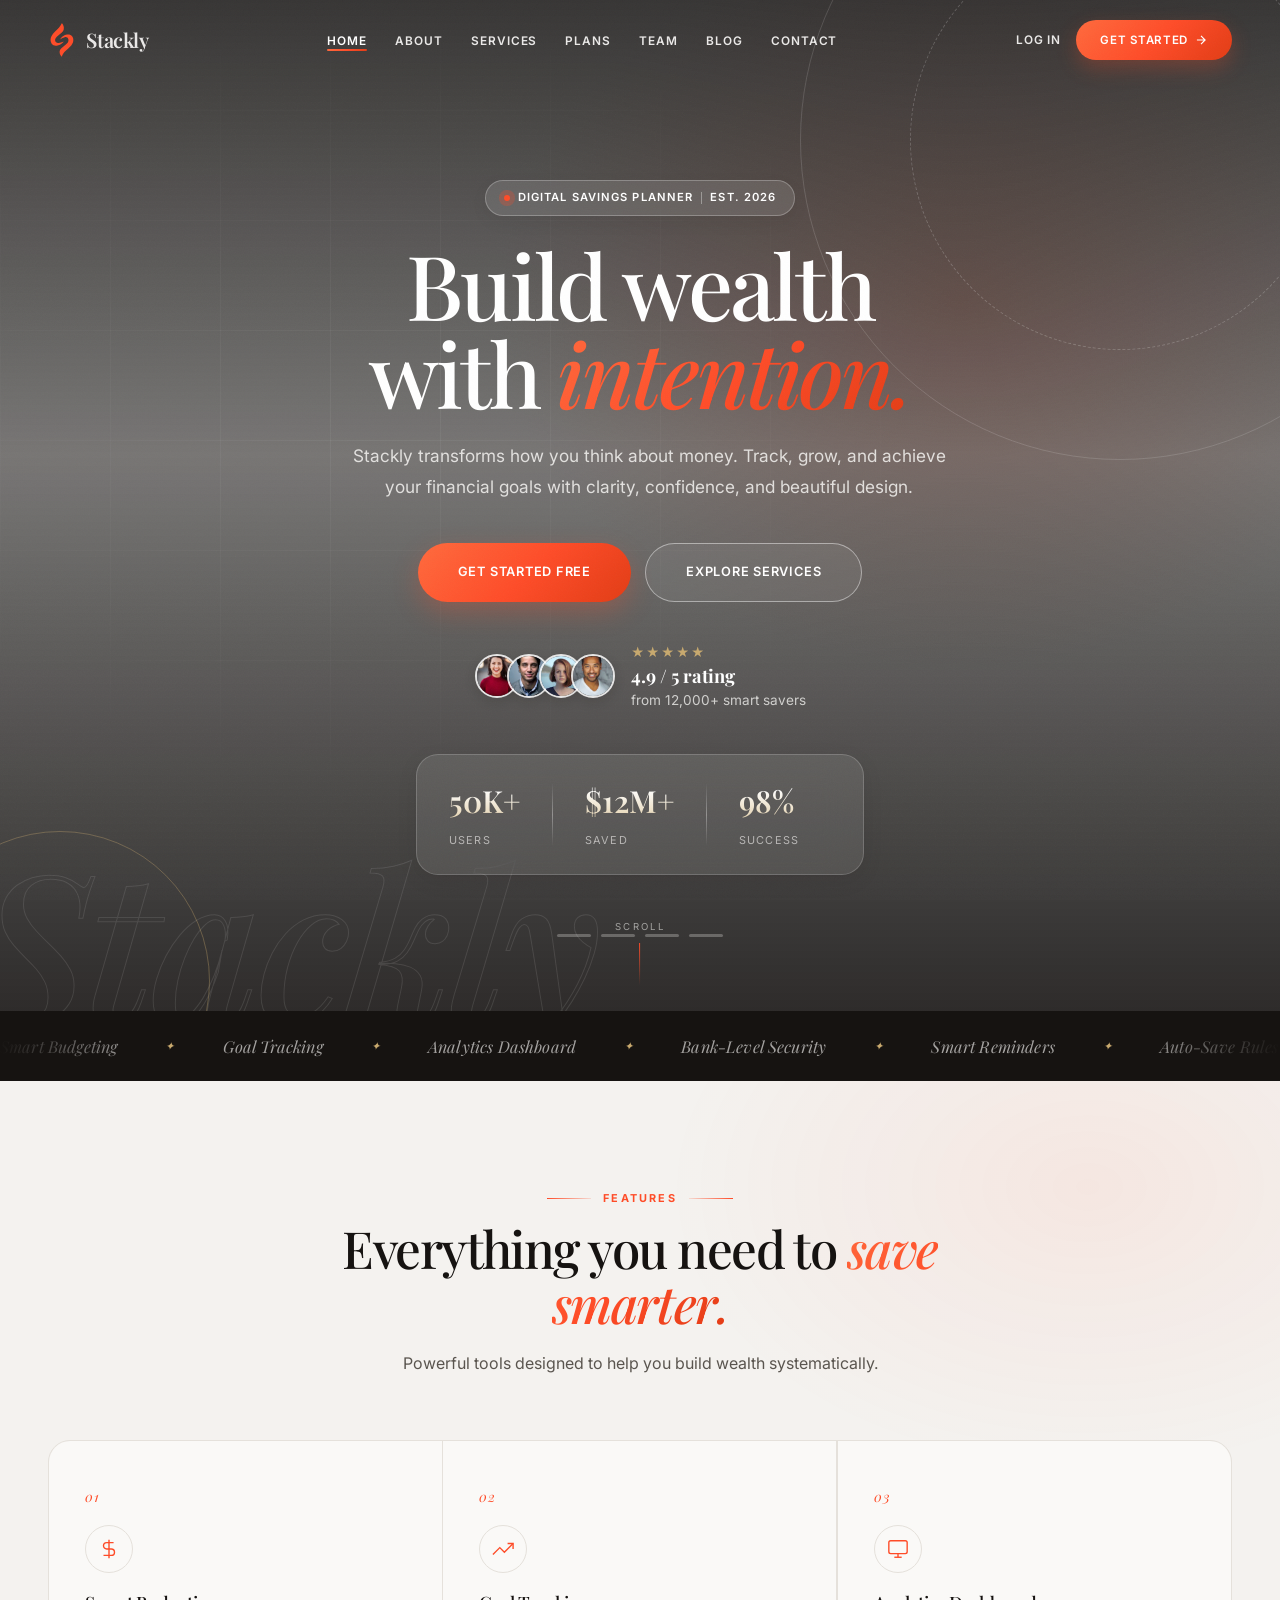
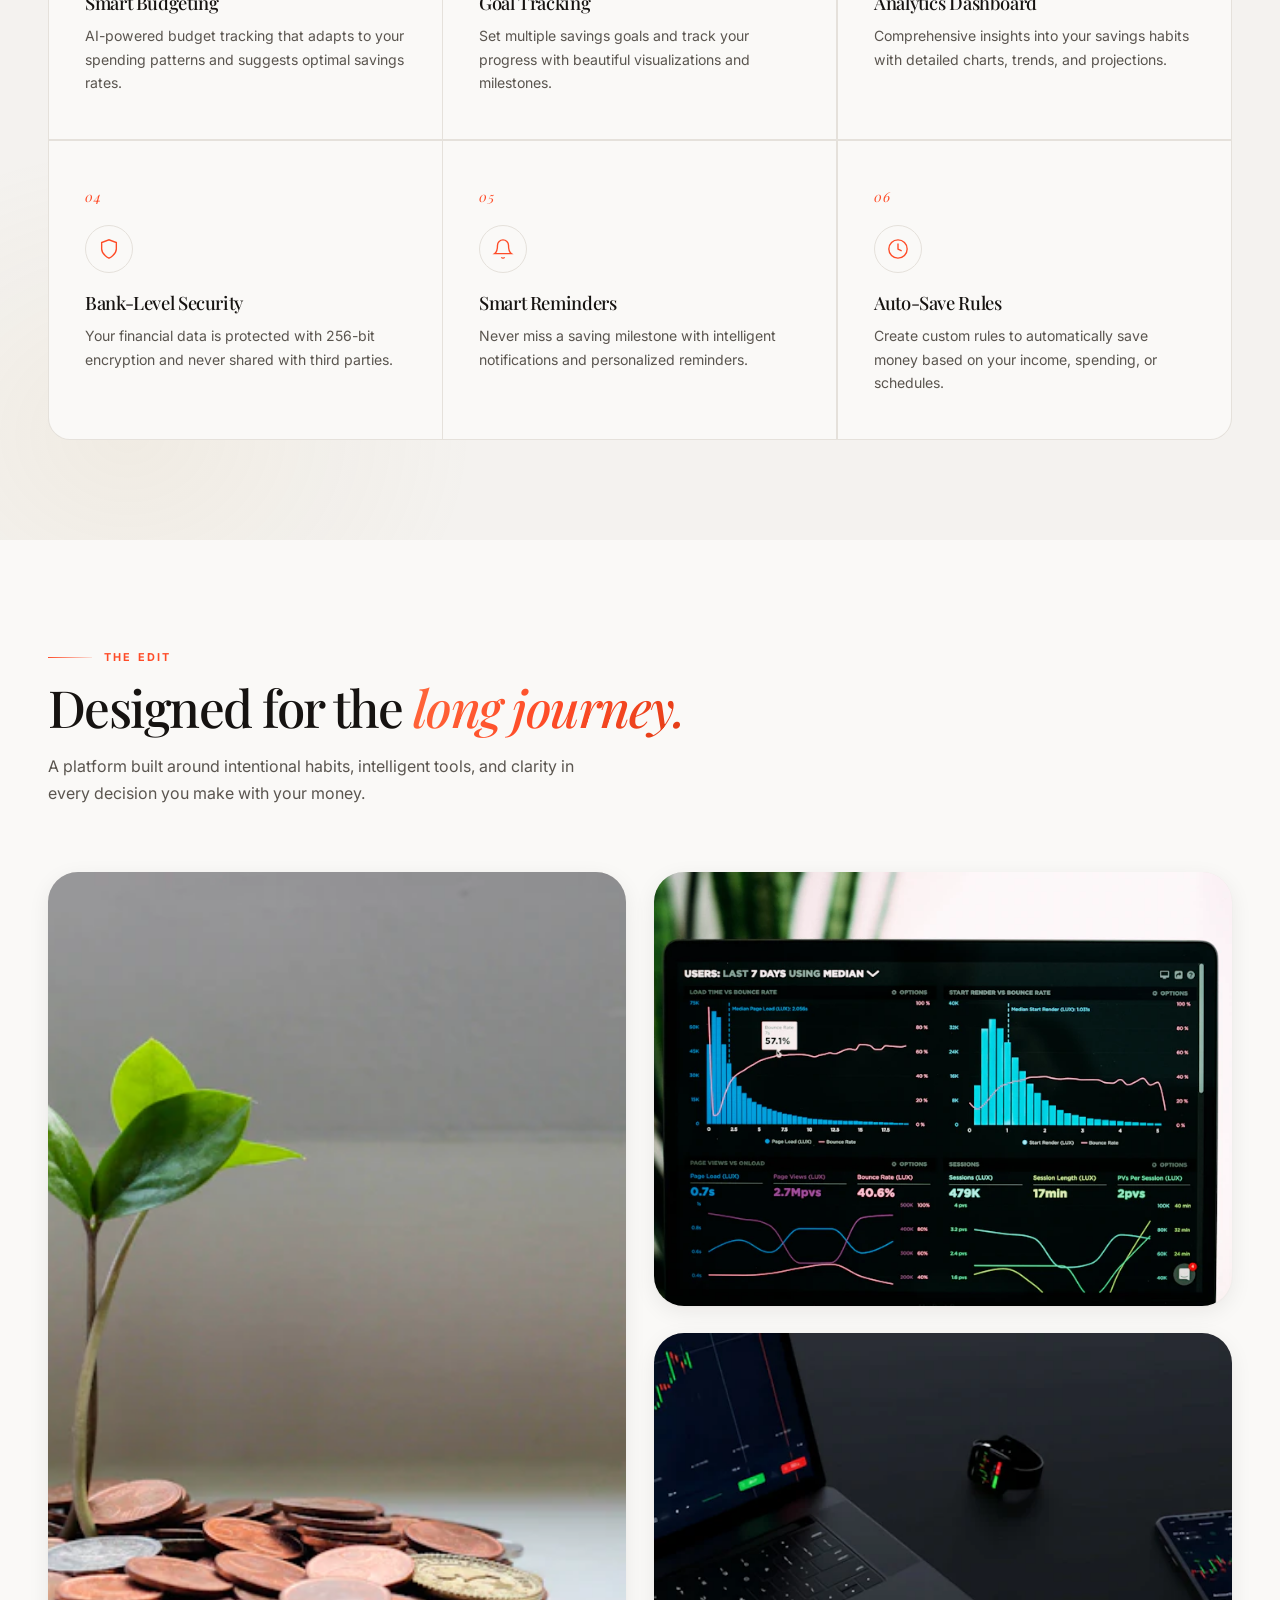
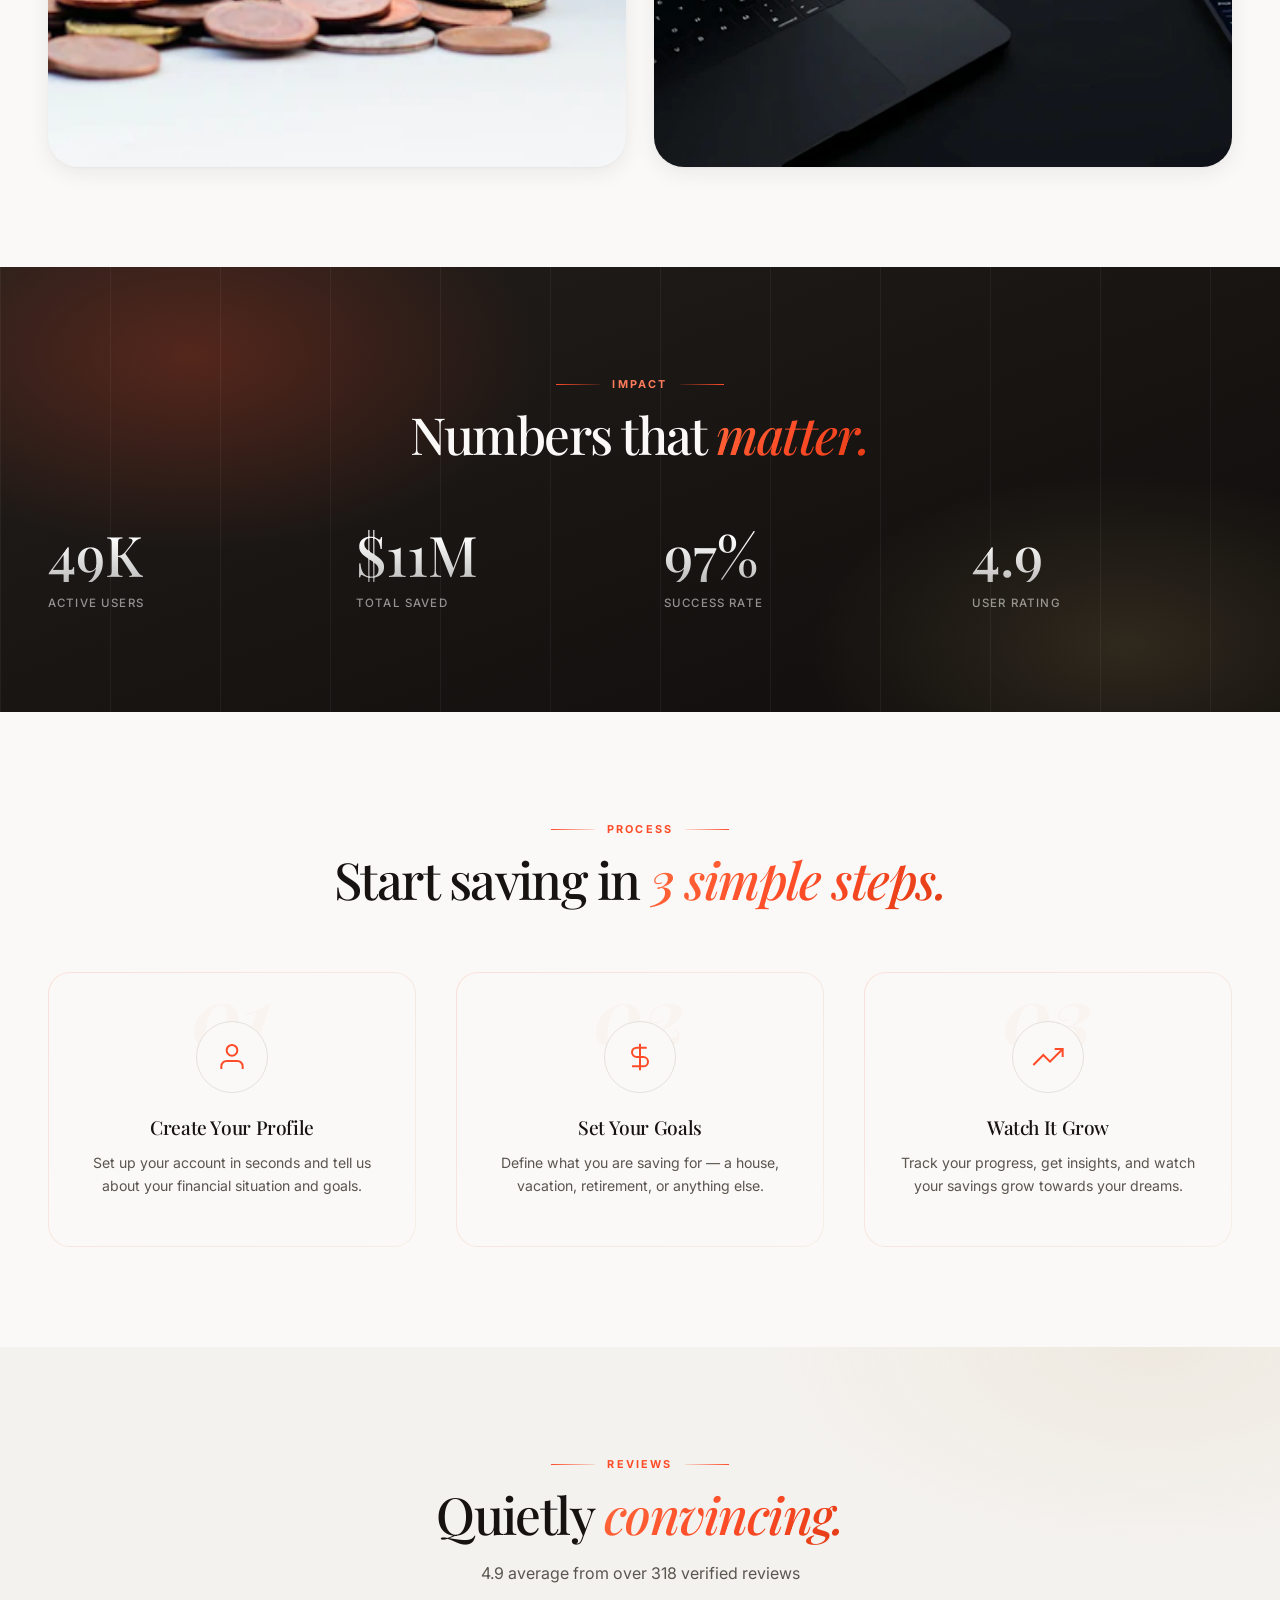
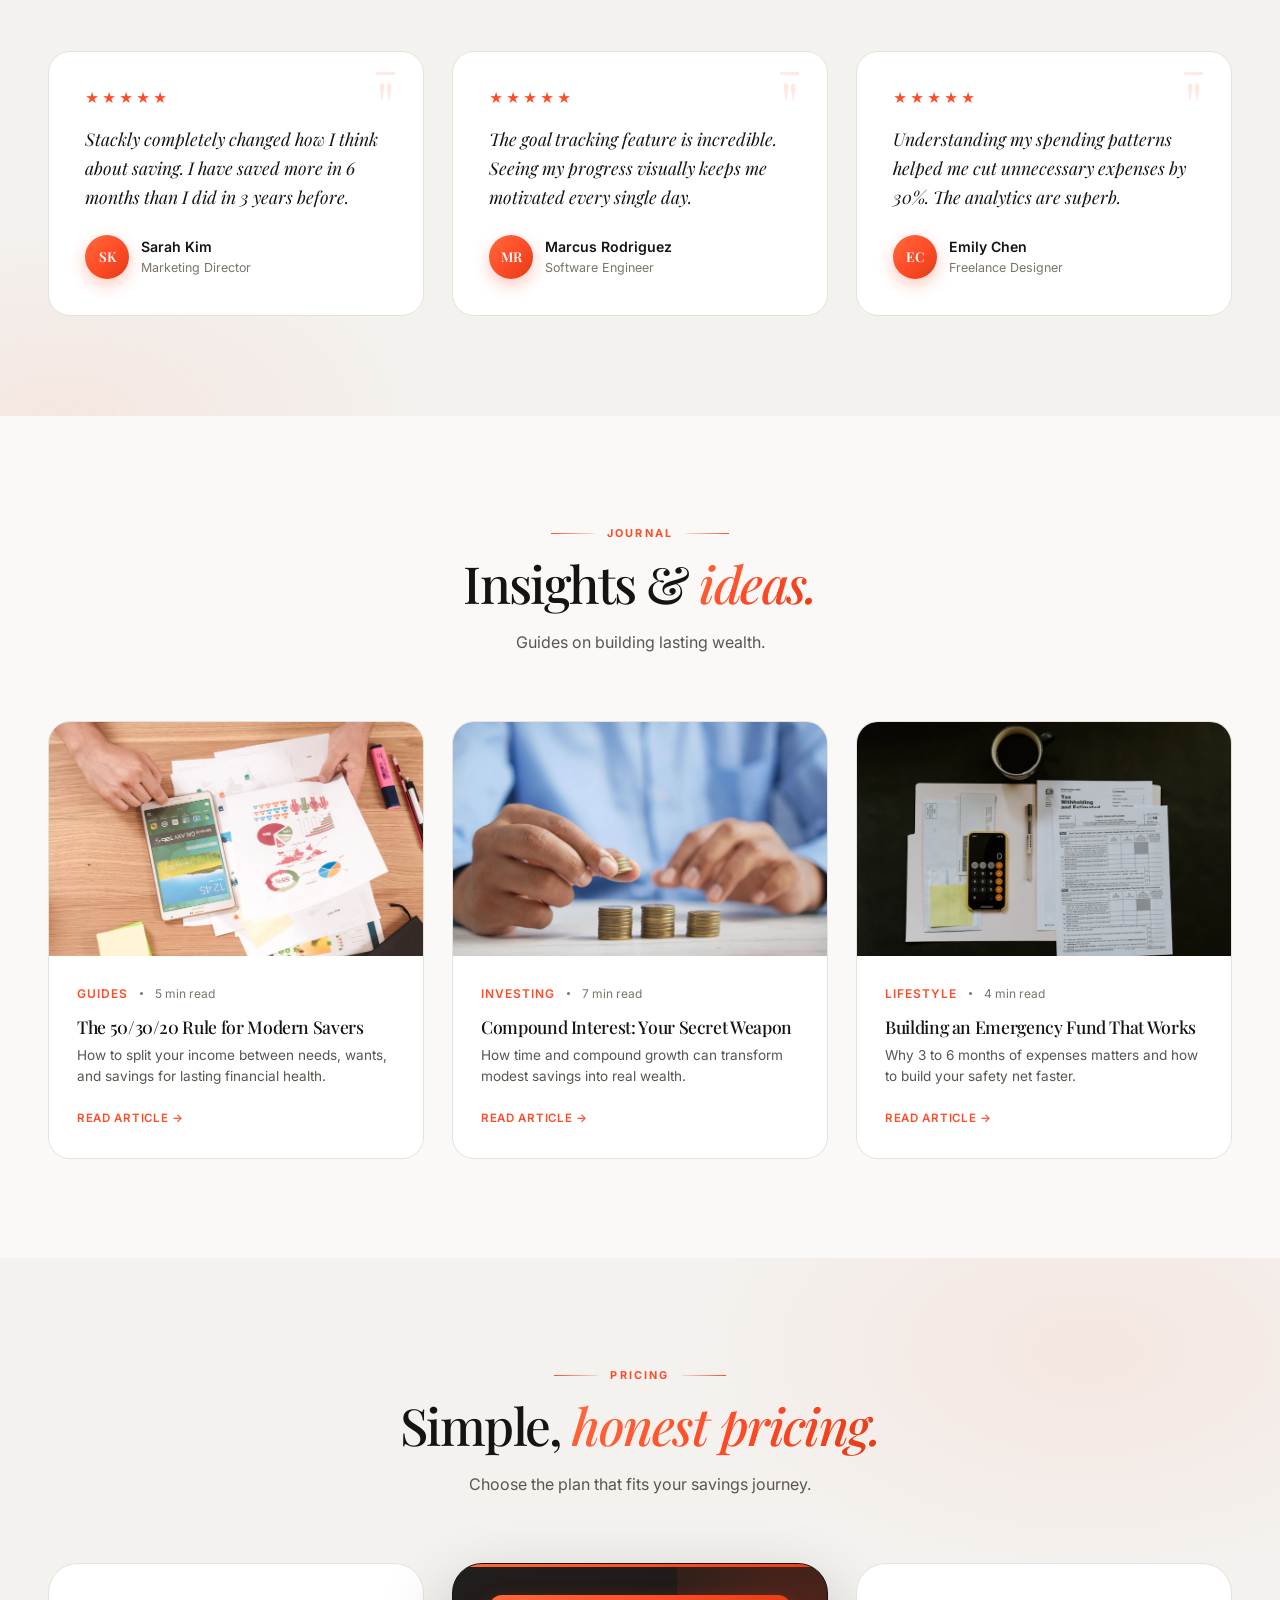
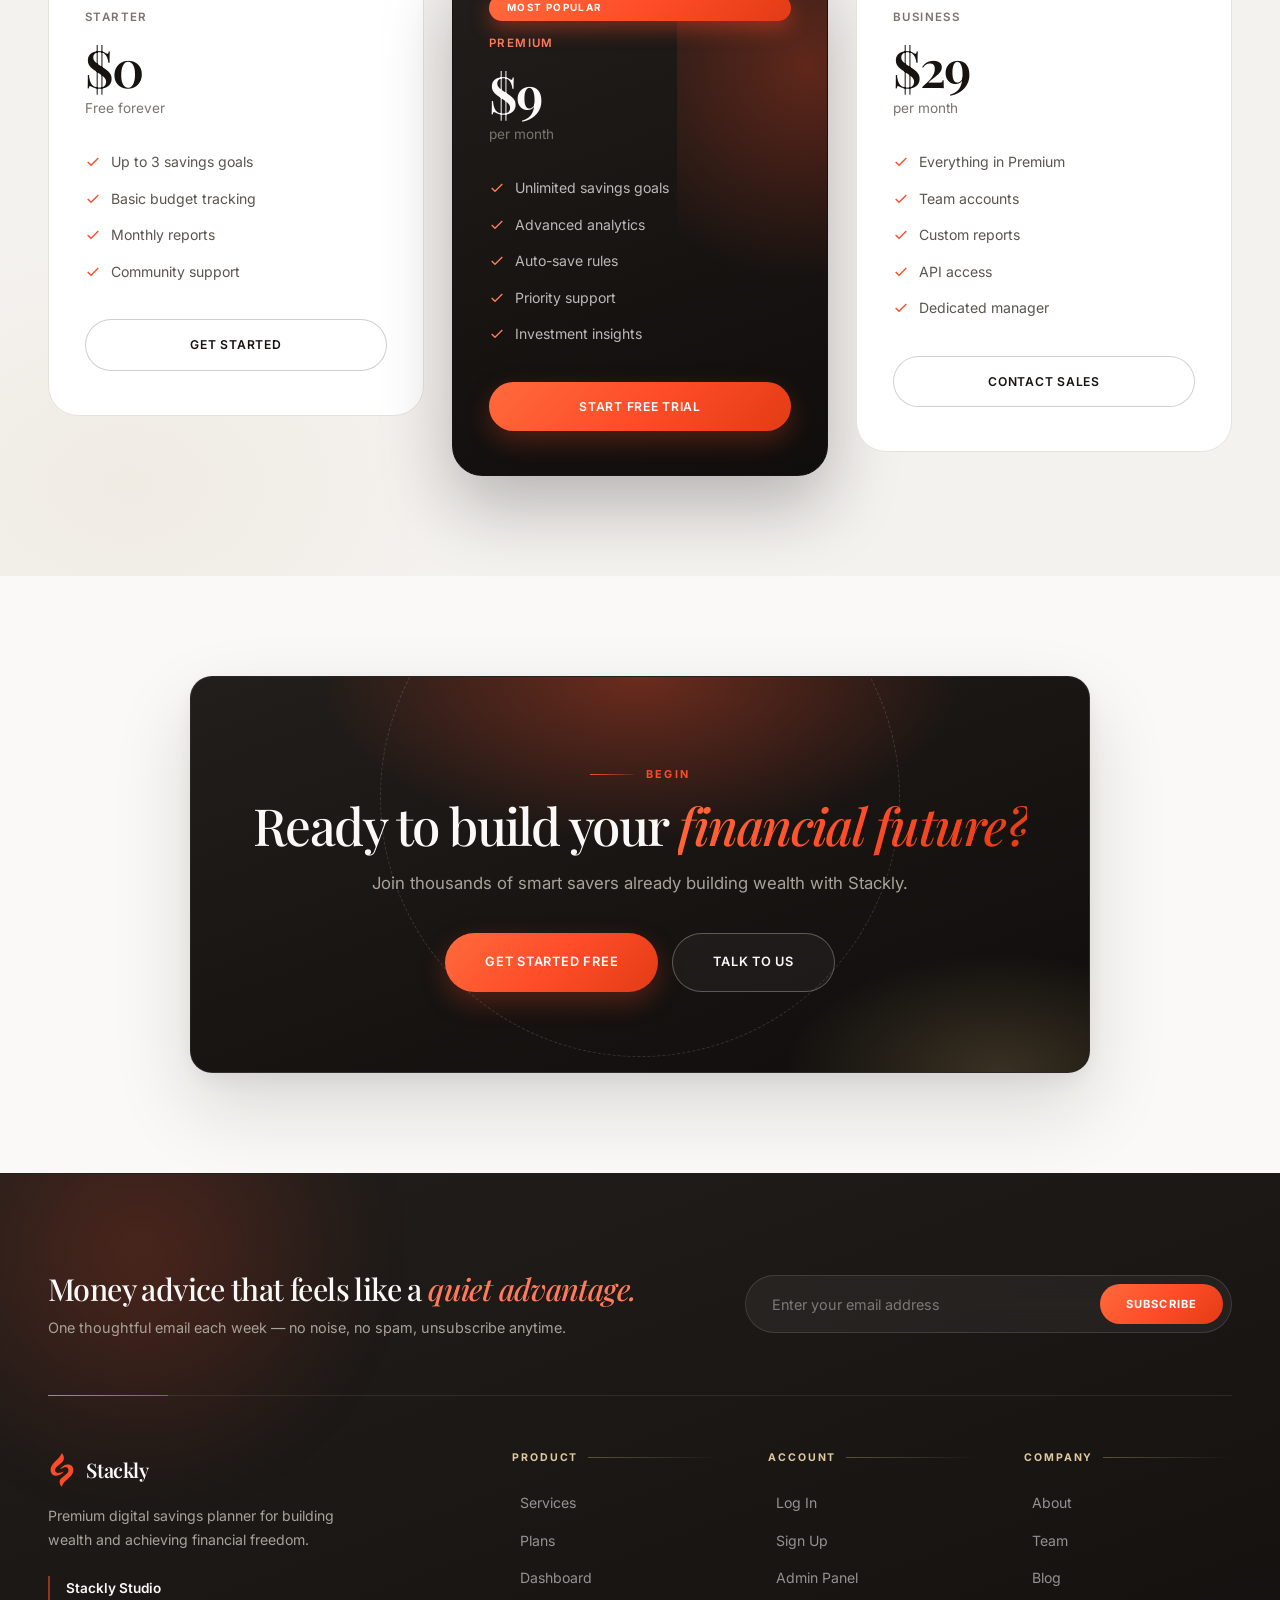
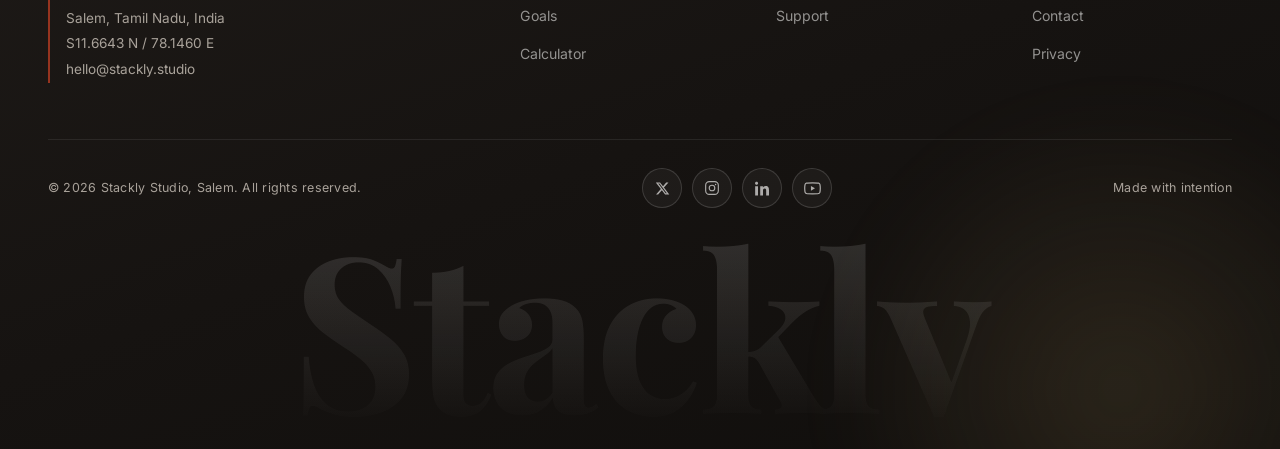
<file: index.html>
<!DOCTYPE html>
<html lang="en">
<head>
    <meta charset="UTF-8">
    <meta name="viewport" content="width=device-width, initial-scale=1.0">
    <title>Stackly — Digital Savings Planner</title>
    <link rel="stylesheet" href="css/style.css">
    <noscript><style>.sec-head .sec-title,.sec-head .sec-sub{opacity:1!important;transform:none!important}.sec-head .sec-label::before,.sec-head .sec-label::after{transform:none!important}.reveal{opacity:1!important;transform:none!important}.preloader{display:none!important}.hero-bg:nth-child(1){opacity:1}</style></noscript>
</head>
<body class="dark-hero">
    <!-- Preloader -->
    <div class="preloader" id="preloader">
        <div class="pre-logo">
            <div class="pre-ring"></div>
            <svg viewBox="398 82 212 290" xmlns="http://www.w3.org/2000/svg"><path fill="#fe4c28" d="M419.71,256.18 C408,235.74 410.22,215.61 419.89,195.68 C426.37,182.32 436.26,171.44 446.51,160.9 C457.08,150.04 468.78,140.35 478.79,128.9 C487.41,119.04 494.8,108.46 500.03,96.43 C500.74,94.8 501,92.85 502.79,91.71 C503.21,91.84 503.88,91.82 504.1,92.13 C514.53,106.34 522,121.48 518.29,139.86 C515.93,151.5 508.99,160.31 500.3,167.94 C487.79,178.93 473.63,187.95 462.05,200.04 C456.22,206.12 451.19,212.66 449.15,221.05 C445.38,236.57 454.27,249.2 470.2,250.78 C485.24,252.27 499.3,248.88 512.63,242 C514.02,241.28 515.21,239.79 517.06,240.55 C517.83,242.06 516.69,242.79 515.92,243.56 C502.48,256.92 487.52,267.97 468.59,271.95 C447.92,276.29 431.27,272.38 419.71,256.18z"/><path fill="#fe4c28" d="M536.35,311.35 C521.09,325.62 508.63,341.45 501.64,361.3 C500.58,360.86 499.8,360.78 499.46,360.35 C491.32,350.11 485.46,338.91 484.71,325.53 C484.03,313.54 489.24,303.91 496.95,295.36 C506.74,284.51 519.09,276.7 530.33,267.57 C539.68,259.98 548.93,252.35 553.65,240.72 C556.25,234.32 556.8,227.72 555.17,221.12 C551.96,208.2 539.4,200.89 526.17,203.88 C513.91,206.65 503.24,212.7 493.08,219.82 C492.04,220.55 491.27,221.85 489.66,221.56 C488.66,220.29 489.65,219.35 490.29,218.48 C503.85,199.98 521.51,187.67 544.32,183.64 C574.74,178.25 599.44,199.88 594.8,234.35 C592.54,251.2 583.63,264.79 572.58,277.16 C561.56,289.49 548.61,299.8 536.35,311.35z"/></svg>
        </div>
        <div class="pre-text">Stackly</div>
        <div class="pre-sub">Digital Savings Planner</div>
        <div class="pre-bar"><div class="pre-fill"></div></div>
        <div class="pre-pct">0%</div>
    </div>

    <!-- 1. Header -->
    <nav class="navbar">
        <div class="nav-wrap">
            <a href="index.html" class="logo">
                <div class="logo-icon"><svg viewBox="398 82 212 290" xmlns="http://www.w3.org/2000/svg"><path fill="#fe4c28" d="M419.71,256.18 C408,235.74 410.22,215.61 419.89,195.68 C426.37,182.32 436.26,171.44 446.51,160.9 C457.08,150.04 468.78,140.35 478.79,128.9 C487.41,119.04 494.8,108.46 500.03,96.43 C500.74,94.8 501,92.85 502.79,91.71 C503.21,91.84 503.88,91.82 504.1,92.13 C514.53,106.34 522,121.48 518.29,139.86 C515.93,151.5 508.99,160.31 500.3,167.94 C487.79,178.93 473.63,187.95 462.05,200.04 C456.22,206.12 451.19,212.66 449.15,221.05 C445.38,236.57 454.27,249.2 470.2,250.78 C485.24,252.27 499.3,248.88 512.63,242 C514.02,241.28 515.21,239.79 517.06,240.55 C517.83,242.06 516.69,242.79 515.92,243.56 C502.48,256.92 487.52,267.97 468.59,271.95 C447.92,276.29 431.27,272.38 419.71,256.18z"/><path fill="#fe4c28" d="M536.35,311.35 C521.09,325.62 508.63,341.45 501.64,361.3 C500.58,360.86 499.8,360.78 499.46,360.35 C491.32,350.11 485.46,338.91 484.71,325.53 C484.03,313.54 489.24,303.91 496.95,295.36 C506.74,284.51 519.09,276.7 530.33,267.57 C539.68,259.98 548.93,252.35 553.65,240.72 C556.25,234.32 556.8,227.72 555.17,221.12 C551.96,208.2 539.4,200.89 526.17,203.88 C513.91,206.65 503.24,212.7 493.08,219.82 C492.04,220.55 491.27,221.85 489.66,221.56 C488.66,220.29 489.65,219.35 490.29,218.48 C503.85,199.98 521.51,187.67 544.32,183.64 C574.74,178.25 599.44,199.88 594.8,234.35 C592.54,251.2 583.63,264.79 572.58,277.16 C561.56,289.49 548.61,299.8 536.35,311.35z"/></svg></div>
                <span class="logo-txt">Stackly</span>
            </a>
            <ul class="nav-links">
                <li><a href="index.html" class="active">Home</a></li>
                <li><a href="about.html">About</a></li>
                <li><a href="services.html">Services</a></li>
                <li><a href="plans.html">Plans</a></li>
                <li><a href="team.html">Team</a></li>
                <li><a href="blog.html">Blog</a></li>
                <li><a href="contact.html">Contact</a></li>
            </ul>
            <div class="nav-right">
                <a href="login.html" class="nav-login">Log In</a>
                <a href="login.html" class="btn-start">Get Started <svg width="14" height="14" viewBox="0 0 24 24" fill="none" stroke="currentColor" stroke-width="2"><path d="M5 12h14M12 5l7 7-7 7"/></svg></a>
            </div>
            <button class="burger" aria-label="Menu"><span></span><span></span><span></span></button>
        </div>
    </nav>

    <!-- 2. Hero -->
    <section class="hero has-bg">
        <div class="hero-bgs" aria-hidden="true">
            <div class="hero-bg" style="background-image:url('assets/photo-1454165804606-c3d57bc86b40-1920.webp')"></div>
            <div class="hero-bg" style="background-image:url('assets/photo-1579621970563-ebec7560ff3e-1920.webp')"></div>
            <div class="hero-bg" style="background-image:url('assets/photo-1460925895917-afdab827c52f-1920.webp')"></div>
            <div class="hero-bg" style="background-image:url('assets/photo-1507525428034-b723cf961d3e-1920.webp')"></div>
        </div>
        <div class="hero-shade"></div>
        <div class="hero-decor" aria-hidden="true">
            <span class="hd-ring r1"></span>
            <span class="hd-ring r2"></span>
            <span class="hd-ring r3"></span>
            <span class="hd-grid"></span>
            <span class="hd-word">Stackly</span>
        </div>
        <div class="container">
            <div class="hero-content">
                <div class="hero-badge"><span class="dot"></span> Digital Savings Planner <span class="sep"></span> Est. 2026</div>
                <h1 class="hero-title">
                    <span class="ln"><span>Build wealth</span></span>
                    <span class="ln"><span>with <em class="it">intention.</em></span></span>
                </h1>
                <p class="hero-sub">Stackly transforms how you think about money. Track, grow, and achieve your financial goals with clarity, confidence, and beautiful design.</p>
                <div class="hero-btns">
                    <a href="login.html" class="btn btn-brand btn-lg">Get Started Free</a>
                    <a href="services.html" class="btn btn-outline btn-lg">Explore Services</a>
                </div>
                <div class="hero-trust">
                    <div class="trust-avatars">
                        <img src="assets/photo-1494790108377-be9c29b29330-120.webp" alt="Stackly member" loading="lazy">
                        <img src="assets/photo-1500648767791-00dcc994a43e-120.webp" alt="Stackly member" loading="lazy">
                        <img src="assets/photo-1438761681033-6461ffad8d80-120.webp" alt="Stackly member" loading="lazy">
                        <img src="assets/photo-1507003211169-0a1dd7228f2d-120.webp" alt="Stackly member" loading="lazy">
                    </div>
                    <div class="trust-txt">
                        <span class="trust-stars">★★★★★</span>
                        <strong>4.9 / 5 rating</strong>
                        from 12,000+ smart savers
                    </div>
                </div>
                <div class="hero-stats">
                    <div><span class="hero-stat-val" data-count="50" data-suffix="K+">0</span><span class="hero-stat-lbl">Users</span></div>
                    <div><span class="hero-stat-val" data-count="12" data-prefix="$" data-suffix="M+">0</span><span class="hero-stat-lbl">Saved</span></div>
                    <div><span class="hero-stat-val" data-count="98" data-suffix="%">0</span><span class="hero-stat-lbl">Success</span></div>
                </div>
            </div>
        </div>
        <div class="hero-dots" aria-hidden="true"><span></span><span></span><span></span><span></span></div>
        <div class="hero-scroll" aria-hidden="true">Scroll</div>
    </section>

    <!-- 3. Marquee -->
    <div class="marquee">
        <div class="marquee-track">
            <span class="marquee-item">Smart Budgeting</span>
            <span class="marquee-item">Goal Tracking</span>
            <span class="marquee-item">Analytics Dashboard</span>
            <span class="marquee-item">Bank-Level Security</span>
            <span class="marquee-item">Smart Reminders</span>
            <span class="marquee-item">Auto-Save Rules</span>
            <span class="marquee-item">Wealth Building</span>
            <span class="marquee-item">Investment Insights</span>
            <span class="marquee-item">Smart Budgeting</span>
            <span class="marquee-item">Goal Tracking</span>
            <span class="marquee-item">Analytics Dashboard</span>
            <span class="marquee-item">Bank-Level Security</span>
            <span class="marquee-item">Smart Reminders</span>
            <span class="marquee-item">Auto-Save Rules</span>
            <span class="marquee-item">Wealth Building</span>
            <span class="marquee-item">Investment Insights</span>
        </div>
    </div>

    <!-- 4. Features -->
    <section class="section feat-bg">
        <div class="container">
            <div class="sec-head center reveal">
                <span class="sec-label">Features</span>
                <h2 class="sec-title">Everything you need to <em class="it">save smarter.</em></h2>
                <p class="sec-sub">Powerful tools designed to help you build wealth systematically.</p>
            </div>
            <div class="feat-grid">
                <div class="feat-card reveal"><span class="feat-num">01</span><div class="feat-icon"><svg width="22" height="22" viewBox="0 0 24 24" fill="none" stroke="currentColor" stroke-width="1.5"><path d="M12 2v20M17 5H9.5a3.5 3.5 0 000 7h5a3.5 3.5 0 010 7H6"/></svg></div><h3>Smart Budgeting</h3><p>AI-powered budget tracking that adapts to your spending patterns and suggests optimal savings rates.</p></div>
                <div class="feat-card reveal rd1"><span class="feat-num">02</span><div class="feat-icon"><svg width="22" height="22" viewBox="0 0 24 24" fill="none" stroke="currentColor" stroke-width="1.5"><path d="M23 6l-9.5 9.5-5-5L1 18"/><path d="M17 6h6v6"/></svg></div><h3>Goal Tracking</h3><p>Set multiple savings goals and track your progress with beautiful visualizations and milestones.</p></div>
                <div class="feat-card reveal rd2"><span class="feat-num">03</span><div class="feat-icon"><svg width="22" height="22" viewBox="0 0 24 24" fill="none" stroke="currentColor" stroke-width="1.5"><rect x="2" y="3" width="20" height="14" rx="2"/><line x1="8" y1="21" x2="16" y2="21"/><line x1="12" y1="17" x2="12" y2="21"/></svg></div><h3>Analytics Dashboard</h3><p>Comprehensive insights into your savings habits with detailed charts, trends, and projections.</p></div>
                <div class="feat-card reveal"><span class="feat-num">04</span><div class="feat-icon"><svg width="22" height="22" viewBox="0 0 24 24" fill="none" stroke="currentColor" stroke-width="1.5"><path d="M12 22s8-4 8-10V5l-8-3-8 3v7c0 6 8 10 8 10z"/></svg></div><h3>Bank-Level Security</h3><p>Your financial data is protected with 256-bit encryption and never shared with third parties.</p></div>
                <div class="feat-card reveal rd1"><span class="feat-num">05</span><div class="feat-icon"><svg width="22" height="22" viewBox="0 0 24 24" fill="none" stroke="currentColor" stroke-width="1.5"><path d="M18 8A6 6 0 006 8c0 7-3 9-3 9h18s-3-2-3-9"/><path d="M13.73 21a2 2 0 01-3.46 0"/></svg></div><h3>Smart Reminders</h3><p>Never miss a saving milestone with intelligent notifications and personalized reminders.</p></div>
                <div class="feat-card reveal rd2"><span class="feat-num">06</span><div class="feat-icon"><svg width="22" height="22" viewBox="0 0 24 24" fill="none" stroke="currentColor" stroke-width="1.5"><circle cx="12" cy="12" r="10"/><polyline points="12 6 12 12 16 14"/></svg></div><h3>Auto-Save Rules</h3><p>Create custom rules to automatically save money based on your income, spending, or schedules.</p></div>
            </div>
        </div>
    </section>

    <!-- 5. Showcase -->
    <section class="section">
        <div class="container">
            <div class="sec-head reveal">
                <span class="sec-label">The Edit</span>
                <h2 class="sec-title">Designed for the <em class="it">long journey.</em></h2>
                <p class="sec-sub">A platform built around intentional habits, intelligent tools, and clarity in every decision you make with your money.</p>
            </div>
            <div class="show-grid">
                <div class="show-card reveal">
                    <img src="assets/photo-1579621970563-ebec7560ff3e-800.webp" alt="Savings growth" loading="lazy">
                    <div class="show-ov"><span class="show-tag">Budgeting</span><div class="show-title">Track Every Dollar</div><div class="show-desc">Precision budgeting that adapts to your lifestyle</div></div>
                </div>
                <div class="show-card reveal rd1">
                    <img src="assets/photo-1551288049-bebda4e38f71-800.webp" alt="Analytics" loading="lazy">
                    <div class="show-ov"><span class="show-tag">Analytics</span><div class="show-title">Insightful Reports</div><div class="show-desc">Data-driven decisions for your finances</div></div>
                </div>
                <div class="show-card reveal rd2">
                    <img src="assets/photo-1642790106117-e829e14a795f-800.webp" alt="Investment" loading="lazy">
                    <div class="show-ov"><span class="show-tag">Automation</span><div class="show-title">Set &amp; Forget</div><div class="show-desc">Auto-save rules that work while you sleep</div></div>
                </div>
            </div>
        </div>
    </section>

    <!-- 6. Stats -->
    <section class="section stats-bg">
        <div class="container">
            <div class="sec-head center reveal">
                <span class="sec-label">Impact</span>
                <h2 class="sec-title" style="color:var(--text-inv);">Numbers that <em class="it">matter.</em></h2>
            </div>
            <div class="stats-grid">
                <div class="reveal"><div class="stat-val" data-count="50" data-suffix="K">0</div><div class="stat-lbl">Active Users</div></div>
                <div class="reveal rd1"><div class="stat-val" data-count="12" data-prefix="$" data-suffix="M">0</div><div class="stat-lbl">Total Saved</div></div>
                <div class="reveal rd2"><div class="stat-val" data-count="98" data-suffix="%">0</div><div class="stat-lbl">Success Rate</div></div>
                <div class="reveal rd3"><div class="stat-val" data-count="4.9" data-decimal="1">0</div><div class="stat-lbl">User Rating</div></div>
            </div>
        </div>
    </section>

    <!-- 7. How It Works -->
    <section class="section">
        <div class="container">
            <div class="sec-head center reveal">
                <span class="sec-label">Process</span>
                <h2 class="sec-title">Start saving in <em class="it">3 simple steps.</em></h2>
            </div>
            <div class="steps-grid">
                <div class="step-card reveal"><span class="step-num">01</span><div class="step-icon"><svg width="32" height="32" viewBox="0 0 24 24" fill="none" stroke="currentColor" stroke-width="1.5"><path d="M20 21v-2a4 4 0 00-4-4H8a4 4 0 00-4 4v2"/><circle cx="12" cy="7" r="4"/></svg></div><h3>Create Your Profile</h3><p>Set up your account in seconds and tell us about your financial situation and goals.</p></div>
                <div class="step-card reveal rd1"><span class="step-num">02</span><div class="step-icon"><svg width="32" height="32" viewBox="0 0 24 24" fill="none" stroke="currentColor" stroke-width="1.5"><path d="M12 2v20M17 5H9.5a3.5 3.5 0 000 7h5a3.5 3.5 0 010 7H6"/></svg></div><h3>Set Your Goals</h3><p>Define what you are saving for — a house, vacation, retirement, or anything else.</p></div>
                <div class="step-card reveal rd2"><span class="step-num">03</span><div class="step-icon"><svg width="32" height="32" viewBox="0 0 24 24" fill="none" stroke="currentColor" stroke-width="1.5"><path d="M23 6l-9.5 9.5-5-5L1 18"/><path d="M17 6h6v6"/></svg></div><h3>Watch It Grow</h3><p>Track your progress, get insights, and watch your savings grow towards your dreams.</p></div>
            </div>
        </div>
    </section>

    <!-- 8. Testimonials -->
    <section class="section testi-bg">
        <div class="container">
            <div class="sec-head center reveal">
                <span class="sec-label">Reviews</span>
                <h2 class="sec-title">Quietly <em class="it">convincing.</em></h2>
                <p class="sec-sub">4.9 average from over 318 verified reviews</p>
            </div>
            <div class="testi-grid">
                <div class="testi-card reveal">
                    <div class="testi-stars">★★★★★</div>
                    <p class="testi-quote">Stackly completely changed how I think about saving. I have saved more in 6 months than I did in 3 years before.</p>
                    <div class="testi-author"><div class="testi-avatar">SK</div><div><div class="testi-name">Sarah Kim</div><div class="testi-role">Marketing Director</div></div></div>
                </div>
                <div class="testi-card reveal rd1">
                    <div class="testi-stars">★★★★★</div>
                    <p class="testi-quote">The goal tracking feature is incredible. Seeing my progress visually keeps me motivated every single day.</p>
                    <div class="testi-author"><div class="testi-avatar">MR</div><div><div class="testi-name">Marcus Rodriguez</div><div class="testi-role">Software Engineer</div></div></div>
                </div>
                <div class="testi-card reveal rd2">
                    <div class="testi-stars">★★★★★</div>
                    <p class="testi-quote">Understanding my spending patterns helped me cut unnecessary expenses by 30%. The analytics are superb.</p>
                    <div class="testi-author"><div class="testi-avatar">EC</div><div><div class="testi-name">Emily Chen</div><div class="testi-role">Freelance Designer</div></div></div>
                </div>
            </div>
        </div>
    </section>

    <!-- 9. Blog Preview -->
    <section class="section">
        <div class="container">
            <div class="sec-head center reveal">
                <span class="sec-label">Journal</span>
                <h2 class="sec-title">Insights &amp; <em class="it">ideas.</em></h2>
                <p class="sec-sub">Guides on building lasting wealth.</p>
            </div>
            <div class="blog-grid">
                <div class="blog-card reveal">
                    <div class="blog-card-img"><img src="assets/photo-1434626881859-194d67b2b86f-800.webp" alt="Budget planning" loading="lazy"></div>
                    <div class="blog-card-body"><div class="blog-meta"><span class="cat">Guides</span><span class="dot"></span><span>5 min read</span></div><h3>The 50/30/20 Rule for Modern Savers</h3><p>How to split your income between needs, wants, and savings for lasting financial health.</p><a href="article.html?id=50-30-20-rule" class="blog-link">Read Article →</a></div>
                </div>
                <div class="blog-card reveal rd1">
                    <div class="blog-card-img"><img src="assets/photo-1633158829585-23ba8f7c8caf-800.webp" alt="Investment growth" loading="lazy"></div>
                    <div class="blog-card-body"><div class="blog-meta"><span class="cat">Investing</span><span class="dot"></span><span>7 min read</span></div><h3>Compound Interest: Your Secret Weapon</h3><p>How time and compound growth can transform modest savings into real wealth.</p><a href="article.html?id=compound-interest" class="blog-link">Read Article →</a></div>
                </div>
                <div class="blog-card reveal rd2">
                    <div class="blog-card-img"><img src="assets/photo-1554224154-26032ffc0d07-800.webp" alt="Financial planning" loading="lazy"></div>
                    <div class="blog-card-body"><div class="blog-meta"><span class="cat">Lifestyle</span><span class="dot"></span><span>4 min read</span></div><h3>Building an Emergency Fund That Works</h3><p>Why 3 to 6 months of expenses matters and how to build your safety net faster.</p><a href="article.html?id=emergency-fund-works" class="blog-link">Read Article →</a></div>
                </div>
            </div>
        </div>
    </section>

    <!-- 10. Plans Preview -->
    <section class="section feat-bg">
        <div class="container">
            <div class="sec-head center reveal">
                <span class="sec-label">Pricing</span>
                <h2 class="sec-title">Simple, <em class="it">honest pricing.</em></h2>
                <p class="sec-sub">Choose the plan that fits your savings journey.</p>
            </div>
            <div class="plan-grid">
                <div class="plan-card reveal">
                    <div class="plan-name">Starter</div>
                    <div class="plan-price">$0</div>
                    <div class="plan-period">Free forever</div>
                    <div class="plan-feats">
                        <div class="plan-feat"><svg width="16" height="16" viewBox="0 0 24 24" fill="none" stroke="currentColor" stroke-width="2"><polyline points="20 6 9 17 4 12"/></svg>Up to 3 savings goals</div>
                        <div class="plan-feat"><svg width="16" height="16" viewBox="0 0 24 24" fill="none" stroke="currentColor" stroke-width="2"><polyline points="20 6 9 17 4 12"/></svg>Basic budget tracking</div>
                        <div class="plan-feat"><svg width="16" height="16" viewBox="0 0 24 24" fill="none" stroke="currentColor" stroke-width="2"><polyline points="20 6 9 17 4 12"/></svg>Monthly reports</div>
                        <div class="plan-feat"><svg width="16" height="16" viewBox="0 0 24 24" fill="none" stroke="currentColor" stroke-width="2"><polyline points="20 6 9 17 4 12"/></svg>Community support</div>
                    </div>
                    <a href="login.html" class="btn btn-outline">Get Started</a>
                </div>
                <div class="plan-card popular reveal rd1">
                    <div class="plan-badge">Most Popular</div>
                    <div class="plan-name">Premium</div>
                    <div class="plan-price">$9</div>
                    <div class="plan-period">per month</div>
                    <div class="plan-feats">
                        <div class="plan-feat"><svg width="16" height="16" viewBox="0 0 24 24" fill="none" stroke="currentColor" stroke-width="2"><polyline points="20 6 9 17 4 12"/></svg>Unlimited savings goals</div>
                        <div class="plan-feat"><svg width="16" height="16" viewBox="0 0 24 24" fill="none" stroke="currentColor" stroke-width="2"><polyline points="20 6 9 17 4 12"/></svg>Advanced analytics</div>
                        <div class="plan-feat"><svg width="16" height="16" viewBox="0 0 24 24" fill="none" stroke="currentColor" stroke-width="2"><polyline points="20 6 9 17 4 12"/></svg>Auto-save rules</div>
                        <div class="plan-feat"><svg width="16" height="16" viewBox="0 0 24 24" fill="none" stroke="currentColor" stroke-width="2"><polyline points="20 6 9 17 4 12"/></svg>Priority support</div>
                        <div class="plan-feat"><svg width="16" height="16" viewBox="0 0 24 24" fill="none" stroke="currentColor" stroke-width="2"><polyline points="20 6 9 17 4 12"/></svg>Investment insights</div>
                    </div>
                    <a href="login.html" class="btn btn-brand">Start Free Trial</a>
                </div>
                <div class="plan-card reveal rd2">
                    <div class="plan-name">Business</div>
                    <div class="plan-price">$29</div>
                    <div class="plan-period">per month</div>
                    <div class="plan-feats">
                        <div class="plan-feat"><svg width="16" height="16" viewBox="0 0 24 24" fill="none" stroke="currentColor" stroke-width="2"><polyline points="20 6 9 17 4 12"/></svg>Everything in Premium</div>
                        <div class="plan-feat"><svg width="16" height="16" viewBox="0 0 24 24" fill="none" stroke="currentColor" stroke-width="2"><polyline points="20 6 9 17 4 12"/></svg>Team accounts</div>
                        <div class="plan-feat"><svg width="16" height="16" viewBox="0 0 24 24" fill="none" stroke="currentColor" stroke-width="2"><polyline points="20 6 9 17 4 12"/></svg>Custom reports</div>
                        <div class="plan-feat"><svg width="16" height="16" viewBox="0 0 24 24" fill="none" stroke="currentColor" stroke-width="2"><polyline points="20 6 9 17 4 12"/></svg>API access</div>
                        <div class="plan-feat"><svg width="16" height="16" viewBox="0 0 24 24" fill="none" stroke="currentColor" stroke-width="2"><polyline points="20 6 9 17 4 12"/></svg>Dedicated manager</div>
                    </div>
                    <a href="contact.html" class="btn btn-outline">Contact Sales</a>
                </div>
            </div>
        </div>
    </section>

    <!-- 11. CTA -->
    <section class="section cta-sec">
        <div class="container">
            <div class="cta-dark reveal">
                <span class="sec-label">Begin</span>
                <h2>Ready to build your <em class="it">financial future?</em></h2>
                <p>Join thousands of smart savers already building wealth with Stackly.</p>
                <div style="display:flex;gap:14px;justify-content:center;flex-wrap:wrap;position:relative;">
                    <a href="login.html" class="btn btn-brand btn-lg">Get Started Free</a>
                    <a href="contact.html" class="btn btn-ghost btn-lg">Talk to Us</a>
                </div>
            </div>
        </div>
    </section>

    <!-- 12. Footer -->
    <footer class="footer">
        <div class="container">
            <div class="footer-top">
                <div class="footer-news">
                    <h3>Money advice that feels like a <em class="it">quiet advantage.</em></h3>
                    <p>One thoughtful email each week — no noise, no spam, unsubscribe anytime.</p>
                </div>
                <form class="news-form" action="#" onsubmit="return false;">
                    <input type="email" placeholder="Enter your email address" aria-label="Email address">
                    <button type="submit">Subscribe</button>
                </form>
            </div>
            <div class="footer-grid">
                <div class="footer-brand">
                    <a href="index.html" class="logo">
                        <div class="logo-icon"><svg viewBox="398 82 212 290" xmlns="http://www.w3.org/2000/svg"><path fill="#fe4c28" d="M419.71,256.18 C408,235.74 410.22,215.61 419.89,195.68 C426.37,182.32 436.26,171.44 446.51,160.9 C457.08,150.04 468.78,140.35 478.79,128.9 C487.41,119.04 494.8,108.46 500.03,96.43 C500.74,94.8 501,92.85 502.79,91.71 C503.21,91.84 503.88,91.82 504.1,92.13 C514.53,106.34 522,121.48 518.29,139.86 C515.93,151.5 508.99,160.31 500.3,167.94 C487.79,178.93 473.63,187.95 462.05,200.04 C456.22,206.12 451.19,212.66 449.15,221.05 C445.38,236.57 454.27,249.2 470.2,250.78 C485.24,252.27 499.3,248.88 512.63,242 C514.02,241.28 515.21,239.79 517.06,240.55 C517.83,242.06 516.69,242.79 515.92,243.56 C502.48,256.92 487.52,267.97 468.59,271.95 C447.92,276.29 431.27,272.38 419.71,256.18z"/><path fill="#fe4c28" d="M536.35,311.35 C521.09,325.62 508.63,341.45 501.64,361.3 C500.58,360.86 499.8,360.78 499.46,360.35 C491.32,350.11 485.46,338.91 484.71,325.53 C484.03,313.54 489.24,303.91 496.95,295.36 C506.74,284.51 519.09,276.7 530.33,267.57 C539.68,259.98 548.93,252.35 553.65,240.72 C556.25,234.32 556.8,227.72 555.17,221.12 C551.96,208.2 539.4,200.89 526.17,203.88 C513.91,206.65 503.24,212.7 493.08,219.82 C492.04,220.55 491.27,221.85 489.66,221.56 C488.66,220.29 489.65,219.35 490.29,218.48 C503.85,199.98 521.51,187.67 544.32,183.64 C574.74,178.25 599.44,199.88 594.8,234.35 C592.54,251.2 583.63,264.79 572.58,277.16 C561.56,289.49 548.61,299.8 536.35,311.35z"/></svg></div>
                        <span class="logo-txt">Stackly</span>
                    </a>
                    <p>Premium digital savings planner for building wealth and achieving financial freedom.</p>
                    <div class="footer-addr">
                        <strong>Stackly Studio</strong>
                        Salem, Tamil Nadu, India<br>
                        S11.6643 N / 78.1460 E<br>
                        hello@stackly.studio
                    </div>
                </div>
                <div class="footer-col">
                    <h4>Product</h4>
                    <ul>
                        <li><a href="services.html">Services</a></li>
                        <li><a href="plans.html">Plans</a></li>
                        <li><a href="dashboard.html">Dashboard</a></li>
                        <li><a href="goals.html">Goals</a></li>
                        <li><a href="calculator.html">Calculator</a></li>
                    </ul>
                </div>
                <div class="footer-col">
                    <h4>Account</h4>
                    <ul>
                        <li><a href="login.html">Log In</a></li>
                        <li><a href="signup.html">Sign Up</a></li>
                        <li><a href="admin.html">Admin Panel</a></li>
                        <li><a href="contact.html">Support</a></li>
                    </ul>
                </div>
                <div class="footer-col">
                    <h4>Company</h4>
                    <ul>
                        <li><a href="about.html">About</a></li>
                        <li><a href="team.html">Team</a></li>
                        <li><a href="blog.html">Blog</a></li>
                        <li><a href="contact.html">Contact</a></li>
                        <li><a href="#" data-toast="Privacy policy: request a copy from hello@stackly.studio.">Privacy</a></li>
                    </ul>
                </div>
            </div>
            <div class="footer-btm">
                <p>&copy; 2026 Stackly Studio, Salem. All rights reserved.</p>
                <div class="footer-social">
                    <a href="https://x.com/login" target="_blank" rel="noopener noreferrer" aria-label="X"><svg width="15" height="15" viewBox="0 0 24 24" fill="currentColor"><path d="M18.244 2.25h3.308l-7.227 8.26 8.502 11.24H16.17l-5.214-6.817L4.99 21.75H1.68l7.73-8.835L1.254 2.25H8.08l4.713 6.231 5.451-6.511zm-1.161 17.52h1.833L7.084 4.126H5.117l11.966 15.644z"/></svg></a>
                    <a href="https://www.instagram.com/accounts/login/" target="_blank" rel="noopener noreferrer" aria-label="Instagram"><svg width="16" height="16" viewBox="0 0 24 24" fill="none" stroke="currentColor" stroke-width="1.7" stroke-linecap="round"><rect x="2.5" y="2.5" width="19" height="19" rx="5.5"/><circle cx="12" cy="12" r="4.2"/><circle cx="17.4" cy="6.6" r="1.1" fill="currentColor" stroke="none"/></svg></a>
                    <a href="https://www.linkedin.com/login" target="_blank" rel="noopener noreferrer" aria-label="LinkedIn"><svg width="15" height="15" viewBox="0 0 24 24" fill="currentColor"><path d="M4.98 3.5C4.98 4.88 3.87 6 2.5 6S.02 4.88.02 3.5 1.13 1 2.5 1s2.48 1.12 2.48 2.5zM.24 8.31h4.52V23H.24V8.31zM8.34 8.31h4.33v2h.06c.6-1.14 2.07-2.34 4.26-2.34 4.56 0 5.4 3 5.4 6.9V23h-4.51v-7.1c0-1.7-.03-3.88-2.36-3.88-2.37 0-2.73 1.85-2.73 3.76V23H8.34V8.31z"/></svg></a>
                    <a href="https://accounts.google.com/ServiceLogin?service=youtube" target="_blank" rel="noopener noreferrer" aria-label="YouTube"><svg width="17" height="17" viewBox="0 0 24 24" fill="none" stroke="currentColor" stroke-width="1.7" stroke-linejoin="round"><path d="M22.54 6.42a2.78 2.78 0 00-1.94-2C18.88 4 12 4 12 4s-6.88 0-8.6.46a2.78 2.78 0 00-1.94 2A29 29 0 001 11.75a29 29 0 00.46 5.33A2.78 2.78 0 003.4 19c1.72.46 8.6.46 8.6.46s6.88 0 8.6-.46a2.78 2.78 0 001.94-2 29 29 0 00.46-5.25 29 29 0 00-.46-5.33z"/><path d="M9.75 15.02l5.75-3.27-5.75-3.27v6.54z" fill="currentColor" stroke="none"/></svg></a>
                </div>
                <p>Made with intention</p>
            </div>
        </div>
        <div class="footer-mark" aria-hidden="true">Stackly</div>
    </footer>


    <script src="js/main.js"></script>
</body>
</html>
</file>
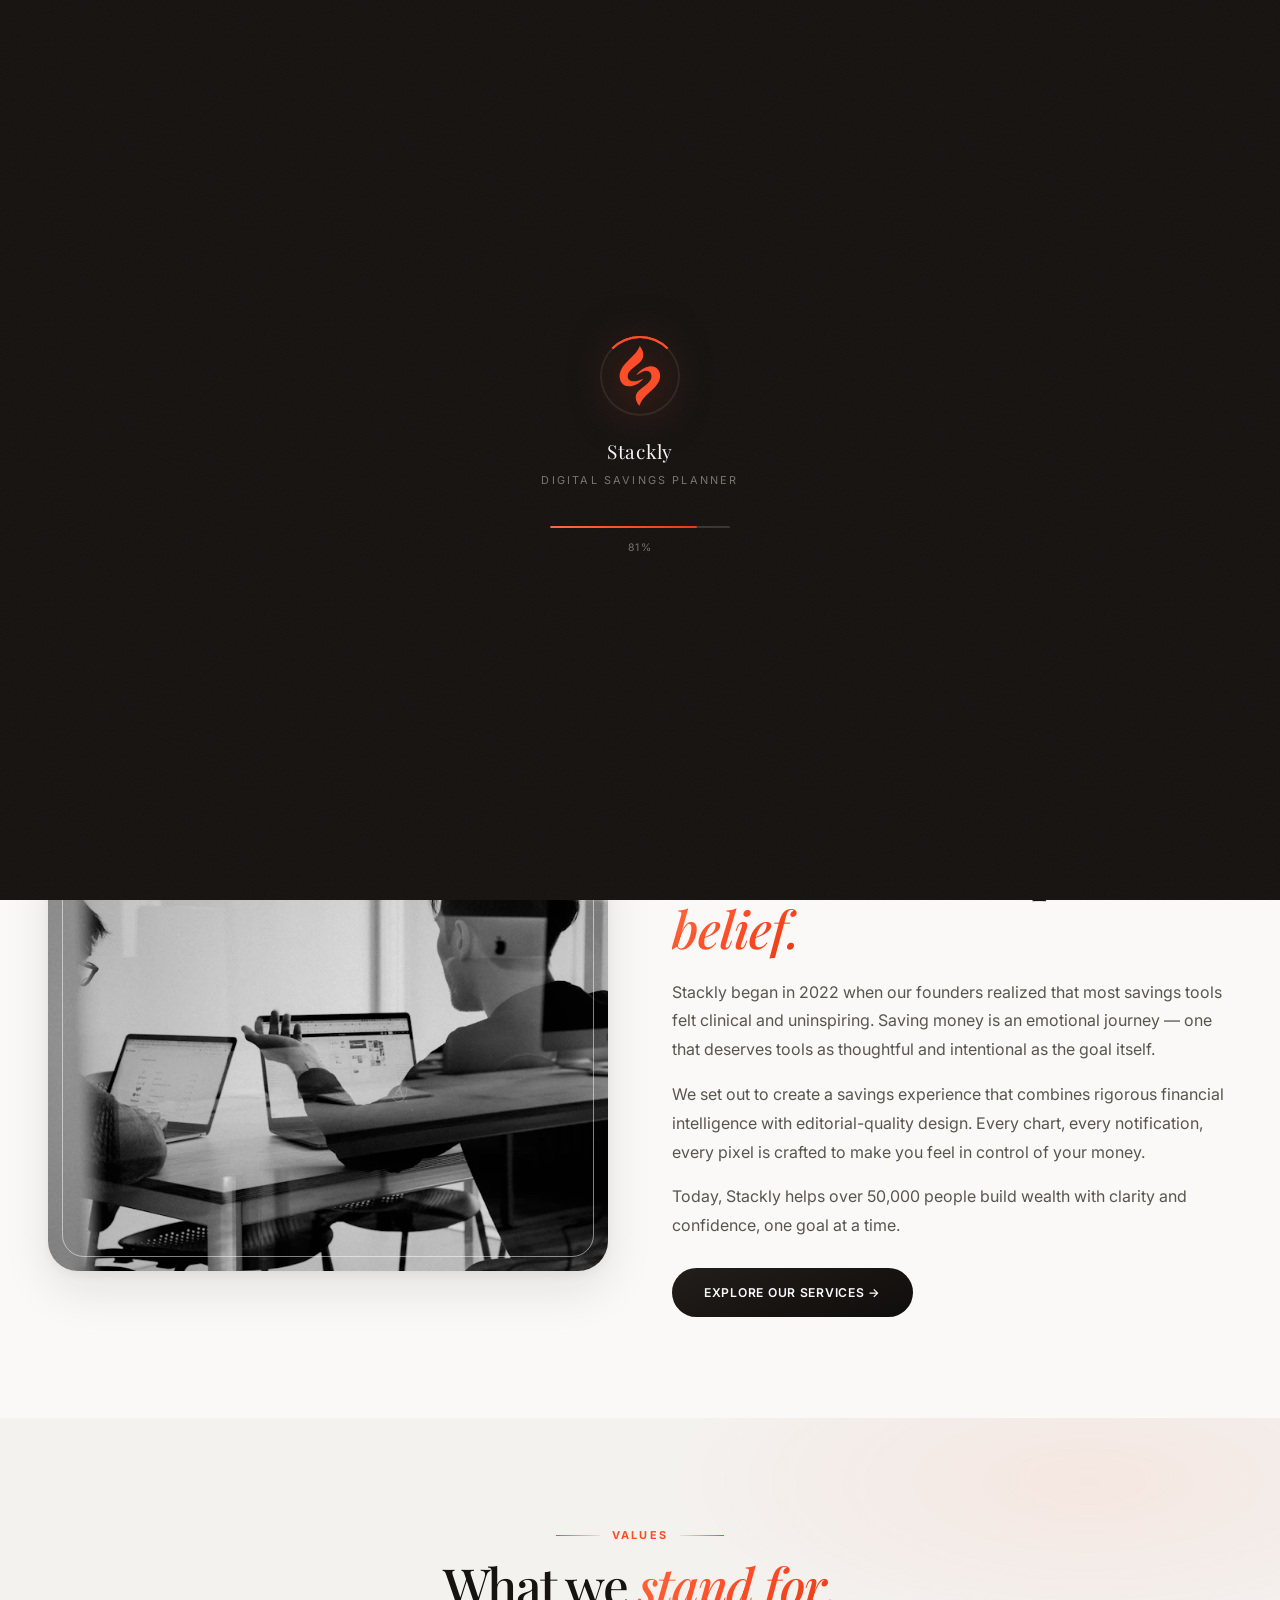
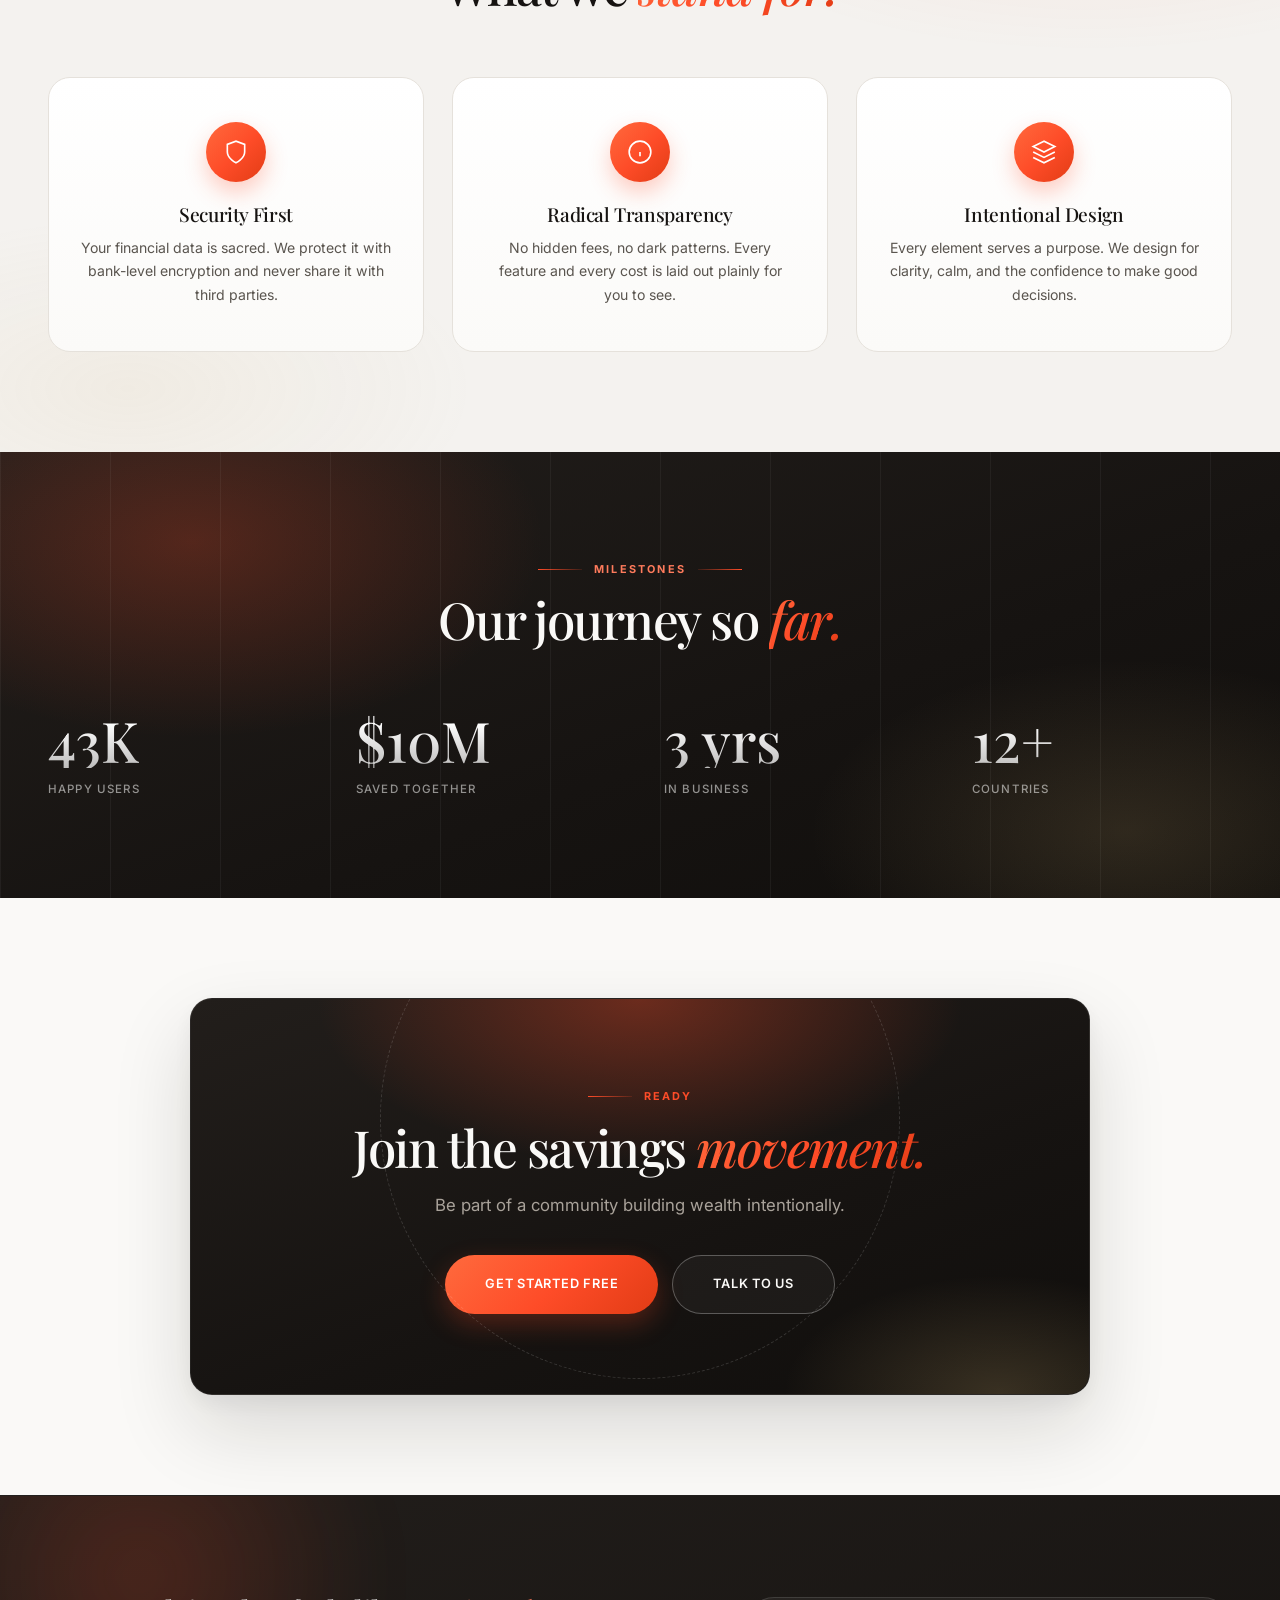
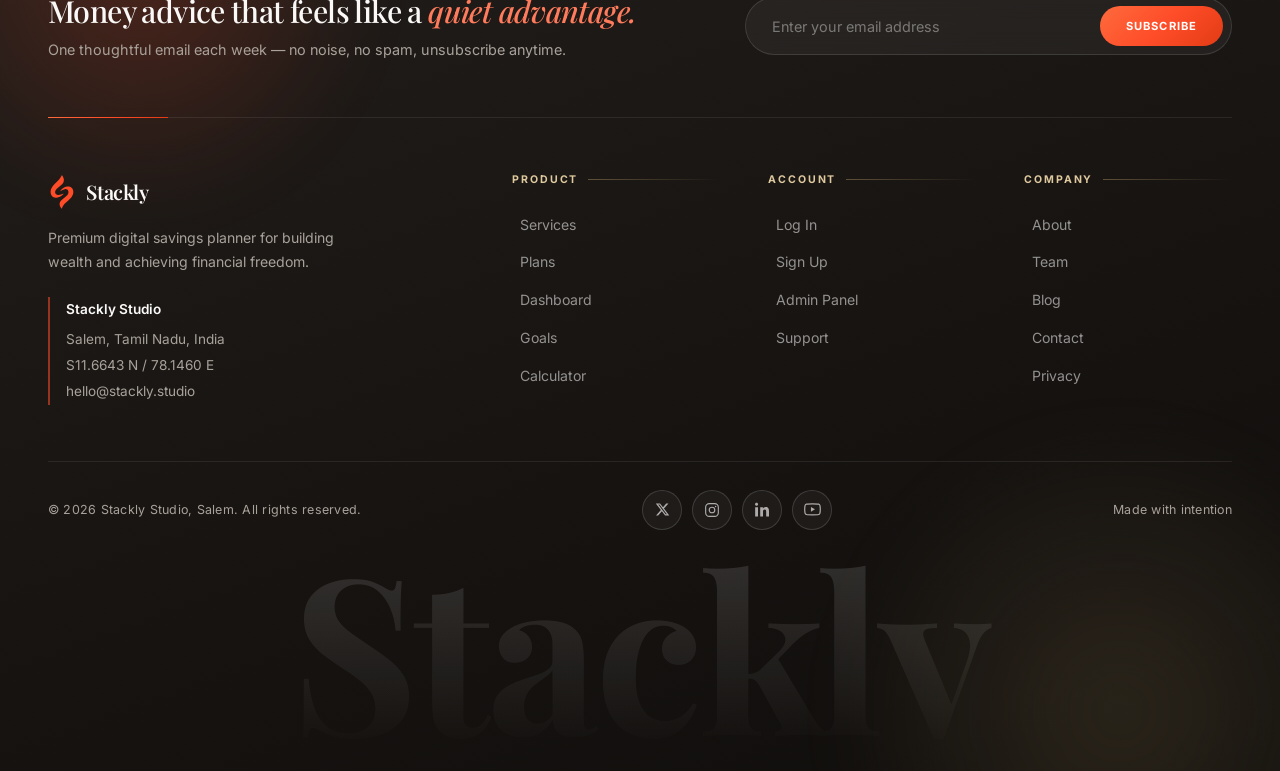
<file: about.html>
<!DOCTYPE html>
<html lang="en">
<head>
    <meta charset="UTF-8">
    <meta name="viewport" content="width=device-width, initial-scale=1.0">
    <title>About — Stackly</title>
    <link rel="stylesheet" href="css/style.css">
    <noscript><style>.sec-head .sec-title,.sec-head .sec-sub{opacity:1!important;transform:none!important}.sec-head .sec-label::before,.sec-head .sec-label::after{transform:none!important}.reveal{opacity:1!important;transform:none!important}.preloader{display:none!important}</style></noscript>
</head>
<body class="dark-hero">
    <!-- Preloader -->
    <div class="preloader" id="preloader">
        <div class="pre-logo">
            <div class="pre-ring"></div>
            <svg viewBox="398 82 212 290" xmlns="http://www.w3.org/2000/svg"><path fill="#fe4c28" d="M419.71,256.18 C408,235.74 410.22,215.61 419.89,195.68 C426.37,182.32 436.26,171.44 446.51,160.9 C457.08,150.04 468.78,140.35 478.79,128.9 C487.41,119.04 494.8,108.46 500.03,96.43 C500.74,94.8 501,92.85 502.79,91.71 C503.21,91.84 503.88,91.82 504.1,92.13 C514.53,106.34 522,121.48 518.29,139.86 C515.93,151.5 508.99,160.31 500.3,167.94 C487.79,178.93 473.63,187.95 462.05,200.04 C456.22,206.12 451.19,212.66 449.15,221.05 C445.38,236.57 454.27,249.2 470.2,250.78 C485.24,252.27 499.3,248.88 512.63,242 C514.02,241.28 515.21,239.79 517.06,240.55 C517.83,242.06 516.69,242.79 515.92,243.56 C502.48,256.92 487.52,267.97 468.59,271.95 C447.92,276.29 431.27,272.38 419.71,256.18z"/><path fill="#fe4c28" d="M536.35,311.35 C521.09,325.62 508.63,341.45 501.64,361.3 C500.58,360.86 499.8,360.78 499.46,360.35 C491.32,350.11 485.46,338.91 484.71,325.53 C484.03,313.54 489.24,303.91 496.95,295.36 C506.74,284.51 519.09,276.7 530.33,267.57 C539.68,259.98 548.93,252.35 553.65,240.72 C556.25,234.32 556.8,227.72 555.17,221.12 C551.96,208.2 539.4,200.89 526.17,203.88 C513.91,206.65 503.24,212.7 493.08,219.82 C492.04,220.55 491.27,221.85 489.66,221.56 C488.66,220.29 489.65,219.35 490.29,218.48 C503.85,199.98 521.51,187.67 544.32,183.64 C574.74,178.25 599.44,199.88 594.8,234.35 C592.54,251.2 583.63,264.79 572.58,277.16 C561.56,289.49 548.61,299.8 536.35,311.35z"/></svg>
        </div>
        <div class="pre-text">Stackly</div>
        <div class="pre-sub">Digital Savings Planner</div>
        <div class="pre-bar"><div class="pre-fill"></div></div>
        <div class="pre-pct">0%</div>
    </div>

    <!-- 1. Header -->
    <nav class="navbar">
        <div class="nav-wrap">
            <a href="index.html" class="logo">
                <div class="logo-icon"><svg viewBox="398 82 212 290" xmlns="http://www.w3.org/2000/svg"><path fill="#fe4c28" d="M419.71,256.18 C408,235.74 410.22,215.61 419.89,195.68 C426.37,182.32 436.26,171.44 446.51,160.9 C457.08,150.04 468.78,140.35 478.79,128.9 C487.41,119.04 494.8,108.46 500.03,96.43 C500.74,94.8 501,92.85 502.79,91.71 C503.21,91.84 503.88,91.82 504.1,92.13 C514.53,106.34 522,121.48 518.29,139.86 C515.93,151.5 508.99,160.31 500.3,167.94 C487.79,178.93 473.63,187.95 462.05,200.04 C456.22,206.12 451.19,212.66 449.15,221.05 C445.38,236.57 454.27,249.2 470.2,250.78 C485.24,252.27 499.3,248.88 512.63,242 C514.02,241.28 515.21,239.79 517.06,240.55 C517.83,242.06 516.69,242.79 515.92,243.56 C502.48,256.92 487.52,267.97 468.59,271.95 C447.92,276.29 431.27,272.38 419.71,256.18z"/><path fill="#fe4c28" d="M536.35,311.35 C521.09,325.62 508.63,341.45 501.64,361.3 C500.58,360.86 499.8,360.78 499.46,360.35 C491.32,350.11 485.46,338.91 484.71,325.53 C484.03,313.54 489.24,303.91 496.95,295.36 C506.74,284.51 519.09,276.7 530.33,267.57 C539.68,259.98 548.93,252.35 553.65,240.72 C556.25,234.32 556.8,227.72 555.17,221.12 C551.96,208.2 539.4,200.89 526.17,203.88 C513.91,206.65 503.24,212.7 493.08,219.82 C492.04,220.55 491.27,221.85 489.66,221.56 C488.66,220.29 489.65,219.35 490.29,218.48 C503.85,199.98 521.51,187.67 544.32,183.64 C574.74,178.25 599.44,199.88 594.8,234.35 C592.54,251.2 583.63,264.79 572.58,277.16 C561.56,289.49 548.61,299.8 536.35,311.35z"/></svg></div>
                <span class="logo-txt">Stackly</span>
            </a>
            <ul class="nav-links">
                <li><a href="index.html">Home</a></li>
                <li><a href="about.html" class="active">About</a></li>
                <li><a href="services.html">Services</a></li>
                <li><a href="plans.html">Plans</a></li>
                <li><a href="team.html">Team</a></li>
                <li><a href="blog.html">Blog</a></li>
                <li><a href="contact.html">Contact</a></li>
            </ul>
            <div class="nav-right">
                <a href="login.html" class="nav-login">Log In</a>
                <a href="login.html" class="btn-start">Get Started <svg width="14" height="14" viewBox="0 0 24 24" fill="none" stroke="currentColor" stroke-width="2"><path d="M5 12h14M12 5l7 7-7 7"/></svg></a>
            </div>
            <button class="burger" aria-label="Menu"><span></span><span></span><span></span></button>
        </div>
    </nav>

    <!-- 2. Page Hero -->
    <section class="page-hero" style="background-image:var(--ph-grad), url('assets/photo-1522071820081-009f0129c71c-1600.webp')">
        <div class="container">
            <span class="sec-label">About Stackly</span>
            <h1>Crafting the future of <em class="it">saving.</em></h1>
            <p>We are a team of designers, engineers, and financial thinkers based in Salem, building beautiful tools for everyday wealth building.</p>
        
            <div class="ph-meta">
                <div class="ph-crumb"><a href="index.html">Home</a><span class="sep"></span><strong>About</strong></div>
                <span class="ph-badge">&#10022; Stackly Studio</span>
            </div>
        </div>
    </section>

    <!-- 3. Story -->
    <section class="section">
        <div class="container">
            <div class="about-split">
                <div class="about-img reveal">
                    <img src="assets/photo-1553877522-43269d4ea984-800.webp" alt="Stackly workspace" loading="lazy">
                </div>
                <div class="about-text reveal rd1">
                    <span class="sec-label">Our Story</span>
                    <h2>Born from a simple <em class="it">belief.</em></h2>
                    <p>Stackly began in 2022 when our founders realized that most savings tools felt clinical and uninspiring. Saving money is an emotional journey — one that deserves tools as thoughtful and intentional as the goal itself.</p>
                    <p>We set out to create a savings experience that combines rigorous financial intelligence with editorial-quality design. Every chart, every notification, every pixel is crafted to make you feel in control of your money.</p>
                    <p>Today, Stackly helps over 50,000 people build wealth with clarity and confidence, one goal at a time.</p>
                    <a href="services.html" class="btn btn-dark" style="margin-top:12px;">Explore Our Services →</a>
                </div>
            </div>
        </div>
    </section>

    <!-- 4. Values -->
    <section class="section feat-bg">
        <div class="container">
            <div class="sec-head center reveal">
                <span class="sec-label">Values</span>
                <h2 class="sec-title">What we <em class="it">stand for.</em></h2>
            </div>
            <div class="vals-grid">
                <div class="val-card reveal">
                    <div class="val-ico"><svg width="26" height="26" viewBox="0 0 24 24" fill="none" stroke="currentColor" stroke-width="1.5"><path d="M12 22s8-4 8-10V5l-8-3-8 3v7c0 6 8 10 8 10z"/></svg></div>
                    <h3>Security First</h3>
                    <p>Your financial data is sacred. We protect it with bank-level encryption and never share it with third parties.</p>
                </div>
                <div class="val-card reveal rd1">
                    <div class="val-ico"><svg width="26" height="26" viewBox="0 0 24 24" fill="none" stroke="currentColor" stroke-width="1.5"><circle cx="12" cy="12" r="10"/><path d="M12 16v-4M12 8h.01"/></svg></div>
                    <h3>Radical Transparency</h3>
                    <p>No hidden fees, no dark patterns. Every feature and every cost is laid out plainly for you to see.</p>
                </div>
                <div class="val-card reveal rd2">
                    <div class="val-ico"><svg width="26" height="26" viewBox="0 0 24 24" fill="none" stroke="currentColor" stroke-width="1.5"><path d="M12 2L2 7l10 5 10-5-10-5z"/><path d="M2 17l10 5 10-5M2 12l10 5 10-5"/></svg></div>
                    <h3>Intentional Design</h3>
                    <p>Every element serves a purpose. We design for clarity, calm, and the confidence to make good decisions.</p>
                </div>
            </div>
        </div>
    </section>

    <!-- 5. Stats -->
    <section class="section stats-bg">
        <div class="container">
            <div class="sec-head center reveal">
                <span class="sec-label">Milestones</span>
                <h2 class="sec-title" style="color:var(--text-inv);">Our journey so <em class="it">far.</em></h2>
            </div>
            <div class="stats-grid">
                <div class="reveal"><div class="stat-val" data-count="50" data-suffix="K">0</div><div class="stat-lbl">Happy Users</div></div>
                <div class="reveal rd1"><div class="stat-val" data-count="12" data-prefix="$" data-suffix="M">0</div><div class="stat-lbl">Saved Together</div></div>
                <div class="reveal rd2"><div class="stat-val" data-count="4" data-suffix=" yrs">0</div><div class="stat-lbl">In Business</div></div>
                <div class="reveal rd3"><div class="stat-val" data-count="15" data-suffix="+">0</div><div class="stat-lbl">Countries</div></div>
            </div>
        </div>
    </section>

    <!-- 6. CTA -->
    <section class="section cta-sec">
        <div class="container">
            <div class="cta-dark reveal">
                <span class="sec-label">Ready</span>
                <h2>Join the savings <em class="it">movement.</em></h2>
                <p>Be part of a community building wealth intentionally.</p>
                <div style="display:flex;gap:14px;justify-content:center;flex-wrap:wrap;position:relative;">
                    <a href="login.html" class="btn btn-brand btn-lg">Get Started Free</a>
                    <a href="contact.html" class="btn btn-ghost btn-lg">Talk to Us</a>
                </div>
            </div>
        </div>
    </section>

    <!-- 7. Footer -->
    <footer class="footer">
        <div class="container">
            <div class="footer-top">
                <div class="footer-news">
                    <h3>Money advice that feels like a <em class="it">quiet advantage.</em></h3>
                    <p>One thoughtful email each week — no noise, no spam, unsubscribe anytime.</p>
                </div>
                <form class="news-form" action="#" onsubmit="return false;">
                    <input type="email" placeholder="Enter your email address" aria-label="Email address">
                    <button type="submit">Subscribe</button>
                </form>
            </div>
            <div class="footer-grid">
                <div class="footer-brand">
                    <a href="index.html" class="logo">
                        <div class="logo-icon"><svg viewBox="398 82 212 290" xmlns="http://www.w3.org/2000/svg"><path fill="#fe4c28" d="M419.71,256.18 C408,235.74 410.22,215.61 419.89,195.68 C426.37,182.32 436.26,171.44 446.51,160.9 C457.08,150.04 468.78,140.35 478.79,128.9 C487.41,119.04 494.8,108.46 500.03,96.43 C500.74,94.8 501,92.85 502.79,91.71 C503.21,91.84 503.88,91.82 504.1,92.13 C514.53,106.34 522,121.48 518.29,139.86 C515.93,151.5 508.99,160.31 500.3,167.94 C487.79,178.93 473.63,187.95 462.05,200.04 C456.22,206.12 451.19,212.66 449.15,221.05 C445.38,236.57 454.27,249.2 470.2,250.78 C485.24,252.27 499.3,248.88 512.63,242 C514.02,241.28 515.21,239.79 517.06,240.55 C517.83,242.06 516.69,242.79 515.92,243.56 C502.48,256.92 487.52,267.97 468.59,271.95 C447.92,276.29 431.27,272.38 419.71,256.18z"/><path fill="#fe4c28" d="M536.35,311.35 C521.09,325.62 508.63,341.45 501.64,361.3 C500.58,360.86 499.8,360.78 499.46,360.35 C491.32,350.11 485.46,338.91 484.71,325.53 C484.03,313.54 489.24,303.91 496.95,295.36 C506.74,284.51 519.09,276.7 530.33,267.57 C539.68,259.98 548.93,252.35 553.65,240.72 C556.25,234.32 556.8,227.72 555.17,221.12 C551.96,208.2 539.4,200.89 526.17,203.88 C513.91,206.65 503.24,212.7 493.08,219.82 C492.04,220.55 491.27,221.85 489.66,221.56 C488.66,220.29 489.65,219.35 490.29,218.48 C503.85,199.98 521.51,187.67 544.32,183.64 C574.74,178.25 599.44,199.88 594.8,234.35 C592.54,251.2 583.63,264.79 572.58,277.16 C561.56,289.49 548.61,299.8 536.35,311.35z"/></svg></div>
                        <span class="logo-txt">Stackly</span>
                    </a>
                    <p>Premium digital savings planner for building wealth and achieving financial freedom.</p>
                    <div class="footer-addr">
                        <strong>Stackly Studio</strong>
                        Salem, Tamil Nadu, India<br>
                        S11.6643 N / 78.1460 E<br>
                        hello@stackly.studio
                    </div>
                </div>
                <div class="footer-col">
                    <h4>Product</h4>
                    <ul>
                        <li><a href="services.html">Services</a></li>
                        <li><a href="plans.html">Plans</a></li>
                        <li><a href="dashboard.html">Dashboard</a></li>
                        <li><a href="goals.html">Goals</a></li>
                        <li><a href="calculator.html">Calculator</a></li>
                    </ul>
                </div>
                <div class="footer-col">
                    <h4>Account</h4>
                    <ul>
                        <li><a href="login.html">Log In</a></li>
                        <li><a href="signup.html">Sign Up</a></li>
                        <li><a href="admin.html">Admin Panel</a></li>
                        <li><a href="contact.html">Support</a></li>
                    </ul>
                </div>
                <div class="footer-col">
                    <h4>Company</h4>
                    <ul>
                        <li><a href="about.html">About</a></li>
                        <li><a href="team.html">Team</a></li>
                        <li><a href="blog.html">Blog</a></li>
                        <li><a href="contact.html">Contact</a></li>
                        <li><a href="#" data-toast="Privacy policy: request a copy from hello@stackly.studio.">Privacy</a></li>
                    </ul>
                </div>
            </div>
            <div class="footer-btm">
                <p>&copy; 2026 Stackly Studio, Salem. All rights reserved.</p>
                <div class="footer-social">
                    <a href="https://x.com/login" target="_blank" rel="noopener noreferrer" aria-label="X"><svg width="15" height="15" viewBox="0 0 24 24" fill="currentColor"><path d="M18.244 2.25h3.308l-7.227 8.26 8.502 11.24H16.17l-5.214-6.817L4.99 21.75H1.68l7.73-8.835L1.254 2.25H8.08l4.713 6.231 5.451-6.511zm-1.161 17.52h1.833L7.084 4.126H5.117l11.966 15.644z"/></svg></a>
                    <a href="https://www.instagram.com/accounts/login/" target="_blank" rel="noopener noreferrer" aria-label="Instagram"><svg width="16" height="16" viewBox="0 0 24 24" fill="none" stroke="currentColor" stroke-width="1.7" stroke-linecap="round"><rect x="2.5" y="2.5" width="19" height="19" rx="5.5"/><circle cx="12" cy="12" r="4.2"/><circle cx="17.4" cy="6.6" r="1.1" fill="currentColor" stroke="none"/></svg></a>
                    <a href="https://www.linkedin.com/login" target="_blank" rel="noopener noreferrer" aria-label="LinkedIn"><svg width="15" height="15" viewBox="0 0 24 24" fill="currentColor"><path d="M4.98 3.5C4.98 4.88 3.87 6 2.5 6S.02 4.88.02 3.5 1.13 1 2.5 1s2.48 1.12 2.48 2.5zM.24 8.31h4.52V23H.24V8.31zM8.34 8.31h4.33v2h.06c.6-1.14 2.07-2.34 4.26-2.34 4.56 0 5.4 3 5.4 6.9V23h-4.51v-7.1c0-1.7-.03-3.88-2.36-3.88-2.37 0-2.73 1.85-2.73 3.76V23H8.34V8.31z"/></svg></a>
                    <a href="https://accounts.google.com/ServiceLogin?service=youtube" target="_blank" rel="noopener noreferrer" aria-label="YouTube"><svg width="17" height="17" viewBox="0 0 24 24" fill="none" stroke="currentColor" stroke-width="1.7" stroke-linejoin="round"><path d="M22.54 6.42a2.78 2.78 0 00-1.94-2C18.88 4 12 4 12 4s-6.88 0-8.6.46a2.78 2.78 0 00-1.94 2A29 29 0 001 11.75a29 29 0 00.46 5.33A2.78 2.78 0 003.4 19c1.72.46 8.6.46 8.6.46s6.88 0 8.6-.46a2.78 2.78 0 001.94-2 29 29 0 00.46-5.25 29 29 0 00-.46-5.33z"/><path d="M9.75 15.02l5.75-3.27-5.75-3.27v6.54z" fill="currentColor" stroke="none"/></svg></a>
                </div>
                <p>Made with intention</p>
            </div>
        </div>
        <div class="footer-mark" aria-hidden="true">Stackly</div>
    </footer>


    <script src="js/main.js"></script>
</body>
</html>
</file>
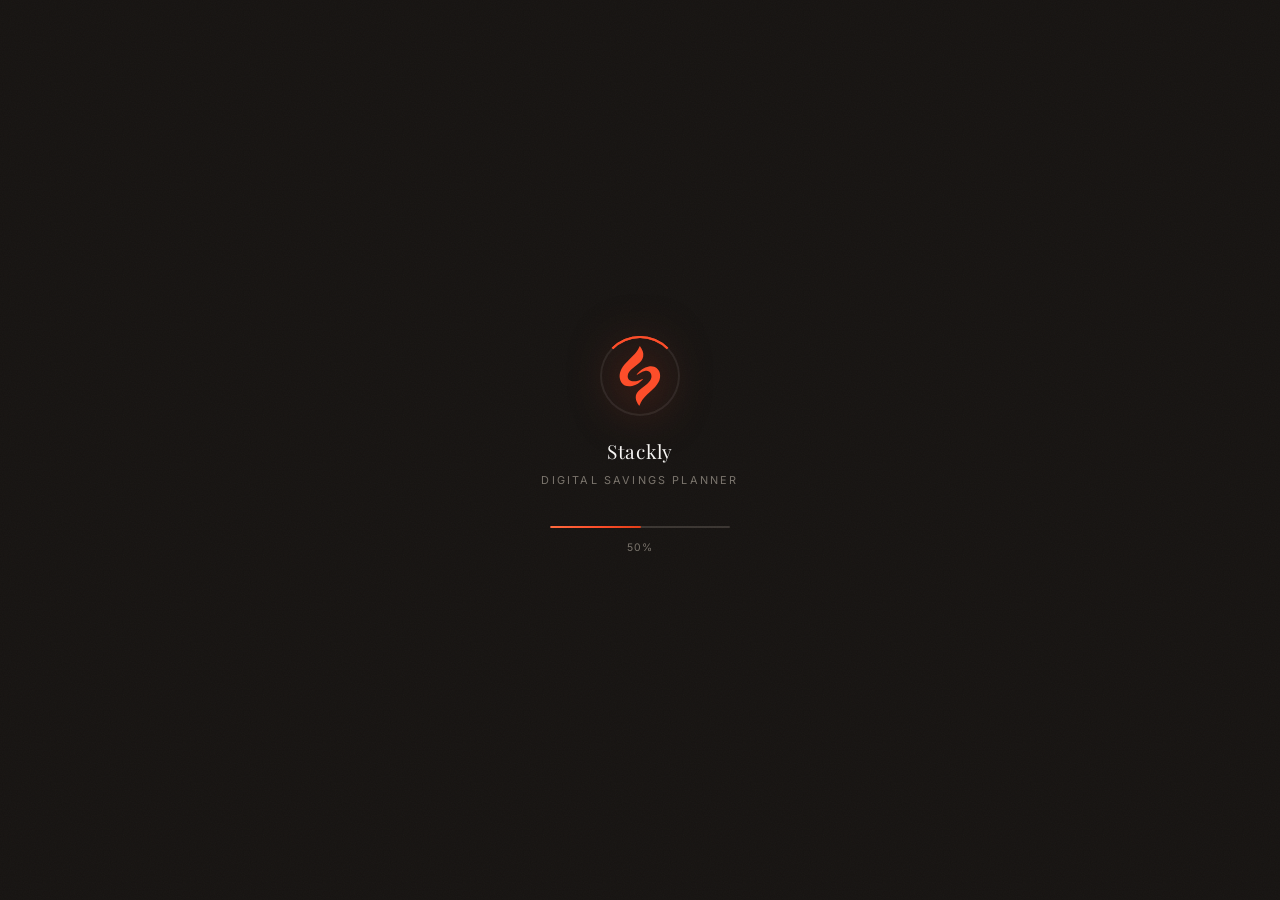
<file: admin.html>
<!DOCTYPE html>
<html lang="en">
<head>
    <meta charset="UTF-8">
    <meta name="viewport" content="width=device-width, initial-scale=1.0">
    <title>Admin — Stackly</title>
    <link rel="stylesheet" href="css/style.css">
    <noscript><style>.sec-head .sec-title,.sec-head .sec-sub{opacity:1!important;transform:none!important}.sec-head .sec-label::before,.sec-head .sec-label::after{transform:none!important}.reveal{opacity:1!important;transform:none!important}</style></noscript>
</head>
<body class="app-page">
    <!-- Mobile header: hamburger (left) + Stackly brand (right) -->
    <header class="app-hdr">
        <button class="app-burger" type="button" aria-label="Open menu" aria-expanded="false"><span></span><span></span><span></span></button>
        <a href="index.html" class="logo app-brand" aria-label="Stackly home"><div class="logo-icon"><svg viewBox="398 82 212 290" xmlns="http://www.w3.org/2000/svg"><path fill="#fe4c28" d="M419.71,256.18 C408,235.74 410.22,215.61 419.89,195.68 C426.37,182.32 436.26,171.44 446.51,160.9 C457.08,150.04 468.78,140.35 478.79,128.9 C487.41,119.04 494.8,108.46 500.03,96.43 C500.74,94.8 501,92.85 502.79,91.71 C503.21,91.84 503.88,91.82 504.1,92.13 C514.53,106.34 522,121.48 518.29,139.86 C515.93,151.5 508.99,160.31 500.3,167.94 C487.79,178.93 473.63,187.95 462.05,200.04 C456.22,206.12 451.19,212.66 449.15,221.05 C445.38,236.57 454.27,249.2 470.2,250.78 C485.24,252.27 499.3,248.88 512.63,242 C514.02,241.28 515.21,239.79 517.06,240.55 C517.83,242.06 516.69,242.79 515.92,243.56 C502.48,256.92 487.52,267.97 468.59,271.95 C447.92,276.29 431.27,272.38 419.71,256.18z"/><path fill="#fe4c28" d="M536.35,311.35 C521.09,325.62 508.63,341.45 501.64,361.3 C500.58,360.86 499.8,360.78 499.46,360.35 C491.32,350.11 485.46,338.91 484.71,325.53 C484.03,313.54 489.24,303.91 496.95,295.36 C506.74,284.51 519.09,276.7 530.33,267.57 C539.68,259.98 548.93,252.35 553.65,240.72 C556.25,234.32 556.8,227.72 555.17,221.12 C551.96,208.2 539.4,200.89 526.17,203.88 C513.91,206.65 503.24,212.7 493.08,219.82 C492.04,220.55 491.27,221.85 489.66,221.56 C488.66,220.29 489.65,219.35 490.29,218.48 C503.85,199.98 521.51,187.67 544.32,183.64 C574.74,178.25 599.44,199.88 594.8,234.35 C592.54,251.2 583.63,264.79 572.58,277.16 C561.56,289.49 548.61,299.8 536.35,311.35z"/></svg></div><span class="logo-txt">Stackly</span></a>
    </header>
    <div class="app-scrim" aria-hidden="true"></div>




    <!-- 1. App Shell + Admin Stats -->
    <div class="app-layout">
        <aside class="side-nav">
            <a href="index.html" class="side-head" title="Back to home">
                <div class="dash-ico"><svg width="18" height="18" viewBox="0 0 24 24" fill="none" stroke="currentColor" stroke-width="1.5"><path d="M12 2l2.4 7.4H22l-6 4.6 2.3 7.4-6.3-4.6L5.7 21.4 8 14 2 9.4h7.6z"/></svg></div>
                <div class="side-head-t"><strong>Admin Console</strong><span>Stackly Studio</span></div></a>
            <div class="side-label">Manage</div>
            <ul>
                <li><a href="admin.html" class="active"><svg width="16" height="16" viewBox="0 0 24 24" fill="none" stroke="currentColor" stroke-width="1.7"><rect x="3" y="3" width="7" height="7" rx="1.5"/><rect x="14" y="3" width="7" height="7" rx="1.5"/><rect x="14" y="14" width="7" height="7" rx="1.5"/><rect x="3" y="14" width="7" height="7" rx="1.5"/></svg> Overview</a></li>
                <li><a href="#users"><svg width="16" height="16" viewBox="0 0 24 24" fill="none" stroke="currentColor" stroke-width="1.7"><path d="M17 21v-2a4 4 0 00-4-4H5a4 4 0 00-4 4v2"/><circle cx="9" cy="7" r="4"/><path d="M23 21v-2a4 4 0 00-3-3.87"/><path d="M16 3.13a4 4 0 010 7.75"/></svg> Users <span class="side-badge">52K</span></a></li>
                <li><a href="#revenue"><svg width="16" height="16" viewBox="0 0 24 24" fill="none" stroke="currentColor" stroke-width="1.7"><line x1="12" y1="1" x2="12" y2="23"/><path d="M17 5H9.5a3.5 3.5 0 000 7h5a3.5 3.5 0 010 7H6"/></svg> Revenue</a></li>
                <li><a href="plans.html"><svg width="16" height="16" viewBox="0 0 24 24" fill="none" stroke="currentColor" stroke-width="1.7"><rect x="1" y="4" width="22" height="16" rx="2"/><line x1="1" y1="10" x2="23" y2="10"/></svg> Subscriptions</a></li>
                <li><a href="#reports"><svg width="16" height="16" viewBox="0 0 24 24" fill="none" stroke="currentColor" stroke-width="1.7"><path d="M14 2H6a2 2 0 00-2 2v16a2 2 0 002 2h12a2 2 0 002-2V8z"/><polyline points="14 2 14 8 20 8"/><line x1="16" y1="13" x2="8" y2="13"/><line x1="16" y1="17" x2="8" y2="17"/></svg> Reports</a></li>
            </ul>
            <div class="side-label">Site</div>
            <ul>
                <li><a href="dashboard.html"><svg width="16" height="16" viewBox="0 0 24 24" fill="none" stroke="currentColor" stroke-width="1.7"><path d="M3 9l9-7 9 7v11a2 2 0 01-2 2H5a2 2 0 01-2-2z"/><polyline points="9 22 9 12 15 12 15 22"/></svg> Client Dashboard</a></li>
                <li><a href="blog.html"><svg width="16" height="16" viewBox="0 0 24 24" fill="none" stroke="currentColor" stroke-width="1.7"><path d="M4 19.5A2.5 2.5 0 016.5 17H20"/><path d="M6.5 2H20v20H6.5A2.5 2.5 0 014 19.5v-15A2.5 2.5 0 016.5 2z"/></svg> Content</a></li>
                <li><a href="contact.html"><svg width="16" height="16" viewBox="0 0 24 24" fill="none" stroke="currentColor" stroke-width="1.7"><circle cx="12" cy="12" r="10"/><path d="M9.09 9a3 3 0 015.83 1c0 2-3 3-3 3"/><line x1="12" y1="17" x2="12.01" y2="17"/></svg> Support Desk</a></li>
            </ul>
            <div class="side-label">Account</div>
            <ul>
                <li><a href="index.html" data-logout><svg width="16" height="16" viewBox="0 0 24 24" fill="none" stroke="currentColor" stroke-width="1.7"><path d="M9 21H5a2 2 0 01-2-2V5a2 2 0 012-2h4"/><polyline points="16 17 21 12 16 7"/><line x1="21" y1="12" x2="9" y2="12"/></svg> Log Out</a></li>
            </ul>
            <div class="side-cta">
                <strong>Platform health</strong>
                <span>All systems operational · 99.98% uptime this month.</span>
                <a href="contact.html" class="btn btn-brand">Status Page</a>
            </div>
        </aside>
        <div class="dash-content">
        <div class="container">
            <header class="app-topbar">
                <div class="app-topbar-head">
                    <div class="app-crumb"><a href="index.html">Home</a><span class="sep"></span><strong>Admin</strong></div>
                    <span class="sec-label">Admin Panel</span>
                    <h1>Platform <em class="it">overview.</em></h1>
                    <p>Monitor users, revenue, and platform health across Stackly.</p>
                </div>
                <div class="app-user">
                    <span class="app-user-av" data-user-initials>SL</span>
                    <span class="app-user-t">
                        <strong data-user-name>Stackly Saver</strong>
                        <small><span data-user-role>Client</span> &middot; <span data-user-email>hello@stackly.studio</span></small>
                    </span>
                    <a href="#" class="app-logout" data-logout>Log out</a>
                </div>
            </header>
            <section class="dash-block">
            <div class="dash-grid">
                <div class="dash-card reveal">
                    <div class="dash-top">
                        <span class="dash-lbl">Total Users</span>
                        <div class="dash-ico"><svg width="18" height="18" viewBox="0 0 24 24" fill="none" stroke="currentColor" stroke-width="1.5"><path d="M17 21v-2a4 4 0 00-4-4H5a4 4 0 00-4 4v2"/><circle cx="9" cy="7" r="4"/><path d="M23 21v-2a4 4 0 00-3-3.87M16 3.13a4 4 0 010 7.75"/></svg></div>
                    </div>
                    <div class="dash-val" data-count="52847">0</div>
                    <div class="dash-chg">↑ 1,240 this month</div>
                </div>
                <div class="dash-card reveal rd1">
                    <div class="dash-top">
                        <span class="dash-lbl">MRR</span>
                        <div class="dash-ico"><svg width="18" height="18" viewBox="0 0 24 24" fill="none" stroke="currentColor" stroke-width="1.5"><line x1="12" y1="1" x2="12" y2="23"/><path d="M17 5H9.5a3.5 3.5 0 000 7h5a3.5 3.5 0 010 7H6"/></svg></div>
                    </div>
                    <div class="dash-val">$184K</div>
                    <div class="dash-chg">↑ 14.2% vs last month</div>
                </div>
                <div class="dash-card reveal rd2">
                    <div class="dash-top">
                        <span class="dash-lbl">Active Sessions</span>
                        <div class="dash-ico"><svg width="18" height="18" viewBox="0 0 24 24" fill="none" stroke="currentColor" stroke-width="1.5"><path d="M22 12h-4l-3 9L9 3l-3 9H2"/></svg></div>
                    </div>
                    <div class="dash-val">3,412</div>
                    <div class="dash-chg">↑ 6.8% vs yesterday</div>
                </div>
                <div class="dash-card reveal rd3">
                    <div class="dash-top">
                        <span class="dash-lbl">Churn Rate</span>
                        <div class="dash-ico"><svg width="18" height="18" viewBox="0 0 24 24" fill="none" stroke="currentColor" stroke-width="1.5"><path d="M23 6l-9.5 9.5-5-5L1 18"/></svg></div>
                    </div>
                    <div class="dash-val">2.1%</div>
                    <div class="dash-chg">↓ 0.4 pts improvement</div>
                </div>
            </div>
            </section>

            <!-- 2. Charts -->
            <section class="dash-block" id="revenue">
            <div class="charts-row">
                <div class="chart-box-wrap reveal">
                    <div class="chart-title">User Growth — 2026</div>
                    <div class="chart-area" id="mainChart"></div>
                </div>
                <div class="chart-box-wrap reveal rd1">
                    <div class="chart-title">Revenue Mix</div>
                    <div class="chart-area" id="donutChart"></div>
                </div>
            </div>
            </section>

            <!-- 3. Recent Users -->
            <section class="dash-block" id="users">
            <div class="chart-box-wrap reveal" style="margin-bottom:44px;">
                <div class="chart-title">Recent Signups</div>
                <div class="act-list">
                    <div class="act-item">
                        <div class="testi-avatar">AM</div>
                        <div class="act-info"><div class="act-title">Arjun Mehta</div><div class="act-date">arjun@stackly.studio · Premium</div></div>
                        <span class="goal-badge done">Active</span>
                    </div>
                    <div class="act-item">
                        <div class="testi-avatar">PN</div>
                        <div class="act-info"><div class="act-title">Priya Nair</div><div class="act-date">priya.nair@gmail.com · Starter</div></div>
                        <span class="goal-badge done">Active</span>
                    </div>
                    <div class="act-item">
                        <div class="testi-avatar">RC</div>
                        <div class="act-info"><div class="act-title">Rahul Cheran</div><div class="act-date">rahul@startup.io · Business</div></div>
                        <span class="goal-badge">Trial</span>
                    </div>
                    <div class="act-item">
                        <div class="testi-avatar">LW</div>
                        <div class="act-info"><div class="act-title">Lisa Wong</div><div class="act-date">lisa.wong@outlook.com · Premium</div></div>
                        <span class="goal-badge done">Active</span>
                    </div>
                </div>
            </div>
            </section>

            <!-- 4. Quick Actions -->
            <section class="dash-block" id="reports">
            <div class="dash-grid reveal" style="grid-template-columns:repeat(3,1fr);">
                <div class="dash-card" style="text-align:center;padding:40px 24px;">
                    <div class="dash-ico" style="margin:0 auto 14px;"><svg width="18" height="18" viewBox="0 0 24 24" fill="none" stroke="currentColor" stroke-width="1.5"><path d="M16 21v-2a4 4 0 00-4-4H5a4 4 0 00-4 4v2"/><circle cx="8.5" cy="7" r="4"/><line x1="20" y1="8" x2="20" y2="14"/><line x1="23" y1="11" x2="17" y2="11"/></svg></div>
                    <div style="font-weight:600;margin-bottom:4px;">Invite Users</div>
                    <div style="font-size:0.85rem;color:var(--text-3);">Send bulk onboarding invites</div>
                </div>
                <div class="dash-card" style="text-align:center;padding:40px 24px;">
                    <div class="dash-ico" style="margin:0 auto 14px;"><svg width="18" height="18" viewBox="0 0 24 24" fill="none" stroke="currentColor" stroke-width="1.5"><path d="M14 2H6a2 2 0 00-2 2v16a2 2 0 002 2h12a2 2 0 002-2V8z"/><polyline points="14 2 14 8 20 8"/><line x1="16" y1="13" x2="8" y2="13"/><line x1="16" y1="17" x2="8" y2="17"/></svg></div>
                    <div style="font-weight:600;margin-bottom:4px;">Export Report</div>
                    <div style="font-size:0.85rem;color:var(--text-3);">Download monthly analytics CSV</div>
                </div>
                <div class="dash-card" style="text-align:center;padding:40px 24px;">
                    <div class="dash-ico" style="margin:0 auto 14px;"><svg width="18" height="18" viewBox="0 0 24 24" fill="none" stroke="currentColor" stroke-width="1.5"><circle cx="12" cy="12" r="3"/><path d="M19.4 15a1.65 1.65 0 00.33 1.82l.06.06a2 2 0 010 2.83 2 2 0 01-2.83 0l-.06-.06a1.65 1.65 0 00-1.82-.33 1.65 1.65 0 00-1 1.51V21a2 2 0 01-4 0v-.09A1.65 1.65 0 009 19.4a1.65 1.65 0 00-1.82.33l-.06.06a2 2 0 01-2.83 0 2 2 0 010-2.83l.06-.06a1.65 1.65 0 00.33-1.82 1.65 1.65 0 00-1.51-1H3a2 2 0 010-4h.09A1.65 1.65 0 004.6 9a1.65 1.65 0 00-.33-1.82l-.06-.06a2 2 0 010-2.83 2 2 0 012.83 0l.06.06a1.65 1.65 0 001.82.33H9a1.65 1.65 0 001-1.51V3a2 2 0 014 0v.09a1.65 1.65 0 001 1.51 1.65 1.65 0 001.82-.33l.06-.06a2 2 0 012.83 0 2 2 0 010 2.83l-.06.06a1.65 1.65 0 00-.33 1.82V9a1.65 1.65 0 001.51 1H21a2 2 0 010 4h-.09a1.65 1.65 0 00-1.51 1z"/></svg></div>
                    <div style="font-weight:600;margin-bottom:4px;">Platform Settings</div>
                    <div style="font-size:0.85rem;color:var(--text-3);">Configure roles and permissions</div>
                </div>
            </div>
            </section>
        </div>
    </div>
    </div>



    <script src="js/main.js"></script>
</body>
</html>
</file>
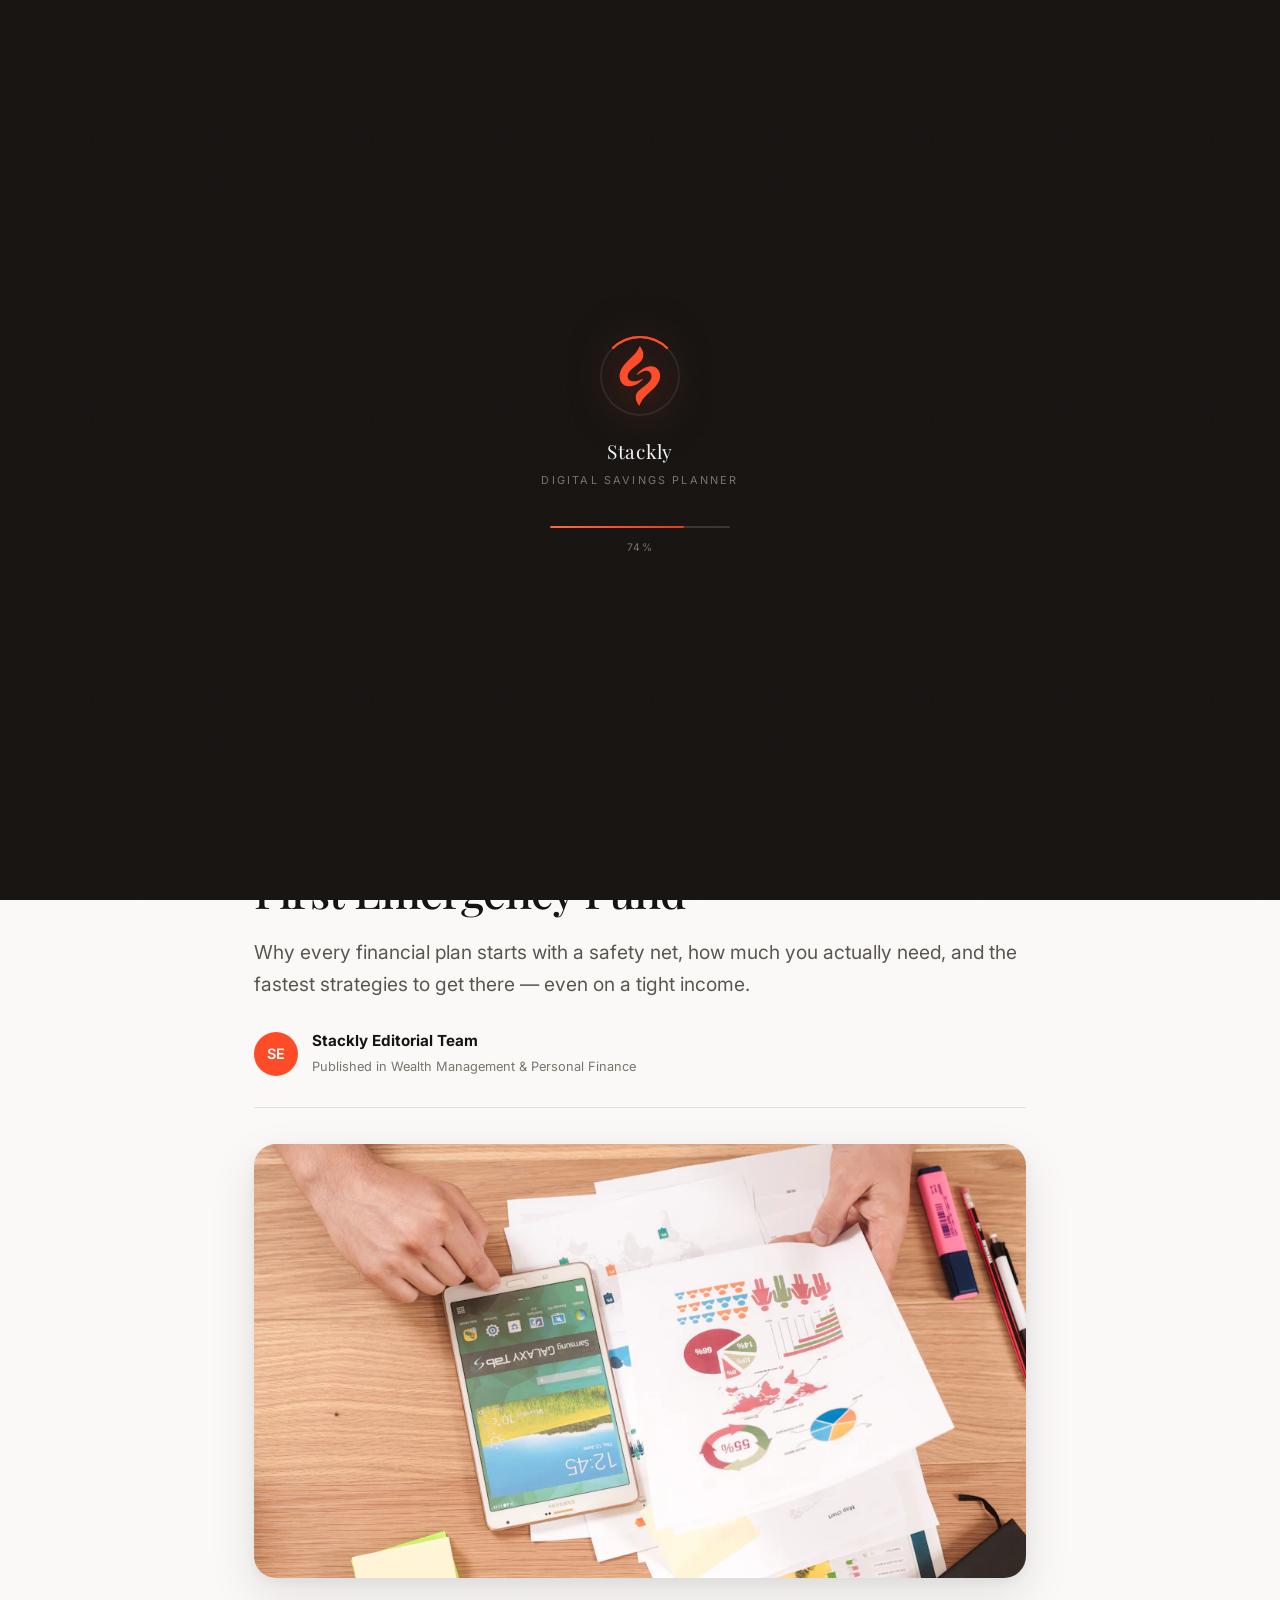
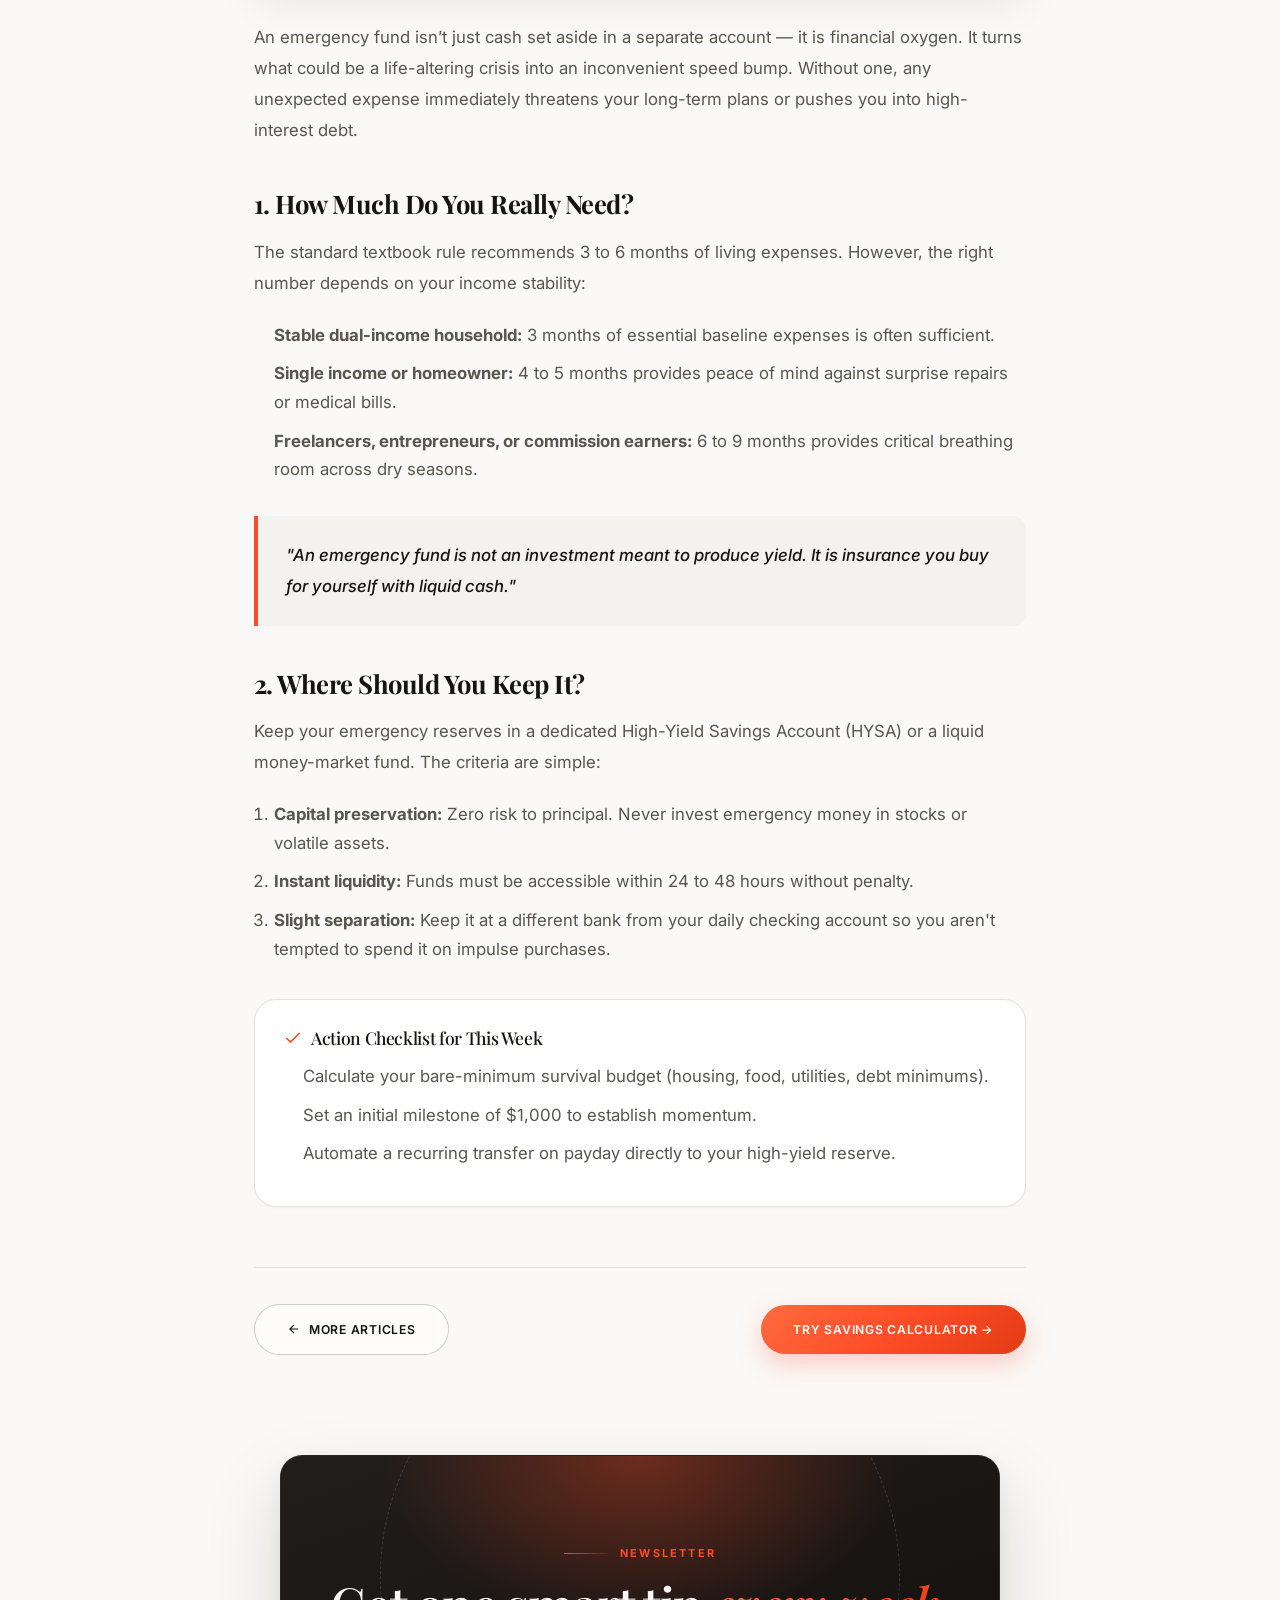
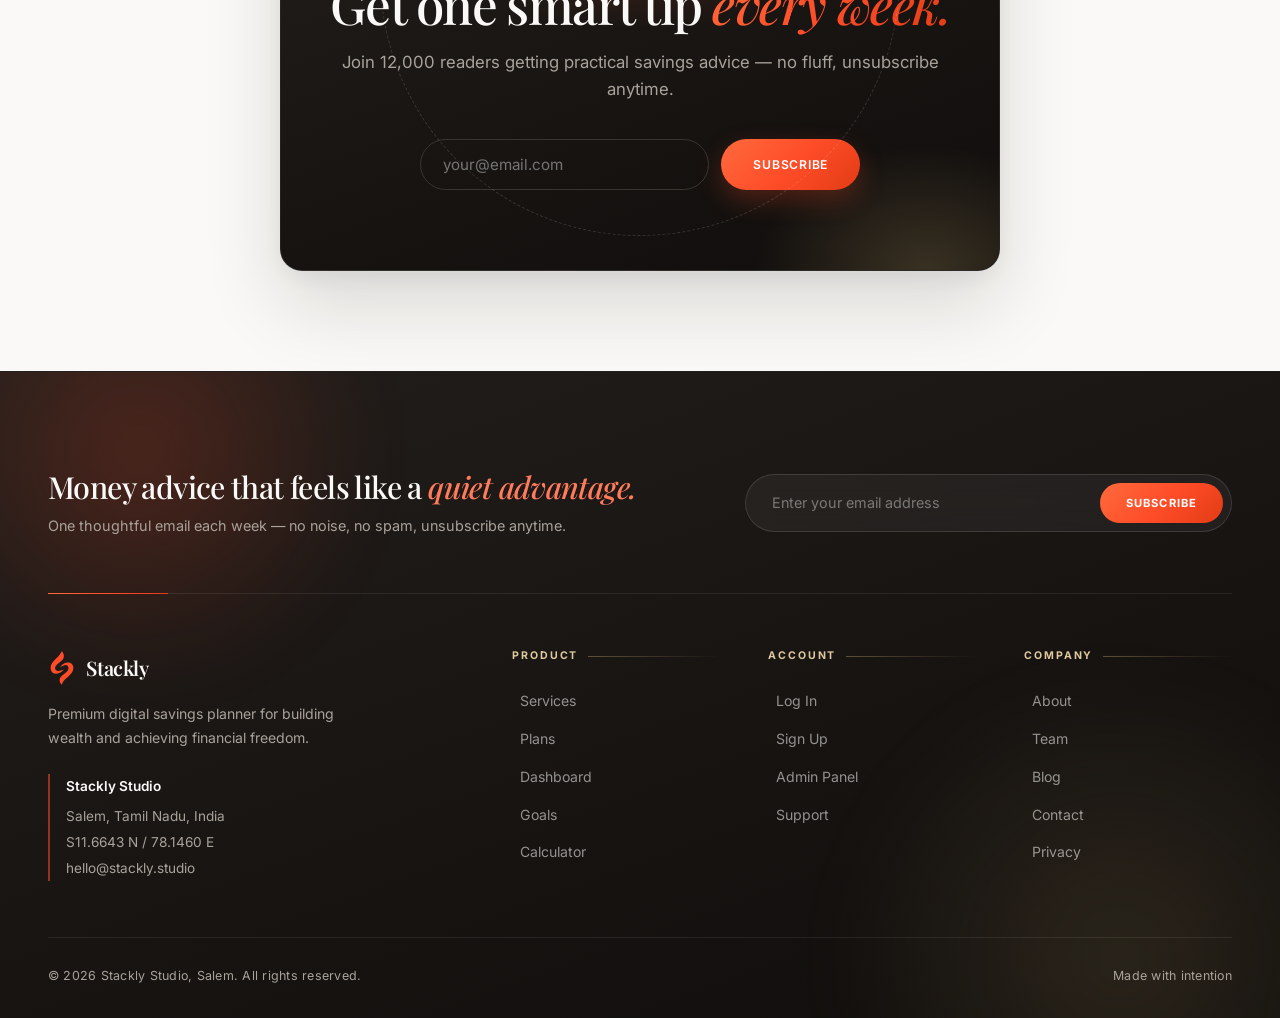
<file: article.html>
<!DOCTYPE html>
<html lang="en">
<head>
    <meta charset="UTF-8">
    <meta name="viewport" content="width=device-width, initial-scale=1.0">
    <title id="pageTitle">Article — Stackly</title>
    <link rel="stylesheet" href="css/style.css">
    <noscript><style>.sec-head .sec-title,.sec-head .sec-sub{opacity:1!important;transform:none!important}.sec-head .sec-label::before,.sec-head .sec-label::after{transform:none!important}.reveal{opacity:1!important;transform:none!important}.preloader{display:none!important}</style></noscript>
    <style>
        .article-wrap { max-width: 820px; margin: 0 auto; padding: 60px 24px 100px; }
        .article-back { display: inline-flex; align-items: center; gap: 8px; font-size: 0.9rem; font-weight: 500; color: var(--text-2); margin-bottom: 32px; text-decoration: none; transition: color var(--t); }
        .article-back:hover { color: var(--brand); }
        .article-header { margin-bottom: 36px; }
        .article-meta { display: flex; align-items: center; gap: 12px; margin-bottom: 16px; flex-wrap: wrap; }
        .article-meta .cat { background: rgba(254,76,40,0.1); color: var(--brand); font-weight: 600; font-size: 0.75rem; text-transform: uppercase; letter-spacing: 0.08em; padding: 4px 12px; border-radius: 9999px; }
        .article-meta .dot { width: 3px; height: 3px; background: var(--text-3); border-radius: 50%; }
        .article-meta span { font-size: 0.85rem; color: var(--text-3); }
        .article-title { font-size: clamp(2rem, 3.5vw, 2.8rem); line-height: 1.25; margin-bottom: 18px; color: var(--text); }
        .article-lead { font-size: 1.2rem; line-height: 1.65; color: var(--text-2); margin-bottom: 28px; font-weight: 400; }
        .article-author-card { display: flex; align-items: center; gap: 14px; padding-bottom: 28px; border-bottom: 1px solid var(--bd); margin-bottom: 36px; }
        .author-av { width: 44px; height: 44px; border-radius: 50%; background: var(--brand); color: #fff; display: flex; align-items: center; justify-content: center; font-weight: 600; font-size: 0.9rem; }
        .author-info strong { display: block; font-size: 0.95rem; color: var(--text); }
        .author-info span { font-size: 0.8rem; color: var(--text-3); }
        .article-hero-img { border-radius: var(--r-xl); overflow: hidden; margin-bottom: 44px; box-shadow: var(--sh-lg); aspect-ratio: 16/9; background: var(--bg-3); }
        .article-hero-img img { width: 100%; height: 100%; object-fit: cover; }
        .article-body { font-size: 1.05rem; line-height: 1.85; color: var(--text-2); }
        .article-body h2 { font-size: 1.6rem; color: var(--text); margin: 40px 0 16px; font-weight: 700; line-height: 1.35; }
        .article-body h3 { font-size: 1.25rem; color: var(--text); margin: 28px 0 12px; font-weight: 600; }
        .article-body p { margin-bottom: 22px; }
        .article-body ul, .article-body ol { margin: 0 0 24px 20px; padding: 0; }
        .article-body li { margin-bottom: 10px; line-height: 1.7; }
        .article-callout { background: var(--bg-2); border-left: 4px solid var(--brand); padding: 24px 28px; border-radius: 0 var(--r-lg) var(--r-lg) 0; margin: 32px 0; }
        .article-callout p { margin: 0; font-weight: 500; color: var(--text); font-style: italic; }
        .article-takeaway { background: #fff; border: 1.5px solid var(--bd); border-radius: var(--r-xl); padding: 28px; margin: 36px 0; box-shadow: var(--sh-sm); }
        .article-takeaway h4 { font-size: 1.1rem; color: var(--text); margin-bottom: 14px; display: flex; align-items: center; gap: 8px; }
        .article-takeaway h4 svg { color: var(--brand); }
        .article-takeaway ul { margin-bottom: 0; }
        .article-footer-nav { margin-top: 60px; padding-top: 36px; border-top: 1px solid var(--bd); display: flex; justify-content: space-between; align-items: center; flex-wrap: wrap; gap: 16px; }
    </style>
</head>
<body class="dark-hero">
    <!-- Preloader -->
    <div class="preloader" id="preloader">
        <div class="pre-logo">
            <div class="pre-ring"></div>
            <svg viewBox="398 82 212 290" xmlns="http://www.w3.org/2000/svg"><path fill="#fe4c28" d="M419.71,256.18 C408,235.74 410.22,215.61 419.89,195.68 C426.37,182.32 436.26,171.44 446.51,160.9 C457.08,150.04 468.78,140.35 478.79,128.9 C487.41,119.04 494.8,108.46 500.03,96.43 C500.74,94.8 501,92.85 502.79,91.71 C503.21,91.84 503.88,91.82 504.1,92.13 C514.53,106.34 522,121.48 518.29,139.86 C515.93,151.5 508.99,160.31 500.3,167.94 C487.79,178.93 473.63,187.95 462.05,200.04 C456.22,206.12 451.19,212.66 449.15,221.05 C445.38,236.57 454.27,249.2 470.2,250.78 C485.24,252.27 499.3,248.88 512.63,242 C514.02,241.28 515.21,239.79 517.06,240.55 C517.83,242.06 516.69,242.79 515.92,243.56 C502.48,256.92 487.52,267.97 468.59,271.95 C447.92,276.29 431.27,272.38 419.71,256.18z"/><path fill="#fe4c28" d="M536.35,311.35 C521.09,325.62 508.63,341.45 501.64,361.3 C500.58,360.86 499.8,360.78 499.46,360.35 C491.32,350.11 485.46,338.91 484.71,325.53 C484.03,313.54 489.24,303.91 496.95,295.36 C506.74,284.51 519.09,276.7 530.33,267.57 C539.68,259.98 548.93,252.35 553.65,240.72 C556.25,234.32 556.8,227.72 555.17,221.12 C551.96,208.2 539.4,200.89 526.17,203.88 C513.91,206.65 503.24,212.7 493.08,219.82 C492.04,220.55 491.27,221.85 489.66,221.56 C488.66,220.29 489.65,219.35 490.29,218.48 C503.85,199.98 521.51,187.67 544.32,183.64 C574.74,178.25 599.44,199.88 594.8,234.35 C592.54,251.2 583.63,264.79 572.58,277.16 C561.56,289.49 548.61,299.8 536.35,311.35z"/></svg>
        </div>
        <div class="pre-text">Stackly</div>
        <div class="pre-sub">Digital Savings Planner</div>
        <div class="pre-bar"><div class="pre-fill"></div></div>
        <div class="pre-pct">0%</div>
    </div>

    <!-- Header Navigation -->
    <nav class="navbar">
        <div class="nav-wrap">
            <a href="index.html" class="logo">
                <div class="logo-icon"><svg viewBox="398 82 212 290" xmlns="http://www.w3.org/2000/svg"><path fill="#fe4c28" d="M419.71,256.18 C408,235.74 410.22,215.61 419.89,195.68 C426.37,182.32 436.26,171.44 446.51,160.9 C457.08,150.04 468.78,140.35 478.79,128.9 C487.41,119.04 494.8,108.46 500.03,96.43 C500.74,94.8 501,92.85 502.79,91.71 C503.21,91.84 503.88,91.82 504.1,92.13 C514.53,106.34 522,121.48 518.29,139.86 C515.93,151.5 508.99,160.31 500.3,167.94 C487.79,178.93 473.63,187.95 462.05,200.04 C456.22,206.12 451.19,212.66 449.15,221.05 C445.38,236.57 454.27,249.2 470.2,250.78 C485.24,252.27 499.3,248.88 512.63,242 C514.02,241.28 515.21,239.79 517.06,240.55 C517.83,242.06 516.69,242.79 515.92,243.56 C502.48,256.92 487.52,267.97 468.59,271.95 C447.92,276.29 431.27,272.38 419.71,256.18z"/><path fill="#fe4c28" d="M536.35,311.35 C521.09,325.62 508.63,341.45 501.64,361.3 C500.58,360.86 499.8,360.78 499.46,360.35 C491.32,350.11 485.46,338.91 484.71,325.53 C484.03,313.54 489.24,303.91 496.95,295.36 C506.74,284.51 519.09,276.7 530.33,267.57 C539.68,259.98 548.93,252.35 553.65,240.72 C556.25,234.32 556.8,227.72 555.17,221.12 C551.96,208.2 539.4,200.89 526.17,203.88 C513.91,206.65 503.24,212.7 493.08,219.82 C492.04,220.55 491.27,221.85 489.66,221.56 C488.66,220.29 489.65,219.35 490.29,218.48 C503.85,199.98 521.51,187.67 544.32,183.64 C574.74,178.25 599.44,199.88 594.8,234.35 C592.54,251.2 583.63,264.79 572.58,277.16 C561.56,289.49 548.61,299.8 536.35,311.35z"/></svg></div>
                <span class="logo-txt">Stackly</span>
            </a>
            <ul class="nav-links">
                <li><a href="index.html">Home</a></li>
                <li><a href="about.html">About</a></li>
                <li><a href="services.html">Services</a></li>
                <li><a href="plans.html">Plans</a></li>
                <li><a href="team.html">Team</a></li>
                <li><a href="blog.html" class="active">Blog</a></li>
                <li><a href="contact.html">Contact</a></li>
            </ul>
            <div class="nav-right">
                <a href="login.html" class="nav-login">Log In</a>
                <a href="login.html" class="btn-start">Get Started <svg width="14" height="14" viewBox="0 0 24 24" fill="none" stroke="currentColor" stroke-width="2"><path d="M5 12h14M12 5l7 7-7 7"/></svg></a>
            </div>
            <button class="burger" aria-label="Menu"><span></span><span></span><span></span></button>
        </div>
    </nav>

    <!-- Page Hero Banner -->
    <section class="page-hero" style="background-image:var(--ph-grad), url('assets/photo-1499750310107-5fef28a66643-1600.webp')">
        <div class="container">
            <span class="sec-label">Stackly Journal</span>
            <h1>Article <em class="it">reading view.</em></h1>
            <p>Thoughtful strategies and actionable financial insights from our editorial team.</p>
            <div class="ph-meta">
                <div class="ph-crumb"><a href="index.html">Home</a><span class="sep"></span><a href="blog.html">Blog</a><span class="sep"></span><strong id="crumbTitle">Article</strong></div>
                <span class="ph-badge">&#10022; Stackly Editorial</span>
            </div>
        </div>
    </section>

    <!-- Article Content Area -->
    <main class="article-wrap">
        <a href="blog.html" class="article-back">
            <svg width="16" height="16" viewBox="0 0 24 24" fill="none" stroke="currentColor" stroke-width="2"><path d="M19 12H5M12 19l-7-7 7-7"/></svg>
            Back to All Articles
        </a>

        <header class="article-header">
            <div class="article-meta">
                <span class="cat" id="artCat">Guides</span>
                <span class="dot"></span>
                <span id="artRead">8 min read</span>
                <span class="dot"></span>
                <span id="artDate">September 2026</span>
            </div>
            <h1 class="article-title" id="artTitle">The Complete Guide to Building Your First Emergency Fund</h1>
            <p class="article-lead" id="artLead">Why every financial plan starts with a safety net, how much you actually need, and the fastest strategies to get there — even on a tight income.</p>
            <div class="article-author-card">
                <div class="author-av">SE</div>
                <div class="author-info">
                    <strong id="artAuthor">Stackly Editorial Team</strong>
                    <span>Published in Wealth Management &amp; Personal Finance</span>
                </div>
            </div>
        </header>

        <div class="article-hero-img">
            <img id="artImg" src="assets/photo-1434626881859-194d67b2b86f-1000.webp" alt="Article banner">
        </div>

        <article class="article-body" id="artContent">
            <!-- Populated dynamically based on article id -->
        </article>

        <div class="article-footer-nav">
            <a href="blog.html" class="btn btn-outline">
                <svg width="14" height="14" viewBox="0 0 24 24" fill="none" stroke="currentColor" stroke-width="2"><path d="M19 12H5M12 19l-7-7 7-7"/></svg>
                More Articles
            </a>
            <a href="calculator.html" class="btn btn-brand">Try Savings Calculator →</a>
        </div>
    </main>

    <!-- Newsletter Block -->
    <section class="section" style="padding-top:0;">
        <div class="container">
            <div class="cta-dark reveal" style="max-width:720px;">
                <span class="sec-label">Newsletter</span>
                <h2>Get one smart tip <em class="it">every week.</em></h2>
                <p>Join 12,000 readers getting practical savings advice — no fluff, unsubscribe anytime.</p>
                <div style="display:flex;gap:12px;max-width:440px;margin:0 auto;position:relative;flex-wrap:wrap;justify-content:center;">
                    <input type="email" placeholder="your@email.com" style="flex:1;min-width:220px;padding:15px 22px;border-radius:9999px;border:1.5px solid var(--bd-d);background:transparent;color:var(--text-inv);font-family:var(--sans);font-size:0.95rem;">
                    <button class="btn btn-brand">Subscribe</button>
                </div>
            </div>
        </div>
    </section>

    <!-- Footer -->
    <footer class="footer">
        <div class="container">
            <div class="footer-top">
                <div class="footer-news">
                    <h3>Money advice that feels like a <em class="it">quiet advantage.</em></h3>
                    <p>One thoughtful email each week — no noise, no spam, unsubscribe anytime.</p>
                </div>
                <form class="news-form" action="#" onsubmit="return false;">
                    <input type="email" placeholder="Enter your email address" aria-label="Email address">
                    <button type="submit">Subscribe</button>
                </form>
            </div>
            <div class="footer-grid">
                <div class="footer-brand">
                    <a href="index.html" class="logo">
                        <div class="logo-icon"><svg viewBox="398 82 212 290" xmlns="http://www.w3.org/2000/svg"><path fill="#fe4c28" d="M419.71,256.18 C408,235.74 410.22,215.61 419.89,195.68 C426.37,182.32 436.26,171.44 446.51,160.9 C457.08,150.04 468.78,140.35 478.79,128.9 C487.41,119.04 494.8,108.46 500.03,96.43 C500.74,94.8 501,92.85 502.79,91.71 C503.21,91.84 503.88,91.82 504.1,92.13 C514.53,106.34 522,121.48 518.29,139.86 C515.93,151.5 508.99,160.31 500.3,167.94 C487.79,178.93 473.63,187.95 462.05,200.04 C456.22,206.12 451.19,212.66 449.15,221.05 C445.38,236.57 454.27,249.2 470.2,250.78 C485.24,252.27 499.3,248.88 512.63,242 C514.02,241.28 515.21,239.79 517.06,240.55 C517.83,242.06 516.69,242.79 515.92,243.56 C502.48,256.92 487.52,267.97 468.59,271.95 C447.92,276.29 431.27,272.38 419.71,256.18z"/><path fill="#fe4c28" d="M536.35,311.35 C521.09,325.62 508.63,341.45 501.64,361.3 C500.58,360.86 499.8,360.78 499.46,360.35 C491.32,350.11 485.46,338.91 484.71,325.53 C484.03,313.54 489.24,303.91 496.95,295.36 C506.74,284.51 519.09,276.7 530.33,267.57 C539.68,259.98 548.93,252.35 553.65,240.72 C556.25,234.32 556.8,227.72 555.17,221.12 C551.96,208.2 539.4,200.89 526.17,203.88 C513.91,206.65 503.24,212.7 493.08,219.82 C492.04,220.55 491.27,221.85 489.66,221.56 C488.66,220.29 489.65,219.35 490.29,218.48 C503.85,199.98 521.51,187.67 544.32,183.64 C574.74,178.25 599.44,199.88 594.8,234.35 C592.54,251.2 583.63,264.79 572.58,277.16 C561.56,289.49 548.61,299.8 536.35,311.35z"/></svg></div>
                    <span class="logo-txt">Stackly</span>
                </a>
                <p>Premium digital savings planner for building wealth and achieving financial freedom.</p>
                <div class="footer-addr">
                    <strong>Stackly Studio</strong>
                    Salem, Tamil Nadu, India<br>
                    S11.6643 N / 78.1460 E<br>
                    hello@stackly.studio
                </div>
            </div>
            <div class="footer-col">
                <h4>Product</h4>
                <ul>
                    <li><a href="services.html">Services</a></li>
                    <li><a href="plans.html">Plans</a></li>
                    <li><a href="dashboard.html">Dashboard</a></li>
                    <li><a href="goals.html">Goals</a></li>
                    <li><a href="calculator.html">Calculator</a></li>
                </ul>
            </div>
            <div class="footer-col">
                <h4>Account</h4>
                <ul>
                    <li><a href="login.html">Log In</a></li>
                    <li><a href="signup.html">Sign Up</a></li>
                    <li><a href="admin.html">Admin Panel</a></li>
                    <li><a href="contact.html">Support</a></li>
                </ul>
            </div>
            <div class="footer-col">
                <h4>Company</h4>
                <ul>
                    <li><a href="about.html">About</a></li>
                    <li><a href="team.html">Team</a></li>
                    <li><a href="blog.html">Blog</a></li>
                    <li><a href="contact.html">Contact</a></li>
                    <li><a href="#" data-toast="Privacy policy: request a copy from hello@stackly.studio.">Privacy</a></li>
                </ul>
            </div>
        </div>
        <div class="footer-btm">
            <p>&copy; 2026 Stackly Studio, Salem. All rights reserved.</p>
            <p>Made with intention</p>
        </div>
    </footer>

    <!-- Article loader script -->
    <script>
        (function() {
            var articles = {
                'emergency-fund-guide': {
                    title: 'The Complete Guide to Building Your First Emergency Fund',
                    cat: 'Guides',
                    read: '8 min read',
                    date: 'Sep 20, 2026',
                    img: 'assets/photo-1434626881859-194d67b2b86f-1000.webp',
                    lead: 'Why every financial plan starts with a safety net, how much you actually need, and the fastest strategies to get there — even on a tight income.',
                    content: `
                        <p>An emergency fund isn’t just cash set aside in a separate account — it is financial oxygen. It turns what could be a life-altering crisis into an inconvenient speed bump. Without one, any unexpected expense immediately threatens your long-term plans or pushes you into high-interest debt.</p>
                        
                        <h2>1. How Much Do You Really Need?</h2>
                        <p>The standard textbook rule recommends 3 to 6 months of living expenses. However, the right number depends on your income stability:</p>
                        <ul>
                            <li><strong>Stable dual-income household:</strong> 3 months of essential baseline expenses is often sufficient.</li>
                            <li><strong>Single income or homeowner:</strong> 4 to 5 months provides peace of mind against surprise repairs or medical bills.</li>
                            <li><strong>Freelancers, entrepreneurs, or commission earners:</strong> 6 to 9 months provides critical breathing room across dry seasons.</li>
                        </ul>

                        <div class="article-callout">
                            <p>"An emergency fund is not an investment meant to produce yield. It is insurance you buy for yourself with liquid cash."</p>
                        </div>

                        <h2>2. Where Should You Keep It?</h2>
                        <p>Keep your emergency reserves in a dedicated High-Yield Savings Account (HYSA) or a liquid money-market fund. The criteria are simple:</p>
                        <ol>
                            <li><strong>Capital preservation:</strong> Zero risk to principal. Never invest emergency money in stocks or volatile assets.</li>
                            <li><strong>Instant liquidity:</strong> Funds must be accessible within 24 to 48 hours without penalty.</li>
                            <li><strong>Slight separation:</strong> Keep it at a different bank from your daily checking account so you aren't tempted to spend it on impulse purchases.</li>
                        </ol>

                        <div class="article-takeaway">
                            <h4>
                                <svg width="20" height="20" viewBox="0 0 24 24" fill="none" stroke="currentColor" stroke-width="2"><polyline points="20 6 9 17 4 12"/></svg>
                                Action Checklist for This Week
                            </h4>
                            <ul>
                                <li>Calculate your bare-minimum survival budget (housing, food, utilities, debt minimums).</li>
                                <li>Set an initial milestone of $1,000 to establish momentum.</li>
                                <li>Automate a recurring transfer on payday directly to your high-yield reserve.</li>
                            </ul>
                        </div>
                    `
                },
                '50-30-20-rule': {
                    title: 'The 50/30/20 Rule for Modern Savers',
                    cat: 'Budgeting',
                    read: '5 min read',
                    date: 'Sep 24, 2026',
                    img: 'assets/photo-1579621970563-ebec7560ff3e-800.webp',
                    lead: 'How to split your income between needs, wants, and savings for lasting financial health without depriving yourself today.',
                    content: `
                        <p>Most budgets fail because they are too restrictive. Tracking every morning coffee or sandwich quickly leads to budgeting fatigue. The 50/30/20 rule, popularized by Senator Elizabeth Warren, creates an intuitive framework that balances today's happiness with tomorrow's freedom.</p>

                        <h2>The Three Buckets Explained</h2>
                        <p>Your take-home net income should be allocated across three simple categories:</p>
                        <ul>
                            <li><strong>50% Needs:</strong> Rent or mortgage, groceries, utilities, basic transportation, insurance, and minimum loan repayments.</li>
                            <li><strong>30% Wants:</strong> Dining out, vacations, streaming subscriptions, hobbies, shopping, and entertainment.</li>
                            <li><strong>20% Savings & Debt Acceleration:</strong> Emergency funds, retirement accounts, investments, and payments above minimum debt requirements.</li>
                        </ul>

                        <div class="article-callout">
                            <p>"Budgeting is not about limiting yourself — it is about making sure your money goes to what truly matters to you."</p>
                        </div>

                        <h2>How to Implement It with Stackly</h2>
                        <p>Use Stackly’s savings goals feature to automate the 20% savings slice first. When you pay your future self first on the day your paycheck lands, you can spend the remaining discretionary funds guilt-free.</p>
                    `
                },
                'compound-interest': {
                    title: 'Compound Interest: Your Secret Weapon',
                    cat: 'Investing',
                    read: '7 min read',
                    date: 'Sep 26, 2026',
                    img: 'assets/photo-1633158829585-23ba8f7c8caf-800.webp',
                    lead: 'How time and compound growth can transform modest, consistent savings into generational wealth.',
                    content: `
                        <p>Albert Einstein reportedly called compound interest the eighth wonder of the world: "He who understands it, earns it; he who doesn't, pays it." Understanding the exponential math behind compound returns is the single most motivating concept in personal finance.</p>

                        <h2>The Math of Compounding</h2>
                        <p>When you earn interest on both your original principal and on previous interest payments, your money grows exponentially rather than linearly. Over 10, 20, or 30 years, the vast majority of your total wealth comes not from your deposits, but from compound earnings.</p>

                        <div class="article-takeaway">
                            <h4>
                                <svg width="20" height="20" viewBox="0 0 24 24" fill="none" stroke="currentColor" stroke-width="2"><polyline points="20 6 9 17 4 12"/></svg>
                                Real-World Comparison
                            </h4>
                            <p>Saving $300 a month starting at age 25 with an 8% annual return yields over <strong>$1,000,000</strong> by age 65. Waiting until age 35 to start cuts the final total in half, requiring double the monthly contribution to catch up.</p>
                        </div>

                        <p>Try our interactive <a href="calculator.html" style="color:var(--brand);font-weight:600;">Savings Calculator</a> to test your own numbers and timeline.</p>
                    `
                },
                'emergency-fund-works': {
                    title: 'Building an Emergency Fund That Works',
                    cat: 'Lifestyle',
                    read: '4 min read',
                    date: 'Sep 27, 2026',
                    img: 'assets/photo-1554224154-26032ffc0d07-800.webp',
                    lead: 'Why 3 to 6 months of expenses matters and how to structure tiered emergency buckets for maximum efficiency.',
                    content: `
                        <p>Not all emergencies are created equal. A flat tire costs $150, while unexpected job transition may require several months of living expenses. A tiered emergency architecture optimizes both security and return.</p>
                        <h2>Tier 1: Minor Buffer ($1,000 - $2,000)</h2>
                        <p>Kept in an instantly accessible checking-linked savings account for same-day unexpected bills.</p>
                        <h2>Tier 2: Core Survival (3 Months)</h2>
                        <p>Stored in a high-yield account with competitive interest rates and no lockup fees.</p>
                    `
                },
                'debt-payoff-strategies': {
                    title: 'Avalanche vs. Snowball: Paying Off Debt',
                    cat: 'Debt',
                    read: '6 min read',
                    date: 'Sep 28, 2026',
                    img: 'assets/photo-1554224155-6726b3ff858f-800.webp',
                    lead: 'Two proven strategies for eliminating debt — and how to choose the one that matches your psychological wiring.',
                    content: `
                        <p>Debt payoff is 20% math and 80% behavior. The two primary methods attack debt from different angles:</p>
                        <ul>
                            <li><strong>The Debt Avalanche:</strong> Pay minimums on everything, then focus all excess cash on the balance with the highest interest rate. Mathematically saves the most money.</li>
                            <li><strong>The Debt Snowball:</strong> Pay minimums on everything, then attack the smallest balance first regardless of interest rate. Delivers rapid psychological wins and builds momentum.</li>
                        </ul>
                    `
                },
                'automate-savings': {
                    title: 'Automate Your Savings and Never Think About It',
                    cat: 'Automation',
                    read: '5 min read',
                    date: 'Sep 29, 2026',
                    img: 'assets/photo-1642790106117-e829e14a795f-800.webp',
                    lead: 'Set up systematic workflows that save for you so willpower is never part of the financial equation.',
                    content: `
                        <p>Relying on willpower to save at the end of the month almost never works. By the time 30 days pass, discretionary temptations consume what is left. Automation flips the script: you save before you can spend.</p>
                        <h2>The 3 Pillars of Automated Wealth</h2>
                        <ol>
                            <li>Split direct deposit at payroll.</li>
                            <li>Scheduled recurring auto-transfers on salary day.</li>
                            <li>Automated annual step-ups whenever you receive a raise.</li>
                        </ol>
                    `
                },
                'smart-savings-goals': {
                    title: 'Setting Savings Goals You Will Actually Achieve',
                    cat: 'Goals',
                    read: '4 min read',
                    date: 'Sep 30, 2026',
                    img: 'assets/photo-1551288049-bebda4e38f71-800.webp',
                    lead: 'SMART goals for money: how to define targets that stay inspiring for months and turn dreams into reality.',
                    content: `
                        <p>Vague goals like "I want to save more money" lead to vague results. Clear, quantifiable goals activate focus and discipline.</p>
                        <ul>
                            <li><strong>Specific:</strong> Name what you are saving for (e.g., "Down payment on first home").</li>
                            <li><strong>Measurable:</strong> Assign an exact target number ($25,000).</li>
                            <li><strong>Time-bound:</strong> Set a target date (e.g., December 2027) to calculate the exact monthly commitment required.</li>
                        </ul>
                    `
                }
            };

            var params = new URLSearchParams(window.location.search);
            var id = params.get('id') || 'emergency-fund-guide';
            var art = articles[id] || articles['emergency-fund-guide'];

            document.getElementById('pageTitle').textContent = art.title + ' — Stackly';
            document.getElementById('crumbTitle').textContent = art.title;
            document.getElementById('artTitle').textContent = art.title;
            document.getElementById('artCat').textContent = art.cat;
            document.getElementById('artRead').textContent = art.read;
            document.getElementById('artDate').textContent = art.date;
            document.getElementById('artLead').textContent = art.lead;
            document.getElementById('artImg').src = art.img;
            document.getElementById('artImg').alt = art.title;
            document.getElementById('artContent').innerHTML = art.content;
        })();
    </script>
    <script src="js/main.js"></script>
</body>
</html>
</file>
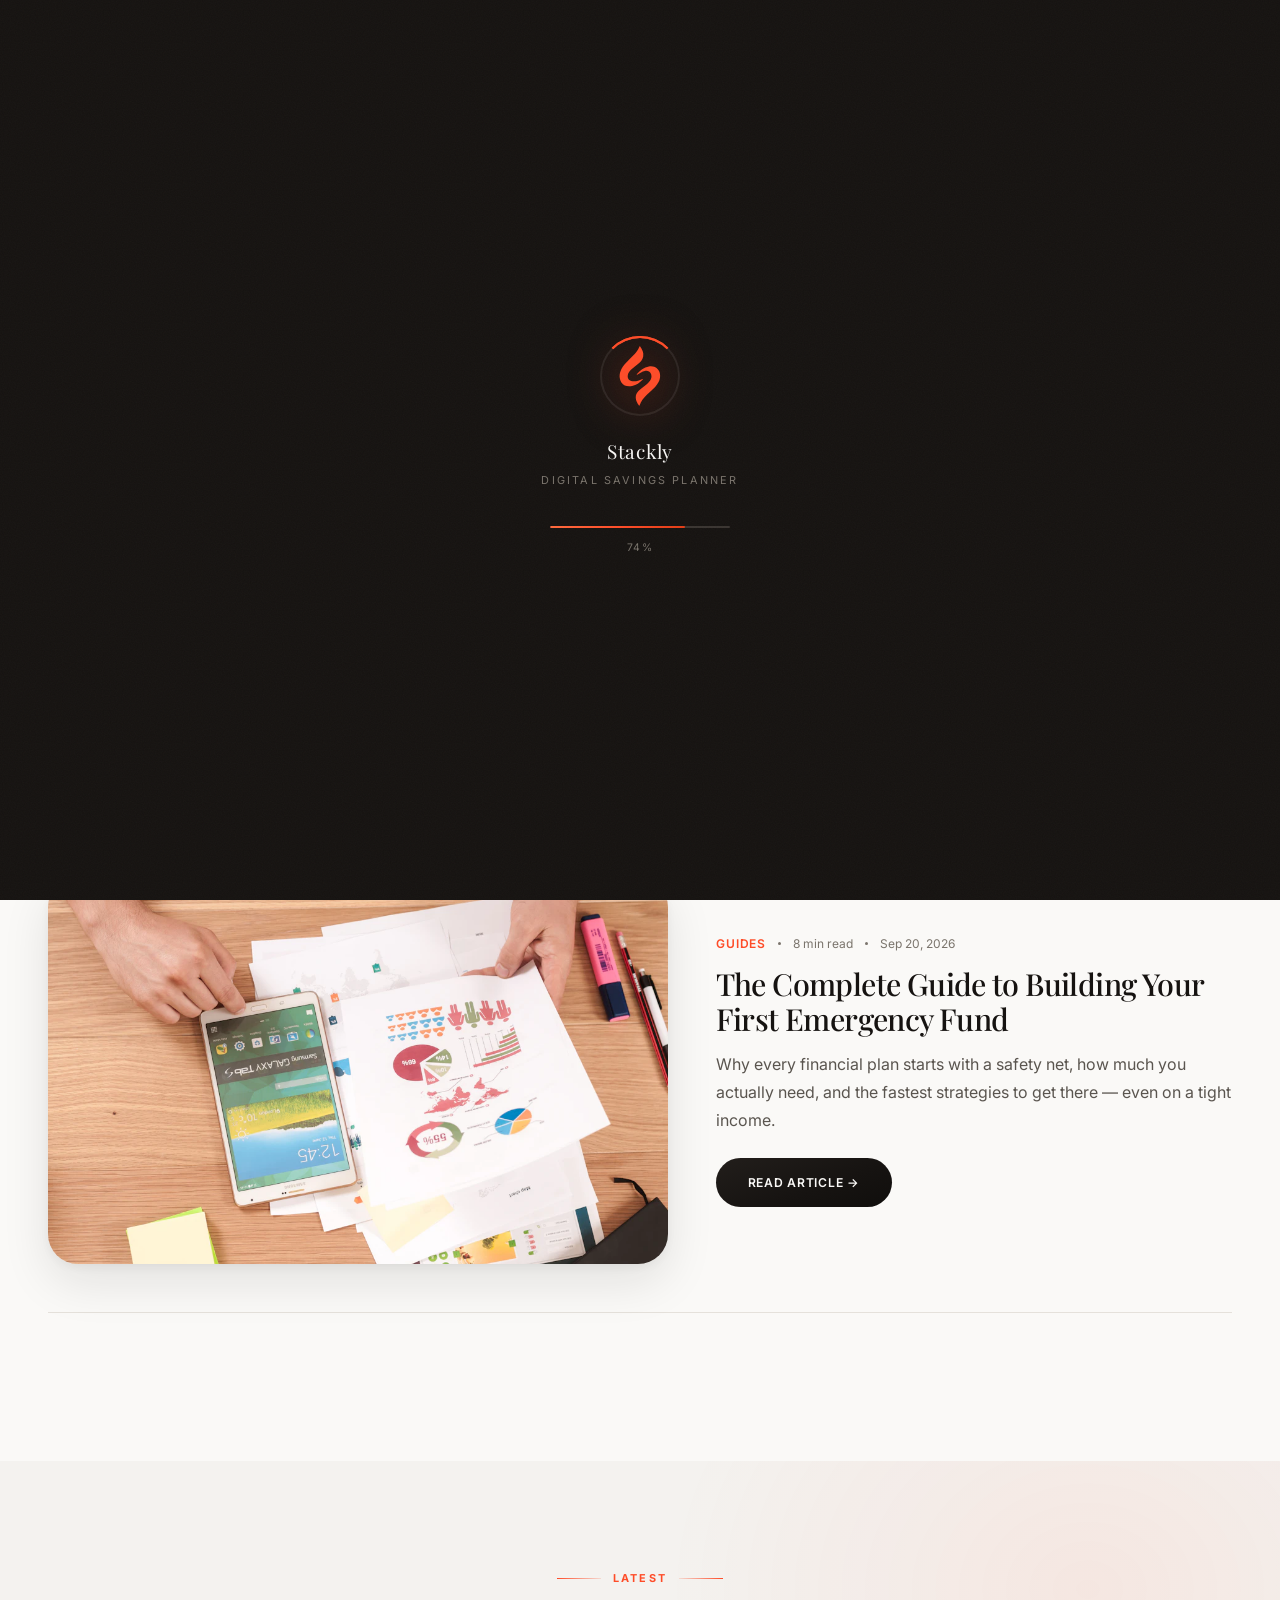
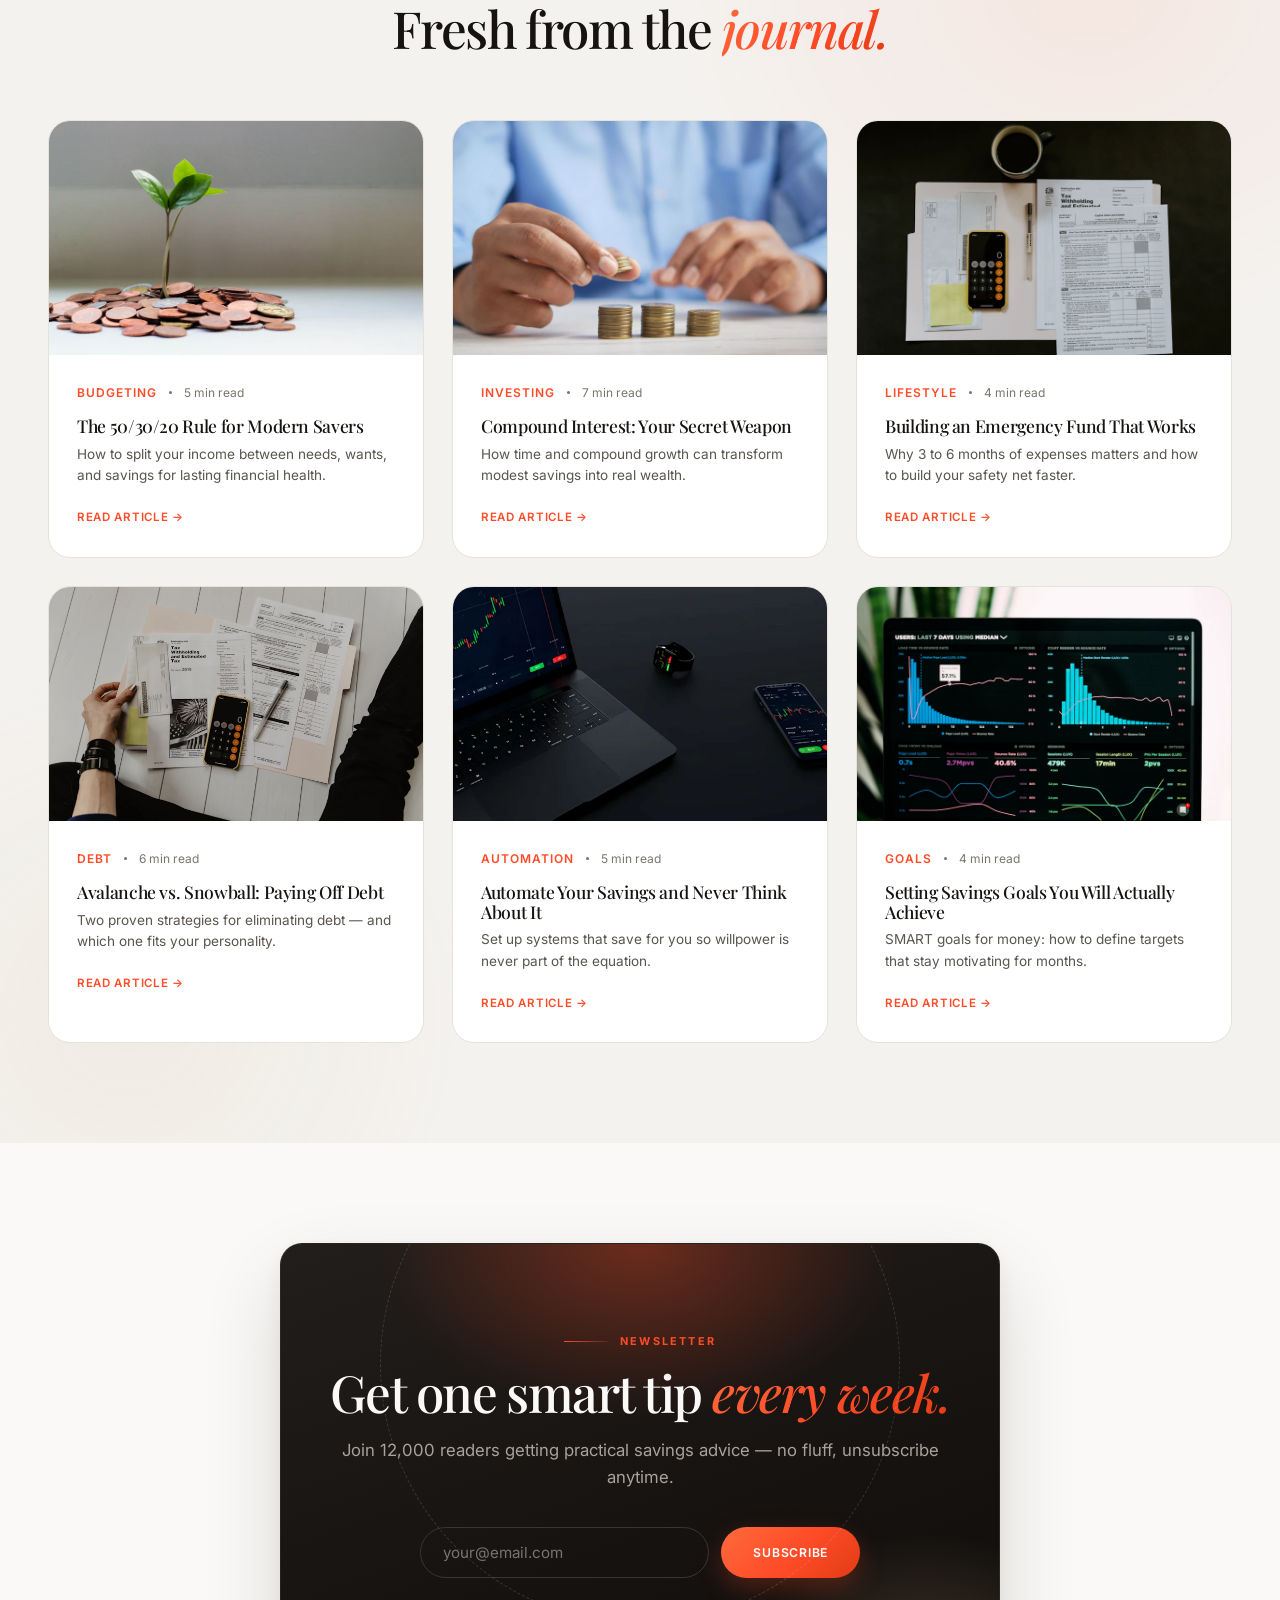
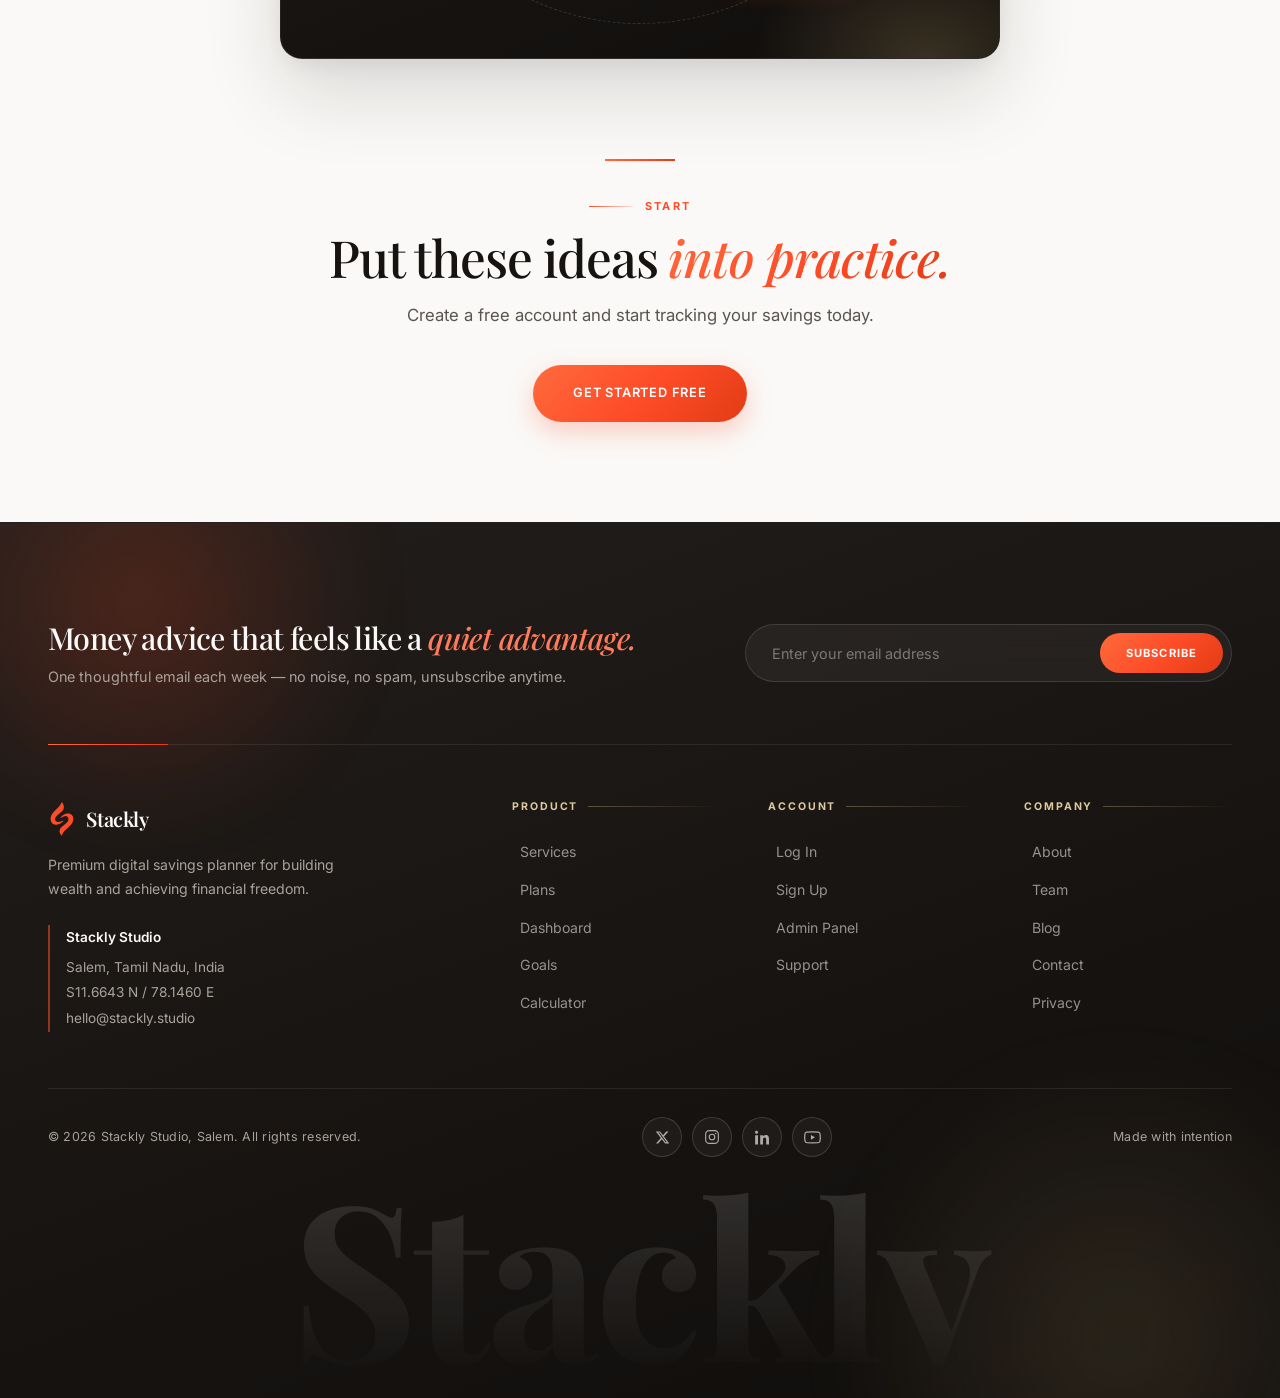
<file: blog.html>
<!DOCTYPE html>
<html lang="en">
<head>
    <meta charset="UTF-8">
    <meta name="viewport" content="width=device-width, initial-scale=1.0">
    <title>Blog — Stackly</title>
    <link rel="stylesheet" href="css/style.css">
    <noscript><style>.sec-head .sec-title,.sec-head .sec-sub{opacity:1!important;transform:none!important}.sec-head .sec-label::before,.sec-head .sec-label::after{transform:none!important}.reveal{opacity:1!important;transform:none!important}.preloader{display:none!important}</style></noscript>
</head>
<body class="dark-hero">
    <!-- Preloader -->
    <div class="preloader" id="preloader">
        <div class="pre-logo">
            <div class="pre-ring"></div>
            <svg viewBox="398 82 212 290" xmlns="http://www.w3.org/2000/svg"><path fill="#fe4c28" d="M419.71,256.18 C408,235.74 410.22,215.61 419.89,195.68 C426.37,182.32 436.26,171.44 446.51,160.9 C457.08,150.04 468.78,140.35 478.79,128.9 C487.41,119.04 494.8,108.46 500.03,96.43 C500.74,94.8 501,92.85 502.79,91.71 C503.21,91.84 503.88,91.82 504.1,92.13 C514.53,106.34 522,121.48 518.29,139.86 C515.93,151.5 508.99,160.31 500.3,167.94 C487.79,178.93 473.63,187.95 462.05,200.04 C456.22,206.12 451.19,212.66 449.15,221.05 C445.38,236.57 454.27,249.2 470.2,250.78 C485.24,252.27 499.3,248.88 512.63,242 C514.02,241.28 515.21,239.79 517.06,240.55 C517.83,242.06 516.69,242.79 515.92,243.56 C502.48,256.92 487.52,267.97 468.59,271.95 C447.92,276.29 431.27,272.38 419.71,256.18z"/><path fill="#fe4c28" d="M536.35,311.35 C521.09,325.62 508.63,341.45 501.64,361.3 C500.58,360.86 499.8,360.78 499.46,360.35 C491.32,350.11 485.46,338.91 484.71,325.53 C484.03,313.54 489.24,303.91 496.95,295.36 C506.74,284.51 519.09,276.7 530.33,267.57 C539.68,259.98 548.93,252.35 553.65,240.72 C556.25,234.32 556.8,227.72 555.17,221.12 C551.96,208.2 539.4,200.89 526.17,203.88 C513.91,206.65 503.24,212.7 493.08,219.82 C492.04,220.55 491.27,221.85 489.66,221.56 C488.66,220.29 489.65,219.35 490.29,218.48 C503.85,199.98 521.51,187.67 544.32,183.64 C574.74,178.25 599.44,199.88 594.8,234.35 C592.54,251.2 583.63,264.79 572.58,277.16 C561.56,289.49 548.61,299.8 536.35,311.35z"/></svg>
        </div>
        <div class="pre-text">Stackly</div>
        <div class="pre-sub">Digital Savings Planner</div>
        <div class="pre-bar"><div class="pre-fill"></div></div>
        <div class="pre-pct">0%</div>
    </div>

    <!-- 1. Header -->
    <nav class="navbar">
        <div class="nav-wrap">
            <a href="index.html" class="logo">
                <div class="logo-icon"><svg viewBox="398 82 212 290" xmlns="http://www.w3.org/2000/svg"><path fill="#fe4c28" d="M419.71,256.18 C408,235.74 410.22,215.61 419.89,195.68 C426.37,182.32 436.26,171.44 446.51,160.9 C457.08,150.04 468.78,140.35 478.79,128.9 C487.41,119.04 494.8,108.46 500.03,96.43 C500.74,94.8 501,92.85 502.79,91.71 C503.21,91.84 503.88,91.82 504.1,92.13 C514.53,106.34 522,121.48 518.29,139.86 C515.93,151.5 508.99,160.31 500.3,167.94 C487.79,178.93 473.63,187.95 462.05,200.04 C456.22,206.12 451.19,212.66 449.15,221.05 C445.38,236.57 454.27,249.2 470.2,250.78 C485.24,252.27 499.3,248.88 512.63,242 C514.02,241.28 515.21,239.79 517.06,240.55 C517.83,242.06 516.69,242.79 515.92,243.56 C502.48,256.92 487.52,267.97 468.59,271.95 C447.92,276.29 431.27,272.38 419.71,256.18z"/><path fill="#fe4c28" d="M536.35,311.35 C521.09,325.62 508.63,341.45 501.64,361.3 C500.58,360.86 499.8,360.78 499.46,360.35 C491.32,350.11 485.46,338.91 484.71,325.53 C484.03,313.54 489.24,303.91 496.95,295.36 C506.74,284.51 519.09,276.7 530.33,267.57 C539.68,259.98 548.93,252.35 553.65,240.72 C556.25,234.32 556.8,227.72 555.17,221.12 C551.96,208.2 539.4,200.89 526.17,203.88 C513.91,206.65 503.24,212.7 493.08,219.82 C492.04,220.55 491.27,221.85 489.66,221.56 C488.66,220.29 489.65,219.35 490.29,218.48 C503.85,199.98 521.51,187.67 544.32,183.64 C574.74,178.25 599.44,199.88 594.8,234.35 C592.54,251.2 583.63,264.79 572.58,277.16 C561.56,289.49 548.61,299.8 536.35,311.35z"/></svg></div>
                <span class="logo-txt">Stackly</span>
            </a>
            <ul class="nav-links">
                <li><a href="index.html">Home</a></li>
                <li><a href="about.html">About</a></li>
                <li><a href="services.html">Services</a></li>
                <li><a href="plans.html">Plans</a></li>
                <li><a href="team.html">Team</a></li>
                <li><a href="blog.html" class="active">Blog</a></li>
                <li><a href="contact.html">Contact</a></li>
            </ul>
            <div class="nav-right">
                <a href="login.html" class="nav-login">Log In</a>
                <a href="login.html" class="btn-start">Get Started <svg width="14" height="14" viewBox="0 0 24 24" fill="none" stroke="currentColor" stroke-width="2"><path d="M5 12h14M12 5l7 7-7 7"/></svg></a>
            </div>
            <button class="burger" aria-label="Menu"><span></span><span></span><span></span></button>
        </div>
    </nav>

    <!-- 2. Page Hero -->
    <section class="page-hero" style="background-image:var(--ph-grad), url('assets/photo-1499750310107-5fef28a66643-1600.webp')">
        <div class="container">
            <span class="sec-label">Journal</span>
            <h1>Insights &amp; <em class="it">ideas.</em></h1>
            <p>Guides, strategies, and stories about building lasting wealth — written by the Stackly team.</p>
        
            <div class="ph-meta">
                <div class="ph-crumb"><a href="index.html">Home</a><span class="sep"></span><strong>Blog</strong></div>
                <span class="ph-badge">&#10022; Stackly Studio</span>
            </div>
        </div>
    </section>

    <!-- 3. Featured Post -->
    <section class="section">
        <div class="container">
            <div class="sec-head reveal">
                <span class="sec-label">Featured</span>
                <h2 class="sec-title">Editor's <em class="it">pick.</em></h2>
            </div>
            <div class="blog-feature reveal">
                <div class="blog-feature-img"><img src="assets/photo-1434626881859-194d67b2b86f-1000.webp" alt="Featured article" loading="lazy"></div>
                <div>
                    <div class="blog-meta"><span class="cat">Guides</span><span class="dot"></span><span>8 min read</span><span class="dot"></span><span>Sep 20, 2026</span></div>
                    <h3 style="font-size:1.9rem;margin-bottom:14px;">The Complete Guide to Building Your First Emergency Fund</h3>
                    <p style="color:var(--text-2);line-height:1.75;margin-bottom:24px;">Why every financial plan starts with a safety net, how much you actually need, and the fastest strategies to get there — even on a tight income.</p>
                    <a href="article.html?id=emergency-fund-guide" class="btn btn-dark">Read Article →</a>
                </div>
            </div>
        </div>
    </section>

    <!-- 4. Blog Grid -->
    <section class="section feat-bg">
        <div class="container">
            <div class="sec-head center reveal">
                <span class="sec-label">Latest</span>
                <h2 class="sec-title">Fresh from the <em class="it">journal.</em></h2>
            </div>
            <div class="blog-grid">
                <div class="blog-card reveal">
                    <div class="blog-card-img"><img src="assets/photo-1579621970563-ebec7560ff3e-800.webp" alt="Budgeting" loading="lazy"></div>
                    <div class="blog-card-body">
                        <div class="blog-meta"><span class="cat">Budgeting</span><span class="dot"></span><span>5 min read</span></div>
                        <h3>The 50/30/20 Rule for Modern Savers</h3>
                        <p>How to split your income between needs, wants, and savings for lasting financial health.</p>
                        <a href="article.html?id=50-30-20-rule" class="blog-link">Read Article →</a>
                    </div>
                </div>
                <div class="blog-card reveal rd1">
                    <div class="blog-card-img"><img src="assets/photo-1633158829585-23ba8f7c8caf-800.webp" alt="Investing" loading="lazy"></div>
                    <div class="blog-card-body">
                        <div class="blog-meta"><span class="cat">Investing</span><span class="dot"></span><span>7 min read</span></div>
                        <h3>Compound Interest: Your Secret Weapon</h3>
                        <p>How time and compound growth can transform modest savings into real wealth.</p>
                        <a href="article.html?id=compound-interest" class="blog-link">Read Article →</a>
                    </div>
                </div>
                <div class="blog-card reveal rd2">
                    <div class="blog-card-img"><img src="assets/photo-1554224154-26032ffc0d07-800.webp" alt="Planning" loading="lazy"></div>
                    <div class="blog-card-body">
                        <div class="blog-meta"><span class="cat">Lifestyle</span><span class="dot"></span><span>4 min read</span></div>
                        <h3>Building an Emergency Fund That Works</h3>
                        <p>Why 3 to 6 months of expenses matters and how to build your safety net faster.</p>
                        <a href="article.html?id=emergency-fund-works" class="blog-link">Read Article →</a>
                    </div>
                </div>
                <div class="blog-card reveal">
                    <div class="blog-card-img"><img src="assets/photo-1554224155-6726b3ff858f-800.webp" alt="Debt" loading="lazy"></div>
                    <div class="blog-card-body">
                        <div class="blog-meta"><span class="cat">Debt</span><span class="dot"></span><span>6 min read</span></div>
                        <h3>Avalanche vs. Snowball: Paying Off Debt</h3>
                        <p>Two proven strategies for eliminating debt — and which one fits your personality.</p>
                        <a href="article.html?id=debt-payoff-strategies" class="blog-link">Read Article →</a>
                    </div>
                </div>
                <div class="blog-card reveal rd1">
                    <div class="blog-card-img"><img src="assets/photo-1642790106117-e829e14a795f-800.webp" alt="Automation" loading="lazy"></div>
                    <div class="blog-card-body">
                        <div class="blog-meta"><span class="cat">Automation</span><span class="dot"></span><span>5 min read</span></div>
                        <h3>Automate Your Savings and Never Think About It</h3>
                        <p>Set up systems that save for you so willpower is never part of the equation.</p>
                        <a href="article.html?id=automate-savings" class="blog-link">Read Article →</a>
                    </div>
                </div>
                <div class="blog-card reveal rd2">
                    <div class="blog-card-img"><img src="assets/photo-1551288049-bebda4e38f71-800.webp" alt="Goals" loading="lazy"></div>
                    <div class="blog-card-body">
                        <div class="blog-meta"><span class="cat">Goals</span><span class="dot"></span><span>4 min read</span></div>
                        <h3>Setting Savings Goals You Will Actually Achieve</h3>
                        <p>SMART goals for money: how to define targets that stay motivating for months.</p>
                        <a href="article.html?id=smart-savings-goals" class="blog-link">Read Article →</a>
                    </div>
                </div>
            </div>
        </div>
    </section>

    <!-- 5. Newsletter -->
    <section class="section">
        <div class="container">
            <div class="cta-dark reveal" style="max-width:720px;">
                <span class="sec-label">Newsletter</span>
                <h2>Get one smart tip <em class="it">every week.</em></h2>
                <p>Join 12,000 readers getting practical savings advice — no fluff, unsubscribe anytime.</p>
                <div style="display:flex;gap:12px;max-width:440px;margin:0 auto;position:relative;flex-wrap:wrap;justify-content:center;">
                    <input type="email" placeholder="your@email.com" style="flex:1;min-width:220px;padding:15px 22px;border-radius:9999px;border:1.5px solid var(--bd-d);background:transparent;color:var(--text-inv);font-family:var(--sans);font-size:0.95rem;">
                    <button class="btn btn-brand">Subscribe</button>
                </div>
            </div>
        </div>
    </section>

    <!-- 6. CTA -->
    <section class="section cta-sec" style="padding-top:0;">
        <div class="container">
            <div class="cta-box reveal">
                <span class="sec-label">Start</span>
                <h2>Put these ideas <em class="it">into practice.</em></h2>
                <p>Create a free account and start tracking your savings today.</p>
                <a href="login.html" class="btn btn-brand btn-lg">Get Started Free</a>
            </div>
        </div>
    </section>

    <!-- 7. Footer -->
    <footer class="footer">
        <div class="container">
            <div class="footer-top">
                <div class="footer-news">
                    <h3>Money advice that feels like a <em class="it">quiet advantage.</em></h3>
                    <p>One thoughtful email each week — no noise, no spam, unsubscribe anytime.</p>
                </div>
                <form class="news-form" action="#" onsubmit="return false;">
                    <input type="email" placeholder="Enter your email address" aria-label="Email address">
                    <button type="submit">Subscribe</button>
                </form>
            </div>
            <div class="footer-grid">
                <div class="footer-brand">
                    <a href="index.html" class="logo">
                        <div class="logo-icon"><svg viewBox="398 82 212 290" xmlns="http://www.w3.org/2000/svg"><path fill="#fe4c28" d="M419.71,256.18 C408,235.74 410.22,215.61 419.89,195.68 C426.37,182.32 436.26,171.44 446.51,160.9 C457.08,150.04 468.78,140.35 478.79,128.9 C487.41,119.04 494.8,108.46 500.03,96.43 C500.74,94.8 501,92.85 502.79,91.71 C503.21,91.84 503.88,91.82 504.1,92.13 C514.53,106.34 522,121.48 518.29,139.86 C515.93,151.5 508.99,160.31 500.3,167.94 C487.79,178.93 473.63,187.95 462.05,200.04 C456.22,206.12 451.19,212.66 449.15,221.05 C445.38,236.57 454.27,249.2 470.2,250.78 C485.24,252.27 499.3,248.88 512.63,242 C514.02,241.28 515.21,239.79 517.06,240.55 C517.83,242.06 516.69,242.79 515.92,243.56 C502.48,256.92 487.52,267.97 468.59,271.95 C447.92,276.29 431.27,272.38 419.71,256.18z"/><path fill="#fe4c28" d="M536.35,311.35 C521.09,325.62 508.63,341.45 501.64,361.3 C500.58,360.86 499.8,360.78 499.46,360.35 C491.32,350.11 485.46,338.91 484.71,325.53 C484.03,313.54 489.24,303.91 496.95,295.36 C506.74,284.51 519.09,276.7 530.33,267.57 C539.68,259.98 548.93,252.35 553.65,240.72 C556.25,234.32 556.8,227.72 555.17,221.12 C551.96,208.2 539.4,200.89 526.17,203.88 C513.91,206.65 503.24,212.7 493.08,219.82 C492.04,220.55 491.27,221.85 489.66,221.56 C488.66,220.29 489.65,219.35 490.29,218.48 C503.85,199.98 521.51,187.67 544.32,183.64 C574.74,178.25 599.44,199.88 594.8,234.35 C592.54,251.2 583.63,264.79 572.58,277.16 C561.56,289.49 548.61,299.8 536.35,311.35z"/></svg></div>
                        <span class="logo-txt">Stackly</span>
                    </a>
                    <p>Premium digital savings planner for building wealth and achieving financial freedom.</p>
                    <div class="footer-addr">
                        <strong>Stackly Studio</strong>
                        Salem, Tamil Nadu, India<br>
                        S11.6643 N / 78.1460 E<br>
                        hello@stackly.studio
                    </div>
                </div>
                <div class="footer-col">
                    <h4>Product</h4>
                    <ul>
                        <li><a href="services.html">Services</a></li>
                        <li><a href="plans.html">Plans</a></li>
                        <li><a href="dashboard.html">Dashboard</a></li>
                        <li><a href="goals.html">Goals</a></li>
                        <li><a href="calculator.html">Calculator</a></li>
                    </ul>
                </div>
                <div class="footer-col">
                    <h4>Account</h4>
                    <ul>
                        <li><a href="login.html">Log In</a></li>
                        <li><a href="signup.html">Sign Up</a></li>
                        <li><a href="admin.html">Admin Panel</a></li>
                        <li><a href="contact.html">Support</a></li>
                    </ul>
                </div>
                <div class="footer-col">
                    <h4>Company</h4>
                    <ul>
                        <li><a href="about.html">About</a></li>
                        <li><a href="team.html">Team</a></li>
                        <li><a href="blog.html">Blog</a></li>
                        <li><a href="contact.html">Contact</a></li>
                        <li><a href="#" data-toast="Privacy policy: request a copy from hello@stackly.studio.">Privacy</a></li>
                    </ul>
                </div>
            </div>
            <div class="footer-btm">
                <p>&copy; 2026 Stackly Studio, Salem. All rights reserved.</p>
                <div class="footer-social">
                    <a href="https://x.com/login" target="_blank" rel="noopener noreferrer" aria-label="X"><svg width="15" height="15" viewBox="0 0 24 24" fill="currentColor"><path d="M18.244 2.25h3.308l-7.227 8.26 8.502 11.24H16.17l-5.214-6.817L4.99 21.75H1.68l7.73-8.835L1.254 2.25H8.08l4.713 6.231 5.451-6.511zm-1.161 17.52h1.833L7.084 4.126H5.117l11.966 15.644z"/></svg></a>
                    <a href="https://www.instagram.com/accounts/login/" target="_blank" rel="noopener noreferrer" aria-label="Instagram"><svg width="16" height="16" viewBox="0 0 24 24" fill="none" stroke="currentColor" stroke-width="1.7" stroke-linecap="round"><rect x="2.5" y="2.5" width="19" height="19" rx="5.5"/><circle cx="12" cy="12" r="4.2"/><circle cx="17.4" cy="6.6" r="1.1" fill="currentColor" stroke="none"/></svg></a>
                    <a href="https://www.linkedin.com/login" target="_blank" rel="noopener noreferrer" aria-label="LinkedIn"><svg width="15" height="15" viewBox="0 0 24 24" fill="currentColor"><path d="M4.98 3.5C4.98 4.88 3.87 6 2.5 6S.02 4.88.02 3.5 1.13 1 2.5 1s2.48 1.12 2.48 2.5zM.24 8.31h4.52V23H.24V8.31zM8.34 8.31h4.33v2h.06c.6-1.14 2.07-2.34 4.26-2.34 4.56 0 5.4 3 5.4 6.9V23h-4.51v-7.1c0-1.7-.03-3.88-2.36-3.88-2.37 0-2.73 1.85-2.73 3.76V23H8.34V8.31z"/></svg></a>
                    <a href="https://accounts.google.com/ServiceLogin?service=youtube" target="_blank" rel="noopener noreferrer" aria-label="YouTube"><svg width="17" height="17" viewBox="0 0 24 24" fill="none" stroke="currentColor" stroke-width="1.7" stroke-linejoin="round"><path d="M22.54 6.42a2.78 2.78 0 00-1.94-2C18.88 4 12 4 12 4s-6.88 0-8.6.46a2.78 2.78 0 00-1.94 2A29 29 0 001 11.75a29 29 0 00.46 5.33A2.78 2.78 0 003.4 19c1.72.46 8.6.46 8.6.46s6.88 0 8.6-.46a2.78 2.78 0 001.94-2 29 29 0 00.46-5.25 29 29 0 00-.46-5.33z"/><path d="M9.75 15.02l5.75-3.27-5.75-3.27v6.54z" fill="currentColor" stroke="none"/></svg></a>
                </div>
                <p>Made with intention</p>
            </div>
        </div>
        <div class="footer-mark" aria-hidden="true">Stackly</div>
    </footer>


    <script src="js/main.js"></script>
</body>
</html>
</file>
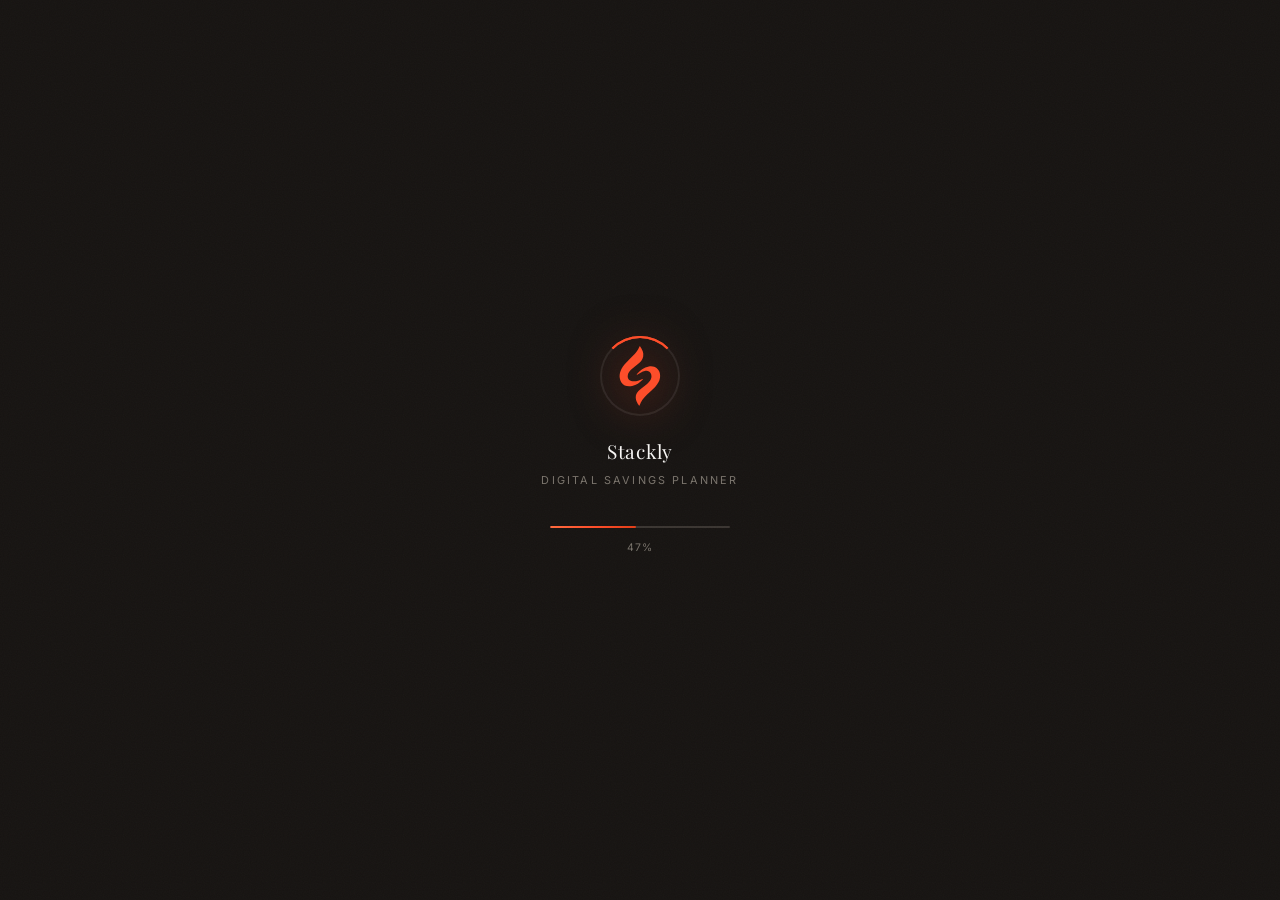
<file: calculator.html>
<!DOCTYPE html>
<html lang="en">
<head>
    <meta charset="UTF-8">
    <meta name="viewport" content="width=device-width, initial-scale=1.0">
    <title>Calculator — Stackly</title>
    <link rel="stylesheet" href="css/style.css">
    <noscript><style>.sec-head .sec-title,.sec-head .sec-sub{opacity:1!important;transform:none!important}.sec-head .sec-label::before,.sec-head .sec-label::after{transform:none!important}.reveal{opacity:1!important;transform:none!important}</style></noscript>
</head>
<body class="app-page">
    <!-- Mobile header: hamburger (left) + Stackly brand (right) -->
    <header class="app-hdr">
        <button class="app-burger" type="button" aria-label="Open menu" aria-expanded="false"><span></span><span></span><span></span></button>
        <a href="index.html" class="logo app-brand" aria-label="Stackly home"><div class="logo-icon"><svg viewBox="398 82 212 290" xmlns="http://www.w3.org/2000/svg"><path fill="#fe4c28" d="M419.71,256.18 C408,235.74 410.22,215.61 419.89,195.68 C426.37,182.32 436.26,171.44 446.51,160.9 C457.08,150.04 468.78,140.35 478.79,128.9 C487.41,119.04 494.8,108.46 500.03,96.43 C500.74,94.8 501,92.85 502.79,91.71 C503.21,91.84 503.88,91.82 504.1,92.13 C514.53,106.34 522,121.48 518.29,139.86 C515.93,151.5 508.99,160.31 500.3,167.94 C487.79,178.93 473.63,187.95 462.05,200.04 C456.22,206.12 451.19,212.66 449.15,221.05 C445.38,236.57 454.27,249.2 470.2,250.78 C485.24,252.27 499.3,248.88 512.63,242 C514.02,241.28 515.21,239.79 517.06,240.55 C517.83,242.06 516.69,242.79 515.92,243.56 C502.48,256.92 487.52,267.97 468.59,271.95 C447.92,276.29 431.27,272.38 419.71,256.18z"/><path fill="#fe4c28" d="M536.35,311.35 C521.09,325.62 508.63,341.45 501.64,361.3 C500.58,360.86 499.8,360.78 499.46,360.35 C491.32,350.11 485.46,338.91 484.71,325.53 C484.03,313.54 489.24,303.91 496.95,295.36 C506.74,284.51 519.09,276.7 530.33,267.57 C539.68,259.98 548.93,252.35 553.65,240.72 C556.25,234.32 556.8,227.72 555.17,221.12 C551.96,208.2 539.4,200.89 526.17,203.88 C513.91,206.65 503.24,212.7 493.08,219.82 C492.04,220.55 491.27,221.85 489.66,221.56 C488.66,220.29 489.65,219.35 490.29,218.48 C503.85,199.98 521.51,187.67 544.32,183.64 C574.74,178.25 599.44,199.88 594.8,234.35 C592.54,251.2 583.63,264.79 572.58,277.16 C561.56,289.49 548.61,299.8 536.35,311.35z"/></svg></div><span class="logo-txt">Stackly</span></a>
    </header>
    <div class="app-scrim" aria-hidden="true"></div>




    <!-- 1. App Shell + Calculator -->
    <div class="app-layout">
        <aside class="side-nav">
            <a href="index.html" class="side-head" title="Back to home">
                <div class="dash-ico"><svg width="18" height="18" viewBox="0 0 24 24" fill="none" stroke="currentColor" stroke-width="1.5"><rect x="4" y="2" width="16" height="20" rx="2"/><line x1="8" y1="6" x2="16" y2="6"/><line x1="8" y1="11" x2="8.01" y2="11"/><line x1="12" y1="11" x2="12.01" y2="11"/><line x1="16" y1="11" x2="16.01" y2="11"/><line x1="8" y1="15" x2="8.01" y2="15"/><line x1="12" y1="15" x2="16" y2="15"/></svg></div>
                <div class="side-head-t"><strong>Calculator</strong><span>Projection tools</span></div></a>
            <div class="side-label">Overview</div>
            <ul>
                <li><a href="dashboard.html"><svg width="16" height="16" viewBox="0 0 24 24" fill="none" stroke="currentColor" stroke-width="1.7"><rect x="3" y="3" width="7" height="7" rx="1.5"/><rect x="14" y="3" width="7" height="7" rx="1.5"/><rect x="14" y="14" width="7" height="7" rx="1.5"/><rect x="3" y="14" width="7" height="7" rx="1.5"/></svg> Dashboard</a></li>
                <li><a href="goals.html"><svg width="16" height="16" viewBox="0 0 24 24" fill="none" stroke="currentColor" stroke-width="1.7"><circle cx="12" cy="12" r="10"/><circle cx="12" cy="12" r="6"/><circle cx="12" cy="12" r="2"/></svg> Savings Goals <span class="side-badge">5</span></a></li>
                <li><a href="calculator.html" class="active"><svg width="16" height="16" viewBox="0 0 24 24" fill="none" stroke="currentColor" stroke-width="1.7"><rect x="4" y="2" width="16" height="20" rx="2"/><line x1="8" y1="6" x2="16" y2="6"/><line x1="8" y1="11" x2="8.01" y2="11"/><line x1="12" y1="11" x2="12.01" y2="11"/><line x1="16" y1="11" x2="16.01" y2="11"/><line x1="8" y1="15" x2="8.01" y2="15"/><line x1="12" y1="15" x2="16" y2="15"/></svg> Calculator</a></li>
                <li><a href="plans.html"><svg width="16" height="16" viewBox="0 0 24 24" fill="none" stroke="currentColor" stroke-width="1.7"><rect x="1" y="4" width="22" height="16" rx="2"/><line x1="1" y1="10" x2="23" y2="10"/></svg> My Plan <span class="side-badge">Pro</span></a></li>
            </ul>
            <div class="side-label">Grow</div>
            <ul>
                <li><a href="blog.html"><svg width="16" height="16" viewBox="0 0 24 24" fill="none" stroke="currentColor" stroke-width="1.7"><path d="M4 19.5A2.5 2.5 0 016.5 17H20"/><path d="M6.5 2H20v20H6.5A2.5 2.5 0 014 19.5v-15A2.5 2.5 0 016.5 2z"/></svg> Insights</a></li>
                <li><a href="contact.html"><svg width="16" height="16" viewBox="0 0 24 24" fill="none" stroke="currentColor" stroke-width="1.7"><circle cx="12" cy="12" r="10"/><path d="M9.09 9a3 3 0 015.83 1c0 2-3 3-3 3"/><line x1="12" y1="17" x2="12.01" y2="17"/></svg> Support</a></li>
            </ul>
            <div class="side-label">Account</div>
            <ul>
                <li><a href="index.html" data-logout><svg width="16" height="16" viewBox="0 0 24 24" fill="none" stroke="currentColor" stroke-width="1.7"><path d="M9 21H5a2 2 0 01-2-2V5a2 2 0 012-2h4"/><polyline points="16 17 21 12 16 7"/><line x1="21" y1="12" x2="9" y2="12"/></svg> Log Out</a></li>
            </ul>
            <div class="side-cta">
                <strong>Save this plan</strong>
                <span>Create a free account to keep every projection.</span>
                <a href="signup.html" class="btn btn-brand">Create Account</a>
            </div>
        </aside>
        <div class="app-main">
    <section class="dash-content">
        <div class="container">
            <header class="app-topbar">
                <div class="app-topbar-head">
                    <div class="app-crumb"><a href="index.html">Home</a><span class="sep"></span><strong>Calculator</strong></div>
                    <span class="sec-label">Savings Calculator</span>
                    <h1>Project your <em class="it">future.</em></h1>
                    <p>See how your savings grow over time with compound interest — adjust the numbers and watch the results update live.</p>
                </div>
                <div class="app-user">
                    <span class="app-user-av" data-user-initials>SL</span>
                    <span class="app-user-t">
                        <strong data-user-name>Stackly Saver</strong>
                        <small><span data-user-role>Client</span> &middot; <span data-user-email>hello@stackly.studio</span></small>
                    </span>
                    <a href="#" class="app-logout" data-logout>Log out</a>
                </div>
            </header>
            <div class="calc-grid">
                <div class="calc-form-box reveal">
                    <h3>Your Savings Plan</h3>
                    <form id="savingsForm">
                        <div class="form-row">
                            <div class="form-group">
                                <label for="initialAmount">Initial Amount ($)</label>
                                <input type="number" id="initialAmount" value="1000" min="0">
                            </div>
                            <div class="form-group">
                                <label for="monthlyAmount">Monthly Deposit ($)</label>
                                <input type="number" id="monthlyAmount" value="500" min="0">
                            </div>
                        </div>
                        <div class="form-row">
                            <div class="form-group">
                                <label for="interestRate">Annual Interest (%)</label>
                                <input type="number" id="interestRate" value="7" min="0" step="0.1">
                            </div>
                            <div class="form-group">
                                <label for="years">Time Period (Years)</label>
                                <input type="number" id="years" value="10" min="1" max="50">
                            </div>
                        </div>
                        <div class="form-group">
                            <label>Quick Presets</label>
                            <div style="display:flex;gap:10px;flex-wrap:wrap;">
                                <button type="button" class="btn btn-sm btn-outline" onclick="document.getElementById('monthlyAmount').value=200;document.getElementById('years').value=5;document.getElementById('savingsForm').dispatchEvent(new Event('input'))">Conservative</button>
                                <button type="button" class="btn btn-sm btn-outline" onclick="document.getElementById('monthlyAmount').value=500;document.getElementById('years').value=10;document.getElementById('interestRate').value=7;document.getElementById('savingsForm').dispatchEvent(new Event('input'))">Balanced</button>
                                <button type="button" class="btn btn-sm btn-outline" onclick="document.getElementById('monthlyAmount').value=1000;document.getElementById('years').value=20;document.getElementById('interestRate').value=9;document.getElementById('savingsForm').dispatchEvent(new Event('input'))">Aggressive</button>
                            </div>
                        </div>
                    </form>
                </div>

                <div class="calc-result-box reveal rd1">
                    <h3>Projected Results</h3>
                    <div class="result-main">
                        <div class="result-lbl">Future Value</div>
                        <div class="result-val" id="resultValue">$0</div>
                    </div>
                    <div class="break-list">
                        <div class="break-row">
                            <span class="break-lbl">From Initial Amount</span>
                            <span class="break-val" id="breakdownInitial">$0</span>
                        </div>
                        <div class="break-row">
                            <span class="break-lbl">From Monthly Deposits</span>
                            <span class="break-val" id="breakdownMonthly">$0</span>
                        </div>
                        <div class="break-row" style="padding-top:14px;border-top:1px solid var(--bd-d);margin-top:6px;">
                            <span class="break-lbl">Interest Earned</span>
                            <span class="break-val" style="color:var(--brand-l);" id="breakdownInterest">$0</span>
                        </div>
                    </div>
                </div>
            </div>
        </div>
    </section>

    <!-- 2. How It Works -->
    <section class="section feat-bg">
        <div class="container">
            <div class="sec-head center reveal">
                <span class="sec-label">Method</span>
                <h2 class="sec-title">How the math <em class="it">works.</em></h2>
            </div>
            <div class="steps-grid">
                <div class="step-card reveal">
                    <span class="step-num">01</span>
                    <div class="step-icon"><svg width="30" height="30" viewBox="0 0 24 24" fill="none" stroke="currentColor" stroke-width="1.5"><path d="M12 2v20M17 5H9.5a3.5 3.5 0 000 7h5a3.5 3.5 0 010 7H6"/></svg></div>
                    <h3>Deposits Grow</h3>
                    <p>Every dollar you deposit starts earning interest immediately, compounding month after month.</p>
                </div>
                <div class="step-card reveal rd1">
                    <span class="step-num">02</span>
                    <div class="step-icon"><svg width="30" height="30" viewBox="0 0 24 24" fill="none" stroke="currentColor" stroke-width="1.5"><path d="M23 6l-9.5 9.5-5-5L1 18"/><path d="M17 6h6v6"/></svg></div>
                    <h3>Interest Compounds</h3>
                    <p>Interest earns its own interest — the effect accelerates dramatically over longer periods.</p>
                </div>
                <div class="step-card reveal rd2">
                    <span class="step-num">03</span>
                    <div class="step-icon"><svg width="30" height="30" viewBox="0 0 24 24" fill="none" stroke="currentColor" stroke-width="1.5"><circle cx="12" cy="12" r="10"/><polyline points="12 6 12 12 16 14"/></svg></div>
                    <h3>Time Multiplies</h3>
                    <p>Starting early is the single biggest lever — even small amounts become substantial given enough time.</p>
                </div>
            </div>
        </div>
    </section>

    <!-- 3. Features -->
    <section class="section">
        <div class="container">
            <div class="sec-head center reveal">
                <span class="sec-label">Why Plan</span>
                <h2 class="sec-title">Planning beats <em class="it">guessing.</em></h2>
            </div>
            <div class="feat-grid">
                <div class="feat-card reveal">
                    <span class="feat-num">01</span>
                    <div class="feat-icon"><svg width="22" height="22" viewBox="0 0 24 24" fill="none" stroke="currentColor" stroke-width="1.5"><circle cx="12" cy="12" r="10"/><path d="M12 6v6l4 2"/></svg></div>
                    <h3>Set Realistic Timelines</h3>
                    <p>Know exactly when you will reach each goal instead of hoping for the best.</p>
                </div>
                <div class="feat-card reveal rd1">
                    <span class="feat-num">02</span>
                    <div class="feat-icon"><svg width="22" height="22" viewBox="0 0 24 24" fill="none" stroke="currentColor" stroke-width="1.5"><path d="M12 2v20M17 5H9.5a3.5 3.5 0 000 7h5a3.5 3.5 0 010 7H6"/></svg></div>
                    <h3>Compare Scenarios</h3>
                    <p>Test different deposit amounts and interest rates to find your optimal plan.</p>
                </div>
                <div class="feat-card reveal rd2">
                    <span class="feat-num">03</span>
                    <div class="feat-icon"><svg width="22" height="22" viewBox="0 0 24 24" fill="none" stroke="currentColor" stroke-width="1.5"><path d="M23 6l-9.5 9.5-5-5L1 18"/><path d="M17 6h6v6"/></svg></div>
                    <h3>Stay Motivated</h3>
                    <p>Watching projected growth turn into real progress is the best motivation there is.</p>
                </div>
            </div>
        </div>
    </section>

    <!-- 4. CTA -->
    <section class="section cta-sec" style="padding-top:0;">
        <div class="container">
            <div class="cta-dark reveal">
                <span class="sec-label">Start</span>
                <h2>Turn projections into <em class="it">reality.</em></h2>
                <p>Create a free account to save your plans and track actual progress.</p>
                <div style="display:flex;gap:14px;justify-content:center;flex-wrap:wrap;position:relative;">
                    <a href="login.html" class="btn btn-brand btn-lg">Get Started Free</a>
                    <a href="goals.html" class="btn btn-ghost btn-lg">View Goals</a>
                </div>
            </div>
        </div>
    </section>
    </div>
    </div>



    <script src="js/main.js"></script>
</body>
</html>
</file>
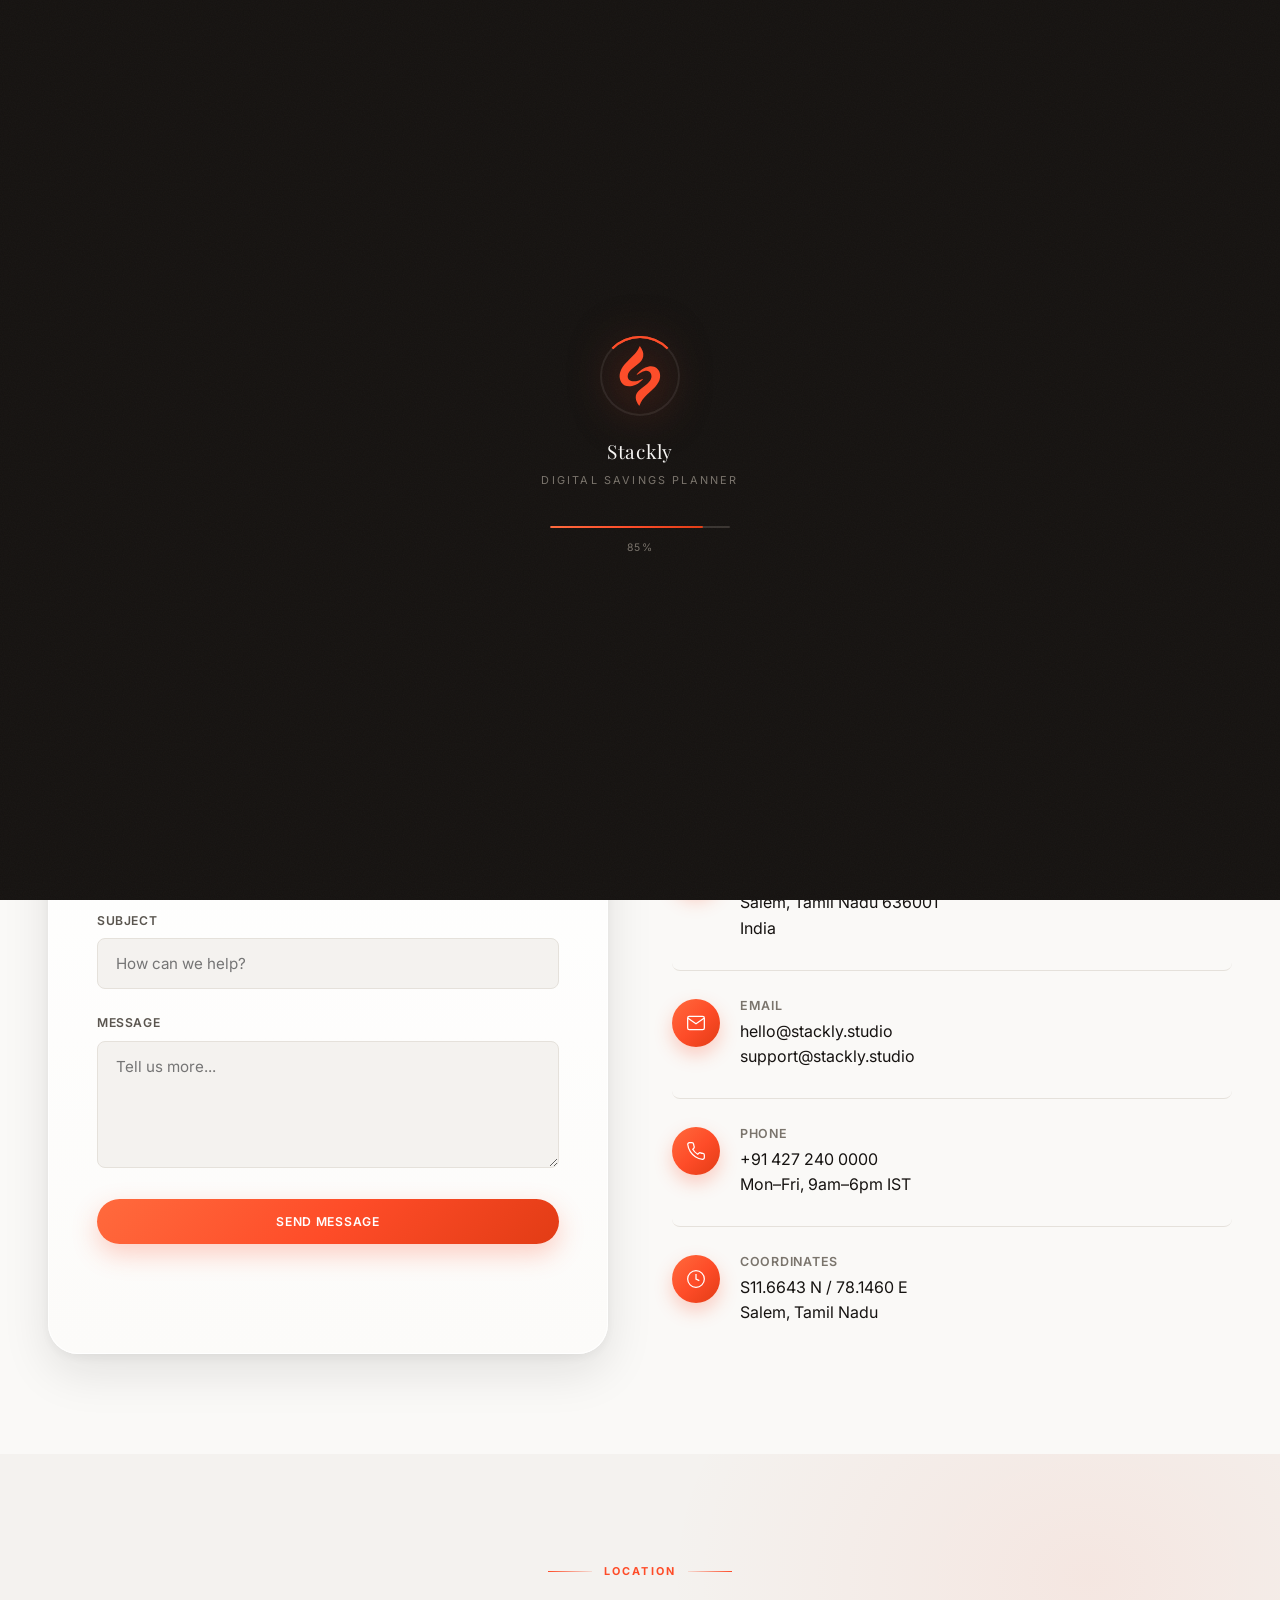
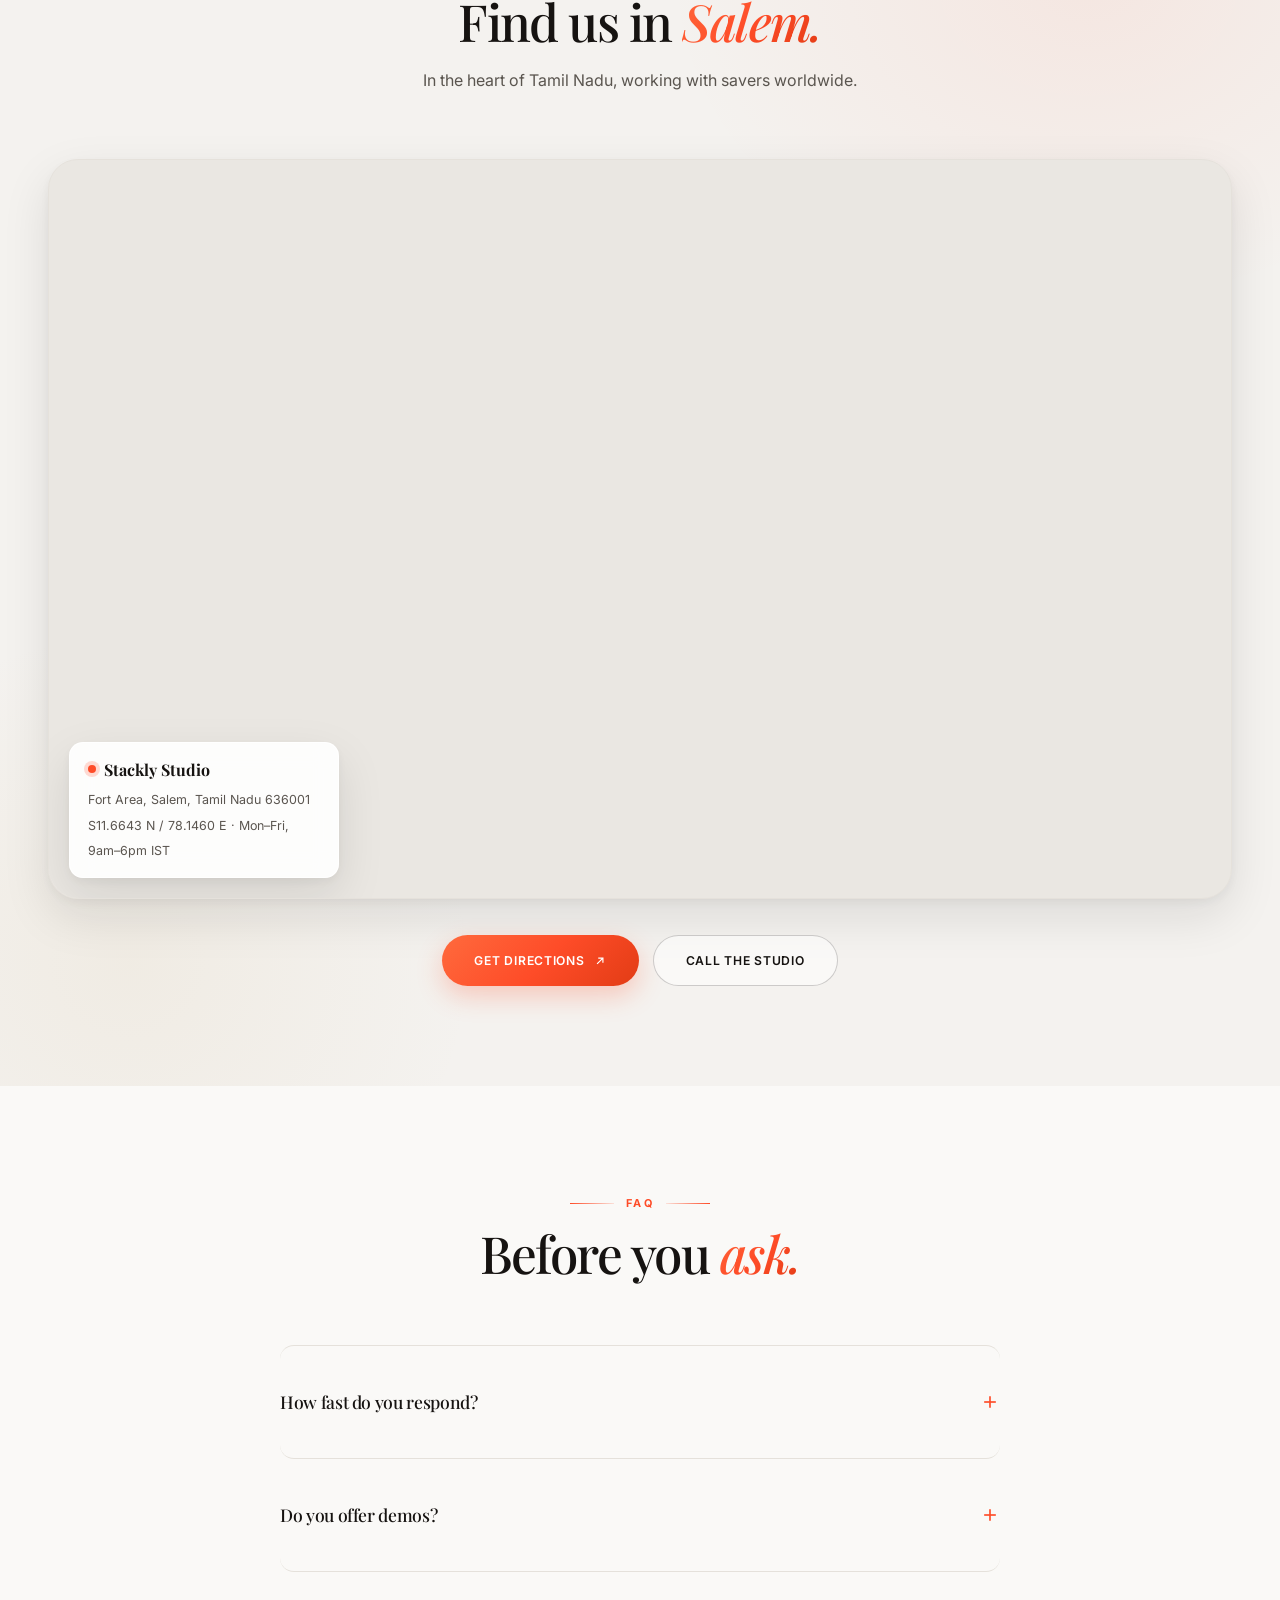
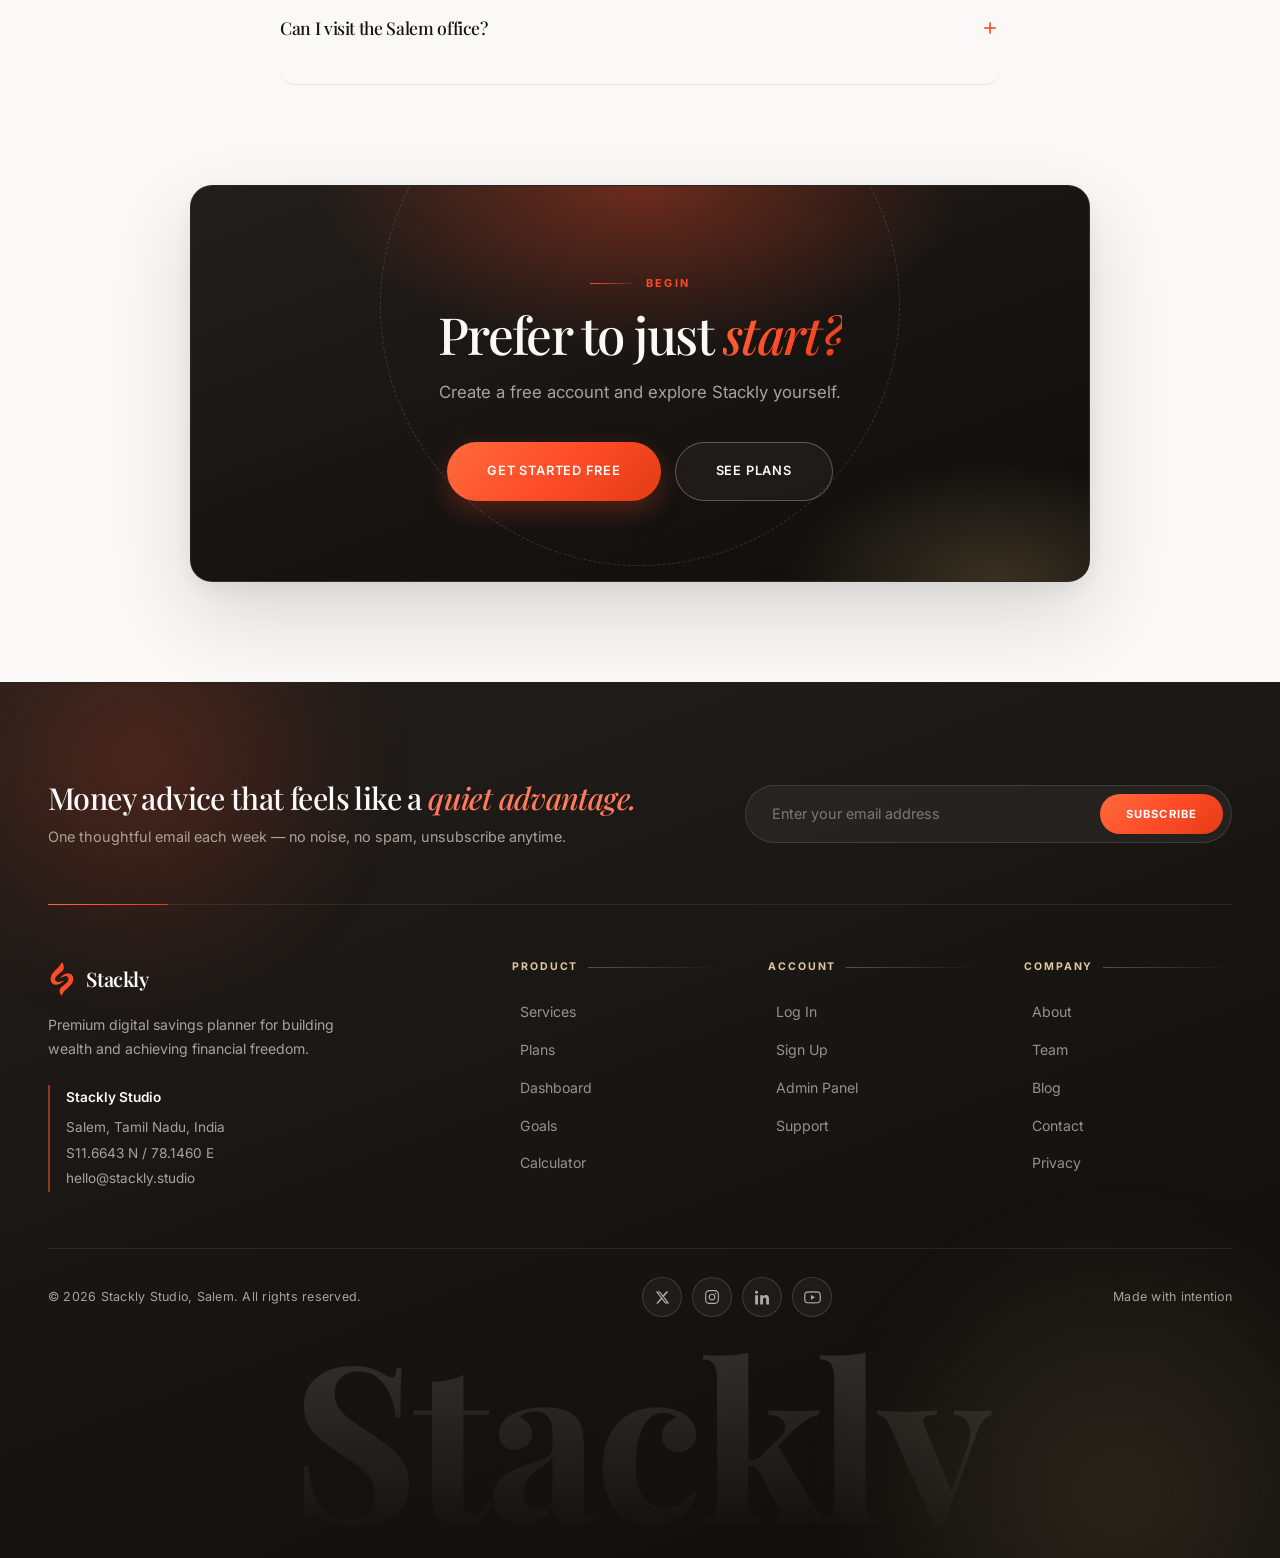
<file: contact.html>
<!DOCTYPE html>
<html lang="en">
<head>
    <meta charset="UTF-8">
    <meta name="viewport" content="width=device-width, initial-scale=1.0">
    <title>Contact — Stackly</title>
    <link rel="stylesheet" href="css/style.css">
    <noscript><style>.sec-head .sec-title,.sec-head .sec-sub{opacity:1!important;transform:none!important}.sec-head .sec-label::before,.sec-head .sec-label::after{transform:none!important}.reveal{opacity:1!important;transform:none!important}.preloader{display:none!important}</style></noscript>
</head>
<body class="dark-hero">
    <!-- Preloader -->
    <div class="preloader" id="preloader">
        <div class="pre-logo">
            <div class="pre-ring"></div>
            <svg viewBox="398 82 212 290" xmlns="http://www.w3.org/2000/svg"><path fill="#fe4c28" d="M419.71,256.18 C408,235.74 410.22,215.61 419.89,195.68 C426.37,182.32 436.26,171.44 446.51,160.9 C457.08,150.04 468.78,140.35 478.79,128.9 C487.41,119.04 494.8,108.46 500.03,96.43 C500.74,94.8 501,92.85 502.79,91.71 C503.21,91.84 503.88,91.82 504.1,92.13 C514.53,106.34 522,121.48 518.29,139.86 C515.93,151.5 508.99,160.31 500.3,167.94 C487.79,178.93 473.63,187.95 462.05,200.04 C456.22,206.12 451.19,212.66 449.15,221.05 C445.38,236.57 454.27,249.2 470.2,250.78 C485.24,252.27 499.3,248.88 512.63,242 C514.02,241.28 515.21,239.79 517.06,240.55 C517.83,242.06 516.69,242.79 515.92,243.56 C502.48,256.92 487.52,267.97 468.59,271.95 C447.92,276.29 431.27,272.38 419.71,256.18z"/><path fill="#fe4c28" d="M536.35,311.35 C521.09,325.62 508.63,341.45 501.64,361.3 C500.58,360.86 499.8,360.78 499.46,360.35 C491.32,350.11 485.46,338.91 484.71,325.53 C484.03,313.54 489.24,303.91 496.95,295.36 C506.74,284.51 519.09,276.7 530.33,267.57 C539.68,259.98 548.93,252.35 553.65,240.72 C556.25,234.32 556.8,227.72 555.17,221.12 C551.96,208.2 539.4,200.89 526.17,203.88 C513.91,206.65 503.24,212.7 493.08,219.82 C492.04,220.55 491.27,221.85 489.66,221.56 C488.66,220.29 489.65,219.35 490.29,218.48 C503.85,199.98 521.51,187.67 544.32,183.64 C574.74,178.25 599.44,199.88 594.8,234.35 C592.54,251.2 583.63,264.79 572.58,277.16 C561.56,289.49 548.61,299.8 536.35,311.35z"/></svg>
        </div>
        <div class="pre-text">Stackly</div>
        <div class="pre-sub">Digital Savings Planner</div>
        <div class="pre-bar"><div class="pre-fill"></div></div>
        <div class="pre-pct">0%</div>
    </div>

    <!-- 1. Header -->
    <nav class="navbar">
        <div class="nav-wrap">
            <a href="index.html" class="logo">
                <div class="logo-icon"><svg viewBox="398 82 212 290" xmlns="http://www.w3.org/2000/svg"><path fill="#fe4c28" d="M419.71,256.18 C408,235.74 410.22,215.61 419.89,195.68 C426.37,182.32 436.26,171.44 446.51,160.9 C457.08,150.04 468.78,140.35 478.79,128.9 C487.41,119.04 494.8,108.46 500.03,96.43 C500.74,94.8 501,92.85 502.79,91.71 C503.21,91.84 503.88,91.82 504.1,92.13 C514.53,106.34 522,121.48 518.29,139.86 C515.93,151.5 508.99,160.31 500.3,167.94 C487.79,178.93 473.63,187.95 462.05,200.04 C456.22,206.12 451.19,212.66 449.15,221.05 C445.38,236.57 454.27,249.2 470.2,250.78 C485.24,252.27 499.3,248.88 512.63,242 C514.02,241.28 515.21,239.79 517.06,240.55 C517.83,242.06 516.69,242.79 515.92,243.56 C502.48,256.92 487.52,267.97 468.59,271.95 C447.92,276.29 431.27,272.38 419.71,256.18z"/><path fill="#fe4c28" d="M536.35,311.35 C521.09,325.62 508.63,341.45 501.64,361.3 C500.58,360.86 499.8,360.78 499.46,360.35 C491.32,350.11 485.46,338.91 484.71,325.53 C484.03,313.54 489.24,303.91 496.95,295.36 C506.74,284.51 519.09,276.7 530.33,267.57 C539.68,259.98 548.93,252.35 553.65,240.72 C556.25,234.32 556.8,227.72 555.17,221.12 C551.96,208.2 539.4,200.89 526.17,203.88 C513.91,206.65 503.24,212.7 493.08,219.82 C492.04,220.55 491.27,221.85 489.66,221.56 C488.66,220.29 489.65,219.35 490.29,218.48 C503.85,199.98 521.51,187.67 544.32,183.64 C574.74,178.25 599.44,199.88 594.8,234.35 C592.54,251.2 583.63,264.79 572.58,277.16 C561.56,289.49 548.61,299.8 536.35,311.35z"/></svg></div>
                <span class="logo-txt">Stackly</span>
            </a>
            <ul class="nav-links">
                <li><a href="index.html">Home</a></li>
                <li><a href="about.html">About</a></li>
                <li><a href="services.html">Services</a></li>
                <li><a href="plans.html">Plans</a></li>
                <li><a href="team.html">Team</a></li>
                <li><a href="blog.html">Blog</a></li>
                <li><a href="contact.html" class="active">Contact</a></li>
            </ul>
            <div class="nav-right">
                <a href="login.html" class="nav-login">Log In</a>
                <a href="login.html" class="btn-start">Get Started <svg width="14" height="14" viewBox="0 0 24 24" fill="none" stroke="currentColor" stroke-width="2"><path d="M5 12h14M12 5l7 7-7 7"/></svg></a>
            </div>
            <button class="burger" aria-label="Menu"><span></span><span></span><span></span></button>
        </div>
    </nav>

    <!-- 2. Page Hero -->
    <section class="page-hero" style="background-image:var(--ph-grad), url('assets/photo-1423666639041-f56000c27a9a-1600.webp')">
        <div class="container">
            <span class="sec-label">Contact</span>
            <h1>Let's <em class="it">talk.</em></h1>
            <p>Questions about Stackly, partnership ideas, or just want to say hello? We would love to hear from you.</p>
        
            <div class="ph-meta">
                <div class="ph-crumb"><a href="index.html">Home</a><span class="sep"></span><strong>Contact</strong></div>
                <span class="ph-badge">&#10022; Stackly Studio</span>
            </div>
        </div>
    </section>

    <!-- 3. Contact Form + Info -->
    <section class="section">
        <div class="container">
            <div class="contact-grid">
                <div class="contact-form-box reveal">
                    <h3>Send us a message</h3>
                    <form id="contactForm">
                        <div class="form-row">
                            <div class="form-group">
                                <label for="cName">Full Name</label>
                                <input type="text" id="cName" placeholder="Your name" required>
                            </div>
                            <div class="form-group">
                                <label for="cEmail">Email</label>
                                <input type="email" id="cEmail" placeholder="you@email.com" required>
                            </div>
                        </div>
                        <div class="form-group">
                            <label for="cSubject">Subject</label>
                            <input type="text" id="cSubject" placeholder="How can we help?">
                        </div>
                        <div class="form-group">
                            <label for="cMessage">Message</label>
                            <textarea id="cMessage" rows="5" placeholder="Tell us more..." required></textarea>
                        </div>
                        <button type="submit" class="btn btn-brand" style="width:100%;">Send Message</button>
                    </form>
                </div>
                <div class="reveal rd1">
                    <span class="sec-label">Reach Us</span>
                    <h2 style="font-size:2rem;margin-bottom:24px;">Visit or <em class="it">write.</em></h2>
                    <div class="contact-info-item">
                        <div class="contact-info-icon"><svg width="20" height="20" viewBox="0 0 24 24" fill="none" stroke="currentColor" stroke-width="1.5"><path d="M21 10c0 7-9 13-9 13s-9-6-9-13a9 9 0 0118 0z"/><circle cx="12" cy="10" r="3"/></svg></div>
                        <div><h4>Studio</h4><p>Stackly Studio<br>Salem, Tamil Nadu 636001<br>India</p></div>
                    </div>
                    <div class="contact-info-item">
                        <div class="contact-info-icon"><svg width="20" height="20" viewBox="0 0 24 24" fill="none" stroke="currentColor" stroke-width="1.5"><path d="M4 4h16c1.1 0 2 .9 2 2v12c0 1.1-.9 2-2 2H4c-1.1 0-2-.9-2-2V6c0-1.1.9-2 2-2z"/><polyline points="22,6 12,13 2,6"/></svg></div>
                        <div><h4>Email</h4><p>hello@stackly.studio<br>support@stackly.studio</p></div>
                    </div>
                    <div class="contact-info-item">
                        <div class="contact-info-icon"><svg width="20" height="20" viewBox="0 0 24 24" fill="none" stroke="currentColor" stroke-width="1.5"><path d="M22 16.92v3a2 2 0 01-2.18 2 19.79 19.79 0 01-8.63-3.07 19.5 19.5 0 01-6-6 19.79 19.79 0 01-3.07-8.67A2 2 0 014.11 2h3a2 2 0 012 1.72c.127.96.361 1.903.7 2.81a2 2 0 01-.45 2.11L8.09 9.91a16 16 0 006 6l1.27-1.27a2 2 0 012.11-.45c.907.339 1.85.573 2.81.7A2 2 0 0122 16.92z"/></svg></div>
                        <div><h4>Phone</h4><p>+91 427 240 0000<br>Mon–Fri, 9am–6pm IST</p></div>
                    </div>
                    <div class="contact-info-item">
                        <div class="contact-info-icon"><svg width="20" height="20" viewBox="0 0 24 24" fill="none" stroke="currentColor" stroke-width="1.5"><circle cx="12" cy="12" r="10"/><polyline points="12 6 12 12 16 14"/></svg></div>
                        <div><h4>Coordinates</h4><p>S11.6643 N / 78.1460 E<br>Salem, Tamil Nadu</p></div>
                    </div>
                </div>
            </div>
        </div>
    </section>

    <!-- 4. Office Map -->
    <section class="section feat-bg">
        <div class="container">
            <div class="sec-head center reveal">
                <span class="sec-label">Location</span>
                <h2 class="sec-title">Find us in <em class="it">Salem.</em></h2>
                <p class="sec-sub">In the heart of Tamil Nadu, working with savers worldwide.</p>
            </div>
            <div class="map-box reveal">
                <iframe src="https://www.google.com/maps?q=Stackly+Studio,+Salem,+Tamil+Nadu,+India&z=13&output=embed" title="Stackly Studio office location — Salem, Tamil Nadu" loading="lazy" allowfullscreen referrerpolicy="no-referrer-when-downgrade"></iframe>
                <div class="map-tag">
                    <strong>Stackly Studio</strong>
                    <span>Fort Area, Salem, Tamil Nadu 636001<br>S11.6643 N / 78.1460 E · Mon–Fri, 9am–6pm IST</span>
                </div>
            </div>
            <div class="reveal" style="display:flex;gap:14px;justify-content:center;flex-wrap:wrap;margin-top:36px;">
                <a class="btn btn-brand" href="https://www.google.com/maps/search/?api=1&query=Salem,+Tamil+Nadu,+India" target="_blank" rel="noopener">Get Directions
                    <svg width="14" height="14" viewBox="0 0 24 24" fill="none" stroke="currentColor" stroke-width="2"><path d="M7 17L17 7M9 7h8v8"/></svg>
                </a>
                <a class="btn btn-outline" href="tel:+914272400000">Call the Studio</a>
            </div>
        </div>
    </section>

    <!-- 5. FAQ -->
    <section class="section">
        <div class="container">
            <div class="sec-head center reveal">
                <span class="sec-label">FAQ</span>
                <h2 class="sec-title">Before you <em class="it">ask.</em></h2>
            </div>
            <div class="faq-list reveal">
                <div class="faq-item">
                    <div class="faq-q"><h3>How fast do you respond?</h3><svg width="20" height="20" viewBox="0 0 24 24" fill="none" stroke="currentColor" stroke-width="2"><line x1="12" y1="5" x2="12" y2="19"/><line x1="5" y1="12" x2="19" y2="12"/></svg></div>
                    <div class="faq-a">We reply to all messages within one business day. Premium members get priority support with same-day responses.</div>
                </div>
                <div class="faq-item">
                    <div class="faq-q"><h3>Do you offer demos?</h3><svg width="20" height="20" viewBox="0 0 24 24" fill="none" stroke="currentColor" stroke-width="2"><line x1="12" y1="5" x2="12" y2="19"/><line x1="5" y1="12" x2="19" y2="12"/></svg></div>
                    <div class="faq-a">Yes. Book a 20-minute walkthrough with our team and we will show you exactly how Stackly fits your workflow.</div>
                </div>
                <div class="faq-item">
                    <div class="faq-q"><h3>Can I visit the Salem office?</h3><svg width="20" height="20" viewBox="0 0 24 24" fill="none" stroke="currentColor" stroke-width="2"><line x1="12" y1="5" x2="12" y2="19"/><line x1="5" y1="12" x2="19" y2="12"/></svg></div>
                    <div class="faq-a">Absolutely — just email us to schedule a visit. We love meeting the people who use Stackly every day.</div>
                </div>
            </div>
        </div>
    </section>

    <!-- 6. CTA -->
    <section class="section cta-sec" style="padding-top:0;">
        <div class="container">
            <div class="cta-dark reveal">
                <span class="sec-label">Begin</span>
                <h2>Prefer to just <em class="it">start?</em></h2>
                <p>Create a free account and explore Stackly yourself.</p>
                <div style="display:flex;gap:14px;justify-content:center;flex-wrap:wrap;position:relative;">
                    <a href="login.html" class="btn btn-brand btn-lg">Get Started Free</a>
                    <a href="plans.html" class="btn btn-ghost btn-lg">See Plans</a>
                </div>
            </div>
        </div>
    </section>

    <!-- 7. Footer -->
    <footer class="footer">
        <div class="container">
            <div class="footer-top">
                <div class="footer-news">
                    <h3>Money advice that feels like a <em class="it">quiet advantage.</em></h3>
                    <p>One thoughtful email each week — no noise, no spam, unsubscribe anytime.</p>
                </div>
                <form class="news-form" action="#" onsubmit="return false;">
                    <input type="email" placeholder="Enter your email address" aria-label="Email address">
                    <button type="submit">Subscribe</button>
                </form>
            </div>
            <div class="footer-grid">
                <div class="footer-brand">
                    <a href="index.html" class="logo">
                        <div class="logo-icon"><svg viewBox="398 82 212 290" xmlns="http://www.w3.org/2000/svg"><path fill="#fe4c28" d="M419.71,256.18 C408,235.74 410.22,215.61 419.89,195.68 C426.37,182.32 436.26,171.44 446.51,160.9 C457.08,150.04 468.78,140.35 478.79,128.9 C487.41,119.04 494.8,108.46 500.03,96.43 C500.74,94.8 501,92.85 502.79,91.71 C503.21,91.84 503.88,91.82 504.1,92.13 C514.53,106.34 522,121.48 518.29,139.86 C515.93,151.5 508.99,160.31 500.3,167.94 C487.79,178.93 473.63,187.95 462.05,200.04 C456.22,206.12 451.19,212.66 449.15,221.05 C445.38,236.57 454.27,249.2 470.2,250.78 C485.24,252.27 499.3,248.88 512.63,242 C514.02,241.28 515.21,239.79 517.06,240.55 C517.83,242.06 516.69,242.79 515.92,243.56 C502.48,256.92 487.52,267.97 468.59,271.95 C447.92,276.29 431.27,272.38 419.71,256.18z"/><path fill="#fe4c28" d="M536.35,311.35 C521.09,325.62 508.63,341.45 501.64,361.3 C500.58,360.86 499.8,360.78 499.46,360.35 C491.32,350.11 485.46,338.91 484.71,325.53 C484.03,313.54 489.24,303.91 496.95,295.36 C506.74,284.51 519.09,276.7 530.33,267.57 C539.68,259.98 548.93,252.35 553.65,240.72 C556.25,234.32 556.8,227.72 555.17,221.12 C551.96,208.2 539.4,200.89 526.17,203.88 C513.91,206.65 503.24,212.7 493.08,219.82 C492.04,220.55 491.27,221.85 489.66,221.56 C488.66,220.29 489.65,219.35 490.29,218.48 C503.85,199.98 521.51,187.67 544.32,183.64 C574.74,178.25 599.44,199.88 594.8,234.35 C592.54,251.2 583.63,264.79 572.58,277.16 C561.56,289.49 548.61,299.8 536.35,311.35z"/></svg></div>
                        <span class="logo-txt">Stackly</span>
                    </a>
                    <p>Premium digital savings planner for building wealth and achieving financial freedom.</p>
                    <div class="footer-addr">
                        <strong>Stackly Studio</strong>
                        Salem, Tamil Nadu, India<br>
                        S11.6643 N / 78.1460 E<br>
                        hello@stackly.studio
                    </div>
                </div>
                <div class="footer-col">
                    <h4>Product</h4>
                    <ul>
                        <li><a href="services.html">Services</a></li>
                        <li><a href="plans.html">Plans</a></li>
                        <li><a href="dashboard.html">Dashboard</a></li>
                        <li><a href="goals.html">Goals</a></li>
                        <li><a href="calculator.html">Calculator</a></li>
                    </ul>
                </div>
                <div class="footer-col">
                    <h4>Account</h4>
                    <ul>
                        <li><a href="login.html">Log In</a></li>
                        <li><a href="signup.html">Sign Up</a></li>
                        <li><a href="admin.html">Admin Panel</a></li>
                        <li><a href="contact.html">Support</a></li>
                    </ul>
                </div>
                <div class="footer-col">
                    <h4>Company</h4>
                    <ul>
                        <li><a href="about.html">About</a></li>
                        <li><a href="team.html">Team</a></li>
                        <li><a href="blog.html">Blog</a></li>
                        <li><a href="contact.html">Contact</a></li>
                        <li><a href="#" data-toast="Privacy policy: request a copy from hello@stackly.studio.">Privacy</a></li>
                    </ul>
                </div>
            </div>
            <div class="footer-btm">
                <p>&copy; 2026 Stackly Studio, Salem. All rights reserved.</p>
                <div class="footer-social">
                    <a href="https://x.com/login" target="_blank" rel="noopener noreferrer" aria-label="X"><svg width="15" height="15" viewBox="0 0 24 24" fill="currentColor"><path d="M18.244 2.25h3.308l-7.227 8.26 8.502 11.24H16.17l-5.214-6.817L4.99 21.75H1.68l7.73-8.835L1.254 2.25H8.08l4.713 6.231 5.451-6.511zm-1.161 17.52h1.833L7.084 4.126H5.117l11.966 15.644z"/></svg></a>
                    <a href="https://www.instagram.com/accounts/login/" target="_blank" rel="noopener noreferrer" aria-label="Instagram"><svg width="16" height="16" viewBox="0 0 24 24" fill="none" stroke="currentColor" stroke-width="1.7" stroke-linecap="round"><rect x="2.5" y="2.5" width="19" height="19" rx="5.5"/><circle cx="12" cy="12" r="4.2"/><circle cx="17.4" cy="6.6" r="1.1" fill="currentColor" stroke="none"/></svg></a>
                    <a href="https://www.linkedin.com/login" target="_blank" rel="noopener noreferrer" aria-label="LinkedIn"><svg width="15" height="15" viewBox="0 0 24 24" fill="currentColor"><path d="M4.98 3.5C4.98 4.88 3.87 6 2.5 6S.02 4.88.02 3.5 1.13 1 2.5 1s2.48 1.12 2.48 2.5zM.24 8.31h4.52V23H.24V8.31zM8.34 8.31h4.33v2h.06c.6-1.14 2.07-2.34 4.26-2.34 4.56 0 5.4 3 5.4 6.9V23h-4.51v-7.1c0-1.7-.03-3.88-2.36-3.88-2.37 0-2.73 1.85-2.73 3.76V23H8.34V8.31z"/></svg></a>
                    <a href="https://accounts.google.com/ServiceLogin?service=youtube" target="_blank" rel="noopener noreferrer" aria-label="YouTube"><svg width="17" height="17" viewBox="0 0 24 24" fill="none" stroke="currentColor" stroke-width="1.7" stroke-linejoin="round"><path d="M22.54 6.42a2.78 2.78 0 00-1.94-2C18.88 4 12 4 12 4s-6.88 0-8.6.46a2.78 2.78 0 00-1.94 2A29 29 0 001 11.75a29 29 0 00.46 5.33A2.78 2.78 0 003.4 19c1.72.46 8.6.46 8.6.46s6.88 0 8.6-.46a2.78 2.78 0 001.94-2 29 29 0 00.46-5.25 29 29 0 00-.46-5.33z"/><path d="M9.75 15.02l5.75-3.27-5.75-3.27v6.54z" fill="currentColor" stroke="none"/></svg></a>
                </div>
                <p>Made with intention</p>
            </div>
        </div>
        <div class="footer-mark" aria-hidden="true">Stackly</div>
    </footer>


    <script src="js/main.js"></script>
</body>
</html>
</file>
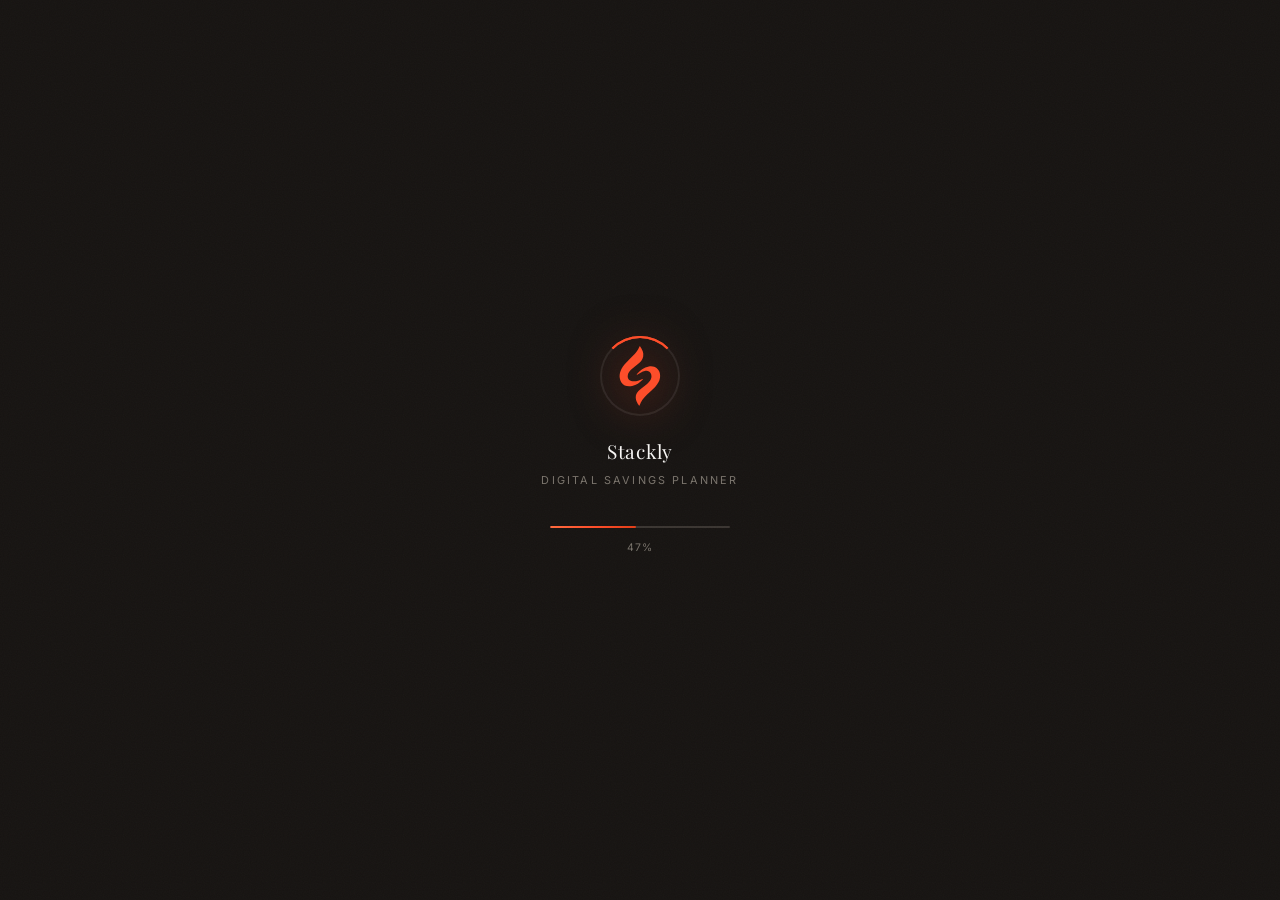
<file: dashboard.html>
<!DOCTYPE html>
<html lang="en">
<head>
    <meta charset="UTF-8">
    <meta name="viewport" content="width=device-width, initial-scale=1.0">
    <title>Dashboard — Stackly</title>
    <link rel="stylesheet" href="css/style.css">
    <noscript><style>.sec-head .sec-title,.sec-head .sec-sub{opacity:1!important;transform:none!important}.sec-head .sec-label::before,.sec-head .sec-label::after{transform:none!important}.reveal{opacity:1!important;transform:none!important}</style></noscript>
</head>
<body class="app-page">
    <!-- Mobile header: hamburger (left) + Stackly brand (right) -->
    <header class="app-hdr">
        <button class="app-burger" type="button" aria-label="Open menu" aria-expanded="false"><span></span><span></span><span></span></button>
        <a href="index.html" class="logo app-brand" aria-label="Stackly home"><div class="logo-icon"><svg viewBox="398 82 212 290" xmlns="http://www.w3.org/2000/svg"><path fill="#fe4c28" d="M419.71,256.18 C408,235.74 410.22,215.61 419.89,195.68 C426.37,182.32 436.26,171.44 446.51,160.9 C457.08,150.04 468.78,140.35 478.79,128.9 C487.41,119.04 494.8,108.46 500.03,96.43 C500.74,94.8 501,92.85 502.79,91.71 C503.21,91.84 503.88,91.82 504.1,92.13 C514.53,106.34 522,121.48 518.29,139.86 C515.93,151.5 508.99,160.31 500.3,167.94 C487.79,178.93 473.63,187.95 462.05,200.04 C456.22,206.12 451.19,212.66 449.15,221.05 C445.38,236.57 454.27,249.2 470.2,250.78 C485.24,252.27 499.3,248.88 512.63,242 C514.02,241.28 515.21,239.79 517.06,240.55 C517.83,242.06 516.69,242.79 515.92,243.56 C502.48,256.92 487.52,267.97 468.59,271.95 C447.92,276.29 431.27,272.38 419.71,256.18z"/><path fill="#fe4c28" d="M536.35,311.35 C521.09,325.62 508.63,341.45 501.64,361.3 C500.58,360.86 499.8,360.78 499.46,360.35 C491.32,350.11 485.46,338.91 484.71,325.53 C484.03,313.54 489.24,303.91 496.95,295.36 C506.74,284.51 519.09,276.7 530.33,267.57 C539.68,259.98 548.93,252.35 553.65,240.72 C556.25,234.32 556.8,227.72 555.17,221.12 C551.96,208.2 539.4,200.89 526.17,203.88 C513.91,206.65 503.24,212.7 493.08,219.82 C492.04,220.55 491.27,221.85 489.66,221.56 C488.66,220.29 489.65,219.35 490.29,218.48 C503.85,199.98 521.51,187.67 544.32,183.64 C574.74,178.25 599.44,199.88 594.8,234.35 C592.54,251.2 583.63,264.79 572.58,277.16 C561.56,289.49 548.61,299.8 536.35,311.35z"/></svg></div><span class="logo-txt">Stackly</span></a>
    </header>
    <div class="app-scrim" aria-hidden="true"></div>




    <!-- 1. App Shell + Stats -->
    <div class="app-layout">
        <aside class="side-nav">
            <a href="index.html" class="side-head" title="Back to home">
                <div class="dash-ico"><svg width="18" height="18" viewBox="0 0 24 24" fill="none" stroke="currentColor" stroke-width="1.5"><path d="M12 22s8-4 8-10V5l-8-3-8 3v7c0 6 8 10 8 10z"/></svg></div>
                <div class="side-head-t"><strong>Client Space</strong><span>Stackly Premium</span></div></a>
            <div class="side-label">Overview</div>
            <ul>
                <li><a href="dashboard.html" class="active"><svg width="16" height="16" viewBox="0 0 24 24" fill="none" stroke="currentColor" stroke-width="1.7"><rect x="3" y="3" width="7" height="7" rx="1.5"/><rect x="14" y="3" width="7" height="7" rx="1.5"/><rect x="14" y="14" width="7" height="7" rx="1.5"/><rect x="3" y="14" width="7" height="7" rx="1.5"/></svg> Dashboard</a></li>
                <li><a href="goals.html"><svg width="16" height="16" viewBox="0 0 24 24" fill="none" stroke="currentColor" stroke-width="1.7"><circle cx="12" cy="12" r="10"/><circle cx="12" cy="12" r="6"/><circle cx="12" cy="12" r="2"/></svg> Savings Goals <span class="side-badge">5</span></a></li>
                <li><a href="calculator.html"><svg width="16" height="16" viewBox="0 0 24 24" fill="none" stroke="currentColor" stroke-width="1.7"><rect x="4" y="2" width="16" height="20" rx="2"/><line x1="8" y1="6" x2="16" y2="6"/><line x1="8" y1="11" x2="8.01" y2="11"/><line x1="12" y1="11" x2="12.01" y2="11"/><line x1="16" y1="11" x2="16.01" y2="11"/><line x1="8" y1="15" x2="8.01" y2="15"/><line x1="12" y1="15" x2="16" y2="15"/></svg> Calculator</a></li>
                <li><a href="plans.html"><svg width="16" height="16" viewBox="0 0 24 24" fill="none" stroke="currentColor" stroke-width="1.7"><rect x="1" y="4" width="22" height="16" rx="2"/><line x1="1" y1="10" x2="23" y2="10"/></svg> My Plan <span class="side-badge">Pro</span></a></li>
            </ul>
            <div class="side-label">Grow</div>
            <ul>
                <li><a href="blog.html"><svg width="16" height="16" viewBox="0 0 24 24" fill="none" stroke="currentColor" stroke-width="1.7"><path d="M4 19.5A2.5 2.5 0 016.5 17H20"/><path d="M6.5 2H20v20H6.5A2.5 2.5 0 014 19.5v-15A2.5 2.5 0 016.5 2z"/></svg> Insights</a></li>
                <li><a href="services.html"><svg width="16" height="16" viewBox="0 0 24 24" fill="none" stroke="currentColor" stroke-width="1.7"><polyline points="23 6 13.5 15.5 8.5 10.5 1 18"/><polyline points="17 6 23 6 23 12"/></svg> Wealth Services</a></li>
                <li><a href="contact.html"><svg width="16" height="16" viewBox="0 0 24 24" fill="none" stroke="currentColor" stroke-width="1.7"><circle cx="12" cy="12" r="10"/><path d="M9.09 9a3 3 0 015.83 1c0 2-3 3-3 3"/><line x1="12" y1="17" x2="12.01" y2="17"/></svg> Support</a></li>
            </ul>
            <div class="side-label">Account</div>
            <ul>
                <li><a href="index.html" data-logout><svg width="16" height="16" viewBox="0 0 24 24" fill="none" stroke="currentColor" stroke-width="1.7"><path d="M9 21H5a2 2 0 01-2-2V5a2 2 0 012-2h4"/><polyline points="16 17 21 12 16 7"/><line x1="21" y1="12" x2="9" y2="12"/></svg> Log Out</a></li>
            </ul>
            <div class="side-cta">
                <strong>Grow faster</strong>
                <span>Auto-save rules and round-ups with Stackly Premium.</span>
                <a href="plans.html" class="btn btn-brand">Upgrade</a>
            </div>
        </aside>
        <div class="dash-content">
        <div class="container">
            <header class="app-topbar">
                <div class="app-topbar-head">
                    <div class="app-crumb"><a href="index.html">Home</a><span class="sep"></span><strong>Dashboard</strong></div>
                    <span class="sec-label">Client Dashboard</span>
                    <h1>Welcome back, <em class="it"><span data-user-first>Sarah</span>.</em></h1>
                    <p>Here is how your savings are performing this month.</p>
                </div>
                <div class="app-user">
                    <span class="app-user-av" data-user-initials>SL</span>
                    <span class="app-user-t">
                        <strong data-user-name>Stackly Saver</strong>
                        <small><span data-user-role>Client</span> &middot; <span data-user-email>hello@stackly.studio</span></small>
                    </span>
                    <a href="#" class="app-logout" data-logout>Log out</a>
                </div>
            </header>
            <section class="dash-block">
            <div class="dash-grid">
                <div class="dash-card reveal">
                    <div class="dash-top">
                        <span class="dash-lbl">Total Saved</span>
                        <div class="dash-ico"><svg width="18" height="18" viewBox="0 0 24 24" fill="none" stroke="currentColor" stroke-width="1.5"><path d="M12 2v20M17 5H9.5a3.5 3.5 0 000 7h5a3.5 3.5 0 010 7H6"/></svg></div>
                    </div>
                    <div class="dash-val">$24,562</div>
                    <div class="dash-chg">↑ 12.5% vs last month</div>
                </div>
                <div class="dash-card reveal rd1">
                    <div class="dash-top">
                        <span class="dash-lbl">Monthly Savings</span>
                        <div class="dash-ico"><svg width="18" height="18" viewBox="0 0 24 24" fill="none" stroke="currentColor" stroke-width="1.5"><rect x="3" y="4" width="18" height="18" rx="2"/><line x1="16" y1="2" x2="16" y2="6"/><line x1="8" y1="2" x2="8" y2="6"/><line x1="3" y1="10" x2="21" y2="10"/></svg></div>
                    </div>
                    <div class="dash-val">$1,840</div>
                    <div class="dash-chg">↑ 8.2% vs last month</div>
                </div>
                <div class="dash-card reveal rd2">
                    <div class="dash-top">
                        <span class="dash-lbl">Active Goals</span>
                        <div class="dash-ico"><svg width="18" height="18" viewBox="0 0 24 24" fill="none" stroke="currentColor" stroke-width="1.5"><circle cx="12" cy="12" r="10"/><circle cx="12" cy="12" r="6"/><circle cx="12" cy="12" r="2"/></svg></div>
                    </div>
                    <div class="dash-val">5</div>
                    <div class="dash-chg">2 near completion</div>
                </div>
                <div class="dash-card reveal rd3">
                    <div class="dash-top">
                        <span class="dash-lbl">Savings Rate</span>
                        <div class="dash-ico"><svg width="18" height="18" viewBox="0 0 24 24" fill="none" stroke="currentColor" stroke-width="1.5"><path d="M23 6l-9.5 9.5-5-5L1 18"/><path d="M17 6h6v6"/></svg></div>
                    </div>
                    <div class="dash-val">32%</div>
                    <div class="dash-chg">↑ 3.1 pts vs target</div>
                </div>
            </div>
            </section>

            <!-- 2. Charts -->
            <section class="dash-block">
            <div class="charts-row">
                <div class="chart-box-wrap reveal">
                    <div class="chart-title">Savings Growth — 2026</div>
                    <div class="chart-area" id="mainChart"></div>
                </div>
                <div class="chart-box-wrap reveal rd1">
                    <div class="chart-title">Spending Breakdown</div>
                    <div class="chart-area" id="donutChart"></div>
                </div>
            </div>
            </section>

            <!-- 3. Activity -->
            <section class="dash-block">
            <div class="chart-box-wrap reveal" style="margin-bottom:44px;">
                <div class="chart-title">Recent Activity</div>
                <div class="act-list">
                    <div class="act-item">
                        <div class="act-ico"><svg width="18" height="18" viewBox="0 0 24 24" fill="none" stroke="currentColor" stroke-width="1.5"><line x1="12" y1="5" x2="12" y2="19"/><line x1="5" y1="12" x2="19" y2="12"/></svg></div>
                        <div class="act-info"><div class="act-title">Auto-save transfer</div><div class="act-date">Sep 26, 2026 · Rule: Payday 20%</div></div>
                        <div class="act-amt pos">+$420.00</div>
                    </div>
                    <div class="act-item">
                        <div class="act-ico"><svg width="18" height="18" viewBox="0 0 24 24" fill="none" stroke="currentColor" stroke-width="1.5"><path d="M12 2v20M17 5H9.5a3.5 3.5 0 000 7h5a3.5 3.5 0 010 7H6"/></svg></div>
                        <div class="act-info"><div class="act-title">Emergency Fund contribution</div><div class="act-date">Sep 24, 2026 · Manual deposit</div></div>
                        <div class="act-amt pos">+$300.00</div>
                    </div>
                    <div class="act-item">
                        <div class="act-ico"><svg width="18" height="18" viewBox="0 0 24 24" fill="none" stroke="currentColor" stroke-width="1.5"><path d="M23 6l-9.5 9.5-5-5L1 18"/></svg></div>
                        <div class="act-info"><div class="act-title">Goal reached — Vacation Fund</div><div class="act-date">Sep 22, 2026 · 100% complete</div></div>
                        <div class="act-amt pos">🎉 $5,000</div>
                    </div>
                    <div class="act-item">
                        <div class="act-ico"><svg width="18" height="18" viewBox="0 0 24 24" fill="none" stroke="currentColor" stroke-width="1.5"><path d="M17 1l4 4-4 4"/><path d="M3 11V9a4 4 0 014-4h14"/><path d="M7 23l-4-4 4-4"/><path d="M21 13v2a4 4 0 01-4 4H3"/></svg></div>
                        <div class="act-info"><div class="act-title">Round-up savings</div><div class="act-date">Sep 21, 2026 · 14 transactions</div></div>
                        <div class="act-amt pos">+$8.42</div>
                    </div>
                </div>
            </div>
            </section>

            <!-- 4. Quick Actions -->
            <section class="dash-block">
            <div class="dash-grid reveal" style="grid-template-columns:repeat(3,1fr);">
                <a href="goals.html" class="dash-card" style="text-align:center;padding:40px 24px;text-decoration:none;color:inherit;">
                    <div class="dash-ico" style="margin:0 auto 14px;"><svg width="18" height="18" viewBox="0 0 24 24" fill="none" stroke="currentColor" stroke-width="1.5"><circle cx="12" cy="12" r="10"/><circle cx="12" cy="12" r="6"/><circle cx="12" cy="12" r="2"/></svg></div>
                    <div style="font-weight:600;margin-bottom:4px;">Manage Goals</div>
                    <div style="font-size:0.85rem;color:var(--text-3);">Create and track your savings targets</div>
                </a>
                <a href="calculator.html" class="dash-card" style="text-align:center;padding:40px 24px;text-decoration:none;color:inherit;">
                    <div class="dash-ico" style="margin:0 auto 14px;"><svg width="18" height="18" viewBox="0 0 24 24" fill="none" stroke="currentColor" stroke-width="1.5"><rect x="4" y="2" width="16" height="20" rx="2"/><line x1="8" y1="6" x2="16" y2="6"/><line x1="8" y1="10" x2="8" y2="10.01"/><line x1="12" y1="10" x2="12" y2="10.01"/><line x1="16" y1="10" x2="16" y2="10.01"/><line x1="8" y1="14" x2="8" y2="14.01"/><line x1="12" y1="14" x2="12" y2="14.01"/></svg></div>
                    <div style="font-weight:600;margin-bottom:4px;">Savings Calculator</div>
                    <div style="font-size:0.85rem;color:var(--text-3);">Project your future savings</div>
                </a>
                <a href="plans.html" class="dash-card" style="text-align:center;padding:40px 24px;text-decoration:none;color:inherit;">
                    <div class="dash-ico" style="margin:0 auto 14px;"><svg width="18" height="18" viewBox="0 0 24 24" fill="none" stroke="currentColor" stroke-width="1.5"><path d="M12 2L2 7l10 5 10-5-10-5z"/><path d="M2 17l10 5 10-5M2 12l10 5 10-5"/></svg></div>
                    <div style="font-weight:600;margin-bottom:4px;">Upgrade Plan</div>
                    <div style="font-size:0.85rem;color:var(--text-3);">Unlock premium features</div>
                </a>
            </div>
            </section>
        </div>
    </div>
    </div>



    <script src="js/main.js"></script>
</body>
</html>
</file>
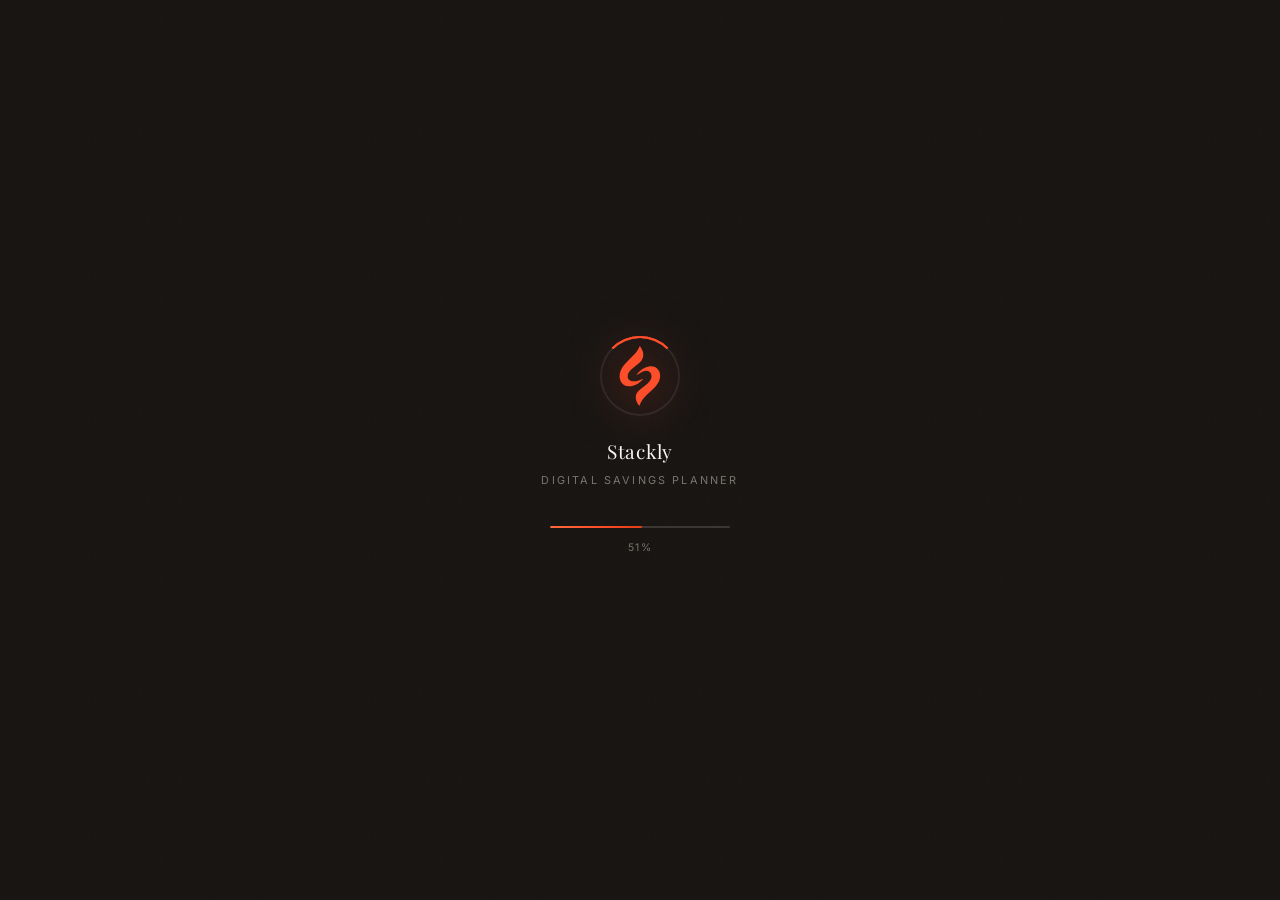
<file: goals.html>
<!DOCTYPE html>
<html lang="en">
<head>
    <meta charset="UTF-8">
    <meta name="viewport" content="width=device-width, initial-scale=1.0">
    <title>Goals — Stackly</title>
    <link rel="stylesheet" href="css/style.css">
    <noscript><style>.sec-head .sec-title,.sec-head .sec-sub{opacity:1!important;transform:none!important}.sec-head .sec-label::before,.sec-head .sec-label::after{transform:none!important}.reveal{opacity:1!important;transform:none!important}</style></noscript>
</head>
<body class="app-page">
    <!-- Mobile header: hamburger (left) + Stackly brand (right) -->
    <header class="app-hdr">
        <button class="app-burger" type="button" aria-label="Open menu" aria-expanded="false"><span></span><span></span><span></span></button>
        <a href="index.html" class="logo app-brand" aria-label="Stackly home"><div class="logo-icon"><svg viewBox="398 82 212 290" xmlns="http://www.w3.org/2000/svg"><path fill="#fe4c28" d="M419.71,256.18 C408,235.74 410.22,215.61 419.89,195.68 C426.37,182.32 436.26,171.44 446.51,160.9 C457.08,150.04 468.78,140.35 478.79,128.9 C487.41,119.04 494.8,108.46 500.03,96.43 C500.74,94.8 501,92.85 502.79,91.71 C503.21,91.84 503.88,91.82 504.1,92.13 C514.53,106.34 522,121.48 518.29,139.86 C515.93,151.5 508.99,160.31 500.3,167.94 C487.79,178.93 473.63,187.95 462.05,200.04 C456.22,206.12 451.19,212.66 449.15,221.05 C445.38,236.57 454.27,249.2 470.2,250.78 C485.24,252.27 499.3,248.88 512.63,242 C514.02,241.28 515.21,239.79 517.06,240.55 C517.83,242.06 516.69,242.79 515.92,243.56 C502.48,256.92 487.52,267.97 468.59,271.95 C447.92,276.29 431.27,272.38 419.71,256.18z"/><path fill="#fe4c28" d="M536.35,311.35 C521.09,325.62 508.63,341.45 501.64,361.3 C500.58,360.86 499.8,360.78 499.46,360.35 C491.32,350.11 485.46,338.91 484.71,325.53 C484.03,313.54 489.24,303.91 496.95,295.36 C506.74,284.51 519.09,276.7 530.33,267.57 C539.68,259.98 548.93,252.35 553.65,240.72 C556.25,234.32 556.8,227.72 555.17,221.12 C551.96,208.2 539.4,200.89 526.17,203.88 C513.91,206.65 503.24,212.7 493.08,219.82 C492.04,220.55 491.27,221.85 489.66,221.56 C488.66,220.29 489.65,219.35 490.29,218.48 C503.85,199.98 521.51,187.67 544.32,183.64 C574.74,178.25 599.44,199.88 594.8,234.35 C592.54,251.2 583.63,264.79 572.58,277.16 C561.56,289.49 548.61,299.8 536.35,311.35z"/></svg></div><span class="logo-txt">Stackly</span></a>
    </header>
    <div class="app-scrim" aria-hidden="true"></div>




    <!-- 1. App Shell + Goal Summary -->
    <div class="app-layout">
        <aside class="side-nav">
            <a href="index.html" class="side-head" title="Back to home">
                <div class="dash-ico"><svg width="18" height="18" viewBox="0 0 24 24" fill="none" stroke="currentColor" stroke-width="1.5"><circle cx="12" cy="12" r="10"/><circle cx="12" cy="12" r="6"/><circle cx="12" cy="12" r="2"/></svg></div>
                <div class="side-head-t"><strong>Goal Planner</strong><span>5 active targets</span></div></a>
            <div class="side-label">Overview</div>
            <ul>
                <li><a href="dashboard.html"><svg width="16" height="16" viewBox="0 0 24 24" fill="none" stroke="currentColor" stroke-width="1.7"><rect x="3" y="3" width="7" height="7" rx="1.5"/><rect x="14" y="3" width="7" height="7" rx="1.5"/><rect x="14" y="14" width="7" height="7" rx="1.5"/><rect x="3" y="14" width="7" height="7" rx="1.5"/></svg> Dashboard</a></li>
                <li><a href="goals.html" class="active"><svg width="16" height="16" viewBox="0 0 24 24" fill="none" stroke="currentColor" stroke-width="1.7"><circle cx="12" cy="12" r="10"/><circle cx="12" cy="12" r="6"/><circle cx="12" cy="12" r="2"/></svg> Savings Goals <span class="side-badge">5</span></a></li>
                <li><a href="calculator.html"><svg width="16" height="16" viewBox="0 0 24 24" fill="none" stroke="currentColor" stroke-width="1.7"><rect x="4" y="2" width="16" height="20" rx="2"/><line x1="8" y1="6" x2="16" y2="6"/><line x1="8" y1="11" x2="8.01" y2="11"/><line x1="12" y1="11" x2="12.01" y2="11"/><line x1="16" y1="11" x2="16.01" y2="11"/><line x1="8" y1="15" x2="8.01" y2="15"/><line x1="12" y1="15" x2="16" y2="15"/></svg> Calculator</a></li>
                <li><a href="plans.html"><svg width="16" height="16" viewBox="0 0 24 24" fill="none" stroke="currentColor" stroke-width="1.7"><rect x="1" y="4" width="22" height="16" rx="2"/><line x1="1" y1="10" x2="23" y2="10"/></svg> My Plan <span class="side-badge">Pro</span></a></li>
            </ul>
            <div class="side-label">Grow</div>
            <ul>
                <li><a href="blog.html"><svg width="16" height="16" viewBox="0 0 24 24" fill="none" stroke="currentColor" stroke-width="1.7"><path d="M4 19.5A2.5 2.5 0 016.5 17H20"/><path d="M6.5 2H20v20H6.5A2.5 2.5 0 014 19.5v-15A2.5 2.5 0 016.5 2z"/></svg> Insights</a></li>
                <li><a href="contact.html"><svg width="16" height="16" viewBox="0 0 24 24" fill="none" stroke="currentColor" stroke-width="1.7"><circle cx="12" cy="12" r="10"/><path d="M9.09 9a3 3 0 015.83 1c0 2-3 3-3 3"/><line x1="12" y1="17" x2="12.01" y2="17"/></svg> Support</a></li>
            </ul>
            <div class="side-label">Account</div>
            <ul>
                <li><a href="index.html" data-logout><svg width="16" height="16" viewBox="0 0 24 24" fill="none" stroke="currentColor" stroke-width="1.7"><path d="M9 21H5a2 2 0 01-2-2V5a2 2 0 012-2h4"/><polyline points="16 17 21 12 16 7"/><line x1="21" y1="12" x2="9" y2="12"/></svg> Log Out</a></li>
            </ul>
            <div class="side-cta">
                <strong>New target?</strong>
                <span>Model it first and see when you will get there.</span>
                <a href="calculator.html" class="btn btn-brand">Plan a Goal</a>
            </div>
        </aside>
        <div class="dash-content">
        <div class="container">
            <header class="app-topbar">
                <div class="app-topbar-head">
                    <div class="app-crumb"><a href="index.html">Home</a><span class="sep"></span><strong>Goals</strong></div>
                    <span class="sec-label">Savings Goals</span>
                    <h1>Progress, made <em class="it">visible.</em></h1>
                    <p>Track every goal with clear milestones and see exactly how close you are to each target.</p>
                </div>
                <div class="app-user">
                    <span class="app-user-av" data-user-initials>SL</span>
                    <span class="app-user-t">
                        <strong data-user-name>Stackly Saver</strong>
                        <small><span data-user-role>Client</span> &middot; <span data-user-email>hello@stackly.studio</span></small>
                    </span>
                    <a href="#" class="app-logout" data-logout>Log out</a>
                </div>
            </header>
            <section class="dash-block">
            <div class="dash-grid">
                <div class="dash-card reveal">
                    <div class="dash-top"><span class="dash-lbl">Total Goals</span><div class="dash-ico"><svg width="18" height="18" viewBox="0 0 24 24" fill="none" stroke="currentColor" stroke-width="1.5"><circle cx="12" cy="12" r="10"/><circle cx="12" cy="12" r="6"/><circle cx="12" cy="12" r="2"/></svg></div></div>
                    <div class="dash-val">5</div>
                    <div class="dash-chg">2 completed</div>
                </div>
                <div class="dash-card reveal rd1">
                    <div class="dash-top"><span class="dash-lbl">Saved Across Goals</span><div class="dash-ico"><svg width="18" height="18" viewBox="0 0 24 24" fill="none" stroke="currentColor" stroke-width="1.5"><path d="M12 2v20M17 5H9.5a3.5 3.5 0 000 7h5a3.5 3.5 0 010 7H6"/></svg></div></div>
                    <div class="dash-val">$18,420</div>
                    <div class="dash-chg">↑ $1,840 this month</div>
                </div>
                <div class="dash-card reveal rd2">
                    <div class="dash-top"><span class="dash-lbl">Average Progress</span><div class="dash-ico"><svg width="18" height="18" viewBox="0 0 24 24" fill="none" stroke="currentColor" stroke-width="1.5"><path d="M23 6l-9.5 9.5-5-5L1 18"/><path d="M17 6h6v6"/></svg></div></div>
                    <div class="dash-val">68%</div>
                    <div class="dash-chg">On track for all deadlines</div>
                </div>
                <div class="dash-card reveal rd3">
                    <div class="dash-top"><span class="dash-lbl">Next Milestone</span><div class="dash-ico"><svg width="18" height="18" viewBox="0 0 24 24" fill="none" stroke="currentColor" stroke-width="1.5"><rect x="3" y="4" width="18" height="18" rx="2"/><line x1="16" y1="2" x2="16" y2="6"/><line x1="8" y1="2" x2="8" y2="6"/><line x1="3" y1="10" x2="21" y2="10"/></svg></div></div>
                    <div class="dash-val">12 days</div>
                    <div class="dash-chg">Emergency Fund at 90%</div>
                </div>
            </div>
            </section>

            <!-- 2. Goals Grid -->
            <section class="dash-block">
            <div class="sec-head reveal" style="margin-top:24px;">
                <span class="sec-label">Active Goals</span>
                <h2 class="sec-title">Your <em class="it">targets.</em></h2>
            </div>
            <div class="goals-grid">
                <div class="goal-card reveal">
                    <div class="goal-top">
                        <div class="goal-ico"><svg width="24" height="24" viewBox="0 0 24 24" fill="none" stroke="currentColor" stroke-width="1.5"><path d="M12 22s8-4 8-10V5l-8-3-8 3v7c0 6 8 10 8 10z"/></svg></div>
                        <span class="goal-badge">In Progress</span>
                    </div>
                    <h3>Emergency Fund</h3>
                    <div class="goal-target">Target: $10,000 by Dec 2026</div>
                    <div class="goal-prog">
                        <div class="prog-head"><span>$9,000 saved</span><span class="prog-pct">90%</span></div>
                        <div class="prog-bar"><div class="prog-fill" style="width:90%;"></div></div>
                    </div>
                    <div class="goal-foot">
                        <div><div class="goal-left">$1,000 left</div><div class="goal-date">Est. completion: Dec 10</div></div>
                        <a href="#" data-toast="Deposit flow is demo-only - connect a bank account to add funds." class="btn btn-sm btn-outline">Add Funds</a>
                    </div>
                </div>

                <div class="goal-card reveal rd1">
                    <div class="goal-top">
                        <div class="goal-ico"><svg width="24" height="24" viewBox="0 0 24 24" fill="none" stroke="currentColor" stroke-width="1.5"><path d="M21 10c0 7-9 13-9 13s-9-6-9-13a9 9 0 0118 0z"/><circle cx="12" cy="10" r="3"/></svg></div>
                        <span class="goal-badge done">Completed</span>
                    </div>
                    <h3>Vacation Fund</h3>
                    <div class="goal-target">Target: $5,000 by Sep 2026</div>
                    <div class="goal-prog">
                        <div class="prog-head"><span>$5,000 saved</span><span class="prog-pct">100%</span></div>
                        <div class="prog-bar"><div class="prog-fill" style="width:100%;"></div></div>
                    </div>
                    <div class="goal-foot">
                        <div><div class="goal-left">Goal reached! 🎉</div><div class="goal-date">Completed Sep 22, 2026</div></div>
                        <a href="#" data-toast="Japan Trip: 68% funded - only 5 months to go!" class="btn btn-sm btn-brand">View Trip</a>
                    </div>
                </div>

                <div class="goal-card reveal rd2">
                    <div class="goal-top">
                        <div class="goal-ico"><svg width="24" height="24" viewBox="0 0 24 24" fill="none" stroke="currentColor" stroke-width="1.5"><path d="M3 9l9-7 9 7v11a2 2 0 01-2 2H5a2 2 0 01-2-2z"/><polyline points="9 22 9 12 15 12 15 22"/></svg></div>
                        <span class="goal-badge">In Progress</span>
                    </div>
                    <h3>House Down Payment</h3>
                    <div class="goal-target">Target: $40,000 by Jun 2028</div>
                    <div class="goal-prog">
                        <div class="prog-head"><span>$12,800 saved</span><span class="prog-pct">32%</span></div>
                        <div class="prog-bar"><div class="prog-fill" style="width:32%;"></div></div>
                    </div>
                    <div class="goal-foot">
                        <div><div class="goal-left">$27,200 left</div><div class="goal-date">Monthly: $900</div></div>
                        <a href="#" data-toast="Deposit flow is demo-only - connect a bank account to add funds." class="btn btn-sm btn-outline">Add Funds</a>
                    </div>
                </div>

                <div class="goal-card reveal rd3">
                    <div class="goal-top">
                        <div class="goal-ico"><svg width="24" height="24" viewBox="0 0 24 24" fill="none" stroke="currentColor" stroke-width="1.5"><circle cx="12" cy="12" r="10"/><polyline points="12 6 12 12 16 14"/></svg></div>
                        <span class="goal-badge">In Progress</span>
                    </div>
                    <h3>New Car Fund</h3>
                    <div class="goal-target">Target: $15,000 by Mar 2027</div>
                    <div class="goal-prog">
                        <div class="prog-head"><span>$4,200 saved</span><span class="prog-pct">28%</span></div>
                        <div class="prog-bar"><div class="prog-fill" style="width:28%;"></div></div>
                    </div>
                    <div class="goal-foot">
                        <div><div class="goal-left">$10,800 left</div><div class="goal-date">Monthly: $650</div></div>
                        <a href="#" data-toast="Deposit flow is demo-only - connect a bank account to add funds." class="btn btn-sm btn-outline">Add Funds</a>
                    </div>
                </div>
            </div>
            </section>

            <!-- 3. Tips -->
            <section class="dash-block">
            <div class="chart-box-wrap reveal" style="margin-top:44px;">
                <div class="chart-title">Tips to Hit Your Goals Faster</div>
                <div class="feat-grid" style="border:none;background:transparent;gap:24px;grid-template-columns:repeat(3,1fr);">
                    <div class="feat-card" style="border:1px solid var(--bd);border-radius:var(--r-lg);padding:28px;">
                        <span class="feat-num">01</span>
                        <h3>Automate Deposits</h3>
                        <p>Set a fixed transfer on payday so saving happens before you can spend.</p>
                    </div>
                    <div class="feat-card" style="border:1px solid var(--bd);border-radius:var(--r-lg);padding:28px;">
                        <span class="feat-num">02</span>
                        <h3>Use Round-Ups</h3>
                        <p>Round every purchase to the nearest dollar and save the difference silently.</p>
                    </div>
                    <div class="feat-card" style="border:1px solid var(--bd);border-radius:var(--r-lg);padding:28px;">
                        <span class="feat-num">03</span>
                        <h3>Review Weekly</h3>
                        <p>A 5-minute weekly check-in keeps your goals top of mind and on track.</p>
                    </div>
                </div>
            </div>
            </section>

            <!-- 4. CTA -->
            <section class="dash-block">
            <div class="cta-dark reveal" style="margin-top:44px;">
                <span class="sec-label">New Goal</span>
                <h2>Ready for your next <em class="it">target?</em></h2>
                <p>Create a new savings goal and let Stackly chart the path.</p>
                <div style="display:flex;gap:14px;justify-content:center;flex-wrap:wrap;position:relative;">
                    <a href="calculator.html" class="btn btn-brand btn-lg">Plan with Calculator</a>
                    <a href="dashboard.html" class="btn btn-ghost btn-lg">Back to Dashboard</a>
                </div>
            </div>
            </section>
        </div>
    </div>
    </div>



    <script src="js/main.js"></script>
</body>
</html>
</file>
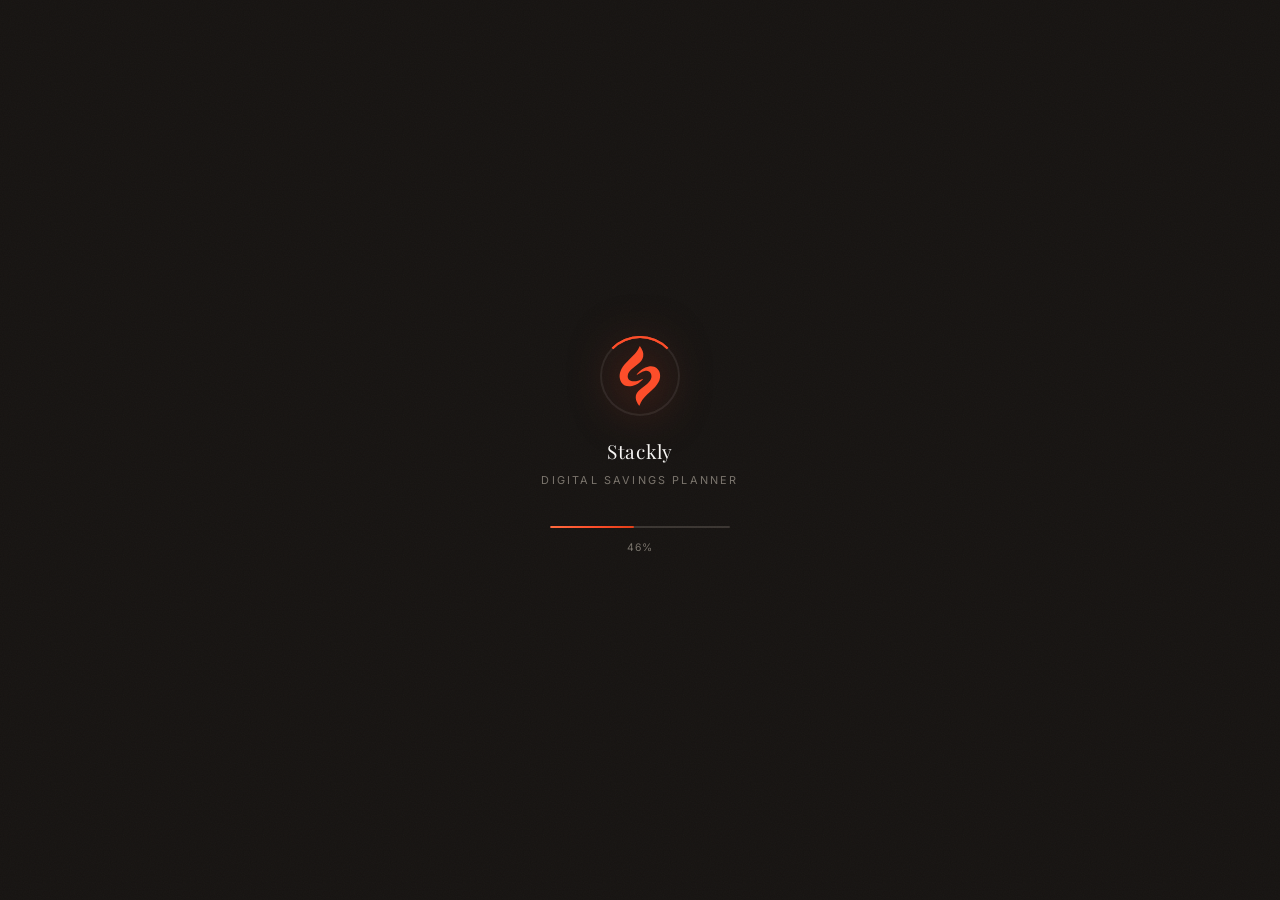
<file: login.html>
<!DOCTYPE html>
<html lang="en">
<head>
    <meta charset="UTF-8">
    <meta name="viewport" content="width=device-width, initial-scale=1.0">
    <title>Log In — Stackly</title>
    <link rel="stylesheet" href="css/style.css">
    <noscript><style>.sec-head .sec-title,.sec-head .sec-sub{opacity:1!important;transform:none!important}.sec-head .sec-label::before,.sec-head .sec-label::after{transform:none!important}.preloader{display:none!important}</style></noscript>
</head>
<body>
    <!-- Preloader -->
    <div class="preloader" id="preloader">
        <div class="pre-logo">
            <div class="pre-ring"></div>
            <svg viewBox="398 82 212 290" xmlns="http://www.w3.org/2000/svg"><path fill="#fe4c28" d="M419.71,256.18 C408,235.74 410.22,215.61 419.89,195.68 C426.37,182.32 436.26,171.44 446.51,160.9 C457.08,150.04 468.78,140.35 478.79,128.9 C487.41,119.04 494.8,108.46 500.03,96.43 C500.74,94.8 501,92.85 502.79,91.71 C503.21,91.84 503.88,91.82 504.1,92.13 C514.53,106.34 522,121.48 518.29,139.86 C515.93,151.5 508.99,160.31 500.3,167.94 C487.79,178.93 473.63,187.95 462.05,200.04 C456.22,206.12 451.19,212.66 449.15,221.05 C445.38,236.57 454.27,249.2 470.2,250.78 C485.24,252.27 499.3,248.88 512.63,242 C514.02,241.28 515.21,239.79 517.06,240.55 C517.83,242.06 516.69,242.79 515.92,243.56 C502.48,256.92 487.52,267.97 468.59,271.95 C447.92,276.29 431.27,272.38 419.71,256.18z"/><path fill="#fe4c28" d="M536.35,311.35 C521.09,325.62 508.63,341.45 501.64,361.3 C500.58,360.86 499.8,360.78 499.46,360.35 C491.32,350.11 485.46,338.91 484.71,325.53 C484.03,313.54 489.24,303.91 496.95,295.36 C506.74,284.51 519.09,276.7 530.33,267.57 C539.68,259.98 548.93,252.35 553.65,240.72 C556.25,234.32 556.8,227.72 555.17,221.12 C551.96,208.2 539.4,200.89 526.17,203.88 C513.91,206.65 503.24,212.7 493.08,219.82 C492.04,220.55 491.27,221.85 489.66,221.56 C488.66,220.29 489.65,219.35 490.29,218.48 C503.85,199.98 521.51,187.67 544.32,183.64 C574.74,178.25 599.44,199.88 594.8,234.35 C592.54,251.2 583.63,264.79 572.58,277.16 C561.56,289.49 548.61,299.8 536.35,311.35z"/></svg>
        </div>
        <div class="pre-text">Stackly</div>
        <div class="pre-sub">Digital Savings Planner</div>
        <div class="pre-bar"><div class="pre-fill"></div></div>
        <div class="pre-pct">0%</div>
    </div>

    <!-- Auth Success Overlay -->
    <div class="auth-success" id="authSuccess">
        <div class="auth-success-icon">
            <svg width="36" height="36" viewBox="0 0 24 24" fill="none" stroke="#fff" stroke-width="2.5"><polyline points="20 6 9 17 4 12"/></svg>
        </div>
        <div class="auth-success-txt">Welcome back</div>
        <div class="auth-success-sub">Taking you to your dashboard…</div>
        <div class="auth-success-bar"><div class="auth-success-fill"></div></div>
    </div>

    <div class="auth-page">
        <!-- Visual Side -->
        <div class="auth-visual">
            <div class="auth-vis-img">
                <img src="assets/photo-1579621970563-ebec7560ff3e-1000.webp" alt="Savings growth">
            </div>
            <a href="index.html" class="auth-vis-logo logo">
                <div class="logo-icon"><svg viewBox="398 82 212 290" xmlns="http://www.w3.org/2000/svg"><path fill="#fe4c28" d="M419.71,256.18 C408,235.74 410.22,215.61 419.89,195.68 C426.37,182.32 436.26,171.44 446.51,160.9 C457.08,150.04 468.78,140.35 478.79,128.9 C487.41,119.04 494.8,108.46 500.03,96.43 C500.74,94.8 501,92.85 502.79,91.71 C503.21,91.84 503.88,91.82 504.1,92.13 C514.53,106.34 522,121.48 518.29,139.86 C515.93,151.5 508.99,160.31 500.3,167.94 C487.79,178.93 473.63,187.95 462.05,200.04 C456.22,206.12 451.19,212.66 449.15,221.05 C445.38,236.57 454.27,249.2 470.2,250.78 C485.24,252.27 499.3,248.88 512.63,242 C514.02,241.28 515.21,239.79 517.06,240.55 C517.83,242.06 516.69,242.79 515.92,243.56 C502.48,256.92 487.52,267.97 468.59,271.95 C447.92,276.29 431.27,272.38 419.71,256.18z"/><path fill="#fe4c28" d="M536.35,311.35 C521.09,325.62 508.63,341.45 501.64,361.3 C500.58,360.86 499.8,360.78 499.46,360.35 C491.32,350.11 485.46,338.91 484.71,325.53 C484.03,313.54 489.24,303.91 496.95,295.36 C506.74,284.51 519.09,276.7 530.33,267.57 C539.68,259.98 548.93,252.35 553.65,240.72 C556.25,234.32 556.8,227.72 555.17,221.12 C551.96,208.2 539.4,200.89 526.17,203.88 C513.91,206.65 503.24,212.7 493.08,219.82 C492.04,220.55 491.27,221.85 489.66,221.56 C488.66,220.29 489.65,219.35 490.29,218.48 C503.85,199.98 521.51,187.67 544.32,183.64 C574.74,178.25 599.44,199.88 594.8,234.35 C592.54,251.2 583.63,264.79 572.58,277.16 C561.56,289.49 548.61,299.8 536.35,311.35z"/></svg></div>
                <span class="logo-txt">Stackly</span>
            </a>
            <div class="auth-vis-content">
                <h2>Grow with <em class="it">intention.</em></h2>
                <p>Track your goals, automate your savings, and watch your wealth build — all in one beautifully designed place.</p>
            </div>
        </div>

        <!-- Form Side -->
        <div class="auth-form-side">
            <a href="index.html" class="auth-close" aria-label="Close and go back">
                <svg width="18" height="18" viewBox="0 0 24 24" fill="none" stroke="currentColor" stroke-width="2" stroke-linecap="round"><line x1="18" y1="6" x2="6" y2="18"/><line x1="6" y1="6" x2="18" y2="18"/></svg>
            </a>
            <div class="auth-box">
                <span class="sec-label">Welcome Back</span>
                <h1 class="auth-title">Log in to <em class="it">Stackly.</em></h1>
                <p class="auth-sub">Enter your details to access your account.</p>

                <form class="auth-form" id="loginForm">
                    <!-- Role selector -->
                    <div class="role-sel">
                        <div class="role-opt">
                            <input type="radio" name="role" id="roleClient" value="client" checked>
                            <label class="role-lbl" for="roleClient">
                                <svg width="24" height="24" viewBox="0 0 24 24" fill="none" stroke="currentColor" stroke-width="1.5"><path d="M20 21v-2a4 4 0 00-4-4H8a4 4 0 00-4 4v2"/><circle cx="12" cy="7" r="4"/></svg>
                                <span>Client</span>
                            </label>
                        </div>
                        <div class="role-opt">
                            <input type="radio" name="role" id="roleAdmin" value="admin">
                            <label class="role-lbl" for="roleAdmin">
                                <svg width="24" height="24" viewBox="0 0 24 24" fill="none" stroke="currentColor" stroke-width="1.5"><path d="M12 22s8-4 8-10V5l-8-3-8 3v7c0 6 8 10 8 10z"/></svg>
                                <span>Admin</span>
                            </label>
                        </div>
                    </div>

                    <div class="form-group">
                        <label for="loginEmail">Email Address</label>
                        <input type="email" id="loginEmail" placeholder="you@email.com" required>
                    </div>

                    <div class="form-group">
                        <label for="loginPass">Password</label>
                        <div style="position:relative;">
                            <input type="password" id="loginPass" placeholder="••••••••" required style="padding-right:48px;">
                            <button type="button" class="toggle-pass" style="position:absolute;right:14px;top:50%;transform:translateY(-50%);background:none;border:none;color:var(--text-3);padding:4px;">
                                <svg width="18" height="18" viewBox="0 0 24 24" fill="none" stroke="currentColor" stroke-width="1.5"><path d="M1 12s4-8 11-8 11 8 11 8-4 8-11 8-11-8-11-8z"/><circle cx="12" cy="12" r="3"/></svg>
                            </button>
                        </div>
                    </div>

                    <div class="auth-row">
                        <label><input type="checkbox"> Remember me</label>
                        <a href="404.html">Forgot password?</a>
                    </div>

                    <button type="submit" class="auth-btn">Log In</button>

                    <div class="auth-div">or continue with</div>

                    <div class="auth-social">
                        <button type="button" class="auth-soc-btn">
                            <svg width="18" height="18" viewBox="0 0 24 24"><path fill="#4285F4" d="M22.56 12.25c0-.78-.07-1.53-.2-2.25H12v4.26h5.92a5.06 5.06 0 01-2.2 3.32v2.77h3.57c2.08-1.92 3.28-4.74 3.28-8.1z"/><path fill="#34A853" d="M12 23c2.97 0 5.46-.98 7.28-2.66l-3.57-2.77c-.98.66-2.23 1.06-3.71 1.06-2.86 0-5.29-1.93-6.16-4.53H2.18v2.84C3.99 20.53 7.7 23 12 23z"/><path fill="#FBBC05" d="M5.84 14.09c-.22-.66-.35-1.36-.35-2.09s.13-1.43.35-2.09V7.07H2.18A10.96 10.96 0 001 12c0 1.77.43 3.45 1.18 4.93l2.85-2.22.81-.62z"/><path fill="#EA4335" d="M12 5.38c1.62 0 3.06.56 4.21 1.64l3.15-3.15C17.45 2.09 14.97 1 12 1 7.7 1 3.99 3.47 2.18 7.07l3.66 2.84c.87-2.6 3.3-4.53 6.16-4.53z"/></svg>
                            Google
                        </button>
                        <button type="button" class="auth-soc-btn">
                            <svg width="18" height="18" viewBox="0 0 24 24" fill="currentColor"><path d="M12 0C5.37 0 0 5.37 0 12c0 5.31 3.435 9.795 8.205 11.385.6.105.825-.255.825-.57 0-.285-.015-1.23-.015-2.235-3.015.555-3.795-.735-4.035-1.41-.135-.345-.72-1.41-1.23-1.695-.42-.225-1.02-.78-.015-.795.945-.015 1.62.87 1.845 1.23 1.08 1.815 2.805 1.305 3.495.99.105-.78.42-1.305.765-1.605-2.67-.3-5.46-1.335-5.46-5.925 0-1.305.465-2.385 1.23-3.225-.12-.3-.54-1.53.12-3.18 0 0 1.005-.315 3.3 1.23.96-.27 1.98-.405 3-.405s2.04.135 3 .405c2.295-1.56 3.3-1.23 3.3-1.23.66 1.65.24 2.88.12 3.18.765.84 1.23 1.905 1.23 3.225 0 4.605-2.805 5.625-5.475 5.925.435.375.81 1.095.81 2.22 0 1.605-.015 2.895-.015 3.3 0 .315.225.69.825.57A12.02 12.02 0 0024 12c0-6.63-5.37-12-12-12z"/></svg>
                            GitHub
                        </button>
                    </div>

                    <p class="auth-switch">New to Stackly? <a href="signup.html">Create an account</a></p>
                </form>
            </div>
        </div>
    </div>

    <script src="js/main.js"></script>
</body>
</html>
</file>
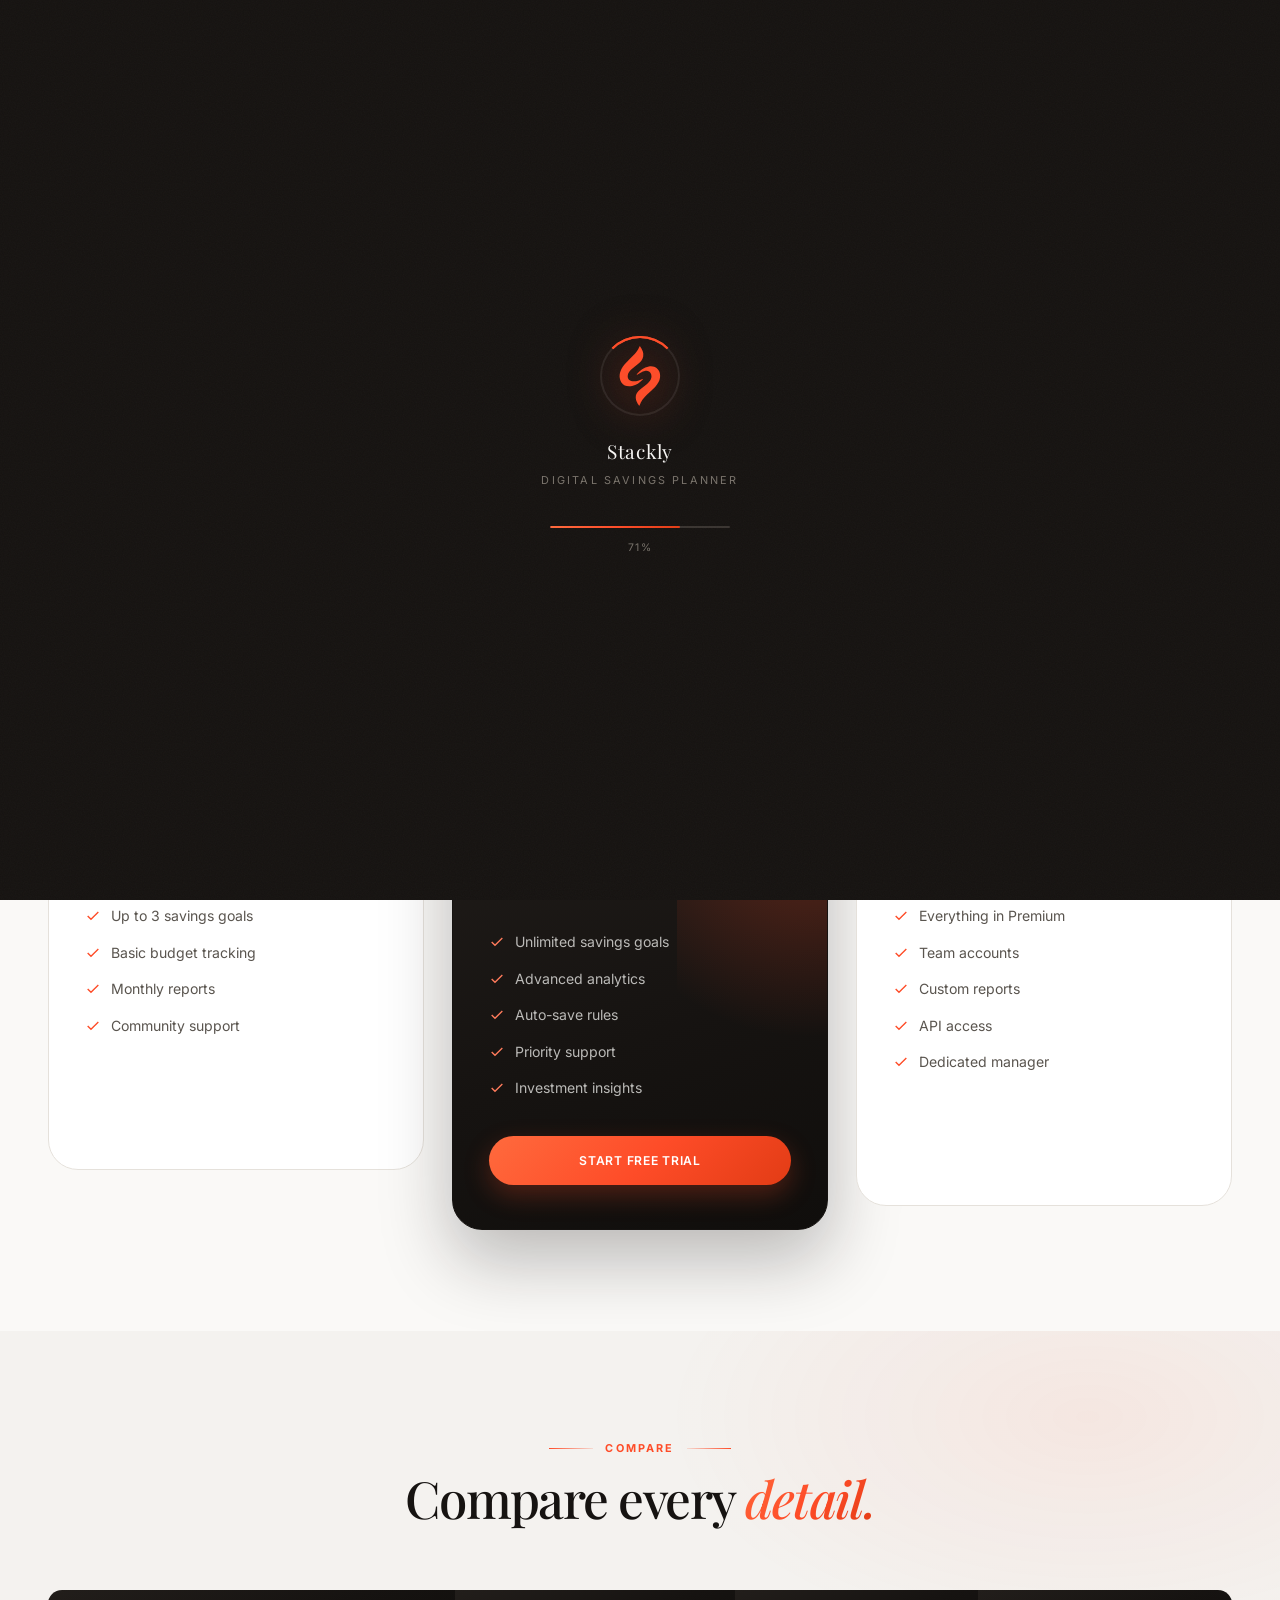
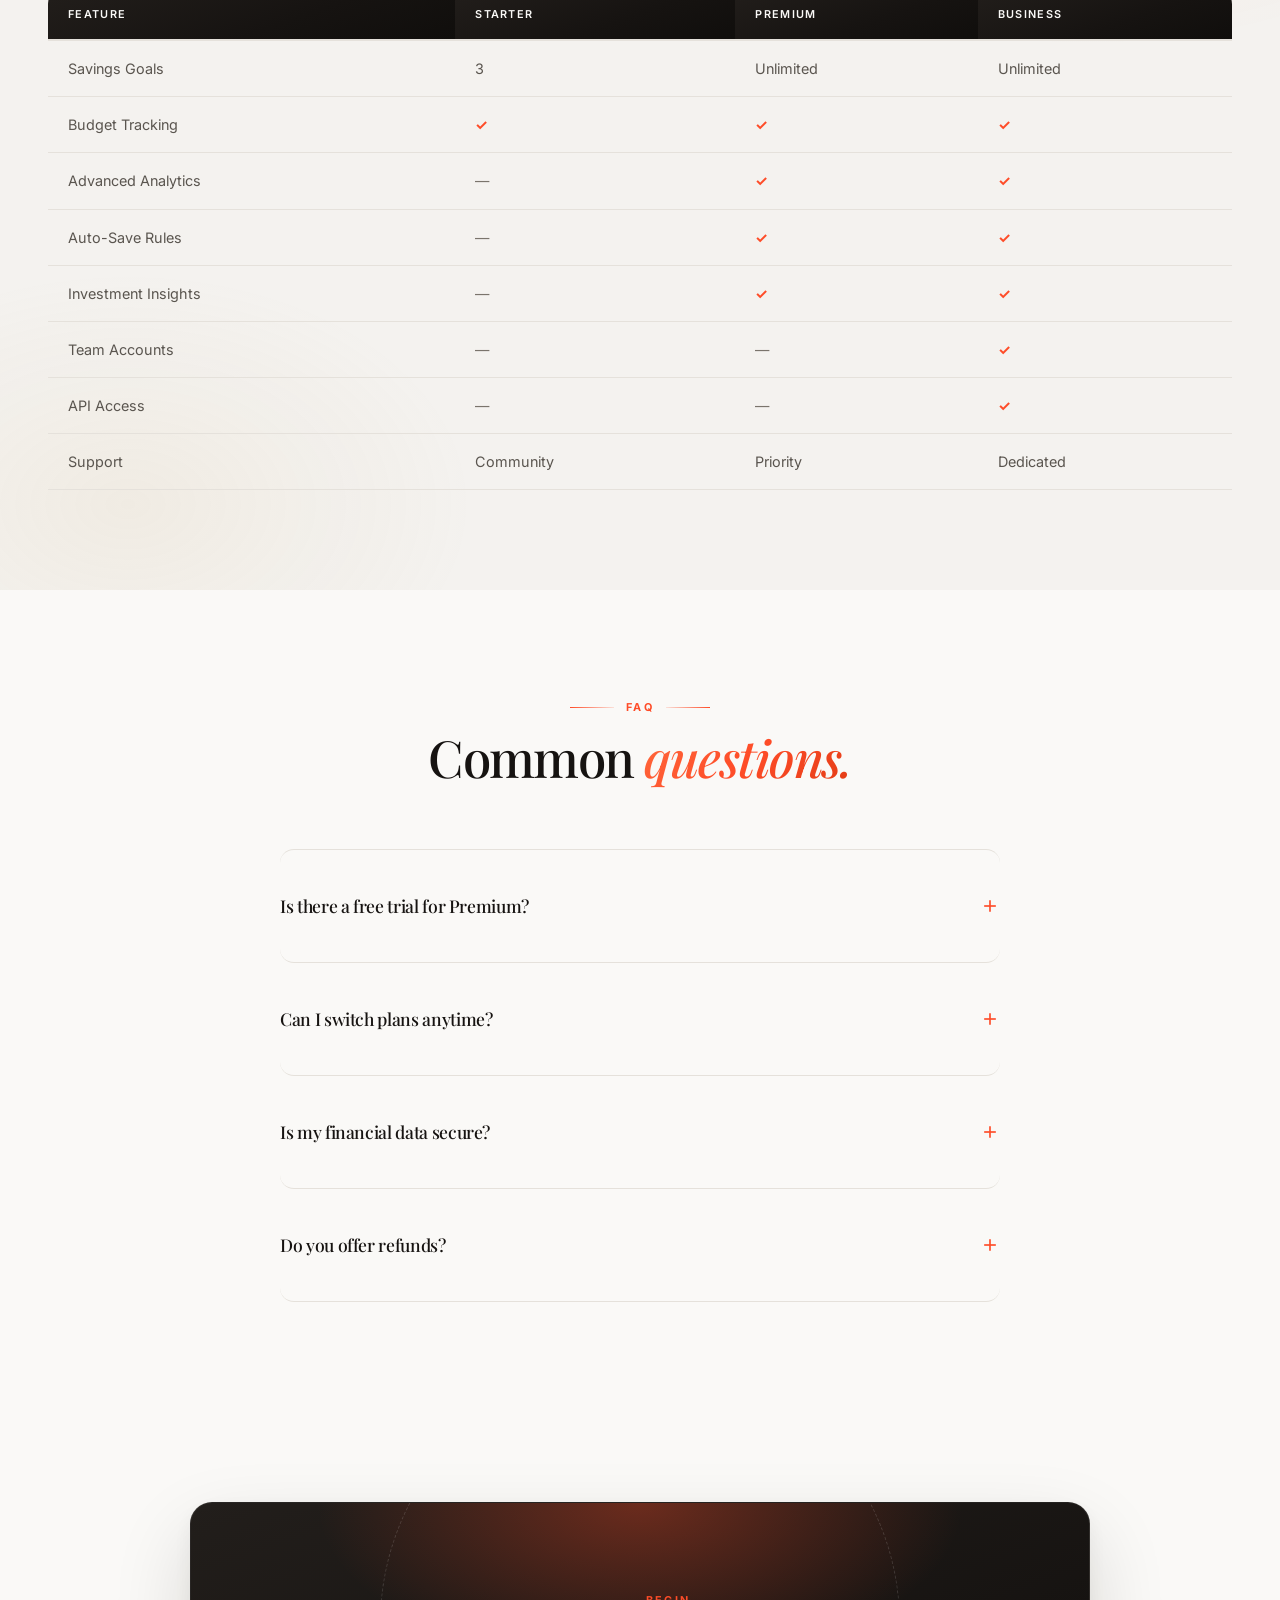
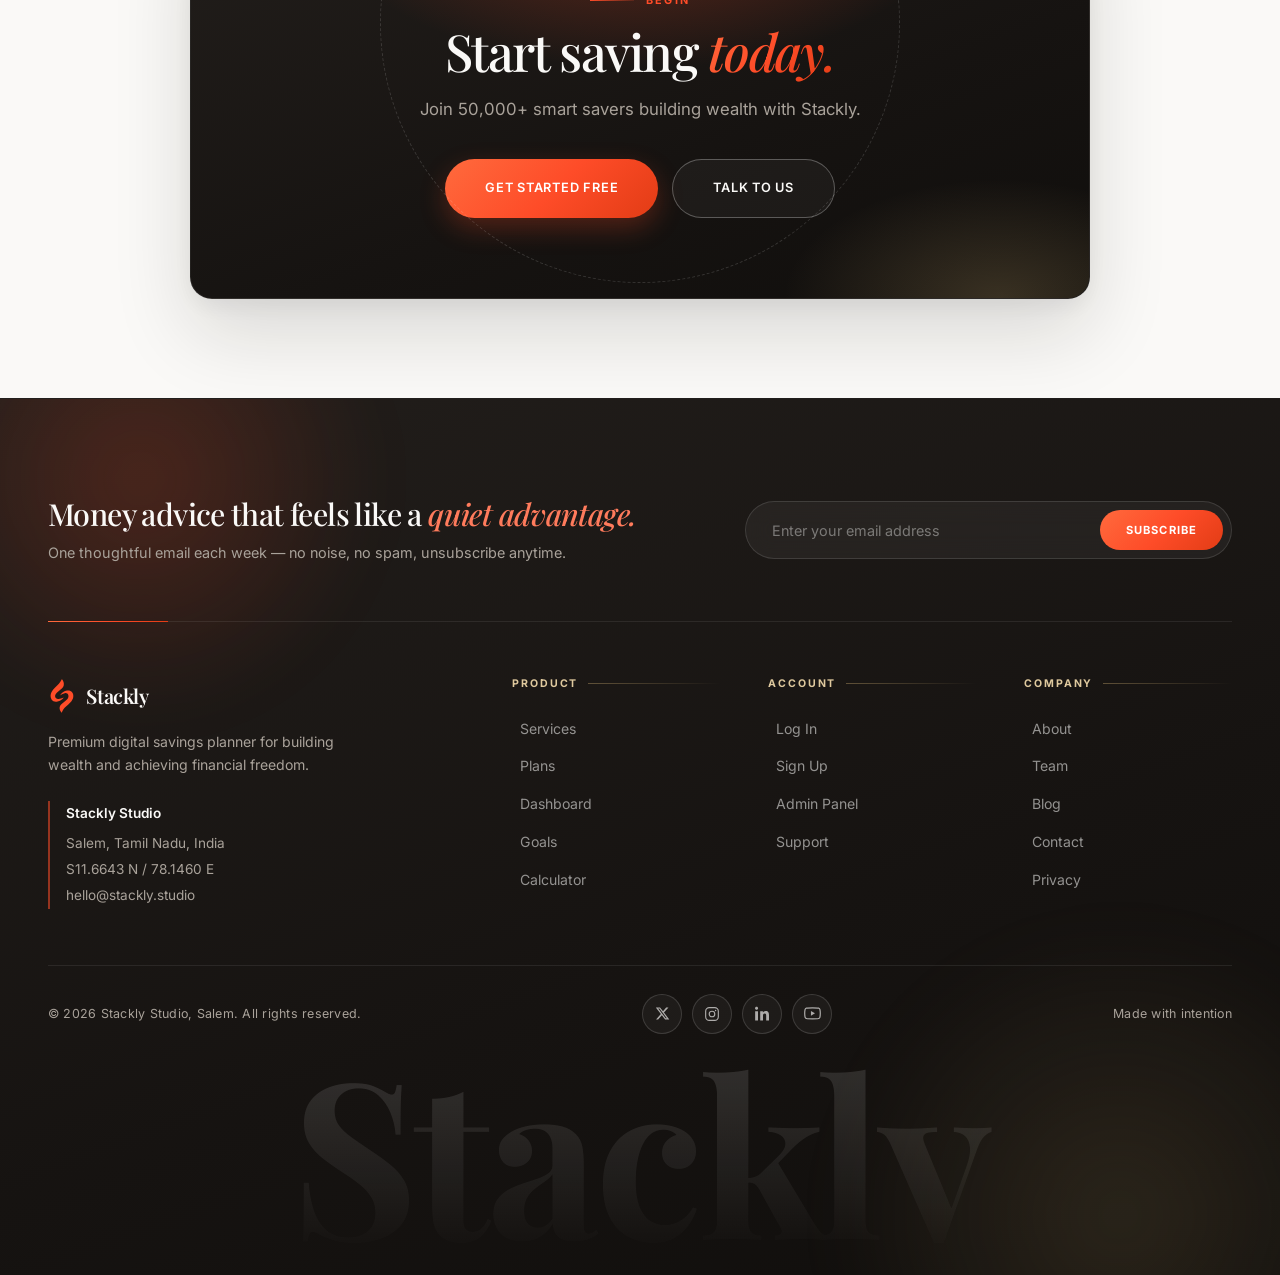
<file: plans.html>
<!DOCTYPE html>
<html lang="en">
<head>
    <meta charset="UTF-8">
    <meta name="viewport" content="width=device-width, initial-scale=1.0">
    <title>Plans — Stackly</title>
    <link rel="stylesheet" href="css/style.css">
    <noscript><style>.sec-head .sec-title,.sec-head .sec-sub{opacity:1!important;transform:none!important}.sec-head .sec-label::before,.sec-head .sec-label::after{transform:none!important}.reveal{opacity:1!important;transform:none!important}.preloader{display:none!important}</style></noscript>
</head>
<body class="dark-hero">
    <!-- Preloader -->
    <div class="preloader" id="preloader">
        <div class="pre-logo">
            <div class="pre-ring"></div>
            <svg viewBox="398 82 212 290" xmlns="http://www.w3.org/2000/svg"><path fill="#fe4c28" d="M419.71,256.18 C408,235.74 410.22,215.61 419.89,195.68 C426.37,182.32 436.26,171.44 446.51,160.9 C457.08,150.04 468.78,140.35 478.79,128.9 C487.41,119.04 494.8,108.46 500.03,96.43 C500.74,94.8 501,92.85 502.79,91.71 C503.21,91.84 503.88,91.82 504.1,92.13 C514.53,106.34 522,121.48 518.29,139.86 C515.93,151.5 508.99,160.31 500.3,167.94 C487.79,178.93 473.63,187.95 462.05,200.04 C456.22,206.12 451.19,212.66 449.15,221.05 C445.38,236.57 454.27,249.2 470.2,250.78 C485.24,252.27 499.3,248.88 512.63,242 C514.02,241.28 515.21,239.79 517.06,240.55 C517.83,242.06 516.69,242.79 515.92,243.56 C502.48,256.92 487.52,267.97 468.59,271.95 C447.92,276.29 431.27,272.38 419.71,256.18z"/><path fill="#fe4c28" d="M536.35,311.35 C521.09,325.62 508.63,341.45 501.64,361.3 C500.58,360.86 499.8,360.78 499.46,360.35 C491.32,350.11 485.46,338.91 484.71,325.53 C484.03,313.54 489.24,303.91 496.95,295.36 C506.74,284.51 519.09,276.7 530.33,267.57 C539.68,259.98 548.93,252.35 553.65,240.72 C556.25,234.32 556.8,227.72 555.17,221.12 C551.96,208.2 539.4,200.89 526.17,203.88 C513.91,206.65 503.24,212.7 493.08,219.82 C492.04,220.55 491.27,221.85 489.66,221.56 C488.66,220.29 489.65,219.35 490.29,218.48 C503.85,199.98 521.51,187.67 544.32,183.64 C574.74,178.25 599.44,199.88 594.8,234.35 C592.54,251.2 583.63,264.79 572.58,277.16 C561.56,289.49 548.61,299.8 536.35,311.35z"/></svg>
        </div>
        <div class="pre-text">Stackly</div>
        <div class="pre-sub">Digital Savings Planner</div>
        <div class="pre-bar"><div class="pre-fill"></div></div>
        <div class="pre-pct">0%</div>
    </div>

    <!-- 1. Header -->
    <nav class="navbar">
        <div class="nav-wrap">
            <a href="index.html" class="logo">
                <div class="logo-icon"><svg viewBox="398 82 212 290" xmlns="http://www.w3.org/2000/svg"><path fill="#fe4c28" d="M419.71,256.18 C408,235.74 410.22,215.61 419.89,195.68 C426.37,182.32 436.26,171.44 446.51,160.9 C457.08,150.04 468.78,140.35 478.79,128.9 C487.41,119.04 494.8,108.46 500.03,96.43 C500.74,94.8 501,92.85 502.79,91.71 C503.21,91.84 503.88,91.82 504.1,92.13 C514.53,106.34 522,121.48 518.29,139.86 C515.93,151.5 508.99,160.31 500.3,167.94 C487.79,178.93 473.63,187.95 462.05,200.04 C456.22,206.12 451.19,212.66 449.15,221.05 C445.38,236.57 454.27,249.2 470.2,250.78 C485.24,252.27 499.3,248.88 512.63,242 C514.02,241.28 515.21,239.79 517.06,240.55 C517.83,242.06 516.69,242.79 515.92,243.56 C502.48,256.92 487.52,267.97 468.59,271.95 C447.92,276.29 431.27,272.38 419.71,256.18z"/><path fill="#fe4c28" d="M536.35,311.35 C521.09,325.62 508.63,341.45 501.64,361.3 C500.58,360.86 499.8,360.78 499.46,360.35 C491.32,350.11 485.46,338.91 484.71,325.53 C484.03,313.54 489.24,303.91 496.95,295.36 C506.74,284.51 519.09,276.7 530.33,267.57 C539.68,259.98 548.93,252.35 553.65,240.72 C556.25,234.32 556.8,227.72 555.17,221.12 C551.96,208.2 539.4,200.89 526.17,203.88 C513.91,206.65 503.24,212.7 493.08,219.82 C492.04,220.55 491.27,221.85 489.66,221.56 C488.66,220.29 489.65,219.35 490.29,218.48 C503.85,199.98 521.51,187.67 544.32,183.64 C574.74,178.25 599.44,199.88 594.8,234.35 C592.54,251.2 583.63,264.79 572.58,277.16 C561.56,289.49 548.61,299.8 536.35,311.35z"/></svg></div>
                <span class="logo-txt">Stackly</span>
            </a>
            <ul class="nav-links">
                <li><a href="index.html">Home</a></li>
                <li><a href="about.html">About</a></li>
                <li><a href="services.html">Services</a></li>
                <li><a href="plans.html" class="active">Plans</a></li>
                <li><a href="team.html">Team</a></li>
                <li><a href="blog.html">Blog</a></li>
                <li><a href="contact.html">Contact</a></li>
            </ul>
            <div class="nav-right">
                <a href="login.html" class="nav-login">Log In</a>
                <a href="login.html" class="btn-start">Get Started <svg width="14" height="14" viewBox="0 0 24 24" fill="none" stroke="currentColor" stroke-width="2"><path d="M5 12h14M12 5l7 7-7 7"/></svg></a>
            </div>
            <button class="burger" aria-label="Menu"><span></span><span></span><span></span></button>
        </div>
    </nav>

    <!-- 2. Page Hero -->
    <section class="page-hero" style="background-image:var(--ph-grad), url('assets/photo-1554224154-26032ffc0d07-1600.webp')">
        <div class="container">
            <span class="sec-label">Plans</span>
            <h1>Simple, <em class="it">honest pricing.</em></h1>
            <p>Start free, upgrade when you need more. Every plan includes bank-level security and beautiful design.</p>
        
            <div class="ph-meta">
                <div class="ph-crumb"><a href="index.html">Home</a><span class="sep"></span><strong>Plans</strong></div>
                <span class="ph-badge">&#10022; Stackly Studio</span>
            </div>
        </div>
    </section>

    <!-- 3. Pricing Grid -->
    <section class="section">
        <div class="container">
            <div class="plan-grid">
                <div class="plan-card reveal">
                    <div class="plan-name">Starter</div>
                    <div class="plan-price">$0</div>
                    <div class="plan-period">Free forever</div>
                    <div class="plan-feats">
                        <div class="plan-feat"><svg width="16" height="16" viewBox="0 0 24 24" fill="none" stroke="currentColor" stroke-width="2"><polyline points="20 6 9 17 4 12"/></svg>Up to 3 savings goals</div>
                        <div class="plan-feat"><svg width="16" height="16" viewBox="0 0 24 24" fill="none" stroke="currentColor" stroke-width="2"><polyline points="20 6 9 17 4 12"/></svg>Basic budget tracking</div>
                        <div class="plan-feat"><svg width="16" height="16" viewBox="0 0 24 24" fill="none" stroke="currentColor" stroke-width="2"><polyline points="20 6 9 17 4 12"/></svg>Monthly reports</div>
                        <div class="plan-feat"><svg width="16" height="16" viewBox="0 0 24 24" fill="none" stroke="currentColor" stroke-width="2"><polyline points="20 6 9 17 4 12"/></svg>Community support</div>
                    </div>
                    <a href="login.html" class="btn btn-outline">Get Started</a>
                </div>
                <div class="plan-card popular reveal rd1">
                    <div class="plan-badge">Most Popular</div>
                    <div class="plan-name">Premium</div>
                    <div class="plan-price">$9</div>
                    <div class="plan-period">per month</div>
                    <div class="plan-feats">
                        <div class="plan-feat"><svg width="16" height="16" viewBox="0 0 24 24" fill="none" stroke="currentColor" stroke-width="2"><polyline points="20 6 9 17 4 12"/></svg>Unlimited savings goals</div>
                        <div class="plan-feat"><svg width="16" height="16" viewBox="0 0 24 24" fill="none" stroke="currentColor" stroke-width="2"><polyline points="20 6 9 17 4 12"/></svg>Advanced analytics</div>
                        <div class="plan-feat"><svg width="16" height="16" viewBox="0 0 24 24" fill="none" stroke="currentColor" stroke-width="2"><polyline points="20 6 9 17 4 12"/></svg>Auto-save rules</div>
                        <div class="plan-feat"><svg width="16" height="16" viewBox="0 0 24 24" fill="none" stroke="currentColor" stroke-width="2"><polyline points="20 6 9 17 4 12"/></svg>Priority support</div>
                        <div class="plan-feat"><svg width="16" height="16" viewBox="0 0 24 24" fill="none" stroke="currentColor" stroke-width="2"><polyline points="20 6 9 17 4 12"/></svg>Investment insights</div>
                    </div>
                    <a href="login.html" class="btn btn-brand">Start Free Trial</a>
                </div>
                <div class="plan-card reveal rd2">
                    <div class="plan-name">Business</div>
                    <div class="plan-price">$29</div>
                    <div class="plan-period">per month</div>
                    <div class="plan-feats">
                        <div class="plan-feat"><svg width="16" height="16" viewBox="0 0 24 24" fill="none" stroke="currentColor" stroke-width="2"><polyline points="20 6 9 17 4 12"/></svg>Everything in Premium</div>
                        <div class="plan-feat"><svg width="16" height="16" viewBox="0 0 24 24" fill="none" stroke="currentColor" stroke-width="2"><polyline points="20 6 9 17 4 12"/></svg>Team accounts</div>
                        <div class="plan-feat"><svg width="16" height="16" viewBox="0 0 24 24" fill="none" stroke="currentColor" stroke-width="2"><polyline points="20 6 9 17 4 12"/></svg>Custom reports</div>
                        <div class="plan-feat"><svg width="16" height="16" viewBox="0 0 24 24" fill="none" stroke="currentColor" stroke-width="2"><polyline points="20 6 9 17 4 12"/></svg>API access</div>
                        <div class="plan-feat"><svg width="16" height="16" viewBox="0 0 24 24" fill="none" stroke="currentColor" stroke-width="2"><polyline points="20 6 9 17 4 12"/></svg>Dedicated manager</div>
                    </div>
                    <a href="contact.html" class="btn btn-outline">Contact Sales</a>
                </div>
            </div>
        </div>
    </section>

    <!-- 4. Comparison Table -->
    <section class="section feat-bg">
        <div class="container">
            <div class="sec-head center reveal">
                <span class="sec-label">Compare</span>
                <h2 class="sec-title">Compare every <em class="it">detail.</em></h2>
            </div>
            <div class="reveal" style="overflow-x:auto;">
                <table class="compare-table">
                    <thead>
                        <tr><th>Feature</th><th>Starter</th><th>Premium</th><th>Business</th></tr>
                    </thead>
                    <tbody>
                        <tr><td>Savings Goals</td><td>3</td><td>Unlimited</td><td>Unlimited</td></tr>
                        <tr><td>Budget Tracking</td><td class="check">✓</td><td class="check">✓</td><td class="check">✓</td></tr>
                        <tr><td>Advanced Analytics</td><td class="cross">—</td><td class="check">✓</td><td class="check">✓</td></tr>
                        <tr><td>Auto-Save Rules</td><td class="cross">—</td><td class="check">✓</td><td class="check">✓</td></tr>
                        <tr><td>Investment Insights</td><td class="cross">—</td><td class="check">✓</td><td class="check">✓</td></tr>
                        <tr><td>Team Accounts</td><td class="cross">—</td><td class="cross">—</td><td class="check">✓</td></tr>
                        <tr><td>API Access</td><td class="cross">—</td><td class="cross">—</td><td class="check">✓</td></tr>
                        <tr><td>Support</td><td>Community</td><td>Priority</td><td>Dedicated</td></tr>
                    </tbody>
                </table>
            </div>
        </div>
    </section>

    <!-- 5. FAQ -->
    <section class="section">
        <div class="container">
            <div class="sec-head center reveal">
                <span class="sec-label">FAQ</span>
                <h2 class="sec-title">Common <em class="it">questions.</em></h2>
            </div>
            <div class="faq-list reveal">
                <div class="faq-item">
                    <div class="faq-q"><h3>Is there a free trial for Premium?</h3><svg width="20" height="20" viewBox="0 0 24 24" fill="none" stroke="currentColor" stroke-width="2"><line x1="12" y1="5" x2="12" y2="19"/><line x1="5" y1="12" x2="19" y2="12"/></svg></div>
                    <div class="faq-a">Yes. Every new account gets a 14-day free trial of Premium with full access. No credit card required to start.</div>
                </div>
                <div class="faq-item">
                    <div class="faq-q"><h3>Can I switch plans anytime?</h3><svg width="20" height="20" viewBox="0 0 24 24" fill="none" stroke="currentColor" stroke-width="2"><line x1="12" y1="5" x2="12" y2="19"/><line x1="5" y1="12" x2="19" y2="12"/></svg></div>
                    <div class="faq-a">Absolutely. Upgrade or downgrade at any time from your dashboard. Changes take effect immediately with prorated billing.</div>
                </div>
                <div class="faq-item">
                    <div class="faq-q"><h3>Is my financial data secure?</h3><svg width="20" height="20" viewBox="0 0 24 24" fill="none" stroke="currentColor" stroke-width="2"><line x1="12" y1="5" x2="12" y2="19"/><line x1="5" y1="12" x2="19" y2="12"/></svg></div>
                    <div class="faq-a">We use 256-bit AES encryption, SOC 2 compliance, and never store your banking credentials. Your data belongs to you.</div>
                </div>
                <div class="faq-item">
                    <div class="faq-q"><h3>Do you offer refunds?</h3><svg width="20" height="20" viewBox="0 0 24 24" fill="none" stroke="currentColor" stroke-width="2"><line x1="12" y1="5" x2="12" y2="19"/><line x1="5" y1="12" x2="19" y2="12"/></svg></div>
                    <div class="faq-a">We offer a 30-day money-back guarantee on all paid plans. If you are not satisfied, contact support for a full refund.</div>
                </div>
            </div>
        </div>
    </section>

    <!-- 6. CTA -->
    <section class="section cta-sec">
        <div class="container">
            <div class="cta-dark reveal">
                <span class="sec-label">Begin</span>
                <h2>Start saving <em class="it">today.</em></h2>
                <p>Join 50,000+ smart savers building wealth with Stackly.</p>
                <div style="display:flex;gap:14px;justify-content:center;flex-wrap:wrap;position:relative;">
                    <a href="login.html" class="btn btn-brand btn-lg">Get Started Free</a>
                    <a href="contact.html" class="btn btn-ghost btn-lg">Talk to Us</a>
                </div>
            </div>
        </div>
    </section>

    <!-- 7. Footer -->
    <footer class="footer">
        <div class="container">
            <div class="footer-top">
                <div class="footer-news">
                    <h3>Money advice that feels like a <em class="it">quiet advantage.</em></h3>
                    <p>One thoughtful email each week — no noise, no spam, unsubscribe anytime.</p>
                </div>
                <form class="news-form" action="#" onsubmit="return false;">
                    <input type="email" placeholder="Enter your email address" aria-label="Email address">
                    <button type="submit">Subscribe</button>
                </form>
            </div>
            <div class="footer-grid">
                <div class="footer-brand">
                    <a href="index.html" class="logo">
                        <div class="logo-icon"><svg viewBox="398 82 212 290" xmlns="http://www.w3.org/2000/svg"><path fill="#fe4c28" d="M419.71,256.18 C408,235.74 410.22,215.61 419.89,195.68 C426.37,182.32 436.26,171.44 446.51,160.9 C457.08,150.04 468.78,140.35 478.79,128.9 C487.41,119.04 494.8,108.46 500.03,96.43 C500.74,94.8 501,92.85 502.79,91.71 C503.21,91.84 503.88,91.82 504.1,92.13 C514.53,106.34 522,121.48 518.29,139.86 C515.93,151.5 508.99,160.31 500.3,167.94 C487.79,178.93 473.63,187.95 462.05,200.04 C456.22,206.12 451.19,212.66 449.15,221.05 C445.38,236.57 454.27,249.2 470.2,250.78 C485.24,252.27 499.3,248.88 512.63,242 C514.02,241.28 515.21,239.79 517.06,240.55 C517.83,242.06 516.69,242.79 515.92,243.56 C502.48,256.92 487.52,267.97 468.59,271.95 C447.92,276.29 431.27,272.38 419.71,256.18z"/><path fill="#fe4c28" d="M536.35,311.35 C521.09,325.62 508.63,341.45 501.64,361.3 C500.58,360.86 499.8,360.78 499.46,360.35 C491.32,350.11 485.46,338.91 484.71,325.53 C484.03,313.54 489.24,303.91 496.95,295.36 C506.74,284.51 519.09,276.7 530.33,267.57 C539.68,259.98 548.93,252.35 553.65,240.72 C556.25,234.32 556.8,227.72 555.17,221.12 C551.96,208.2 539.4,200.89 526.17,203.88 C513.91,206.65 503.24,212.7 493.08,219.82 C492.04,220.55 491.27,221.85 489.66,221.56 C488.66,220.29 489.65,219.35 490.29,218.48 C503.85,199.98 521.51,187.67 544.32,183.64 C574.74,178.25 599.44,199.88 594.8,234.35 C592.54,251.2 583.63,264.79 572.58,277.16 C561.56,289.49 548.61,299.8 536.35,311.35z"/></svg></div>
                        <span class="logo-txt">Stackly</span>
                    </a>
                    <p>Premium digital savings planner for building wealth and achieving financial freedom.</p>
                    <div class="footer-addr">
                        <strong>Stackly Studio</strong>
                        Salem, Tamil Nadu, India<br>
                        S11.6643 N / 78.1460 E<br>
                        hello@stackly.studio
                    </div>
                </div>
                <div class="footer-col">
                    <h4>Product</h4>
                    <ul>
                        <li><a href="services.html">Services</a></li>
                        <li><a href="plans.html">Plans</a></li>
                        <li><a href="dashboard.html">Dashboard</a></li>
                        <li><a href="goals.html">Goals</a></li>
                        <li><a href="calculator.html">Calculator</a></li>
                    </ul>
                </div>
                <div class="footer-col">
                    <h4>Account</h4>
                    <ul>
                        <li><a href="login.html">Log In</a></li>
                        <li><a href="signup.html">Sign Up</a></li>
                        <li><a href="admin.html">Admin Panel</a></li>
                        <li><a href="contact.html">Support</a></li>
                    </ul>
                </div>
                <div class="footer-col">
                    <h4>Company</h4>
                    <ul>
                        <li><a href="about.html">About</a></li>
                        <li><a href="team.html">Team</a></li>
                        <li><a href="blog.html">Blog</a></li>
                        <li><a href="contact.html">Contact</a></li>
                        <li><a href="#" data-toast="Privacy policy: request a copy from hello@stackly.studio.">Privacy</a></li>
                    </ul>
                </div>
            </div>
            <div class="footer-btm">
                <p>&copy; 2026 Stackly Studio, Salem. All rights reserved.</p>
                <div class="footer-social">
                    <a href="https://x.com/login" target="_blank" rel="noopener noreferrer" aria-label="X"><svg width="15" height="15" viewBox="0 0 24 24" fill="currentColor"><path d="M18.244 2.25h3.308l-7.227 8.26 8.502 11.24H16.17l-5.214-6.817L4.99 21.75H1.68l7.73-8.835L1.254 2.25H8.08l4.713 6.231 5.451-6.511zm-1.161 17.52h1.833L7.084 4.126H5.117l11.966 15.644z"/></svg></a>
                    <a href="https://www.instagram.com/accounts/login/" target="_blank" rel="noopener noreferrer" aria-label="Instagram"><svg width="16" height="16" viewBox="0 0 24 24" fill="none" stroke="currentColor" stroke-width="1.7" stroke-linecap="round"><rect x="2.5" y="2.5" width="19" height="19" rx="5.5"/><circle cx="12" cy="12" r="4.2"/><circle cx="17.4" cy="6.6" r="1.1" fill="currentColor" stroke="none"/></svg></a>
                    <a href="https://www.linkedin.com/login" target="_blank" rel="noopener noreferrer" aria-label="LinkedIn"><svg width="15" height="15" viewBox="0 0 24 24" fill="currentColor"><path d="M4.98 3.5C4.98 4.88 3.87 6 2.5 6S.02 4.88.02 3.5 1.13 1 2.5 1s2.48 1.12 2.48 2.5zM.24 8.31h4.52V23H.24V8.31zM8.34 8.31h4.33v2h.06c.6-1.14 2.07-2.34 4.26-2.34 4.56 0 5.4 3 5.4 6.9V23h-4.51v-7.1c0-1.7-.03-3.88-2.36-3.88-2.37 0-2.73 1.85-2.73 3.76V23H8.34V8.31z"/></svg></a>
                    <a href="https://accounts.google.com/ServiceLogin?service=youtube" target="_blank" rel="noopener noreferrer" aria-label="YouTube"><svg width="17" height="17" viewBox="0 0 24 24" fill="none" stroke="currentColor" stroke-width="1.7" stroke-linejoin="round"><path d="M22.54 6.42a2.78 2.78 0 00-1.94-2C18.88 4 12 4 12 4s-6.88 0-8.6.46a2.78 2.78 0 00-1.94 2A29 29 0 001 11.75a29 29 0 00.46 5.33A2.78 2.78 0 003.4 19c1.72.46 8.6.46 8.6.46s6.88 0 8.6-.46a2.78 2.78 0 001.94-2 29 29 0 00.46-5.25 29 29 0 00-.46-5.33z"/><path d="M9.75 15.02l5.75-3.27-5.75-3.27v6.54z" fill="currentColor" stroke="none"/></svg></a>
                </div>
                <p>Made with intention</p>
            </div>
        </div>
        <div class="footer-mark" aria-hidden="true">Stackly</div>
    </footer>


    <script src="js/main.js"></script>
</body>
</html>
</file>
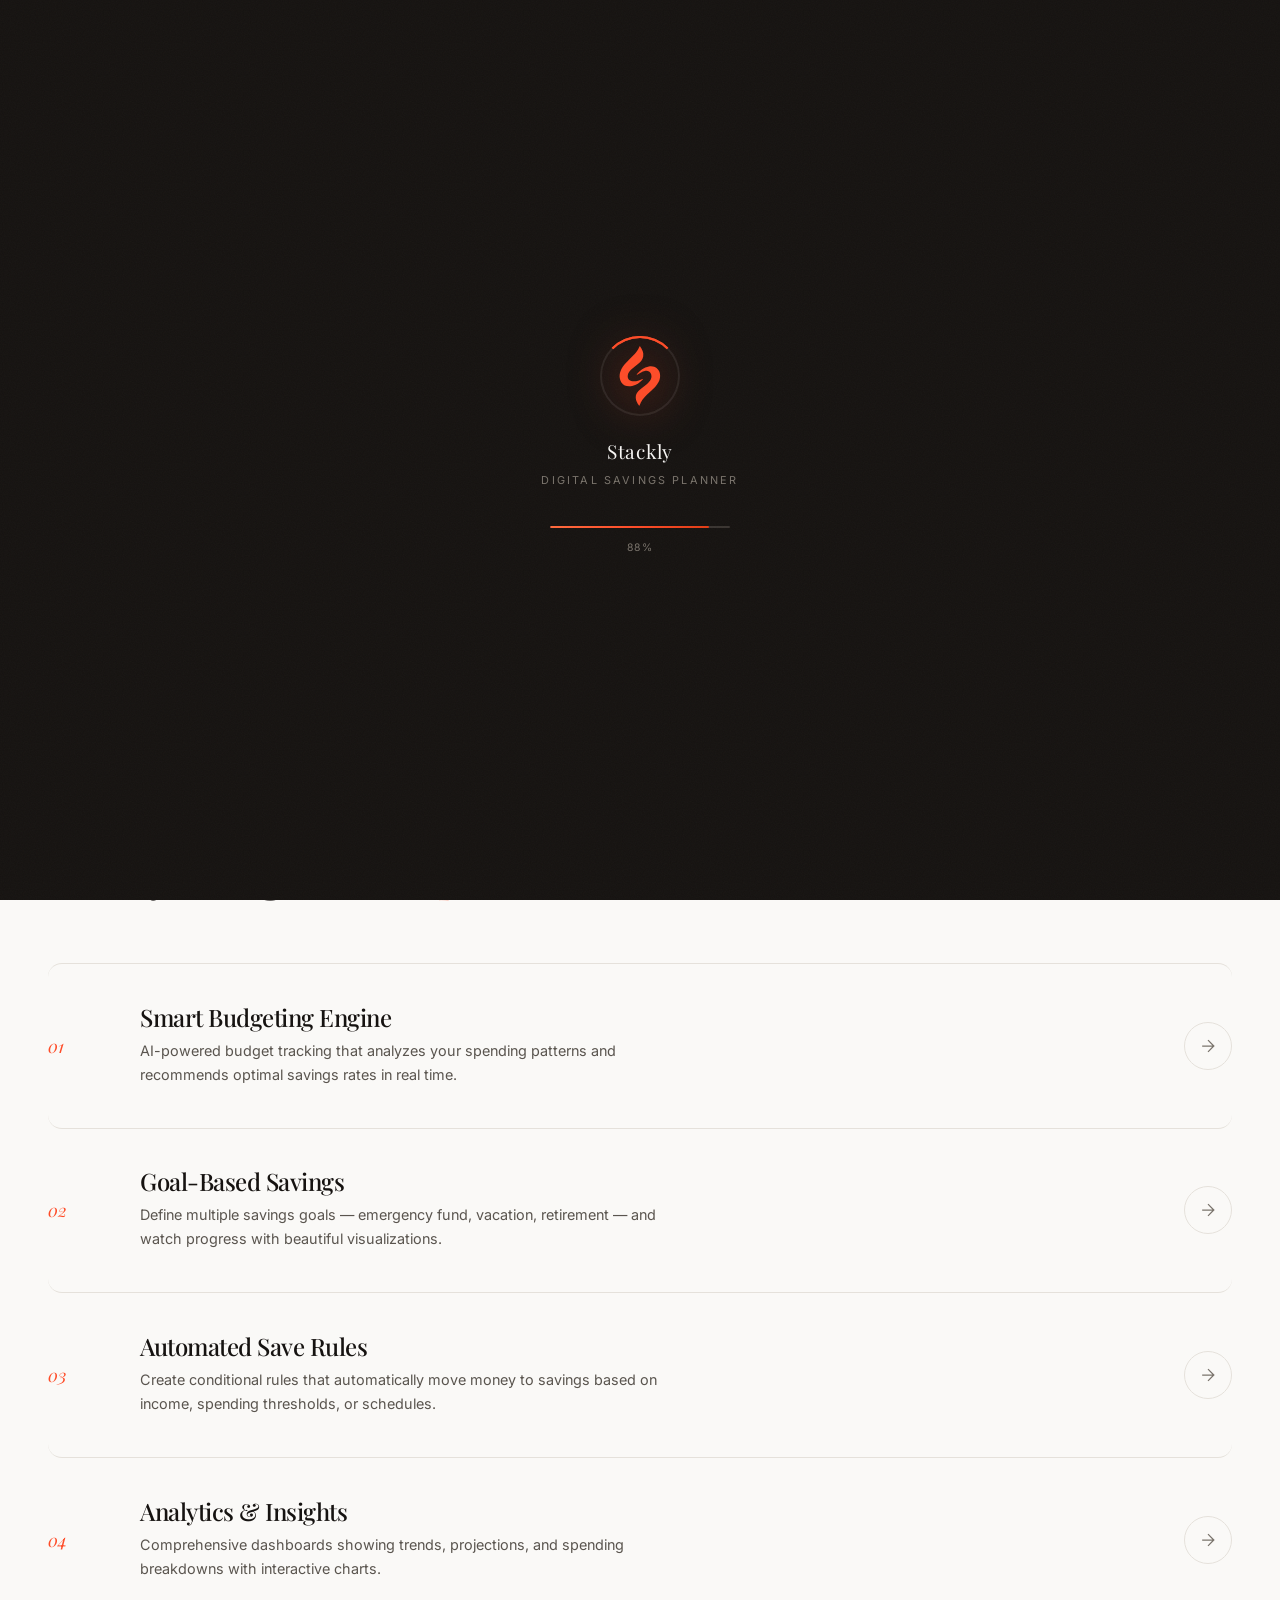
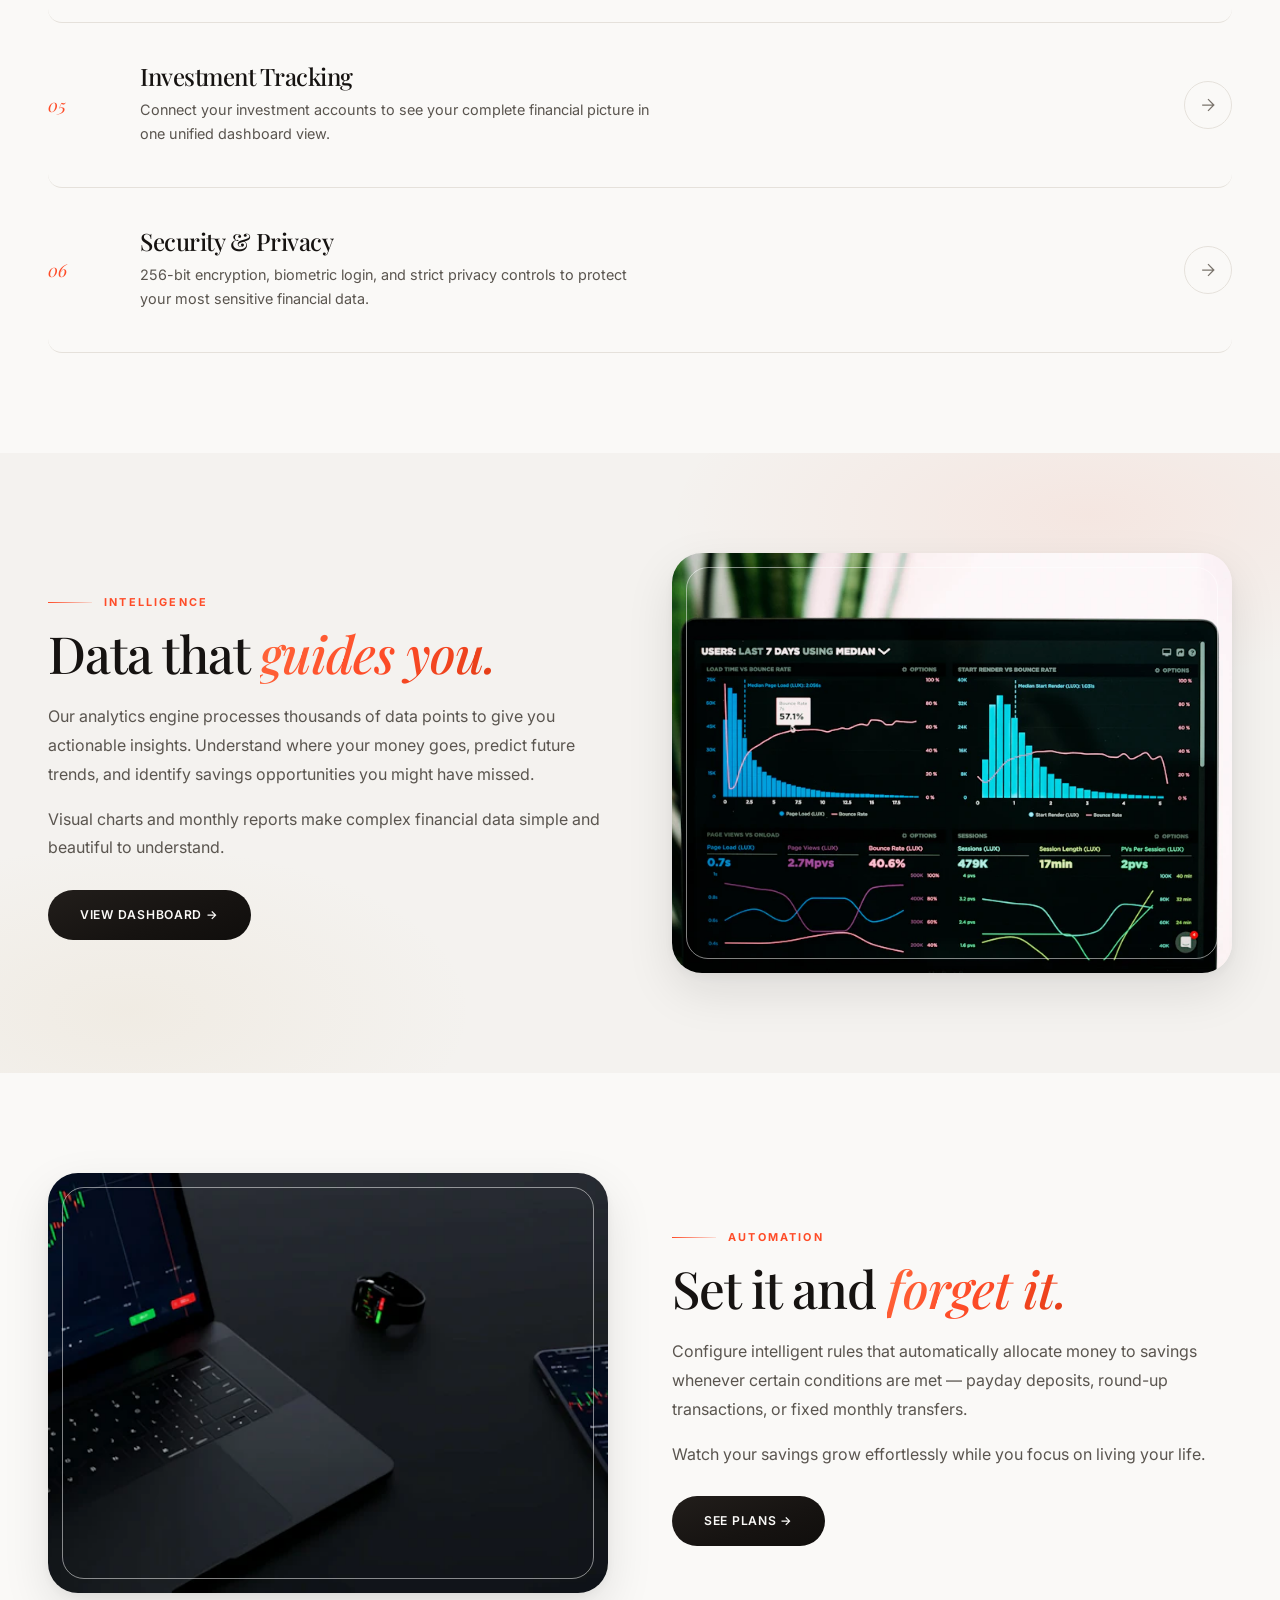
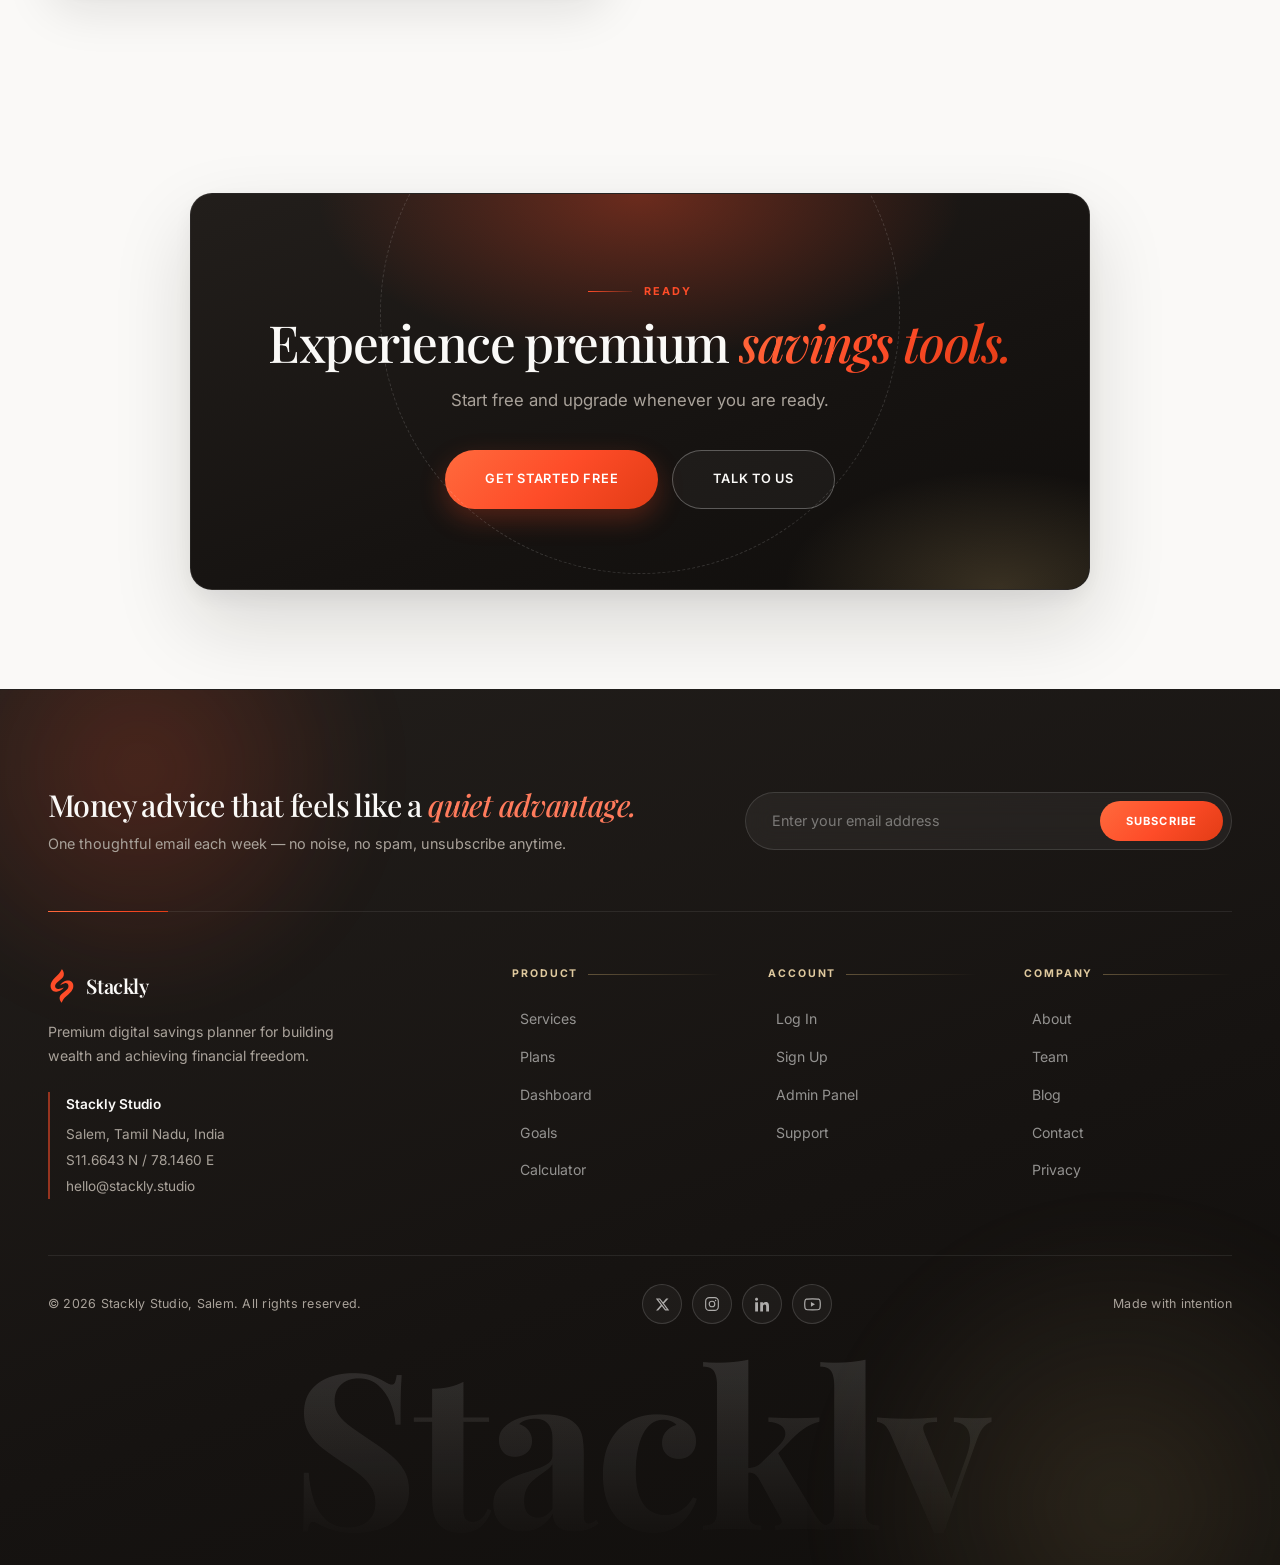
<file: services.html>
<!DOCTYPE html>
<html lang="en">
<head>
    <meta charset="UTF-8">
    <meta name="viewport" content="width=device-width, initial-scale=1.0">
    <title>Services — Stackly</title>
    <link rel="stylesheet" href="css/style.css">
    <noscript><style>.sec-head .sec-title,.sec-head .sec-sub{opacity:1!important;transform:none!important}.sec-head .sec-label::before,.sec-head .sec-label::after{transform:none!important}.reveal{opacity:1!important;transform:none!important}.preloader{display:none!important}</style></noscript>
</head>
<body class="dark-hero">
    <!-- Preloader -->
    <div class="preloader" id="preloader">
        <div class="pre-logo">
            <div class="pre-ring"></div>
            <svg viewBox="398 82 212 290" xmlns="http://www.w3.org/2000/svg"><path fill="#fe4c28" d="M419.71,256.18 C408,235.74 410.22,215.61 419.89,195.68 C426.37,182.32 436.26,171.44 446.51,160.9 C457.08,150.04 468.78,140.35 478.79,128.9 C487.41,119.04 494.8,108.46 500.03,96.43 C500.74,94.8 501,92.85 502.79,91.71 C503.21,91.84 503.88,91.82 504.1,92.13 C514.53,106.34 522,121.48 518.29,139.86 C515.93,151.5 508.99,160.31 500.3,167.94 C487.79,178.93 473.63,187.95 462.05,200.04 C456.22,206.12 451.19,212.66 449.15,221.05 C445.38,236.57 454.27,249.2 470.2,250.78 C485.24,252.27 499.3,248.88 512.63,242 C514.02,241.28 515.21,239.79 517.06,240.55 C517.83,242.06 516.69,242.79 515.92,243.56 C502.48,256.92 487.52,267.97 468.59,271.95 C447.92,276.29 431.27,272.38 419.71,256.18z"/><path fill="#fe4c28" d="M536.35,311.35 C521.09,325.62 508.63,341.45 501.64,361.3 C500.58,360.86 499.8,360.78 499.46,360.35 C491.32,350.11 485.46,338.91 484.71,325.53 C484.03,313.54 489.24,303.91 496.95,295.36 C506.74,284.51 519.09,276.7 530.33,267.57 C539.68,259.98 548.93,252.35 553.65,240.72 C556.25,234.32 556.8,227.72 555.17,221.12 C551.96,208.2 539.4,200.89 526.17,203.88 C513.91,206.65 503.24,212.7 493.08,219.82 C492.04,220.55 491.27,221.85 489.66,221.56 C488.66,220.29 489.65,219.35 490.29,218.48 C503.85,199.98 521.51,187.67 544.32,183.64 C574.74,178.25 599.44,199.88 594.8,234.35 C592.54,251.2 583.63,264.79 572.58,277.16 C561.56,289.49 548.61,299.8 536.35,311.35z"/></svg>
        </div>
        <div class="pre-text">Stackly</div>
        <div class="pre-sub">Digital Savings Planner</div>
        <div class="pre-bar"><div class="pre-fill"></div></div>
        <div class="pre-pct">0%</div>
    </div>

    <!-- 1. Header -->
    <nav class="navbar">
        <div class="nav-wrap">
            <a href="index.html" class="logo">
                <div class="logo-icon"><svg viewBox="398 82 212 290" xmlns="http://www.w3.org/2000/svg"><path fill="#fe4c28" d="M419.71,256.18 C408,235.74 410.22,215.61 419.89,195.68 C426.37,182.32 436.26,171.44 446.51,160.9 C457.08,150.04 468.78,140.35 478.79,128.9 C487.41,119.04 494.8,108.46 500.03,96.43 C500.74,94.8 501,92.85 502.79,91.71 C503.21,91.84 503.88,91.82 504.1,92.13 C514.53,106.34 522,121.48 518.29,139.86 C515.93,151.5 508.99,160.31 500.3,167.94 C487.79,178.93 473.63,187.95 462.05,200.04 C456.22,206.12 451.19,212.66 449.15,221.05 C445.38,236.57 454.27,249.2 470.2,250.78 C485.24,252.27 499.3,248.88 512.63,242 C514.02,241.28 515.21,239.79 517.06,240.55 C517.83,242.06 516.69,242.79 515.92,243.56 C502.48,256.92 487.52,267.97 468.59,271.95 C447.92,276.29 431.27,272.38 419.71,256.18z"/><path fill="#fe4c28" d="M536.35,311.35 C521.09,325.62 508.63,341.45 501.64,361.3 C500.58,360.86 499.8,360.78 499.46,360.35 C491.32,350.11 485.46,338.91 484.71,325.53 C484.03,313.54 489.24,303.91 496.95,295.36 C506.74,284.51 519.09,276.7 530.33,267.57 C539.68,259.98 548.93,252.35 553.65,240.72 C556.25,234.32 556.8,227.72 555.17,221.12 C551.96,208.2 539.4,200.89 526.17,203.88 C513.91,206.65 503.24,212.7 493.08,219.82 C492.04,220.55 491.27,221.85 489.66,221.56 C488.66,220.29 489.65,219.35 490.29,218.48 C503.85,199.98 521.51,187.67 544.32,183.64 C574.74,178.25 599.44,199.88 594.8,234.35 C592.54,251.2 583.63,264.79 572.58,277.16 C561.56,289.49 548.61,299.8 536.35,311.35z"/></svg></div>
                <span class="logo-txt">Stackly</span>
            </a>
            <ul class="nav-links">
                <li><a href="index.html">Home</a></li>
                <li><a href="about.html">About</a></li>
                <li><a href="services.html" class="active">Services</a></li>
                <li><a href="plans.html">Plans</a></li>
                <li><a href="team.html">Team</a></li>
                <li><a href="blog.html">Blog</a></li>
                <li><a href="contact.html">Contact</a></li>
            </ul>
            <div class="nav-right">
                <a href="login.html" class="nav-login">Log In</a>
                <a href="login.html" class="btn-start">Get Started <svg width="14" height="14" viewBox="0 0 24 24" fill="none" stroke="currentColor" stroke-width="2"><path d="M5 12h14M12 5l7 7-7 7"/></svg></a>
            </div>
            <button class="burger" aria-label="Menu"><span></span><span></span><span></span></button>
        </div>
    </nav>

    <!-- 2. Page Hero -->
    <section class="page-hero" style="background-image:var(--ph-grad), url('assets/photo-1551288049-bebda4e38f71-1600.webp')">
        <div class="container">
            <span class="sec-label">Services</span>
            <h1>Tools that work as <em class="it">hard as you.</em></h1>
            <p>From intelligent budgeting to automated saving rules, Stackly offers a complete suite of financial wellness tools.</p>
        
            <div class="ph-meta">
                <div class="ph-crumb"><a href="index.html">Home</a><span class="sep"></span><strong>Services</strong></div>
                <span class="ph-badge">&#10022; Stackly Studio</span>
            </div>
        </div>
    </section>

    <!-- 3. Services List -->
    <section class="section">
        <div class="container">
            <div class="sec-head reveal">
                <span class="sec-label">Capabilities</span>
                <h2 class="sec-title">Everything in one <em class="it">place.</em></h2>
            </div>
            <div class="serv-list">
                <div class="serv-item reveal">
                    <span class="serv-num">01</span>
                    <div class="serv-info"><h3>Smart Budgeting Engine</h3><p>AI-powered budget tracking that analyzes your spending patterns and recommends optimal savings rates in real time.</p></div>
                    <div class="serv-arrow"><svg width="20" height="20" viewBox="0 0 24 24" fill="none" stroke="currentColor" stroke-width="1.5"><path d="M5 12h14M12 5l7 7-7 7"/></svg></div>
                </div>
                <div class="serv-item reveal rd1">
                    <span class="serv-num">02</span>
                    <div class="serv-info"><h3>Goal-Based Savings</h3><p>Define multiple savings goals — emergency fund, vacation, retirement — and watch progress with beautiful visualizations.</p></div>
                    <div class="serv-arrow"><svg width="20" height="20" viewBox="0 0 24 24" fill="none" stroke="currentColor" stroke-width="1.5"><path d="M5 12h14M12 5l7 7-7 7"/></svg></div>
                </div>
                <div class="serv-item reveal rd2">
                    <span class="serv-num">03</span>
                    <div class="serv-info"><h3>Automated Save Rules</h3><p>Create conditional rules that automatically move money to savings based on income, spending thresholds, or schedules.</p></div>
                    <div class="serv-arrow"><svg width="20" height="20" viewBox="0 0 24 24" fill="none" stroke="currentColor" stroke-width="1.5"><path d="M5 12h14M12 5l7 7-7 7"/></svg></div>
                </div>
                <div class="serv-item reveal">
                    <span class="serv-num">04</span>
                    <div class="serv-info"><h3>Analytics &amp; Insights</h3><p>Comprehensive dashboards showing trends, projections, and spending breakdowns with interactive charts.</p></div>
                    <div class="serv-arrow"><svg width="20" height="20" viewBox="0 0 24 24" fill="none" stroke="currentColor" stroke-width="1.5"><path d="M5 12h14M12 5l7 7-7 7"/></svg></div>
                </div>
                <div class="serv-item reveal rd1">
                    <span class="serv-num">05</span>
                    <div class="serv-info"><h3>Investment Tracking</h3><p>Connect your investment accounts to see your complete financial picture in one unified dashboard view.</p></div>
                    <div class="serv-arrow"><svg width="20" height="20" viewBox="0 0 24 24" fill="none" stroke="currentColor" stroke-width="1.5"><path d="M5 12h14M12 5l7 7-7 7"/></svg></div>
                </div>
                <div class="serv-item reveal rd2">
                    <span class="serv-num">06</span>
                    <div class="serv-info"><h3>Security &amp; Privacy</h3><p>256-bit encryption, biometric login, and strict privacy controls to protect your most sensitive financial data.</p></div>
                    <div class="serv-arrow"><svg width="20" height="20" viewBox="0 0 24 24" fill="none" stroke="currentColor" stroke-width="1.5"><path d="M5 12h14M12 5l7 7-7 7"/></svg></div>
                </div>
            </div>
        </div>
    </section>

    <!-- 4. Feature Detail 1 -->
    <section class="section feat-bg">
        <div class="container">
            <div class="about-split">
                <div class="about-text reveal">
                    <span class="sec-label">Intelligence</span>
                    <h2>Data that <em class="it">guides you.</em></h2>
                    <p>Our analytics engine processes thousands of data points to give you actionable insights. Understand where your money goes, predict future trends, and identify savings opportunities you might have missed.</p>
                    <p>Visual charts and monthly reports make complex financial data simple and beautiful to understand.</p>
                    <a href="dashboard.html" class="btn btn-dark" style="margin-top:12px;">View Dashboard →</a>
                </div>
                <div class="about-img reveal rd1">
                    <img src="assets/photo-1551288049-bebda4e38f71-800.webp" alt="Analytics dashboard" loading="lazy">
                </div>
            </div>
        </div>
    </section>

    <!-- 5. Feature Detail 2 -->
    <section class="section">
        <div class="container">
            <div class="about-split">
                <div class="about-img reveal">
                    <img src="assets/photo-1642790106117-e829e14a795f-800.webp" alt="Automation" loading="lazy">
                </div>
                <div class="about-text reveal rd1">
                    <span class="sec-label">Automation</span>
                    <h2>Set it and <em class="it">forget it.</em></h2>
                    <p>Configure intelligent rules that automatically allocate money to savings whenever certain conditions are met — payday deposits, round-up transactions, or fixed monthly transfers.</p>
                    <p>Watch your savings grow effortlessly while you focus on living your life.</p>
                    <a href="plans.html" class="btn btn-dark" style="margin-top:12px;">See Plans →</a>
                </div>
            </div>
        </div>
    </section>

    <!-- 6. CTA -->
    <section class="section cta-sec">
        <div class="container">
            <div class="cta-dark reveal">
                <span class="sec-label">Ready</span>
                <h2>Experience premium <em class="it">savings tools.</em></h2>
                <p>Start free and upgrade whenever you are ready.</p>
                <div style="display:flex;gap:14px;justify-content:center;flex-wrap:wrap;position:relative;">
                    <a href="login.html" class="btn btn-brand btn-lg">Get Started Free</a>
                    <a href="contact.html" class="btn btn-ghost btn-lg">Talk to Us</a>
                </div>
            </div>
        </div>
    </section>

    <!-- 7. Footer -->
    <footer class="footer">
        <div class="container">
            <div class="footer-top">
                <div class="footer-news">
                    <h3>Money advice that feels like a <em class="it">quiet advantage.</em></h3>
                    <p>One thoughtful email each week — no noise, no spam, unsubscribe anytime.</p>
                </div>
                <form class="news-form" action="#" onsubmit="return false;">
                    <input type="email" placeholder="Enter your email address" aria-label="Email address">
                    <button type="submit">Subscribe</button>
                </form>
            </div>
            <div class="footer-grid">
                <div class="footer-brand">
                    <a href="index.html" class="logo">
                        <div class="logo-icon"><svg viewBox="398 82 212 290" xmlns="http://www.w3.org/2000/svg"><path fill="#fe4c28" d="M419.71,256.18 C408,235.74 410.22,215.61 419.89,195.68 C426.37,182.32 436.26,171.44 446.51,160.9 C457.08,150.04 468.78,140.35 478.79,128.9 C487.41,119.04 494.8,108.46 500.03,96.43 C500.74,94.8 501,92.85 502.79,91.71 C503.21,91.84 503.88,91.82 504.1,92.13 C514.53,106.34 522,121.48 518.29,139.86 C515.93,151.5 508.99,160.31 500.3,167.94 C487.79,178.93 473.63,187.95 462.05,200.04 C456.22,206.12 451.19,212.66 449.15,221.05 C445.38,236.57 454.27,249.2 470.2,250.78 C485.24,252.27 499.3,248.88 512.63,242 C514.02,241.28 515.21,239.79 517.06,240.55 C517.83,242.06 516.69,242.79 515.92,243.56 C502.48,256.92 487.52,267.97 468.59,271.95 C447.92,276.29 431.27,272.38 419.71,256.18z"/><path fill="#fe4c28" d="M536.35,311.35 C521.09,325.62 508.63,341.45 501.64,361.3 C500.58,360.86 499.8,360.78 499.46,360.35 C491.32,350.11 485.46,338.91 484.71,325.53 C484.03,313.54 489.24,303.91 496.95,295.36 C506.74,284.51 519.09,276.7 530.33,267.57 C539.68,259.98 548.93,252.35 553.65,240.72 C556.25,234.32 556.8,227.72 555.17,221.12 C551.96,208.2 539.4,200.89 526.17,203.88 C513.91,206.65 503.24,212.7 493.08,219.82 C492.04,220.55 491.27,221.85 489.66,221.56 C488.66,220.29 489.65,219.35 490.29,218.48 C503.85,199.98 521.51,187.67 544.32,183.64 C574.74,178.25 599.44,199.88 594.8,234.35 C592.54,251.2 583.63,264.79 572.58,277.16 C561.56,289.49 548.61,299.8 536.35,311.35z"/></svg></div>
                        <span class="logo-txt">Stackly</span>
                    </a>
                    <p>Premium digital savings planner for building wealth and achieving financial freedom.</p>
                    <div class="footer-addr">
                        <strong>Stackly Studio</strong>
                        Salem, Tamil Nadu, India<br>
                        S11.6643 N / 78.1460 E<br>
                        hello@stackly.studio
                    </div>
                </div>
                <div class="footer-col">
                    <h4>Product</h4>
                    <ul>
                        <li><a href="services.html">Services</a></li>
                        <li><a href="plans.html">Plans</a></li>
                        <li><a href="dashboard.html">Dashboard</a></li>
                        <li><a href="goals.html">Goals</a></li>
                        <li><a href="calculator.html">Calculator</a></li>
                    </ul>
                </div>
                <div class="footer-col">
                    <h4>Account</h4>
                    <ul>
                        <li><a href="login.html">Log In</a></li>
                        <li><a href="signup.html">Sign Up</a></li>
                        <li><a href="admin.html">Admin Panel</a></li>
                        <li><a href="contact.html">Support</a></li>
                    </ul>
                </div>
                <div class="footer-col">
                    <h4>Company</h4>
                    <ul>
                        <li><a href="about.html">About</a></li>
                        <li><a href="team.html">Team</a></li>
                        <li><a href="blog.html">Blog</a></li>
                        <li><a href="contact.html">Contact</a></li>
                        <li><a href="#" data-toast="Privacy policy: request a copy from hello@stackly.studio.">Privacy</a></li>
                    </ul>
                </div>
            </div>
            <div class="footer-btm">
                <p>&copy; 2026 Stackly Studio, Salem. All rights reserved.</p>
                <div class="footer-social">
                    <a href="https://x.com/login" target="_blank" rel="noopener noreferrer" aria-label="X"><svg width="15" height="15" viewBox="0 0 24 24" fill="currentColor"><path d="M18.244 2.25h3.308l-7.227 8.26 8.502 11.24H16.17l-5.214-6.817L4.99 21.75H1.68l7.73-8.835L1.254 2.25H8.08l4.713 6.231 5.451-6.511zm-1.161 17.52h1.833L7.084 4.126H5.117l11.966 15.644z"/></svg></a>
                    <a href="https://www.instagram.com/accounts/login/" target="_blank" rel="noopener noreferrer" aria-label="Instagram"><svg width="16" height="16" viewBox="0 0 24 24" fill="none" stroke="currentColor" stroke-width="1.7" stroke-linecap="round"><rect x="2.5" y="2.5" width="19" height="19" rx="5.5"/><circle cx="12" cy="12" r="4.2"/><circle cx="17.4" cy="6.6" r="1.1" fill="currentColor" stroke="none"/></svg></a>
                    <a href="https://www.linkedin.com/login" target="_blank" rel="noopener noreferrer" aria-label="LinkedIn"><svg width="15" height="15" viewBox="0 0 24 24" fill="currentColor"><path d="M4.98 3.5C4.98 4.88 3.87 6 2.5 6S.02 4.88.02 3.5 1.13 1 2.5 1s2.48 1.12 2.48 2.5zM.24 8.31h4.52V23H.24V8.31zM8.34 8.31h4.33v2h.06c.6-1.14 2.07-2.34 4.26-2.34 4.56 0 5.4 3 5.4 6.9V23h-4.51v-7.1c0-1.7-.03-3.88-2.36-3.88-2.37 0-2.73 1.85-2.73 3.76V23H8.34V8.31z"/></svg></a>
                    <a href="https://accounts.google.com/ServiceLogin?service=youtube" target="_blank" rel="noopener noreferrer" aria-label="YouTube"><svg width="17" height="17" viewBox="0 0 24 24" fill="none" stroke="currentColor" stroke-width="1.7" stroke-linejoin="round"><path d="M22.54 6.42a2.78 2.78 0 00-1.94-2C18.88 4 12 4 12 4s-6.88 0-8.6.46a2.78 2.78 0 00-1.94 2A29 29 0 001 11.75a29 29 0 00.46 5.33A2.78 2.78 0 003.4 19c1.72.46 8.6.46 8.6.46s6.88 0 8.6-.46a2.78 2.78 0 001.94-2 29 29 0 00.46-5.25 29 29 0 00-.46-5.33z"/><path d="M9.75 15.02l5.75-3.27-5.75-3.27v6.54z" fill="currentColor" stroke="none"/></svg></a>
                </div>
                <p>Made with intention</p>
            </div>
        </div>
        <div class="footer-mark" aria-hidden="true">Stackly</div>
    </footer>


    <script src="js/main.js"></script>
</body>
</html>
</file>
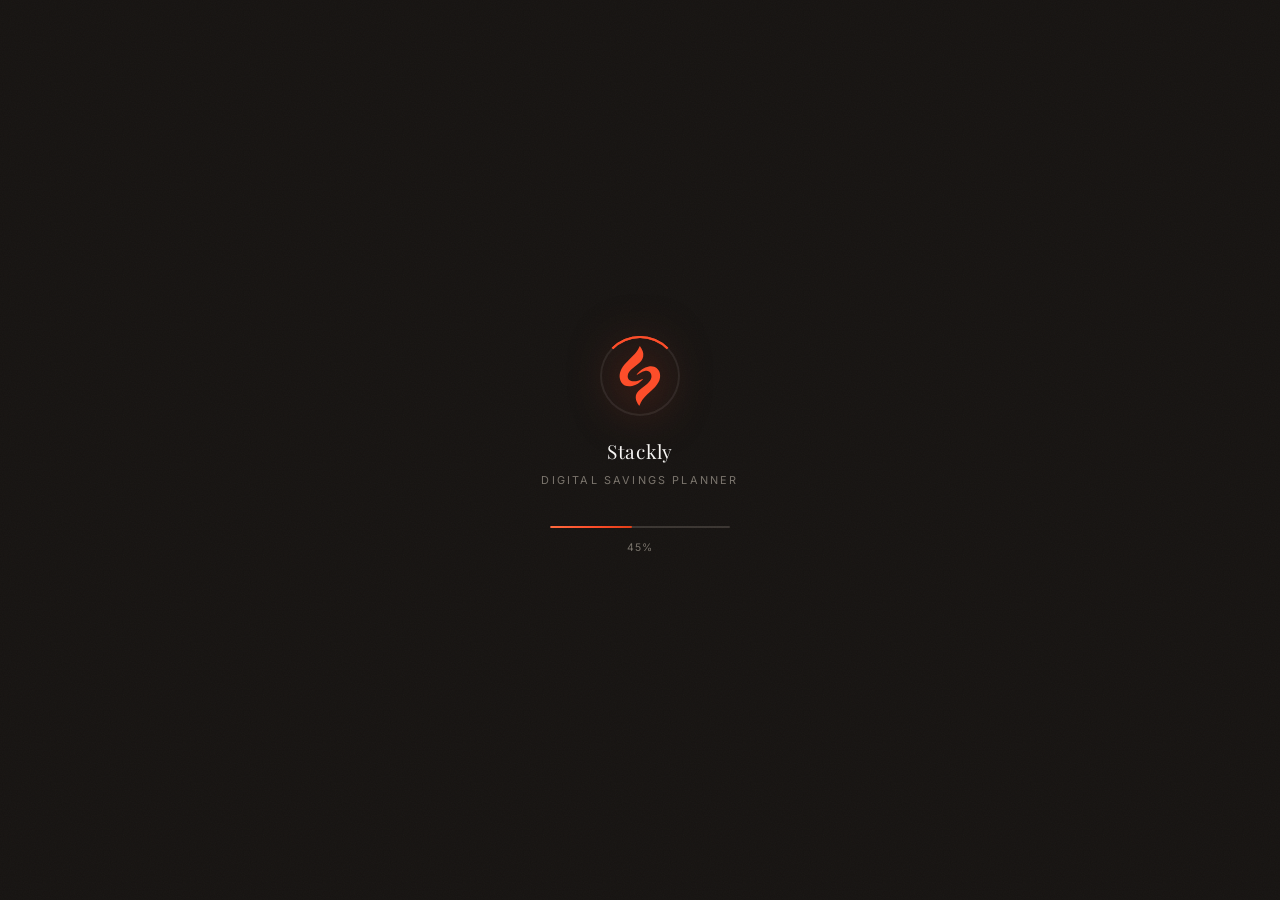
<file: signup.html>
<!DOCTYPE html>
<html lang="en">
<head>
    <meta charset="UTF-8">
    <meta name="viewport" content="width=device-width, initial-scale=1.0">
    <title>Sign Up — Stackly</title>
    <link rel="stylesheet" href="css/style.css">
    <noscript><style>.sec-head .sec-title,.sec-head .sec-sub{opacity:1!important;transform:none!important}.sec-head .sec-label::before,.sec-head .sec-label::after{transform:none!important}.preloader{display:none!important}</style></noscript>
</head>
<body>
    <!-- Preloader -->
    <div class="preloader" id="preloader">
        <div class="pre-logo">
            <div class="pre-ring"></div>
            <svg viewBox="398 82 212 290" xmlns="http://www.w3.org/2000/svg"><path fill="#fe4c28" d="M419.71,256.18 C408,235.74 410.22,215.61 419.89,195.68 C426.37,182.32 436.26,171.44 446.51,160.9 C457.08,150.04 468.78,140.35 478.79,128.9 C487.41,119.04 494.8,108.46 500.03,96.43 C500.74,94.8 501,92.85 502.79,91.71 C503.21,91.84 503.88,91.82 504.1,92.13 C514.53,106.34 522,121.48 518.29,139.86 C515.93,151.5 508.99,160.31 500.3,167.94 C487.79,178.93 473.63,187.95 462.05,200.04 C456.22,206.12 451.19,212.66 449.15,221.05 C445.38,236.57 454.27,249.2 470.2,250.78 C485.24,252.27 499.3,248.88 512.63,242 C514.02,241.28 515.21,239.79 517.06,240.55 C517.83,242.06 516.69,242.79 515.92,243.56 C502.48,256.92 487.52,267.97 468.59,271.95 C447.92,276.29 431.27,272.38 419.71,256.18z"/><path fill="#fe4c28" d="M536.35,311.35 C521.09,325.62 508.63,341.45 501.64,361.3 C500.58,360.86 499.8,360.78 499.46,360.35 C491.32,350.11 485.46,338.91 484.71,325.53 C484.03,313.54 489.24,303.91 496.95,295.36 C506.74,284.51 519.09,276.7 530.33,267.57 C539.68,259.98 548.93,252.35 553.65,240.72 C556.25,234.32 556.8,227.72 555.17,221.12 C551.96,208.2 539.4,200.89 526.17,203.88 C513.91,206.65 503.24,212.7 493.08,219.82 C492.04,220.55 491.27,221.85 489.66,221.56 C488.66,220.29 489.65,219.35 490.29,218.48 C503.85,199.98 521.51,187.67 544.32,183.64 C574.74,178.25 599.44,199.88 594.8,234.35 C592.54,251.2 583.63,264.79 572.58,277.16 C561.56,289.49 548.61,299.8 536.35,311.35z"/></svg>
        </div>
        <div class="pre-text">Stackly</div>
        <div class="pre-sub">Digital Savings Planner</div>
        <div class="pre-bar"><div class="pre-fill"></div></div>
        <div class="pre-pct">0%</div>
    </div>

    <!-- Auth Success Overlay -->
    <div class="auth-success" id="authSuccess">
        <div class="auth-success-icon">
            <svg width="36" height="36" viewBox="0 0 24 24" fill="none" stroke="#fff" stroke-width="2.5"><polyline points="20 6 9 17 4 12"/></svg>
        </div>
        <div class="auth-success-txt">Account created</div>
        <div class="auth-success-sub">Taking you to the login page…</div>
        <div class="auth-success-bar"><div class="auth-success-fill"></div></div>
    </div>

    <div class="auth-page">
        <!-- Visual Side -->
        <div class="auth-visual">
            <div class="auth-vis-img">
                <img src="assets/photo-1642790106117-e829e14a795f-1000.webp" alt="Savings automation">
            </div>
            <a href="index.html" class="auth-vis-logo logo">
                <div class="logo-icon"><svg viewBox="398 82 212 290" xmlns="http://www.w3.org/2000/svg"><path fill="#fe4c28" d="M419.71,256.18 C408,235.74 410.22,215.61 419.89,195.68 C426.37,182.32 436.26,171.44 446.51,160.9 C457.08,150.04 468.78,140.35 478.79,128.9 C487.41,119.04 494.8,108.46 500.03,96.43 C500.74,94.8 501,92.85 502.79,91.71 C503.21,91.84 503.88,91.82 504.1,92.13 C514.53,106.34 522,121.48 518.29,139.86 C515.93,151.5 508.99,160.31 500.3,167.94 C487.79,178.93 473.63,187.95 462.05,200.04 C456.22,206.12 451.19,212.66 449.15,221.05 C445.38,236.57 454.27,249.2 470.2,250.78 C485.24,252.27 499.3,248.88 512.63,242 C514.02,241.28 515.21,239.79 517.06,240.55 C517.83,242.06 516.69,242.79 515.92,243.56 C502.48,256.92 487.52,267.97 468.59,271.95 C447.92,276.29 431.27,272.38 419.71,256.18z"/><path fill="#fe4c28" d="M536.35,311.35 C521.09,325.62 508.63,341.45 501.64,361.3 C500.58,360.86 499.8,360.78 499.46,360.35 C491.32,350.11 485.46,338.91 484.71,325.53 C484.03,313.54 489.24,303.91 496.95,295.36 C506.74,284.51 519.09,276.7 530.33,267.57 C539.68,259.98 548.93,252.35 553.65,240.72 C556.25,234.32 556.8,227.72 555.17,221.12 C551.96,208.2 539.4,200.89 526.17,203.88 C513.91,206.65 503.24,212.7 493.08,219.82 C492.04,220.55 491.27,221.85 489.66,221.56 C488.66,220.29 489.65,219.35 490.29,218.48 C503.85,199.98 521.51,187.67 544.32,183.64 C574.74,178.25 599.44,199.88 594.8,234.35 C592.54,251.2 583.63,264.79 572.58,277.16 C561.56,289.49 548.61,299.8 536.35,311.35z"/></svg></div>
                <span class="logo-txt">Stackly</span>
            </a>
            <div class="auth-vis-content">
                <h2>Your goals, <em class="it">one place.</em></h2>
                <p>Join 50,000+ savers building wealth with clarity. Start free — upgrade whenever you are ready.</p>
            </div>
        </div>

        <!-- Form Side -->
        <div class="auth-form-side">
            <a href="index.html" class="auth-close" aria-label="Close and go back">
                <svg width="18" height="18" viewBox="0 0 24 24" fill="none" stroke="currentColor" stroke-width="2" stroke-linecap="round"><line x1="18" y1="6" x2="6" y2="18"/><line x1="6" y1="6" x2="18" y2="18"/></svg>
            </a>
            <div class="auth-box">
                <span class="sec-label">Get Started</span>
                <h1 class="auth-title">Create your <em class="it">account.</em></h1>
                <p class="auth-sub">It takes less than a minute to get started.</p>

                <form class="auth-form" id="signupForm">
                    <input type="hidden" name="role" value="client">

                    <div class="form-group">
                        <label for="suName">Full Name</label>
                        <input type="text" id="suName" placeholder="Your name" required>
                    </div>

                    <div class="form-group">
                        <label for="suEmail">Email Address</label>
                        <input type="email" id="suEmail" placeholder="you@email.com" required>
                    </div>

                    <div class="form-group">
                        <label for="suPass">Password</label>
                        <div style="position:relative;">
                            <input type="password" id="suPass" placeholder="At least 8 characters" required style="padding-right:48px;">
                            <button type="button" class="toggle-pass" style="position:absolute;right:14px;top:50%;transform:translateY(-50%);background:none;border:none;color:var(--text-3);padding:4px;">
                                <svg width="18" height="18" viewBox="0 0 24 24" fill="none" stroke="currentColor" stroke-width="1.5"><path d="M1 12s4-8 11-8 11 8 11 8-4 8-11 8-11-8-11-8z"/><circle cx="12" cy="12" r="3"/></svg>
                            </button>
                        </div>
                    </div>

                    <div class="form-group">
                        <label for="suConfirm">Confirm Password</label>
                        <div style="position:relative;">
                            <input type="password" id="suConfirm" placeholder="Re-enter your password" required style="padding-right:48px;">
                            <button type="button" class="toggle-pass" style="position:absolute;right:14px;top:50%;transform:translateY(-50%);background:none;border:none;color:var(--text-3);padding:4px;">
                                <svg width="18" height="18" viewBox="0 0 24 24" fill="none" stroke="currentColor" stroke-width="1.5"><path d="M1 12s4-8 11-8 11 8 11 8-4 8-11 8-11-8-11-8z"/><circle cx="12" cy="12" r="3"/></svg>
                            </button>
                        </div>
                    </div>

                    <div class="auth-row">
                        <label><input type="checkbox" required> I agree to the <a href="#" data-toast="Terms of Service - available on request.">Terms</a> &amp; <a href="#" data-toast="Privacy policy: request a copy from hello@stackly.studio.">Privacy</a></label>
                    </div>

                    <button type="submit" class="auth-btn">Create Account</button>

                    <div class="auth-div">or sign up with</div>

                    <div class="auth-social">
                        <button type="button" class="auth-soc-btn">
                            <svg width="18" height="18" viewBox="0 0 24 24"><path fill="#4285F4" d="M22.56 12.25c0-.78-.07-1.53-.2-2.25H12v4.26h5.92a5.06 5.06 0 01-2.2 3.32v2.77h3.57c2.08-1.92 3.28-4.74 3.28-8.1z"/><path fill="#34A853" d="M12 23c2.97 0 5.46-.98 7.28-2.66l-3.57-2.77c-.98.66-2.23 1.06-3.71 1.06-2.86 0-5.29-1.93-6.16-4.53H2.18v2.84C3.99 20.53 7.7 23 12 23z"/><path fill="#FBBC05" d="M5.84 14.09c-.22-.66-.35-1.36-.35-2.09s.13-1.43.35-2.09V7.07H2.18A10.96 10.96 0 001 12c0 1.77.43 3.45 1.18 4.93l2.85-2.22.81-.62z"/><path fill="#EA4335" d="M12 5.38c1.62 0 3.06.56 4.21 1.64l3.15-3.15C17.45 2.09 14.97 1 12 1 7.7 1 3.99 3.47 2.18 7.07l3.66 2.84c.87-2.6 3.3-4.53 6.16-4.53z"/></svg>
                            Google
                        </button>
                        <button type="button" class="auth-soc-btn">
                            <svg width="18" height="18" viewBox="0 0 24 24" fill="currentColor"><path d="M12 0C5.37 0 0 5.37 0 12c0 5.31 3.435 9.795 8.205 11.385.6.105.825-.255.825-.57 0-.285-.015-1.23-.015-2.235-3.015.555-3.795-.735-4.035-1.41-.135-.345-.72-1.41-1.23-1.695-.42-.225-1.02-.78-.015-.795.945-.015 1.62.87 1.845 1.23 1.08 1.815 2.805 1.305 3.495.99.105-.78.42-1.305.765-1.605-2.67-.3-5.46-1.335-5.46-5.925 0-1.305.465-2.385 1.23-3.225-.12-.3-.54-1.53.12-3.18 0 0 1.005-.315 3.3 1.23.96-.27 1.98-.405 3-.405s2.04.135 3 .405c2.295-1.56 3.3-1.23 3.3-1.23.66 1.65.24 2.88.12 3.18.765.84 1.23 1.905 1.23 3.225 0 4.605-2.805 5.625-5.475 5.925.435.375.81 1.095.81 2.22 0 1.605-.015 2.895-.015 3.3 0 .315.225.69.825.57A12.02 12.02 0 0024 12c0-6.63-5.37-12-12-12z"/></svg>
                            GitHub
                        </button>
                    </div>

                    <p class="auth-switch">Already have an account? <a href="login.html">Log in</a></p>
                </form>
            </div>
        </div>
    </div>

    <script src="js/main.js"></script>
</body>
</html>
</file>
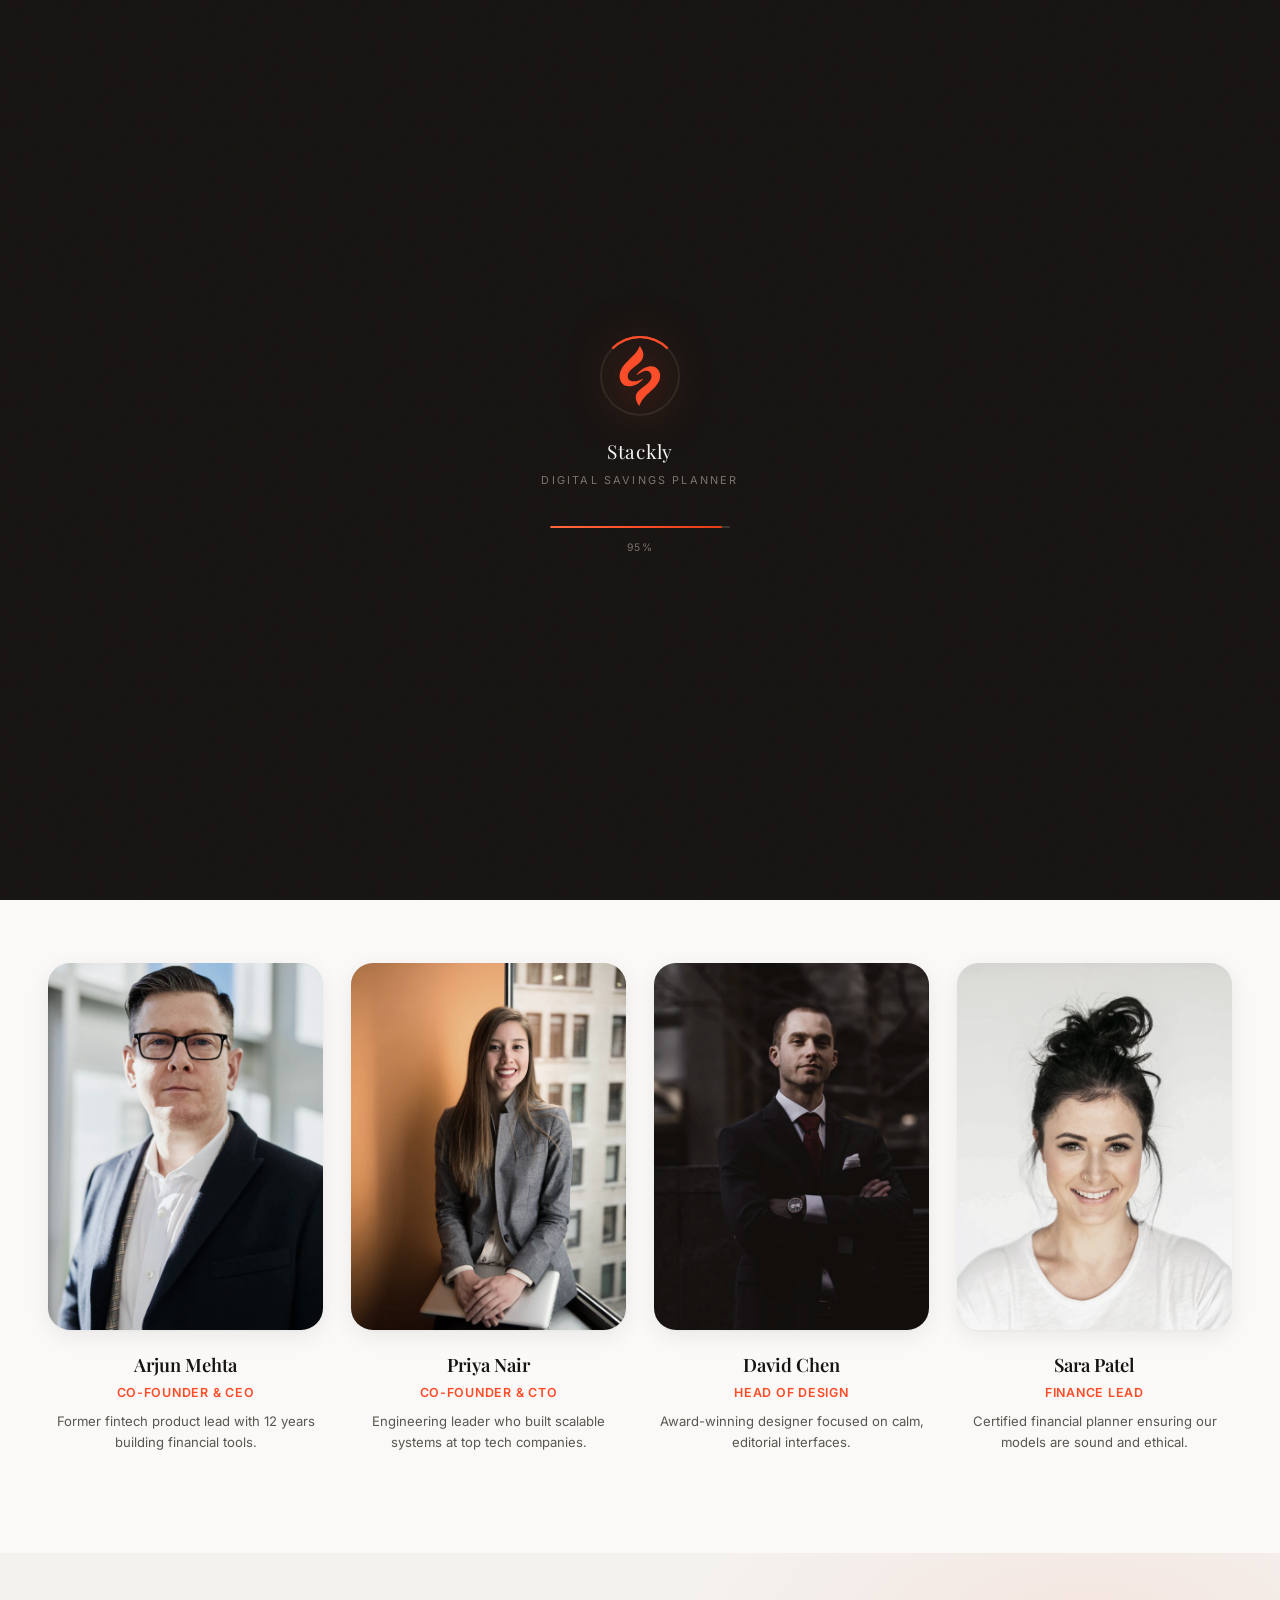
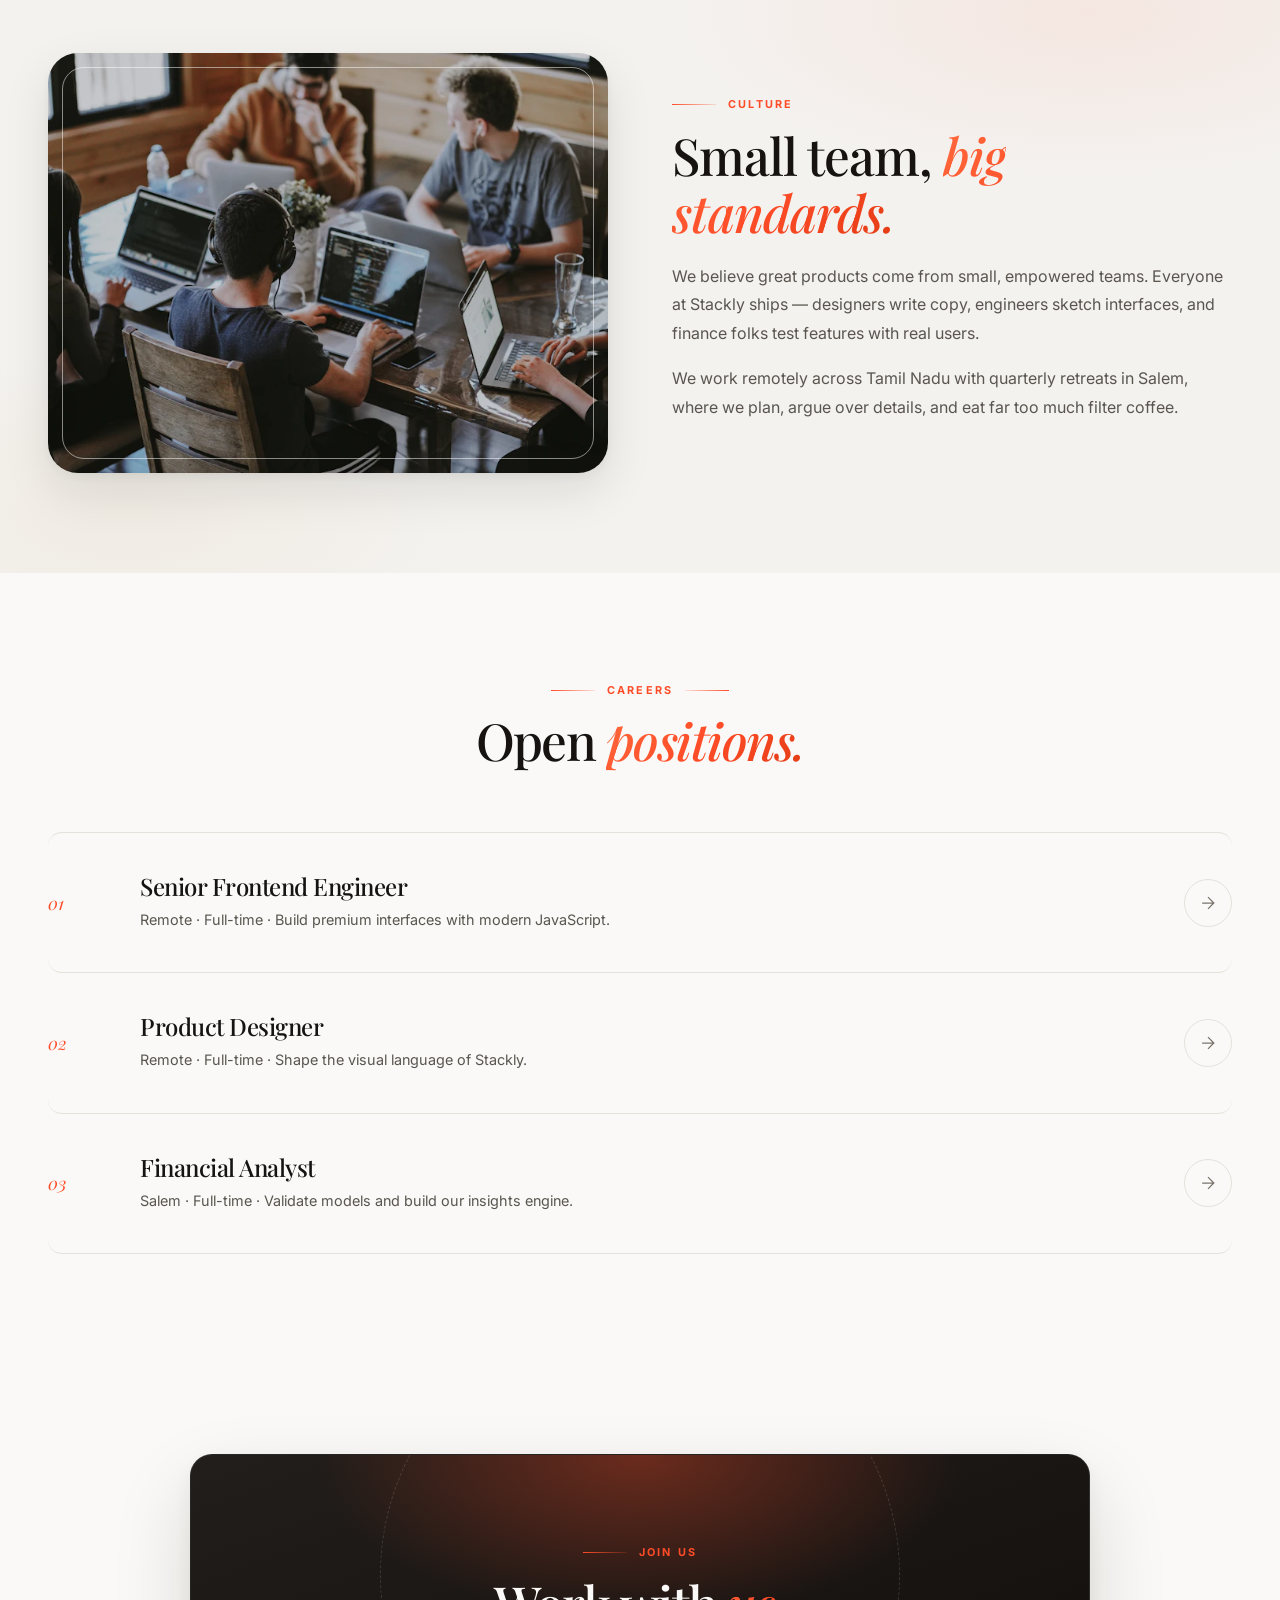
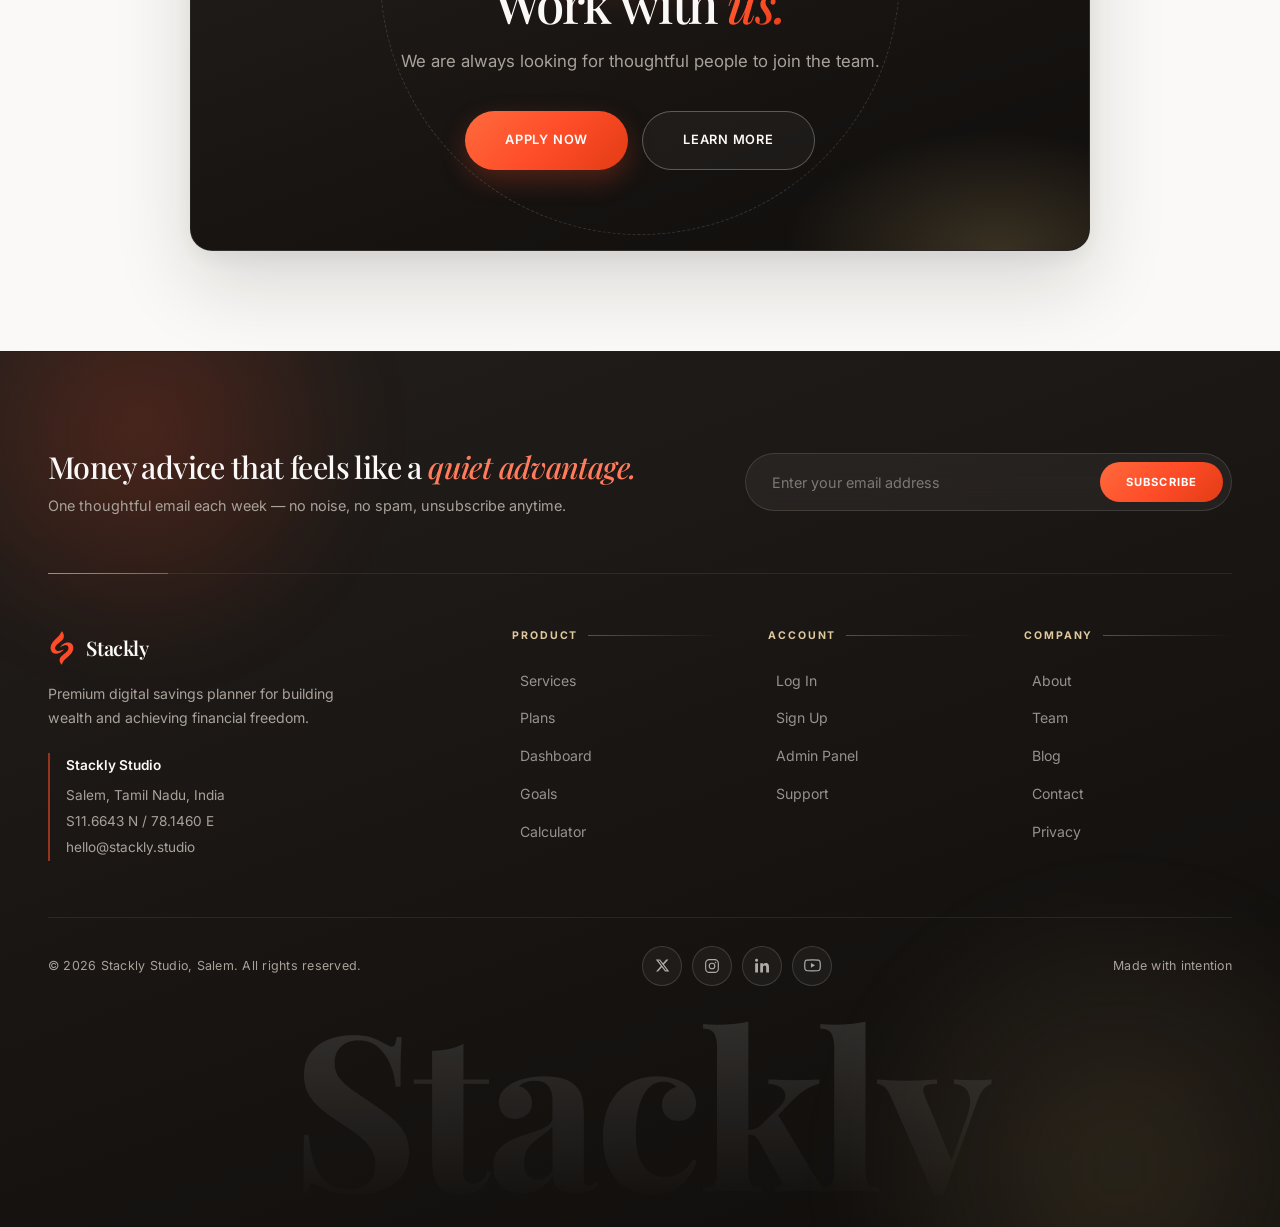
<file: team.html>
<!DOCTYPE html>
<html lang="en">
<head>
    <meta charset="UTF-8">
    <meta name="viewport" content="width=device-width, initial-scale=1.0">
    <title>Team — Stackly</title>
    <link rel="stylesheet" href="css/style.css">
    <noscript><style>.sec-head .sec-title,.sec-head .sec-sub{opacity:1!important;transform:none!important}.sec-head .sec-label::before,.sec-head .sec-label::after{transform:none!important}.reveal{opacity:1!important;transform:none!important}.preloader{display:none!important}</style></noscript>
</head>
<body class="dark-hero">
    <!-- Preloader -->
    <div class="preloader" id="preloader">
        <div class="pre-logo">
            <div class="pre-ring"></div>
            <svg viewBox="398 82 212 290" xmlns="http://www.w3.org/2000/svg"><path fill="#fe4c28" d="M419.71,256.18 C408,235.74 410.22,215.61 419.89,195.68 C426.37,182.32 436.26,171.44 446.51,160.9 C457.08,150.04 468.78,140.35 478.79,128.9 C487.41,119.04 494.8,108.46 500.03,96.43 C500.74,94.8 501,92.85 502.79,91.71 C503.21,91.84 503.88,91.82 504.1,92.13 C514.53,106.34 522,121.48 518.29,139.86 C515.93,151.5 508.99,160.31 500.3,167.94 C487.79,178.93 473.63,187.95 462.05,200.04 C456.22,206.12 451.19,212.66 449.15,221.05 C445.38,236.57 454.27,249.2 470.2,250.78 C485.24,252.27 499.3,248.88 512.63,242 C514.02,241.28 515.21,239.79 517.06,240.55 C517.83,242.06 516.69,242.79 515.92,243.56 C502.48,256.92 487.52,267.97 468.59,271.95 C447.92,276.29 431.27,272.38 419.71,256.18z"/><path fill="#fe4c28" d="M536.35,311.35 C521.09,325.62 508.63,341.45 501.64,361.3 C500.58,360.86 499.8,360.78 499.46,360.35 C491.32,350.11 485.46,338.91 484.71,325.53 C484.03,313.54 489.24,303.91 496.95,295.36 C506.74,284.51 519.09,276.7 530.33,267.57 C539.68,259.98 548.93,252.35 553.65,240.72 C556.25,234.32 556.8,227.72 555.17,221.12 C551.96,208.2 539.4,200.89 526.17,203.88 C513.91,206.65 503.24,212.7 493.08,219.82 C492.04,220.55 491.27,221.85 489.66,221.56 C488.66,220.29 489.65,219.35 490.29,218.48 C503.85,199.98 521.51,187.67 544.32,183.64 C574.74,178.25 599.44,199.88 594.8,234.35 C592.54,251.2 583.63,264.79 572.58,277.16 C561.56,289.49 548.61,299.8 536.35,311.35z"/></svg>
        </div>
        <div class="pre-text">Stackly</div>
        <div class="pre-sub">Digital Savings Planner</div>
        <div class="pre-bar"><div class="pre-fill"></div></div>
        <div class="pre-pct">0%</div>
    </div>

    <!-- 1. Header -->
    <nav class="navbar">
        <div class="nav-wrap">
            <a href="index.html" class="logo">
                <div class="logo-icon"><svg viewBox="398 82 212 290" xmlns="http://www.w3.org/2000/svg"><path fill="#fe4c28" d="M419.71,256.18 C408,235.74 410.22,215.61 419.89,195.68 C426.37,182.32 436.26,171.44 446.51,160.9 C457.08,150.04 468.78,140.35 478.79,128.9 C487.41,119.04 494.8,108.46 500.03,96.43 C500.74,94.8 501,92.85 502.79,91.71 C503.21,91.84 503.88,91.82 504.1,92.13 C514.53,106.34 522,121.48 518.29,139.86 C515.93,151.5 508.99,160.31 500.3,167.94 C487.79,178.93 473.63,187.95 462.05,200.04 C456.22,206.12 451.19,212.66 449.15,221.05 C445.38,236.57 454.27,249.2 470.2,250.78 C485.24,252.27 499.3,248.88 512.63,242 C514.02,241.28 515.21,239.79 517.06,240.55 C517.83,242.06 516.69,242.79 515.92,243.56 C502.48,256.92 487.52,267.97 468.59,271.95 C447.92,276.29 431.27,272.38 419.71,256.18z"/><path fill="#fe4c28" d="M536.35,311.35 C521.09,325.62 508.63,341.45 501.64,361.3 C500.58,360.86 499.8,360.78 499.46,360.35 C491.32,350.11 485.46,338.91 484.71,325.53 C484.03,313.54 489.24,303.91 496.95,295.36 C506.74,284.51 519.09,276.7 530.33,267.57 C539.68,259.98 548.93,252.35 553.65,240.72 C556.25,234.32 556.8,227.72 555.17,221.12 C551.96,208.2 539.4,200.89 526.17,203.88 C513.91,206.65 503.24,212.7 493.08,219.82 C492.04,220.55 491.27,221.85 489.66,221.56 C488.66,220.29 489.65,219.35 490.29,218.48 C503.85,199.98 521.51,187.67 544.32,183.64 C574.74,178.25 599.44,199.88 594.8,234.35 C592.54,251.2 583.63,264.79 572.58,277.16 C561.56,289.49 548.61,299.8 536.35,311.35z"/></svg></div>
                <span class="logo-txt">Stackly</span>
            </a>
            <ul class="nav-links">
                <li><a href="index.html">Home</a></li>
                <li><a href="about.html">About</a></li>
                <li><a href="services.html">Services</a></li>
                <li><a href="plans.html">Plans</a></li>
                <li><a href="team.html" class="active">Team</a></li>
                <li><a href="blog.html">Blog</a></li>
                <li><a href="contact.html">Contact</a></li>
            </ul>
            <div class="nav-right">
                <a href="login.html" class="nav-login">Log In</a>
                <a href="login.html" class="btn-start">Get Started <svg width="14" height="14" viewBox="0 0 24 24" fill="none" stroke="currentColor" stroke-width="2"><path d="M5 12h14M12 5l7 7-7 7"/></svg></a>
            </div>
            <button class="burger" aria-label="Menu"><span></span><span></span><span></span></button>
        </div>
    </nav>

    <!-- 2. Page Hero -->
    <section class="page-hero" style="background-image:var(--ph-grad), url('assets/photo-1600880292089-90a7e086ee0c-1600.webp')">
        <div class="container">
            <span class="sec-label">Team</span>
            <h1>The people behind <em class="it">Stackly.</em></h1>
            <p>A small, focused team of designers, engineers, and financial experts working from Salem, Tamil Nadu.</p>
        
            <div class="ph-meta">
                <div class="ph-crumb"><a href="index.html">Home</a><span class="sep"></span><strong>Team</strong></div>
                <span class="ph-badge">&#10022; Stackly Studio</span>
            </div>
        </div>
    </section>

    <!-- 3. Team Grid -->
    <section class="section">
        <div class="container">
            <div class="sec-head center reveal">
                <span class="sec-label">Our People</span>
                <h2 class="sec-title">Meet the <em class="it">team.</em></h2>
            </div>
            <div class="team-grid">
                <div class="team-card reveal">
                    <div class="team-img"><img src="assets/photo-1560250097-0b93528c311a-600.webp" alt="Arjun Mehta" loading="lazy"></div>
                    <div class="team-name">Arjun Mehta</div>
                    <div class="team-role">Co-Founder & CEO</div>
                    <p class="team-bio">Former fintech product lead with 12 years building financial tools.</p>
                </div>
                <div class="team-card reveal rd1">
                    <div class="team-img"><img src="assets/photo-1573496359142-b8d87734a5a2-600.webp" alt="Priya Nair" loading="lazy"></div>
                    <div class="team-name">Priya Nair</div>
                    <div class="team-role">Co-Founder & CTO</div>
                    <p class="team-bio">Engineering leader who built scalable systems at top tech companies.</p>
                </div>
                <div class="team-card reveal rd2">
                    <div class="team-img"><img src="assets/photo-1519085360753-af0119f7cbe7-600.webp" alt="David Chen" loading="lazy"></div>
                    <div class="team-name">David Chen</div>
                    <div class="team-role">Head of Design</div>
                    <p class="team-bio">Award-winning designer focused on calm, editorial interfaces.</p>
                </div>
                <div class="team-card reveal rd3">
                    <div class="team-img"><img src="assets/photo-1580489944761-15a19d654956-600.webp" alt="Sara Patel" loading="lazy"></div>
                    <div class="team-name">Sara Patel</div>
                    <div class="team-role">Finance Lead</div>
                    <p class="team-bio">Certified financial planner ensuring our models are sound and ethical.</p>
                </div>
            </div>
        </div>
    </section>

    <!-- 4. Culture -->
    <section class="section feat-bg">
        <div class="container">
            <div class="about-split">
                <div class="about-img reveal">
                    <img src="assets/photo-1522071820081-009f0129c71c-800.webp" alt="Team culture" loading="lazy">
                </div>
                <div class="about-text reveal rd1">
                    <span class="sec-label">Culture</span>
                    <h2>Small team, <em class="it">big standards.</em></h2>
                    <p>We believe great products come from small, empowered teams. Everyone at Stackly ships — designers write copy, engineers sketch interfaces, and finance folks test features with real users.</p>
                    <p>We work remotely across Tamil Nadu with quarterly retreats in Salem, where we plan, argue over details, and eat far too much filter coffee.</p>
                </div>
            </div>
        </div>
    </section>

    <!-- 5. Open Positions -->
    <section class="section">
        <div class="container">
            <div class="sec-head center reveal">
                <span class="sec-label">Careers</span>
                <h2 class="sec-title">Open <em class="it">positions.</em></h2>
            </div>
            <div class="serv-list reveal">
                <div class="serv-item">
                    <span class="serv-num">01</span>
                    <div class="serv-info"><h3>Senior Frontend Engineer</h3><p>Remote · Full-time · Build premium interfaces with modern JavaScript.</p></div>
                    <div class="serv-arrow"><svg width="20" height="20" viewBox="0 0 24 24" fill="none" stroke="currentColor" stroke-width="1.5"><path d="M5 12h14M12 5l7 7-7 7"/></svg></div>
                </div>
                <div class="serv-item">
                    <span class="serv-num">02</span>
                    <div class="serv-info"><h3>Product Designer</h3><p>Remote · Full-time · Shape the visual language of Stackly.</p></div>
                    <div class="serv-arrow"><svg width="20" height="20" viewBox="0 0 24 24" fill="none" stroke="currentColor" stroke-width="1.5"><path d="M5 12h14M12 5l7 7-7 7"/></svg></div>
                </div>
                <div class="serv-item">
                    <span class="serv-num">03</span>
                    <div class="serv-info"><h3>Financial Analyst</h3><p>Salem · Full-time · Validate models and build our insights engine.</p></div>
                    <div class="serv-arrow"><svg width="20" height="20" viewBox="0 0 24 24" fill="none" stroke="currentColor" stroke-width="1.5"><path d="M5 12h14M12 5l7 7-7 7"/></svg></div>
                </div>
            </div>
        </div>
    </section>

    <!-- 6. CTA -->
    <section class="section cta-sec">
        <div class="container">
            <div class="cta-dark reveal">
                <span class="sec-label">Join Us</span>
                <h2>Work with <em class="it">us.</em></h2>
                <p>We are always looking for thoughtful people to join the team.</p>
                <div style="display:flex;gap:14px;justify-content:center;flex-wrap:wrap;position:relative;">
                    <a href="contact.html" class="btn btn-brand btn-lg">Apply Now</a>
                    <a href="about.html" class="btn btn-ghost btn-lg">Learn More</a>
                </div>
            </div>
        </div>
    </section>

    <!-- 7. Footer -->
    <footer class="footer">
        <div class="container">
            <div class="footer-top">
                <div class="footer-news">
                    <h3>Money advice that feels like a <em class="it">quiet advantage.</em></h3>
                    <p>One thoughtful email each week — no noise, no spam, unsubscribe anytime.</p>
                </div>
                <form class="news-form" action="#" onsubmit="return false;">
                    <input type="email" placeholder="Enter your email address" aria-label="Email address">
                    <button type="submit">Subscribe</button>
                </form>
            </div>
            <div class="footer-grid">
                <div class="footer-brand">
                    <a href="index.html" class="logo">
                        <div class="logo-icon"><svg viewBox="398 82 212 290" xmlns="http://www.w3.org/2000/svg"><path fill="#fe4c28" d="M419.71,256.18 C408,235.74 410.22,215.61 419.89,195.68 C426.37,182.32 436.26,171.44 446.51,160.9 C457.08,150.04 468.78,140.35 478.79,128.9 C487.41,119.04 494.8,108.46 500.03,96.43 C500.74,94.8 501,92.85 502.79,91.71 C503.21,91.84 503.88,91.82 504.1,92.13 C514.53,106.34 522,121.48 518.29,139.86 C515.93,151.5 508.99,160.31 500.3,167.94 C487.79,178.93 473.63,187.95 462.05,200.04 C456.22,206.12 451.19,212.66 449.15,221.05 C445.38,236.57 454.27,249.2 470.2,250.78 C485.24,252.27 499.3,248.88 512.63,242 C514.02,241.28 515.21,239.79 517.06,240.55 C517.83,242.06 516.69,242.79 515.92,243.56 C502.48,256.92 487.52,267.97 468.59,271.95 C447.92,276.29 431.27,272.38 419.71,256.18z"/><path fill="#fe4c28" d="M536.35,311.35 C521.09,325.62 508.63,341.45 501.64,361.3 C500.58,360.86 499.8,360.78 499.46,360.35 C491.32,350.11 485.46,338.91 484.71,325.53 C484.03,313.54 489.24,303.91 496.95,295.36 C506.74,284.51 519.09,276.7 530.33,267.57 C539.68,259.98 548.93,252.35 553.65,240.72 C556.25,234.32 556.8,227.72 555.17,221.12 C551.96,208.2 539.4,200.89 526.17,203.88 C513.91,206.65 503.24,212.7 493.08,219.82 C492.04,220.55 491.27,221.85 489.66,221.56 C488.66,220.29 489.65,219.35 490.29,218.48 C503.85,199.98 521.51,187.67 544.32,183.64 C574.74,178.25 599.44,199.88 594.8,234.35 C592.54,251.2 583.63,264.79 572.58,277.16 C561.56,289.49 548.61,299.8 536.35,311.35z"/></svg></div>
                        <span class="logo-txt">Stackly</span>
                    </a>
                    <p>Premium digital savings planner for building wealth and achieving financial freedom.</p>
                    <div class="footer-addr">
                        <strong>Stackly Studio</strong>
                        Salem, Tamil Nadu, India<br>
                        S11.6643 N / 78.1460 E<br>
                        hello@stackly.studio
                    </div>
                </div>
                <div class="footer-col">
                    <h4>Product</h4>
                    <ul>
                        <li><a href="services.html">Services</a></li>
                        <li><a href="plans.html">Plans</a></li>
                        <li><a href="dashboard.html">Dashboard</a></li>
                        <li><a href="goals.html">Goals</a></li>
                        <li><a href="calculator.html">Calculator</a></li>
                    </ul>
                </div>
                <div class="footer-col">
                    <h4>Account</h4>
                    <ul>
                        <li><a href="login.html">Log In</a></li>
                        <li><a href="signup.html">Sign Up</a></li>
                        <li><a href="admin.html">Admin Panel</a></li>
                        <li><a href="contact.html">Support</a></li>
                    </ul>
                </div>
                <div class="footer-col">
                    <h4>Company</h4>
                    <ul>
                        <li><a href="about.html">About</a></li>
                        <li><a href="team.html">Team</a></li>
                        <li><a href="blog.html">Blog</a></li>
                        <li><a href="contact.html">Contact</a></li>
                        <li><a href="#" data-toast="Privacy policy: request a copy from hello@stackly.studio.">Privacy</a></li>
                    </ul>
                </div>
            </div>
            <div class="footer-btm">
                <p>&copy; 2026 Stackly Studio, Salem. All rights reserved.</p>
                <div class="footer-social">
                    <a href="https://x.com/login" target="_blank" rel="noopener noreferrer" aria-label="X"><svg width="15" height="15" viewBox="0 0 24 24" fill="currentColor"><path d="M18.244 2.25h3.308l-7.227 8.26 8.502 11.24H16.17l-5.214-6.817L4.99 21.75H1.68l7.73-8.835L1.254 2.25H8.08l4.713 6.231 5.451-6.511zm-1.161 17.52h1.833L7.084 4.126H5.117l11.966 15.644z"/></svg></a>
                    <a href="https://www.instagram.com/accounts/login/" target="_blank" rel="noopener noreferrer" aria-label="Instagram"><svg width="16" height="16" viewBox="0 0 24 24" fill="none" stroke="currentColor" stroke-width="1.7" stroke-linecap="round"><rect x="2.5" y="2.5" width="19" height="19" rx="5.5"/><circle cx="12" cy="12" r="4.2"/><circle cx="17.4" cy="6.6" r="1.1" fill="currentColor" stroke="none"/></svg></a>
                    <a href="https://www.linkedin.com/login" target="_blank" rel="noopener noreferrer" aria-label="LinkedIn"><svg width="15" height="15" viewBox="0 0 24 24" fill="currentColor"><path d="M4.98 3.5C4.98 4.88 3.87 6 2.5 6S.02 4.88.02 3.5 1.13 1 2.5 1s2.48 1.12 2.48 2.5zM.24 8.31h4.52V23H.24V8.31zM8.34 8.31h4.33v2h.06c.6-1.14 2.07-2.34 4.26-2.34 4.56 0 5.4 3 5.4 6.9V23h-4.51v-7.1c0-1.7-.03-3.88-2.36-3.88-2.37 0-2.73 1.85-2.73 3.76V23H8.34V8.31z"/></svg></a>
                    <a href="https://accounts.google.com/ServiceLogin?service=youtube" target="_blank" rel="noopener noreferrer" aria-label="YouTube"><svg width="17" height="17" viewBox="0 0 24 24" fill="none" stroke="currentColor" stroke-width="1.7" stroke-linejoin="round"><path d="M22.54 6.42a2.78 2.78 0 00-1.94-2C18.88 4 12 4 12 4s-6.88 0-8.6.46a2.78 2.78 0 00-1.94 2A29 29 0 001 11.75a29 29 0 00.46 5.33A2.78 2.78 0 003.4 19c1.72.46 8.6.46 8.6.46s6.88 0 8.6-.46a2.78 2.78 0 001.94-2 29 29 0 00.46-5.25 29 29 0 00-.46-5.33z"/><path d="M9.75 15.02l5.75-3.27-5.75-3.27v6.54z" fill="currentColor" stroke="none"/></svg></a>
                </div>
                <p>Made with intention</p>
            </div>
        </div>
        <div class="footer-mark" aria-hidden="true">Stackly</div>
    </footer>


    <script src="js/main.js"></script>
</body>
</html>
</file>
<file: css/style.css>
/* ============================================
   Stackly — Premium Digital Savings Planner
   Brand: #FE4C28 | Salem, Tamil Nadu
   ============================================ */

@import url('https://fonts.googleapis.com/css2?family=Inter:wght@300;400;500;600;700&family=Playfair+Display:ital,wght@0,400;0,500;0,600;0,700;1,400;1,500;1,600;1,700&display=swap');

:root {
    --bg: #FAF9F7;
    --bg-2: #F4F2EF;
    --bg-3: #EAE7E2;
    --bg-dark: #161311;
    --bg-dark-2: #1F1C1A;
    --bg-card: #FFFFFF;
    
    --text: #161311;
    --text-2: #5A554F;
    --text-3: #7A746C;
    --text-inv: #FAF9F7;
    
    --brand: #FE4C28;
    --brand-l: #FF7B5C;
    --brand-d: #D93D1E;
    --brand-bg: rgba(254,76,40,0.08);
    --brand-bg-2: rgba(254,76,40,0.14);
    
    --gold: #C8A96E;
    --gold-l: #DFC99E;
    
    --bd: #E5E1DB;
    --bd-d: #3A3531;
    
    --sh-sm: 0 1px 3px rgba(22,19,17,0.04);
    --sh-md: 0 6px 22px rgba(22,19,17,0.07), 0 1px 3px rgba(22,19,17,0.04);
    --sh-lg: 0 18px 48px rgba(22,19,17,0.10), 0 4px 12px rgba(22,19,17,0.05);
    --sh-xl: 0 34px 80px rgba(22,19,17,0.14), 0 8px 24px rgba(22,19,17,0.06);
    --sh-brand: 0 18px 44px rgba(254,76,40,0.24), 0 4px 12px rgba(254,76,40,0.14);
    --sh-inset: inset 0 1px 0 rgba(255,255,255,0.6);

    --r: 8px;
    --r-lg: 14px;
    --r-xl: 22px;
    --r-2xl: 30px;
    --r-full: 9999px;

    --grad: linear-gradient(135deg, #FF6A3D 0%, #FE4C28 52%, #E23C15 100%);
    --grad-soft: linear-gradient(135deg, rgba(254,76,40,0.14), rgba(200,169,110,0.12));
    --grad-gold: linear-gradient(135deg, #DFC99E 0%, #C8A96E 100%);
    --grad-ink: linear-gradient(160deg, #221E1B 0%, #161311 60%, #100E0C 100%);
    --glass: rgba(255,255,255,0.72);
    --ease: cubic-bezier(0.22,1,0.36,1);
    
    --t: 300ms cubic-bezier(0.4,0,0.2,1);
    --t-fast: 180ms ease;
    --t-slow: 600ms cubic-bezier(0.4,0,0.2,1);
    
    --serif: 'Playfair Display', Georgia, serif;
    --sans: 'Inter', -apple-system, sans-serif;
}

*, *::before, *::after { margin:0; padding:0; box-sizing:border-box; }
html { scroll-behavior:smooth; font-size:16px; -webkit-font-smoothing:antialiased; }
body { font-family:var(--sans); background:var(--bg); color:var(--text); line-height:1.6; overflow-x:hidden; }
body.loading { overflow:hidden; }
/* premium film grain over the whole site */
body::after {
    content:''; position:fixed; inset:0; z-index:2147483000;
    pointer-events:none; opacity:0.032;
    background-image:url("data:image/svg+xml,%3Csvg xmlns='http://www.w3.org/2000/svg' width='140' height='140'%3E%3Cfilter id='n'%3E%3CfeTurbulence type='fractalNoise' baseFrequency='0.85' numOctaves='3'/%3E%3C/filter%3E%3Crect width='140' height='140' filter='url(%23n)'/%3E%3C/svg%3E");
}
::selection { background:var(--brand); color:#fff; }
a { color:inherit; text-decoration:none; }
ul { list-style:none; }
img { max-width:100%; height:auto; display:block; }
button { cursor:pointer; font-family:inherit; }

.container { max-width:1400px; margin:0 auto; padding:0 48px; }

/* ========== PRELOADER ========== */
.preloader {
    position:fixed; inset:0; z-index:100000;
    background:var(--bg-dark);
    display:flex; align-items:center; justify-content:center;
    flex-direction:column;
    transition: opacity 0.7s ease, visibility 0.7s ease;
}
.preloader.hidden { opacity:0; visibility:hidden; pointer-events:none; }

.pre-logo { width:64px; height:64px; margin-bottom:28px; position:relative; }
.pre-logo svg { width:100%; height:100%; animation:preFloat 2s ease-in-out infinite; }
@keyframes preFloat { 0%,100%{transform:translateY(0)} 50%{transform:translateY(-8px)} }

.pre-ring {
    position:absolute; inset:-8px;
    border:2px solid var(--bd-d);
    border-radius:50%;
}
.pre-ring::after {
    content:''; position:absolute; inset:-2px;
    border:2px solid transparent;
    border-top-color:var(--brand);
    border-radius:50%;
    animation:spin 1s linear infinite;
}
@keyframes spin { to{transform:rotate(360deg)} }

.pre-text { font-family:var(--serif); font-size:1.2rem; color:var(--text-inv); margin-bottom:6px; letter-spacing:0.04em; }
.pre-sub { font-size:0.68rem; color:var(--text-3); letter-spacing:0.2em; text-transform:uppercase; margin-bottom:36px; }

.pre-bar { width:180px; height:2px; background:var(--bd-d); border-radius:var(--r-full); overflow:hidden; margin-bottom:12px; }
.pre-fill { height:100%; width:0%; background:var(--brand); border-radius:var(--r-full); transition:width 0.1s linear; }
.pre-pct { font-size:0.65rem; color:var(--text-3); letter-spacing:0.1em; }

/* ========== TYPOGRAPHY ========== */
h1,h2,h3,h4 { font-family:var(--serif); font-weight:500; line-height:1.12; letter-spacing:-0.02em; }
h1 { font-size:clamp(3rem,6vw,5.5rem); }
h2 { font-size:clamp(2.25rem,4vw,3.5rem); }
h3 { font-size:clamp(1.3rem,2vw,1.7rem); }
em, .it { font-style:italic; }

.sec-label {
    font-family:var(--sans); font-size:0.68rem;
    font-weight:600; letter-spacing:0.16em;
    text-transform:uppercase; color:var(--brand);
    margin-bottom:14px; display:block;
}

.section { padding:100px 0; }
.sec-head { max-width:640px; margin-bottom:64px; }
.sec-head.center { margin-left:auto; margin-right:auto; text-align:center; }
.sec-title { margin-bottom:18px; }
.sec-sub { font-size:1rem; color:var(--text-2); line-height:1.7; }

/* ========== LOGO ========== */
.logo { display:flex; align-items:center; gap:10px; }
.logo-icon { width:28px; height:36px; flex-shrink:0; }
.logo-icon svg { width:100%; height:100%; }
.logo-txt { font-family:var(--serif); font-size:1.25rem; font-weight:600; letter-spacing:-0.01em; }

/* ========== NAVIGATION ========== */
.navbar {
    position:fixed; top:0; left:0; right:0; z-index:1000;
    padding:20px 0; transition:all var(--t);
    background:transparent;
}
.navbar.scrolled {
    background:rgba(250,249,247,0.92);
    backdrop-filter:blur(24px);
    -webkit-backdrop-filter:blur(24px);
    padding:12px 0;
    border-bottom:1px solid var(--bd);
}
.nav-wrap {
    max-width:1400px; margin:0 auto; padding:0 48px;
    display:flex; align-items:center; justify-content:space-between;
}

.nav-links { display:flex; align-items:center; gap:28px; }
.nav-links a {
    font-size:0.74rem; font-weight:600;
    letter-spacing:0.08em; text-transform:uppercase;
    color:var(--text-2); transition:color var(--t-fast);
    position:relative; padding-bottom:3px;
}
.nav-links a::after {
    content:''; position:absolute; bottom:0; left:0;
    width:0; height:1.5px; background:var(--brand);
    transition:width var(--t);
}
.nav-links a:hover, .nav-links a.active { color:var(--text); }
.nav-links a:hover::after, .nav-links a.active::after { width:100%; }

.nav-right { display:flex; align-items:center; gap:16px; }

.nav-login {
    font-size:0.74rem; font-weight:600;
    letter-spacing:0.06em; text-transform:uppercase;
    color:var(--text-2); transition:color var(--t-fast);
}
.nav-login:hover { color:var(--text); }

.btn-start {
    font-size:0.72rem; font-weight:600;
    letter-spacing:0.06em; text-transform:uppercase;
    padding:11px 24px;
    background:var(--brand); color:#fff;
    border-radius:var(--r-full);
    transition:all var(--t);
    border:none; display:inline-flex; align-items:center; gap:6px;
}
.btn-start:hover { background:var(--brand-d); transform:translateY(-2px); box-shadow:0 8px 24px rgba(254,76,40,0.3); }

.burger { display:none; flex-direction:column; gap:5px; background:none; border:none; padding:4px; }
.burger span { display:block; width:22px; height:1.5px; background:var(--text); transition:all var(--t-fast); }

/* ========== BUTTONS ========== */
.btn {
    display:inline-flex; align-items:center; justify-content:center; gap:8px;
    font-size:0.76rem; font-weight:600;
    letter-spacing:0.06em; text-transform:uppercase;
    padding:15px 32px; border-radius:var(--r-full);
    transition:all var(--t); border:none; cursor:pointer;
    text-decoration:none; white-space:nowrap;
}
.btn-brand { background:var(--brand); color:#fff; }
.btn-brand:hover { background:var(--brand-d); transform:translateY(-2px); box-shadow:0 8px 28px rgba(254,76,40,0.3); }

.btn-dark { background:var(--text); color:var(--text-inv); }
.btn-dark:hover { background:var(--brand); transform:translateY(-2px); }

.btn-outline { background:transparent; color:var(--text); border:1.5px solid var(--bd); }
.btn-outline:hover { background:var(--text); color:var(--text-inv); border-color:var(--text); }

.btn-ghost { background:transparent; color:var(--text-inv); border:1.5px solid var(--bd-d); }
.btn-ghost:hover { background:var(--text-inv); color:var(--text); }

.btn-lg { padding:18px 40px; font-size:0.8rem; }
.btn-sm { padding:10px 20px; font-size:0.7rem; }

/* ========== HERO ========== */
.hero {
    min-height:100vh; display:flex; align-items:center;
    padding:120px 0 80px; position:relative; overflow:hidden;
}
.hero::before {
    content:''; position:absolute; inset:0;
    background:
        radial-gradient(ellipse 60% 50% at 70% 30%, var(--brand-bg) 0%, transparent 60%),
        radial-gradient(ellipse 40% 40% at 20% 80%, rgba(200,169,110,0.06) 0%, transparent 50%);
    pointer-events:none;
}

.hero .container {
    display:grid; grid-template-columns:1fr 1fr;
    gap:80px; align-items:center;
    position:relative; z-index:2;
}

.hero-badge {
    display:inline-flex; align-items:center; gap:8px;
    padding:6px 16px; background:var(--brand-bg);
    border:1px solid var(--brand-bg-2);
    border-radius:var(--r-full);
    font-size:0.7rem; font-weight:600;
    letter-spacing:0.1em; text-transform:uppercase;
    color:var(--brand); margin-bottom:24px;
}
.hero-badge .dot { width:6px; height:6px; background:var(--brand); border-radius:50%; animation:pulse 2s ease-in-out infinite; }
@keyframes pulse { 0%,100%{opacity:1;transform:scale(1)} 50%{opacity:0.4;transform:scale(1.3)} }

.hero-title { margin-bottom:24px; }
.hero-title .ln { display:block; overflow:hidden; }
.hero-title .ln span {
    display:block; transform:translateY(110%);
    animation:riseUp 0.9s cubic-bezier(0.4,0,0.2,1) forwards;
}
.hero-title .ln:nth-child(2) span { animation-delay:0.12s; }
.hero-title .ln:nth-child(3) span { animation-delay:0.24s; }
@keyframes riseUp { to{transform:translateY(0)} }

.hero-sub {
    font-size:1.05rem; color:var(--text-2);
    line-height:1.75; margin-bottom:36px; max-width:480px;
    opacity:0; animation:fadeIn 0.8s 0.5s ease forwards;
}
@keyframes fadeIn { to{opacity:1} }

.hero-btns { display:flex; gap:14px; margin-bottom:48px; flex-wrap:wrap; opacity:0; animation:fadeIn 0.8s 0.7s ease forwards; }

.hero-stats {
    display:flex; gap:40px; padding-top:32px;
    border-top:1px solid var(--bd);
    opacity:0; animation:fadeIn 0.8s 0.9s ease forwards;
}
.hero-stat-val { font-family:var(--serif); font-size:1.6rem; font-weight:600; display:block; }
.hero-stat-lbl { font-size:0.68rem; color:var(--text-3); letter-spacing:0.1em; text-transform:uppercase; }

/* ========== MARQUEE ========== */
.marquee {
    padding:18px 0;
    border-top:1px solid var(--bd);
    border-bottom:1px solid var(--bd);
    overflow:hidden;
}
.marquee-track {
    display:flex; gap:48px;
    animation:mq 35s linear infinite;
    white-space:nowrap; width:max-content;
}
.marquee-item {
    font-family:var(--serif); font-size:0.85rem;
    color:var(--text-3); display:flex;
    align-items:center; gap:48px;
}
.marquee-item::after { content:'✦'; color:var(--brand); font-size:0.6rem; }
@keyframes mq { to{transform:translateX(-50%)} }

/* ========== FEATURES ========== */
.feat-bg { background:var(--bg-2); }

.feat-grid {
    display:grid; grid-template-columns:repeat(3,1fr);
    gap:1px; background:var(--bd);
    border:1px solid var(--bd);
    border-radius:var(--r-xl); overflow:hidden;
}
.feat-card {
    background:var(--bg); padding:44px 36px;
    transition:all var(--t); position:relative;
}
.feat-card:hover { background:var(--bg-card); }
.feat-card::before {
    content:''; position:absolute; top:0; left:0; right:0;
    height:2px; background:var(--brand);
    transform:scaleX(0); transition:transform var(--t);
}
.feat-card:hover::before { transform:scaleX(1); }

.feat-num { font-family:var(--serif); font-size:0.78rem; color:var(--brand); margin-bottom:18px; display:block; font-style:italic; }
.feat-icon {
    width:48px; height:48px; border:1.5px solid var(--bd);
    border-radius:50%; display:flex; align-items:center; justify-content:center;
    margin-bottom:20px; color:var(--brand);
    transition:all var(--t);
}
.feat-card:hover .feat-icon { background:var(--brand); color:#fff; border-color:var(--brand); }
.feat-card h3 { font-size:1.15rem; margin-bottom:10px; }
.feat-card p { font-size:0.88rem; color:var(--text-2); line-height:1.7; }

/* ========== SHOWCASE ========== */
.show-grid { display:grid; grid-template-columns:repeat(2,1fr); gap:28px; }
.show-grid .show-card:first-child { grid-row:span 2; }

.show-card {
    position:relative; border-radius:var(--r-xl);
    overflow:hidden; background:var(--bg-3);
    cursor:pointer; aspect-ratio:4/3;
}
.show-grid .show-card:first-child { aspect-ratio:auto; min-height:560px; }
.show-card img { width:100%; height:100%; object-fit:cover; transition:transform 0.8s cubic-bezier(0.4,0,0.2,1); }
.show-card:hover img { transform:scale(1.05); }

.show-ov {
    position:absolute; inset:0;
    background:linear-gradient(to top, rgba(22,19,17,0.8) 0%, transparent 55%);
    display:flex; flex-direction:column; justify-content:flex-end;
    padding:32px; opacity:0; transition:opacity var(--t);
}
.show-card:hover .show-ov { opacity:1; }
.show-tag {
    font-size:0.65rem; font-weight:600;
    letter-spacing:0.12em; text-transform:uppercase;
    color:var(--brand-l); margin-bottom:6px;
}
.show-title { font-family:var(--serif); font-size:1.4rem; color:#fff; margin-bottom:4px; }
.show-desc { font-size:0.85rem; color:rgba(255,255,255,0.75); }

/* ========== STATS ========== */
.stats-bg { background:var(--bg-dark); color:var(--text-inv); }
.stats-bg .sec-label { color:var(--brand-l); }

.stats-grid { display:grid; grid-template-columns:repeat(4,1fr); gap:48px; }

.stat-val {
    font-family:var(--serif); font-size:3.5rem;
    font-weight:500; line-height:1; margin-bottom:12px;
    background:linear-gradient(135deg, var(--text-inv), var(--brand-l));
    -webkit-background-clip:text; -webkit-text-fill-color:transparent;
    background-clip:text;
}
.stat-lbl { font-size:0.72rem; font-weight:500; letter-spacing:0.1em; text-transform:uppercase; color:var(--text-3); }

/* ========== STEPS ========== */
.steps-grid { display:grid; grid-template-columns:repeat(3,1fr); gap:40px; }

.step-card { text-align:center; padding:48px 24px; position:relative; }
.step-num {
    font-family:var(--serif); font-size:5rem;
    font-weight:700; font-style:italic;
    opacity:0.06; position:absolute; top:0;
    left:50%; transform:translateX(-50%); line-height:1;
}
.step-icon {
    width:72px; height:72px;
    border:1.5px solid var(--bd); border-radius:50%;
    display:flex; align-items:center; justify-content:center;
    margin:0 auto 24px; color:var(--brand);
    position:relative; background:var(--bg);
    transition:all var(--t);
}
.step-card:hover .step-icon { background:var(--brand); color:#fff; border-color:var(--brand); transform:scale(1.05); }
.step-card h3 { font-size:1.2rem; margin-bottom:12px; position:relative; }
.step-card p { font-size:0.88rem; color:var(--text-2); line-height:1.7; position:relative; }

/* ========== SERVICES ========== */
.serv-list { display:flex; flex-direction:column; }

.serv-item {
    display:grid; grid-template-columns:60px 1fr auto;
    gap:32px; align-items:center;
    padding:40px 0;
    border-bottom:1px solid var(--bd);
    transition:all var(--t);
    cursor:pointer;
}
.serv-item:first-child { border-top:1px solid var(--bd); }
.serv-item:hover { padding-left:16px; }

.serv-num { font-family:var(--serif); font-size:1.1rem; font-style:italic; color:var(--brand); }
.serv-info h3 { font-size:1.5rem; margin-bottom:8px; transition:color var(--t-fast); }
.serv-item:hover .serv-info h3 { color:var(--brand); }
.serv-info p { font-size:0.9rem; color:var(--text-2); max-width:520px; line-height:1.7; }

.serv-arrow {
    width:48px; height:48px; border:1.5px solid var(--bd);
    border-radius:50%; display:flex; align-items:center; justify-content:center;
    transition:all var(--t); color:var(--text-3);
}
.serv-item:hover .serv-arrow { background:var(--brand); border-color:var(--brand); color:#fff; transform:rotate(-45deg); }

/* ========== PLANS / PRICING ========== */
.plan-grid { display:grid; grid-template-columns:repeat(3,1fr); gap:28px; align-items:start; }

.plan-card {
    background:var(--bg-card);
    border:1px solid var(--bd);
    border-radius:var(--r-xl);
    padding:44px 36px;
    transition:all var(--t);
    position:relative;
}
.plan-card.popular {
    background:var(--bg-dark); color:var(--text-inv);
    border-color:var(--bg-dark);
    transform:scale(1.04);
    box-shadow:var(--sh-xl);
}
.plan-card:hover { box-shadow:var(--sh-xl); transform:translateY(-4px); }
.plan-card.popular:hover { transform:scale(1.04) translateY(-4px); }

.plan-badge {
    position:absolute; top:-13px; left:50%;
    transform:translateX(-50%);
    background:var(--brand); color:#fff;
    font-size:0.62rem; font-weight:700;
    letter-spacing:0.12em; text-transform:uppercase;
    padding:5px 18px; border-radius:var(--r-full);
}

.plan-name {
    font-size:0.72rem; font-weight:600;
    letter-spacing:0.12em; text-transform:uppercase;
    color:var(--text-3); margin-bottom:16px;
}
.plan-card.popular .plan-name { color:var(--brand-l); }

.plan-price { font-family:var(--serif); font-size:3.2rem; font-weight:600; margin-bottom:4px; line-height:1; }
.plan-period { font-size:0.85rem; color:var(--text-3); margin-bottom:32px; }

.plan-feats { display:flex; flex-direction:column; gap:14px; margin-bottom:36px; }
.plan-feat {
    display:flex; align-items:flex-start; gap:10px;
    font-size:0.88rem; color:var(--text-2);
}
.plan-card.popular .plan-feat { color:rgba(250,249,247,0.72); }
.plan-feat svg { flex-shrink:0; margin-top:3px; color:var(--brand); }
.plan-card.popular .plan-feat svg { color:var(--brand-l); }

.plan-card .btn { width:100%; }

/* ========== TEAM ========== */
.team-grid { display:grid; grid-template-columns:repeat(4,1fr); gap:28px; }

.team-card { text-align:center; }
.team-img {
    aspect-ratio:3/4; border-radius:var(--r-xl);
    overflow:hidden; background:var(--bg-3);
    margin-bottom:20px; position:relative;
}
.team-img img { width:100%; height:100%; object-fit:cover; transition:transform 0.6s ease, filter 0.6s ease; filter:grayscale(30%); }
.team-card:hover .team-img img { transform:scale(1.05); filter:grayscale(0%); }

.team-img::after {
    content:''; position:absolute; inset:0;
    background:linear-gradient(to top, rgba(22,19,17,0.4) 0%, transparent 50%);
    opacity:0; transition:opacity var(--t);
}
.team-card:hover .team-img::after { opacity:1; }

.team-name { font-family:var(--serif); font-size:1.15rem; font-weight:600; margin-bottom:4px; }
.team-role { font-size:0.78rem; color:var(--brand); font-weight:600; letter-spacing:0.06em; text-transform:uppercase; }
.team-bio { font-size:0.82rem; color:var(--text-2); margin-top:8px; line-height:1.6; }

/* ========== BLOG ========== */
.blog-feature {
    display:grid; grid-template-columns:1.2fr 1fr;
    gap:48px; align-items:center;
    padding-bottom:48px; margin-bottom:48px;
    border-bottom:1px solid var(--bd);
}
.blog-feature-img { border-radius:var(--r-xl); overflow:hidden; aspect-ratio:16/10; background:var(--bg-3); }
.blog-feature-img img { width:100%; height:100%; object-fit:cover; transition:transform 0.6s ease; }
.blog-feature:hover .blog-feature-img img { transform:scale(1.03); }

.blog-meta {
    display:flex; align-items:center; gap:12px;
    font-size:0.75rem; color:var(--text-3);
    margin-bottom:14px;
}
.blog-meta .cat { color:var(--brand); font-weight:600; text-transform:uppercase; letter-spacing:0.08em; }
.blog-meta .dot { width:3px; height:3px; background:var(--text-3); border-radius:50%; }

.blog-grid { display:grid; grid-template-columns:repeat(3,1fr); gap:28px; }

.blog-card {
    border:1px solid var(--bd); border-radius:var(--r-xl);
    overflow:hidden; transition:all var(--t);
    background:var(--bg-card);
}
.blog-card:hover { box-shadow:var(--sh-lg); transform:translateY(-4px); }
.blog-card-img { aspect-ratio:16/10; overflow:hidden; background:var(--bg-3); }
.blog-card-img img { width:100%; height:100%; object-fit:cover; transition:transform 0.6s ease; }
.blog-card:hover .blog-card-img img { transform:scale(1.05); }
.blog-card-body { padding:28px; }
.blog-card h3 { font-size:1.1rem; margin-bottom:8px; }
.blog-card p { font-size:0.85rem; color:var(--text-2); line-height:1.6; margin-bottom:16px; }

.blog-link {
    font-size:0.72rem; font-weight:600;
    letter-spacing:0.06em; text-transform:uppercase;
    color:var(--brand); display:inline-flex;
    align-items:center; gap:6px;
    transition:gap var(--t-fast);
}
.blog-card:hover .blog-link { gap:12px; }

/* ========== TESTIMONIALS ========== */
.testi-bg { background:var(--bg-2); }
.testi-grid { display:grid; grid-template-columns:repeat(3,1fr); gap:28px; }

.testi-card {
    padding:36px; background:var(--bg-card);
    border:1px solid var(--bd); border-radius:var(--r-xl);
    transition:all var(--t); position:relative;
}
.testi-card:hover { box-shadow:var(--sh-lg); transform:translateY(-4px); }
.testi-card::before {
    content:'"'; position:absolute; top:20px; right:28px;
    font-family:var(--serif); font-size:4rem;
    color:var(--brand); opacity:0.12; line-height:1;
}

.testi-stars { color:var(--brand); font-size:0.85rem; margin-bottom:14px; letter-spacing:3px; }
.testi-quote { font-family:var(--serif); font-size:1.05rem; font-style:italic; line-height:1.65; margin-bottom:24px; }
.testi-author { display:flex; align-items:center; gap:12px; }
.testi-avatar {
    width:44px; height:44px; border-radius:50%;
    background:var(--brand-bg); display:flex; align-items:center; justify-content:center;
    font-family:var(--serif); font-size:0.85rem; font-weight:600; color:var(--brand);
}
.testi-name { font-weight:600; font-size:0.88rem; }
.testi-role { font-size:0.78rem; color:var(--text-3); }

/* ========== CONTACT ========== */
.contact-grid { display:grid; grid-template-columns:1fr 1fr; gap:64px; }

.contact-form-box {
    padding:48px; background:var(--bg-card);
    border:1px solid var(--bd); border-radius:var(--r-xl);
}
.contact-form-box h3 { font-family:var(--sans); font-size:0.8rem; font-weight:600; letter-spacing:0.06em; text-transform:uppercase; color:var(--text-2); margin-bottom:28px; }

.contact-info-item {
    display:flex; gap:20px; align-items:flex-start;
    padding:28px 0; border-bottom:1px solid var(--bd);
}
.contact-info-item:last-child { border-bottom:none; }
.contact-info-item:first-child { border-top:1px solid var(--bd); }

.contact-info-icon {
    width:48px; height:48px; border-radius:50%;
    background:var(--brand-bg); display:flex; align-items:center; justify-content:center;
    color:var(--brand); flex-shrink:0;
}
.contact-info-item h4 { font-family:var(--sans); font-size:0.78rem; font-weight:600; letter-spacing:0.06em; text-transform:uppercase; color:var(--text-3); margin-bottom:6px; }
.contact-info-item p { font-size:1rem; color:var(--text); line-height:1.6; }

/* ========== CTA ========== */
.cta-sec { text-align:center; }
.cta-box { max-width:640px; margin:0 auto; }
.cta-box h2 { margin-bottom:16px; }
.cta-box p { color:var(--text-2); font-size:1.05rem; margin-bottom:36px; }

.cta-dark { background:var(--bg-dark); color:var(--text-inv); border-radius:var(--r-xl); padding:80px 48px; max-width:900px; margin:0 auto; text-align:center; position:relative; overflow:hidden; }
.cta-dark::before { content:''; position:absolute; inset:0; background:radial-gradient(ellipse 50% 50% at 50% 50%, var(--brand-bg) 0%, transparent 60%); pointer-events:none; }
.cta-dark h2 { color:var(--text-inv); margin-bottom:16px; position:relative; }
.cta-dark p { color:var(--text-3); font-size:1.05rem; margin-bottom:36px; position:relative; }

/* ========== FOOTER ========== */
.footer {
    background:var(--grad-ink); color:var(--text-inv);
    padding:96px 0 32px; position:relative; overflow:hidden;
    border-top:1px solid rgba(255,255,255,0.06);
}
.footer::before {
    content:''; position:absolute; top:-180px; left:-120px; width:520px; height:520px;
    background:radial-gradient(circle, rgba(254,76,40,0.20) 0%, transparent 65%);
    filter:blur(30px); pointer-events:none;
}
.footer::after {
    content:''; position:absolute; bottom:-260px; right:-160px; width:640px; height:640px;
    background:radial-gradient(circle, rgba(200,169,110,0.14) 0%, transparent 65%);
    filter:blur(30px); pointer-events:none;
}
.footer > .container { position:relative; z-index:2; }

/* --- newsletter row --- */
.footer-top {
    display:grid; grid-template-columns:1.3fr 1fr; gap:64px; align-items:center;
    padding-bottom:56px; margin-bottom:56px;
    border-bottom:1px solid rgba(255,255,255,0.08);
    position:relative;
}
.footer-top::after {
    content:''; position:absolute; bottom:-1px; left:0; width:120px; height:1px;
    background:var(--grad);
}
.footer-news h3 {
    font-family:var(--serif); font-size:1.9rem; font-weight:500;
    line-height:1.25; margin-bottom:8px; color:var(--text-inv);
}
.footer-news h3 em { color:var(--brand-l); }
.footer-news p { font-size:0.9rem; color:var(--text-3); }
.news-form {
    display:flex; gap:10px; padding:8px;
    background:rgba(255,255,255,0.05); border:1px solid rgba(255,255,255,0.12);
    border-radius:var(--r-full); backdrop-filter:blur(12px);
    transition:border-color var(--t), box-shadow var(--t);
}
.news-form:focus-within { border-color:rgba(254,76,40,0.6); box-shadow:0 0 0 4px rgba(254,76,40,0.12); }
.news-form input {
    flex:1; background:transparent; border:none; outline:none;
    color:var(--text-inv); font-family:inherit; font-size:0.9rem; padding:0 18px; min-width:0;
}
.news-form input::placeholder { color:rgba(250,249,247,0.4); }
.news-form button {
    border:none; background:var(--grad); color:#fff;
    font-size:0.7rem; font-weight:700; letter-spacing:0.1em; text-transform:uppercase;
    padding:13px 26px; border-radius:var(--r-full);
    transition:transform var(--t), box-shadow var(--t); white-space:nowrap;
}
.news-form button:hover { transform:translateY(-2px); box-shadow:var(--sh-brand); }

.footer-grid { display:grid; grid-template-columns:2fr 1fr 1fr 1fr; gap:48px; margin-bottom:56px; }

.footer-brand p { color:var(--text-3); font-size:0.88rem; margin-top:16px; max-width:300px; line-height:1.7; }

.footer-addr {
    margin-top:24px; font-size:0.85rem; color:var(--text-3); line-height:1.9;
    padding-left:16px; border-left:2px solid rgba(254,76,40,0.55);
}
.footer-addr strong { color:var(--text-inv); font-weight:600; display:block; margin-bottom:4px; }

.footer-col h4 {
    font-family:var(--sans); font-size:0.66rem;
    font-weight:700; letter-spacing:0.18em;
    text-transform:uppercase;
    color:var(--gold-l); margin-bottom:22px;
    display:flex; align-items:center; gap:10px;
}
.footer-col h4::after { content:''; flex:1; height:1px; background:linear-gradient(90deg, rgba(200,169,110,0.4), transparent); }
.footer-col ul { display:flex; flex-direction:column; gap:4px; }
.footer-col a {
    font-size:0.88rem; color:rgba(250,249,247,0.55);
    display:inline-flex; align-items:center; gap:8px;
    padding:5px 0; transition:all var(--t);
}
.footer-col a::before {
    content:''; width:0; height:1px; background:var(--brand);
    transition:width var(--t);
}
.footer-col a:hover { color:var(--text-inv); transform:translateX(4px); }
.footer-col a:hover::before { width:14px; }

.footer-btm {
    padding-top:28px; border-top:1px solid rgba(255,255,255,0.08);
    display:flex; justify-content:space-between; align-items:center;
    flex-wrap:wrap; gap:16px;
}
.footer-btm p { font-size:0.78rem; color:var(--text-3); letter-spacing:0.02em; }

.footer-social { display:flex; gap:10px; }
.footer-social a {
    width:40px; height:40px;
    border:1px solid rgba(255,255,255,0.14); border-radius:50%;
    display:flex; align-items:center; justify-content:center;
    color:rgba(250,249,247,0.65); position:relative; overflow:hidden;
    background:rgba(255,255,255,0.04);
    transition:all var(--t);
}
.footer-social a svg { position:relative; z-index:2; transition:transform var(--t); }
.footer-social a::before {
    content:''; position:absolute; inset:0; background:var(--grad);
    transform:scale(0); border-radius:50%; transition:transform var(--t) var(--ease);
}
.footer-social a:hover { border-color:transparent; color:#fff; transform:translateY(-3px); box-shadow:0 10px 22px rgba(254,76,40,0.32); }
.footer-social a:hover::before { transform:scale(1); }
.footer-social a:hover svg { transform:scale(1.08); }

/* oversized brand watermark */
.footer-mark {
    position:relative; z-index:1; text-align:center;
    font-family:var(--serif); font-weight:700;
    font-size:clamp(4rem, 17vw, 15rem); line-height:0.85;
    letter-spacing:-0.02em; margin-top:24px;
    background:linear-gradient(180deg, rgba(250,249,247,0.13) 0%, rgba(250,249,247,0.01) 100%);
    -webkit-background-clip:text; background-clip:text; color:transparent;
    user-select:none; pointer-events:none;
}

/* ========== PAGE HERO (image banner) ========== */
.page-hero {
    padding:210px 0 108px;
    position:relative; overflow:hidden;
    background-color:var(--bg-dark);
    /* the gradient lives in a variable (no url), the photo layer is written
       directly in the page so its url() resolves against the document */
    --ph-grad:linear-gradient(105deg, rgba(14,12,10,0.94) 0%, rgba(14,12,10,0.78) 42%, rgba(14,12,10,0.45) 100%);
    background-image:var(--ph-grad), none;
    background-size:cover; background-position:center;
    color:var(--text-inv);
    border-bottom:1px solid rgba(255,255,255,0.06);
}
.page-hero::before {
    content:''; position:absolute; inset:0;
    background:
        radial-gradient(ellipse 45% 70% at 85% 30%, rgba(254,76,40,0.28) 0%, transparent 62%),
        radial-gradient(ellipse 40% 60% at 8% 90%, rgba(200,169,110,0.16) 0%, transparent 60%);
    pointer-events:none;
}
/* fine hairline grid on the banner */
.page-hero::after {
    content:''; position:absolute; inset:0; pointer-events:none;
    background-image:
        linear-gradient(rgba(255,255,255,0.05) 1px, transparent 1px),
        linear-gradient(90deg, rgba(255,255,255,0.05) 1px, transparent 1px);
    background-size:96px 96px;
    -webkit-mask-image:radial-gradient(ellipse 70% 80% at 50% 50%, #000 0%, transparent 78%);
    mask-image:radial-gradient(ellipse 70% 80% at 50% 50%, #000 0%, transparent 78%);
}
.page-hero .container { position:relative; z-index:3; }
.page-hero .sec-label { color:var(--brand-l); }
.page-hero .sec-label::before { background:var(--grad); }
.page-hero h1 { margin-bottom:18px; color:var(--text-inv); max-width:820px; }
.page-hero h1 .it { color:var(--brand-l); }
.page-hero p { color:rgba(250,249,247,0.72); font-size:1.05rem; max-width:600px; line-height:1.8; }

.ph-meta {
    display:flex; align-items:center; gap:14px; flex-wrap:wrap;
    margin-top:34px; padding-top:26px;
    border-top:1px solid rgba(255,255,255,0.14);
    max-width:640px;
}
.ph-crumb { display:flex; align-items:center; gap:10px; font-size:0.7rem; letter-spacing:0.14em; text-transform:uppercase; color:rgba(250,249,247,0.5); }
.ph-crumb a { transition:color var(--t-fast); }
.ph-crumb a:hover { color:var(--brand-l); }
.ph-crumb .sep { display:inline-block; width:22px; height:1px; background:rgba(255,255,255,0.28); }
.ph-crumb strong { color:var(--text-inv); font-weight:600; }
.ph-badge {
    display:inline-flex; align-items:center; gap:7px;
    font-size:0.66rem; font-weight:700; letter-spacing:0.14em; text-transform:uppercase;
    color:var(--gold-l); padding:7px 14px;
    border:1px solid rgba(200,169,110,0.4); border-radius:var(--r-full);
    background:rgba(200,169,110,0.10);
}

/* ========== DASHBOARD ========== */
.dash-content { padding:56px 0 100px; }

.dash-grid { display:grid; grid-template-columns:repeat(4,1fr); gap:22px; margin-bottom:44px; }

.dash-card {
    padding:28px; border:1px solid var(--bd);
    border-radius:var(--r-lg); transition:all var(--t);
    background:var(--bg-card);
}
.dash-card:hover { box-shadow:var(--sh-md); transform:translateY(-2px); }

.dash-top { display:flex; justify-content:space-between; align-items:center; margin-bottom:16px; }
.dash-lbl { font-size:0.66rem; font-weight:600; letter-spacing:0.1em; text-transform:uppercase; color:var(--text-3); }
.dash-ico {
    width:36px; height:36px; border-radius:50%;
    background:var(--brand-bg); display:flex; align-items:center; justify-content:center;
    color:var(--brand);
}
.dash-val { font-family:var(--serif); font-size:1.75rem; font-weight:600; margin-bottom:6px; }
.dash-chg { font-size:0.78rem; font-weight:500; color:#059669; }

.charts-row { display:grid; grid-template-columns:2fr 1fr; gap:24px; margin-bottom:44px; }

.chart-box-wrap {
    padding:32px; border:1px solid var(--bd);
    border-radius:var(--r-lg); background:var(--bg-card);
}
.chart-title {
    font-family:var(--sans); font-size:0.78rem;
    font-weight:600; letter-spacing:0.06em;
    text-transform:uppercase; color:var(--text-2);
    margin-bottom:24px;
}
.chart-area { min-height:260px; position:relative; }

/* Activity */
.act-list { display:flex; flex-direction:column; }
.act-item { display:flex; align-items:center; gap:16px; padding:18px 0; border-bottom:1px solid var(--bd); }
.act-item:last-child { border-bottom:none; }
.act-ico {
    width:40px; height:40px; border-radius:50%;
    background:var(--brand-bg); display:flex; align-items:center; justify-content:center;
    color:var(--brand); flex-shrink:0;
}
.act-info { flex:1; }
.act-title { font-weight:600; font-size:0.9rem; }
.act-date { font-size:0.78rem; color:var(--text-3); }
.act-amt { font-family:var(--serif); font-size:1rem; font-weight:600; }
.act-amt.pos { color:#059669; }

/* ========== GOALS ========== */
.goals-grid { display:grid; grid-template-columns:repeat(2,1fr); gap:28px; }

.goal-card {
    padding:36px; border:1px solid var(--bd);
    border-radius:var(--r-xl); transition:all var(--t);
    background:var(--bg-card);
}
.goal-card:hover { box-shadow:var(--sh-lg); transform:translateY(-3px); }

.goal-top { display:flex; justify-content:space-between; align-items:flex-start; margin-bottom:24px; }
.goal-ico {
    width:52px; height:52px; border-radius:50%;
    background:var(--brand-bg); display:flex; align-items:center; justify-content:center;
    color:var(--brand);
}
.goal-badge {
    font-size:0.62rem; font-weight:600;
    letter-spacing:0.08em; text-transform:uppercase;
    padding:5px 12px; border-radius:var(--r-full);
    background:var(--bg-2); color:var(--text-2);
}
.goal-badge.done { background:rgba(5,150,105,0.1); color:#059669; }

.goal-card h3 { font-size:1.3rem; margin-bottom:4px; }
.goal-target { font-size:0.85rem; color:var(--text-3); }

.goal-prog { margin:24px 0; }
.prog-head { display:flex; justify-content:space-between; margin-bottom:10px; font-size:0.85rem; }
.prog-pct { font-weight:600; color:var(--brand); }

.prog-bar { width:100%; height:6px; background:var(--bg-3); border-radius:var(--r-full); overflow:hidden; }
.prog-fill {
    height:100%; background:linear-gradient(90deg, var(--brand), var(--brand-l));
    border-radius:var(--r-full);
    transition:width 1.5s cubic-bezier(0.4,0,0.2,1);
}

.goal-foot { display:flex; justify-content:space-between; align-items:center; padding-top:20px; border-top:1px solid var(--bd); }
.goal-left { font-family:var(--serif); font-size:1.1rem; font-weight:600; }
.goal-date { font-size:0.8rem; color:var(--text-3); }

/* ========== CALCULATOR ========== */
.calc-grid { display:grid; grid-template-columns:1fr 1fr; gap:64px; align-items:start; }

.calc-form-box {
    padding:44px; border:1px solid var(--bd);
    border-radius:var(--r-xl); background:var(--bg-card);
}
.calc-form-box h3 {
    font-family:var(--sans); font-size:0.8rem;
    font-weight:600; letter-spacing:0.06em;
    text-transform:uppercase; color:var(--text-2);
    margin-bottom:28px;
}

.form-group { margin-bottom:24px; }
.form-group label {
    display:block; font-size:0.76rem;
    font-weight:600; letter-spacing:0.05em;
    text-transform:uppercase; color:var(--text-2);
    margin-bottom:8px;
}
.form-group input, .form-group select, .form-group textarea {
    width:100%; padding:15px 18px;
    background:var(--bg-2); border:1.5px solid var(--bd);
    border-radius:var(--r); color:var(--text);
    font-size:0.95rem; font-family:var(--sans);
    transition:all var(--t-fast);
    resize:vertical;
}
.form-group input:focus, .form-group select:focus, .form-group textarea:focus {
    outline:none; border-color:var(--brand);
    box-shadow:0 0 0 3px var(--brand-bg);
    background:var(--bg-card);
}
.form-row { display:grid; grid-template-columns:1fr 1fr; gap:18px; }

.calc-result-box {
    padding:44px; background:var(--bg-dark);
    color:var(--text-inv); border-radius:var(--r-xl);
    position:sticky; top:120px;
}
.calc-result-box h3 {
    font-family:var(--sans); font-size:0.8rem;
    font-weight:600; letter-spacing:0.06em;
    text-transform:uppercase; color:var(--text-3);
    margin-bottom:28px;
}
.result-main { text-align:center; padding:32px 0; border-bottom:1px solid var(--bd-d); margin-bottom:28px; }
.result-lbl { font-size:0.78rem; color:var(--text-3); margin-bottom:8px; }
.result-val {
    font-family:var(--font-serif, var(--serif)); font-size:3rem;
    font-weight:600;
    background:linear-gradient(135deg, var(--text-inv), var(--brand-l));
    -webkit-background-clip:text; -webkit-text-fill-color:transparent;
    background-clip:text;
}
.break-list { display:flex; flex-direction:column; gap:14px; }
.break-row { display:flex; justify-content:space-between; align-items:center; font-size:0.88rem; }
.break-lbl { color:var(--text-3); }
.break-val { font-weight:600; }

/* ========== AUTH ========== */
.auth-page { min-height:100vh; display:grid; grid-template-columns:1fr 1fr; }

.auth-visual {
    position:relative; background:var(--bg-dark);
    overflow:hidden; display:flex; align-items:flex-end;
    padding:48px;
}
.auth-vis-img { position:absolute; inset:0; opacity:0.4; }
.auth-vis-img img { width:100%; height:100%; object-fit:cover; }
.auth-vis-content { position:relative; z-index:2; }
.auth-vis-content h2 { color:var(--text-inv); font-size:2rem; margin-bottom:12px; }
.auth-vis-content p { color:rgba(250,249,247,0.65); font-size:0.95rem; max-width:400px; line-height:1.7; }

.auth-vis-logo { position:absolute; top:48px; left:48px; z-index:2; }
.auth-vis-logo .logo-txt { color:var(--text-inv); }

.auth-form-side {
    position:relative;
    display:flex; align-items:center; justify-content:center;
    padding:48px; background:var(--bg);
}
.auth-box { width:100%; max-width:440px; }
.auth-title { font-size:2.25rem; margin-bottom:8px; }
.auth-sub { color:var(--text-2); margin-bottom:32px; font-size:0.95rem; }

/* Role selector */
.role-sel { display:grid; grid-template-columns:1fr 1fr; gap:12px; margin-bottom:28px; }
.role-opt { position:relative; }
.role-opt input { position:absolute; opacity:0; pointer-events:none; }

.role-lbl {
    display:flex; flex-direction:column; align-items:center;
    gap:8px; padding:20px 12px;
    border:1.5px solid var(--bd); border-radius:var(--r-lg);
    cursor:pointer; transition:all var(--t-fast);
    text-align:center;
}
.role-lbl:hover { border-color:var(--brand-l); background:var(--brand-bg); }
.role-opt input:checked + .role-lbl {
    border-color:var(--brand); background:var(--brand-bg);
    box-shadow:0 0 0 3px var(--brand-bg);
}
.role-lbl svg { color:var(--text-3); transition:color var(--t-fast); }
.role-opt input:checked + .role-lbl svg { color:var(--brand); }
.role-lbl span { font-size:0.78rem; font-weight:600; letter-spacing:0.04em; text-transform:uppercase; }

.auth-form .form-group { margin-bottom:20px; }
.auth-form .form-group input {
    width:100%; padding:15px 18px;
    background:var(--bg-2); border:1.5px solid var(--bd);
    border-radius:var(--r); font-size:0.95rem;
    transition:all var(--t-fast); font-family:var(--sans);
    color:var(--text);
}
.auth-form .form-group input:focus {
    outline:none; border-color:var(--brand);
    background:var(--bg-card);
    box-shadow:0 0 0 3px var(--brand-bg);
}
.auth-form .form-group input::placeholder { color:var(--text-3); }

.auth-row {
    display:flex; justify-content:space-between; align-items:center;
    margin-bottom:24px; font-size:0.85rem;
}
.auth-row a { color:var(--brand); font-weight:500; }
.auth-row a:hover { text-decoration:underline; }
.auth-row label { display:flex; align-items:center; gap:6px; color:var(--text-2); cursor:pointer; }
.auth-row input[type="checkbox"] { accent-color:var(--brand); }

.auth-btn {
    width:100%; padding:16px;
    background:var(--brand); color:#fff;
    border:none; border-radius:var(--r);
    font-size:0.8rem; font-weight:600;
    letter-spacing:0.06em; text-transform:uppercase;
    transition:all var(--t); cursor:pointer;
    margin-bottom:24px;
}
.auth-btn:hover { background:var(--brand-d); transform:translateY(-2px); box-shadow:0 8px 24px rgba(254,76,40,0.3); }

.auth-div { display:flex; align-items:center; gap:16px; margin-bottom:24px; font-size:0.78rem; color:var(--text-3); }
.auth-div::before, .auth-div::after { content:''; flex:1; height:1px; background:var(--bd); }

.auth-social { display:flex; gap:12px; margin-bottom:28px; }
.auth-soc-btn {
    flex:1; display:flex; align-items:center; justify-content:center; gap:8px;
    padding:13px; border:1.5px solid var(--bd);
    border-radius:var(--r); background:var(--bg-card);
    font-size:0.85rem; font-weight:500;
    transition:all var(--t-fast); cursor:pointer;
}
.auth-soc-btn:hover { border-color:var(--text); background:var(--bg-2); }

.auth-switch { text-align:center; font-size:0.88rem; color:var(--text-2); }
.auth-switch a { color:var(--brand); font-weight:600; }
.auth-switch a:hover { text-decoration:underline; }

/* Auth Success */
.auth-success {
    position:fixed; inset:0; z-index:99999;
    background:var(--bg-dark);
    display:flex; align-items:center; justify-content:center;
    flex-direction:column;
    opacity:0; visibility:hidden;
    transition:all 0.5s ease;
}
.auth-success.active { opacity:1; visibility:visible; }
.auth-success-icon {
    width:80px; height:80px; border-radius:50%;
    background:#059669;
    display:flex; align-items:center; justify-content:center;
    margin-bottom:24px;
    animation:scaleIn 0.5s cubic-bezier(0.4,0,0.2,1);
}
@keyframes scaleIn { from{transform:scale(0)} to{transform:scale(1)} }
.auth-success-txt { color:var(--text-inv); font-family:var(--serif); font-size:1.5rem; margin-bottom:8px; }
.auth-success-sub { color:var(--text-3); font-size:0.9rem; }
.auth-success-bar { width:160px; height:3px; background:var(--bd-d); border-radius:var(--r-full); margin-top:32px; overflow:hidden; }
.auth-success-fill { height:100%; width:0%; background:var(--brand); border-radius:var(--r-full); animation:fillBar 1.8s ease forwards; }
@keyframes fillBar { to{width:100%} }

/* ========== 404 ========== */

.err-bg {
    position:absolute; inset:0;
    background:
        radial-gradient(ellipse 50% 50% at 30% 40%, var(--brand-bg) 0%, transparent 60%),
        radial-gradient(ellipse 40% 40% at 70% 60%, rgba(200,169,110,0.06) 0%, transparent 50%);
    pointer-events:none;
}
.err-content { position:relative; z-index:2; max-width:600px; margin:0 auto; padding:0 24px; }

.err-code {
    font-family:var(--serif); font-size:clamp(7rem,18vw,14rem);
    font-weight:700; font-style:italic;
    line-height:0.85;
    background:linear-gradient(135deg, var(--brand), var(--brand-l));
    -webkit-background-clip:text; -webkit-text-fill-color:transparent;
    background-clip:text;
    margin-bottom:16px;
}

.err-title { font-size:2rem; margin-bottom:16px; }
.err-desc { color:var(--text-2); font-size:1.05rem; line-height:1.7; margin-bottom:36px; }

.err-links { display:flex; justify-content:center; gap:32px; flex-wrap:wrap; }
.err-links a {
    font-size:0.78rem; font-weight:600;
    letter-spacing:0.06em; text-transform:uppercase;
    color:var(--text-3); transition:color var(--t-fast);
    padding-bottom:4px; border-bottom:1px solid transparent;
}
.err-links a:hover { color:var(--brand); border-color:var(--brand); }

.err-illust { width:180px; height:180px; margin:0 auto 36px; position:relative; }
.err-ring {
    width:130px; height:130px;
    border:3px dashed var(--brand-bg-2);
    border-radius:50%;
    position:absolute; top:50%; left:50%;
    transform:translate(-50%,-50%);
    animation:spinSlow 20s linear infinite;
}
@keyframes spinSlow { to{transform:translate(-50%,-50%) rotate(360deg)} }
.err-ico { position:absolute; top:50%; left:50%; transform:translate(-50%,-50%); color:var(--brand); }

/* ========== SCROLL REVEAL ========== */
.reveal {
    opacity:0; transform:translateY(34px); will-change:opacity, transform;
    transition: opacity 0.95s cubic-bezier(0.16,1,0.3,1),
                transform 0.95s cubic-bezier(0.16,1,0.3,1);
}
.reveal.visible { opacity:1; transform:translateY(0); }
.rd1 { transition-delay:0.08s; }
.rd2 { transition-delay:0.16s; }
.rd3 { transition-delay:0.24s; }

/* section heads cascade: the rule draws out, then the title and copy rise behind it */
.sec-head.reveal .sec-label::before,
.sec-head.reveal .sec-label::after {
    transform:scaleX(0);
    transition:transform 0.9s cubic-bezier(0.16,1,0.3,1) 0.08s;
}
.sec-head.reveal .sec-label::before { transform-origin:left center; }
.sec-head.reveal .sec-label::after { transform-origin:right center; }
.sec-head.reveal.visible .sec-label::before,
.sec-head.reveal.visible .sec-label::after { transform:scaleX(1); }
.sec-head.reveal .sec-title,
.sec-head.reveal .sec-sub {
    opacity:0; transform:translateY(22px);
    transition: opacity 0.9s cubic-bezier(0.16,1,0.3,1) 0.12s,
                transform 0.9s cubic-bezier(0.16,1,0.3,1) 0.12s;
}
.sec-head.reveal .sec-sub { transform:translateY(18px); transition-delay:0.24s; }
.sec-head.reveal.visible .sec-title,
.sec-head.reveal.visible .sec-sub { opacity:1; transform:translateY(0); }

/* framed imagery settles into place as its frame reveals (JS adds .img-zoom only when the frame clips) */
.img-zoom img { transform:scale(1.09); }
.reveal.visible .img-zoom img,
.img-zoom.visible img {
    transform:scale(1);
    transition:transform 1.5s cubic-bezier(0.16,1,0.3,1) 0.05s;
}

/* reading progress across the top edge */
.scroll-progress {
    position:fixed; top:0; left:0; height:3px; width:0;
    background:linear-gradient(90deg, var(--brand), var(--brand-l) 55%, var(--gold));
    box-shadow:0 0 14px rgba(254,76,40,0.5);
    z-index:2000; pointer-events:none;
}

/* ========== ABOUT PAGE ========== */
.about-split { display:grid; grid-template-columns:1fr 1fr; gap:64px; align-items:center; }
.about-img { border-radius:var(--r-xl); overflow:hidden; aspect-ratio:4/3; }
.about-img img { width:100%; height:100%; object-fit:cover; }
.about-text h2 { margin-bottom:20px; }
.about-text p { color:var(--text-2); line-height:1.8; margin-bottom:16px; }

.vals-grid { display:grid; grid-template-columns:repeat(3,1fr); gap:28px; }
.val-card {
    padding:44px 32px; border:1px solid var(--bd);
    border-radius:var(--r-xl); text-align:center;
    transition:all var(--t); background:var(--bg-card);
}
.val-card:hover { box-shadow:var(--sh-lg); transform:translateY(-4px); }
.val-ico {
    width:60px; height:60px; margin:0 auto 22px;
    border-radius:50%; background:var(--brand-bg);
    display:flex; align-items:center; justify-content:center;
    color:var(--brand);
}
.val-card h3 { font-size:1.2rem; margin-bottom:10px; }
.val-card p { font-size:0.88rem; color:var(--text-2); line-height:1.7; }

/* ========== FAQ ========== */
.faq-list { max-width:720px; margin:0 auto; }
.faq-item {
    border-bottom:1px solid var(--bd);
    padding:24px 0;
}
.faq-item:first-child { border-top:1px solid var(--bd); }
.faq-q {
    display:flex; justify-content:space-between; align-items:center;
    cursor:pointer; gap:16px;
}
.faq-q h3 { font-size:1.1rem; font-weight:500; }
.faq-q svg { flex-shrink:0; color:var(--brand); transition:transform var(--t); }
.faq-item.open .faq-q svg { transform:rotate(45deg); }
.faq-a {
    max-height:0; overflow:hidden;
    transition:max-height var(--t), padding var(--t);
    color:var(--text-2); font-size:0.9rem; line-height:1.7;
}
.faq-item.open .faq-a { max-height:200px; padding-top:12px; }

/* ========== TABLE ========== */
.compare-table { width:100%; border-collapse:collapse; font-size:0.9rem; }
.compare-table th {
    text-align:left; padding:16px 20px;
    font-size:0.7rem; font-weight:600;
    letter-spacing:0.1em; text-transform:uppercase;
    color:var(--text-3);
    border-bottom:2px solid var(--bd);
}
.compare-table td { padding:16px 20px; border-bottom:1px solid var(--bd); color:var(--text-2); }
.compare-table tr:hover td { background:var(--bg-2); }
.compare-table .check { color:var(--brand); font-weight:700; }
.compare-table .cross { color:var(--text-3); }

/* ============================================
   PREMIUM DESIGN UPGRADE — Stackly
   ============================================ */

/* --- editorial type accents --- */
@supports ((-webkit-background-clip:text) or (background-clip:text)) {
    h1 .it, h2 .it, .sec-title .it, .hero-title .it {
        background:var(--grad);
        -webkit-background-clip:text; background-clip:text;
        -webkit-text-fill-color:transparent; color:transparent;
    }
}
.sec-label {
    display:inline-flex; align-items:center; gap:12px;
    font-weight:700; letter-spacing:0.2em;
}
.sec-label::before {
    content:''; width:44px; height:1.5px;
    background:linear-gradient(90deg, var(--brand), rgba(254,76,40,0.15));
}
.sec-head.center .sec-label::after {
    content:''; width:44px; height:1.5px;
    background:linear-gradient(90deg, rgba(254,76,40,0.15), var(--brand));
}
.sec-title { letter-spacing:-0.03em; line-height:1.08; }
.sec-sub { max-width:560px; }
.sec-head.center .sec-sub { margin-left:auto; margin-right:auto; }
.section { position:relative; }
section { scroll-margin-top:104px; }

/* --- navigation --- */
.navbar.scrolled {
    background:rgba(250,249,247,0.78);
    backdrop-filter:blur(26px) saturate(1.4);
    -webkit-backdrop-filter:blur(26px) saturate(1.4);
    border-bottom:none;
    box-shadow:0 1px 0 rgba(22,19,17,0.07), 0 12px 34px rgba(22,19,17,0.05);
}
.nav-links a::after {
    background:var(--grad);
    height:2px; border-radius:2px;
}
.nav-links a:hover { transform:translateY(-1px); }
.btn-start {
    background:var(--grad); position:relative; overflow:hidden;
    box-shadow:0 8px 20px rgba(254,76,40,0.26);
}
.btn-start::before {
    content:''; position:absolute; top:0; left:-120%;
    width:60%; height:100%;
    background:linear-gradient(100deg, transparent, rgba(255,255,255,0.5), transparent);
    transition:left .7s var(--ease);
}
.btn-start:hover::before { left:150%; }
.btn-start:hover { transform:translateY(-2px); box-shadow:0 14px 30px rgba(254,76,40,0.38); }
.nav-login { position:relative; }
.nav-login::after {
    content:''; position:absolute; left:0; bottom:-4px; width:0; height:1.5px;
    background:var(--grad); transition:width var(--t);
}
.nav-login:hover::after { width:100%; }

/* --- buttons: gradient + shine --- */
.btn { position:relative; overflow:hidden; isolation:isolate; }
.btn::after {
    content:''; position:absolute; top:0; left:-130%;
    width:55%; height:100%; z-index:2;
    background:linear-gradient(100deg, transparent, rgba(255,255,255,0.42), transparent);
    transition:left .7s var(--ease);
}
.btn:hover::after { left:160%; }
.btn-brand { background:var(--grad); box-shadow:0 10px 26px rgba(254,76,40,0.26); }
.btn-brand:hover { transform:translateY(-3px); box-shadow:var(--sh-brand); }
.btn-dark { background:var(--grad-ink); }
.btn-dark:hover { background:var(--grad); box-shadow:var(--sh-brand); transform:translateY(-3px); }
.btn-outline { border-color:rgba(22,19,17,0.2); background:rgba(255,255,255,0.5); backdrop-filter:blur(6px); }
.btn-outline:hover { background:var(--grad-ink); color:var(--text-inv); border-color:transparent; transform:translateY(-3px); box-shadow:var(--sh-lg); }
.btn-ghost { border-color:rgba(255,255,255,0.28); background:rgba(255,255,255,0.04); }
.btn-ghost:hover { background:#fff; color:var(--text); transform:translateY(-3px); }

/* --- HERO: ambient decor --- */
.hero { padding-top:150px; }
.hero::after {
    content:''; position:absolute; inset:0; pointer-events:none;
    background:radial-gradient(circle at 78% 68%, rgba(254,76,40,0.10) 0%, transparent 42%);
}
.hero-decor { position:absolute; inset:0; pointer-events:none; z-index:1; overflow:hidden; }
.hd-ring {
    position:absolute; border-radius:50%;
    border:1px solid rgba(22,19,17,0.07);
}
.hd-ring.r1 { width:640px; height:640px; top:-180px; right:-160px; }
.hd-ring.r2 {
    width:420px; height:420px; top:-70px; right:-50px;
    border-color:rgba(254,76,40,0.16);
    border-style:dashed;
    animation:spin 60s linear infinite;
}
.hd-ring.r3 { width:300px; height:300px; bottom:-120px; left:-90px; border-color:rgba(200,169,110,0.22); }
@keyframes spin { to { transform:rotate(360deg); } }
.hd-grid {
    position:absolute; inset:0;
    background-image:
        linear-gradient(rgba(22,19,17,0.045) 1px, transparent 1px),
        linear-gradient(90deg, rgba(22,19,17,0.045) 1px, transparent 1px);
    background-size:110px 110px;
    -webkit-mask-image:radial-gradient(ellipse 60% 55% at 30% 40%, #000 0%, transparent 75%);
    mask-image:radial-gradient(ellipse 60% 55% at 30% 40%, #000 0%, transparent 75%);
}
.hd-word {
    position:absolute; left:-2%; bottom:-4%;
    font-family:var(--serif); font-style:italic; font-weight:500;
    font-size:clamp(6rem, 16vw, 15rem); line-height:1;
    color:transparent; -webkit-text-stroke:1px rgba(22,19,17,0.06);
    letter-spacing:-0.02em; white-space:nowrap;
}
.hero-badge {
    background:rgba(255,255,255,0.66);
    backdrop-filter:blur(10px);
    border-color:rgba(22,19,17,0.09);
    box-shadow:0 6px 18px rgba(22,19,17,0.05);
    padding:8px 18px;
}
.hero-badge .sep { display:inline-block; width:1px; height:12px; background:rgba(22,19,17,0.16); }
.hero-title { font-size:clamp(3.2rem,6.6vw,6rem); line-height:0.98; letter-spacing:-0.035em; }
.hero-sub {
    font-size:1.08rem; color:var(--text-2); line-height:1.85;
    max-width:520px; margin-bottom:36px;
    padding-left:18px; border-left:2px solid rgba(254,76,40,0.4);
}
.hero-btns { margin-bottom:40px; }

/* trust row */
.hero-trust {
    display:flex; align-items:center; gap:16px;
    margin-bottom:44px; opacity:0;
    animation:fadeIn .8s .85s ease forwards;
}
.trust-avatars { display:flex; }
.trust-avatars img {
    width:44px; height:44px; border-radius:50%; object-fit:cover;
    border:2.5px solid var(--bg); margin-left:-12px;
    box-shadow:0 4px 12px rgba(22,19,17,0.14);
    transition:transform var(--t);
}
.trust-avatars img:first-child { margin-left:0; }
.trust-avatars img:hover { transform:translateY(-4px) scale(1.06); z-index:2; }
.trust-txt { font-size:0.85rem; color:var(--text-2); line-height:1.5; }
.trust-txt strong { display:block; font-family:var(--serif); font-size:1.15rem; color:var(--text); }
.trust-stars { color:var(--gold); letter-spacing:2px; font-size:0.8rem; }

/* hero stats panel */
.hero-stats {
    background:rgba(255,255,255,0.6);
    backdrop-filter:blur(14px);
    border:1px solid rgba(255,255,255,0.85);
    border-top:1px solid rgba(255,255,255,0.85);
    border-radius:var(--r-xl); padding:22px 32px;
    box-shadow:var(--sh-md);
    gap:0;
}
.hero-stats > div {
    position:relative; padding:0 32px;
}
.hero-stats > div:first-child { padding-left:0; }
.hero-stats > div:not(:last-child)::after {
    content:''; position:absolute; right:0; top:6px; bottom:6px; width:1px;
    background:linear-gradient(180deg, transparent, rgba(22,19,17,0.16), transparent);
}
.hero-stat-val { font-size:1.9rem; background:var(--grad); -webkit-background-clip:text; background-clip:text; -webkit-text-fill-color:transparent; }
@supports not ((-webkit-background-clip:text) or (background-clip:text)) { .hero-stat-val { -webkit-text-fill-color:currentColor; color:var(--text); } }

/* --- marquee --- */
.marquee {
    background:var(--bg-dark); border:none;
    padding:22px 0; position:relative;
}
.marquee::before, .marquee::after {
    content:''; position:absolute; top:0; bottom:0; width:140px; z-index:2; pointer-events:none;
}
.marquee::before { left:0; background:linear-gradient(90deg, var(--bg-dark), transparent); }
.marquee::after { right:0; background:linear-gradient(270deg, var(--bg-dark), transparent); }
.marquee-item {
    font-family:var(--serif); font-style:italic; font-size:1.02rem;
    color:rgba(250,249,247,0.62); letter-spacing:0.01em;
}
.marquee-item::after { color:var(--gold); font-size:0.7rem; }

/* --- feature grid --- */
.feat-bg {
    background:
        radial-gradient(ellipse 55% 45% at 85% 10%, rgba(254,76,40,0.07) 0%, transparent 60%),
        radial-gradient(ellipse 45% 45% at 10% 90%, rgba(200,169,110,0.09) 0%, transparent 60%),
        var(--bg-2);
}
.feat-card { transition:background var(--t), transform var(--t); }
.feat-card::before { background:var(--grad); }
.feat-card:hover { background:#fff; }
.feat-card:hover .feat-icon {
    background:var(--grad); color:#fff; border-color:transparent;
    transform:translateY(-3px) rotate(-6deg);
    box-shadow:0 12px 26px rgba(254,76,40,0.3);
}
.feat-icon { transition:all var(--t) var(--ease); }
.feat-num { font-size:0.86rem; letter-spacing:0.08em; }
.feat-card h3 { transition:color var(--t-fast); }
.feat-card:hover h3 { color:var(--brand-d); }

/* --- showcase --- */
.show-card {
    border-radius:var(--r-2xl); position:relative;
    box-shadow:var(--sh-md); transition:box-shadow var(--t), transform var(--t);
}
.show-card:hover { box-shadow:var(--sh-xl); transform:translateY(-6px); }
.show-card::after {
    content:''; position:absolute; inset:12px; z-index:3;
    border:1px solid rgba(255,255,255,0.35); border-radius:calc(var(--r-2xl) - 8px);
    pointer-events:none; opacity:0; transition:opacity var(--t);
}
.show-card:hover::after { opacity:1; }
.show-tag {
    background:rgba(255,255,255,0.16); backdrop-filter:blur(8px);
    border:1px solid rgba(255,255,255,0.3); border-radius:var(--r-full);
    padding:5px 14px; font-size:0.62rem;
}

/* --- stats strip --- */
.stats-bg {
    background:
        radial-gradient(ellipse 50% 80% at 15% 20%, rgba(254,76,40,0.24) 0%, transparent 55%),
        radial-gradient(ellipse 45% 70% at 88% 85%, rgba(200,169,110,0.16) 0%, transparent 55%),
        var(--grad-ink);
    position:relative; overflow:hidden;
}
.stats-bg::after {
    content:''; position:absolute; inset:0;
    background-image:linear-gradient(90deg, rgba(255,255,255,0.05) 1px, transparent 1px);
    background-size:110px 100%; pointer-events:none;
}
.stats-grid > div { position:relative; z-index:2; }
.stat-val { background:linear-gradient(180deg, #fff 20%, rgba(255,255,255,0.72)); -webkit-background-clip:text; background-clip:text; -webkit-text-fill-color:transparent; }
.stat-lbl { color:rgba(250,249,247,0.55); }

/* --- steps --- */
.step-card {
    border:1px solid transparent; border-radius:var(--r-xl);
    background:linear-gradient(var(--bg), var(--bg)) padding-box, var(--grad-soft) border-box;
    transition:all var(--t);
}
.step-card:hover {
    transform:translateY(-8px);
    box-shadow:var(--sh-lg);
    background:linear-gradient(#fff, #fff) padding-box, var(--grad) border-box;
}
.step-num { color:rgba(254,76,40,0.45); font-style:italic; }
.step-card:hover .step-num { color:var(--brand); }

/* --- services list --- */
.serv-item { border-radius:var(--r-lg); transition:all var(--t); position:relative; }
.serv-item:hover { background:linear-gradient(90deg, rgba(254,76,40,0.05), transparent 70%); padding-left:24px; }
.serv-item:hover .serv-num { transform:scale(1.15); }
.serv-num { display:inline-block; transition:transform var(--t); }
.serv-arrow { transition:all var(--t) var(--ease); }

/* --- plans --- */
.plan-card {
    border-radius:var(--r-2xl); position:relative; overflow:hidden;
    transition:transform var(--t), box-shadow var(--t);
}
.plan-card::before {
    content:''; position:absolute; top:0; left:0; right:0; height:3px;
    background:var(--grad); transform:scaleX(0); transform-origin:left;
    transition:transform .6s var(--ease);
}
.plan-card:hover::before, .plan-card.popular::before { transform:scaleX(1); }
.plan-card:hover { box-shadow:var(--sh-xl); transform:translateY(-8px); }
.plan-card.popular {
    background:var(--grad-ink);
    box-shadow:0 30px 70px rgba(22,19,17,0.28);
}
.plan-card.popular::after {
    content:''; position:absolute; top:-40%; right:-30%; width:70%; height:120%;
    background:radial-gradient(circle, rgba(254,76,40,0.30) 0%, transparent 65%);
    pointer-events:none;
}
.plan-badge {
    background:var(--grad); border:none;
    box-shadow:0 8px 20px rgba(254,76,40,0.4);
    letter-spacing:0.14em;
}
.plan-card > * { position:relative; z-index:2; }
.plan-price { letter-spacing:-0.04em; }
.plan-feat { transition:all var(--t-fast); padding-left:0; }
.plan-feat:hover { transform:translateX(4px); }

/* --- team --- */
.team-card { transition:transform var(--t); }
.team-card:hover { transform:translateY(-8px); }
.team-img {
    border-radius:var(--r-xl); overflow:hidden;
    box-shadow:var(--sh-md); transition:box-shadow var(--t);
    position:relative;
}
.team-card:hover .team-img { box-shadow:var(--sh-xl); }
.team-img::before {
    content:''; position:absolute; inset:0; z-index:2;
    background:linear-gradient(180deg, transparent 45%, rgba(22,19,17,0.45));
    opacity:0; transition:opacity var(--t);
}
.team-card:hover .team-img::before { opacity:1; }
.team-name { transition:color var(--t-fast); }
.team-card:hover .team-name { color:var(--brand-d); }

/* --- blog --- */
.blog-feature-img { border-radius:var(--r-2xl); box-shadow:var(--sh-lg); transition:box-shadow var(--t); }
.blog-feature:hover .blog-feature-img { box-shadow:var(--sh-xl); }
.blog-card {
    border-radius:var(--r-xl); overflow:hidden;
    transition:transform var(--t), box-shadow var(--t), border-color var(--t);
}
.blog-card:hover { transform:translateY(-8px); box-shadow:var(--sh-xl); }
.blog-card-img { position:relative; }
.blog-card-img::after {
    content:''; position:absolute; inset:0;
    background:linear-gradient(200deg, rgba(254,76,40,0.18), transparent 55%);
    opacity:0; transition:opacity var(--t);
}
.blog-card:hover .blog-card-img::after { opacity:1; }
.blog-link svg { transition:transform var(--t); }
.blog-card:hover .blog-link svg { transform:translateX(4px); }

/* --- testimonials --- */
.testi-bg {
    background:
        radial-gradient(ellipse 50% 50% at 90% 0%, rgba(200,169,110,0.12) 0%, transparent 60%),
        radial-gradient(ellipse 50% 50% at 5% 100%, rgba(254,76,40,0.07) 0%, transparent 60%),
        var(--bg-2);
}
.testi-card {
    border-radius:var(--r-xl); position:relative; overflow:hidden;
    background:#fff; transition:transform var(--t), box-shadow var(--t);
}
.testi-card::before { background:var(--grad); height:3px; }
.testi-card:hover { transform:translateY(-8px); box-shadow:var(--sh-xl); }
.testi-quote { font-size:1.1rem; }
.testi-avatar { background:var(--grad); color:#fff; box-shadow:0 6px 16px rgba(254,76,40,0.3); }

/* --- contact --- */
.contact-form-box, .calc-form-box {
    border-radius:var(--r-2xl); box-shadow:var(--sh-lg);
    border:1px solid rgba(255,255,255,0.9);
    background:linear-gradient(180deg, #fff, #FCFBF9);
}
.contact-info-item { transition:all var(--t); border-radius:var(--r); }
.contact-info-item:hover { background:rgba(254,76,40,0.04); padding-left:14px; padding-right:14px; }
.contact-info-icon { background:var(--grad); color:#fff; border-color:transparent; box-shadow:0 8px 18px rgba(254,76,40,0.26); }

/* --- CTA --- */
.cta-dark {
    background:var(--grad-ink);
    box-shadow:var(--sh-xl);
    border:1px solid rgba(255,255,255,0.08);
}
.cta-dark::before {
    background:
        radial-gradient(ellipse 60% 70% at 50% 0%, rgba(254,76,40,0.35) 0%, transparent 60%),
        radial-gradient(ellipse 40% 50% at 90% 100%, rgba(200,169,110,0.22) 0%, transparent 60%);
}
.cta-dark::after {
    content:''; position:absolute; top:-140px; left:50%; transform:translateX(-50%);
    width:520px; height:520px; border-radius:50%;
    border:1px dashed rgba(255,255,255,0.14);
    pointer-events:none;
}
.cta-dark h2 { letter-spacing:-0.03em; }
.cta-sec .cta-box { position:relative; }
.cta-sec .cta-box::before {
    content:''; display:block; width:70px; height:2px; margin:0 auto 28px;
    background:var(--grad);
}

/* --- dashboard / goals / cards --- */
.dash-card {
    border-radius:var(--r-xl); position:relative; overflow:hidden;
    background:linear-gradient(180deg, #FFFFFF, #FBFAF8);
    transition:transform var(--t), box-shadow var(--t);
}
.dash-card::before {
    content:''; position:absolute; top:0; left:0; right:0; height:2px;
    background:var(--grad); transform:scaleX(0); transform-origin:left;
    transition:transform .5s var(--ease);
}
.dash-card:hover::before { transform:scaleX(1); }
.dash-card:hover { transform:translateY(-6px); box-shadow:var(--sh-lg); }
.dash-ico { background:var(--grad-soft); color:var(--brand-d); border-color:rgba(254,76,40,0.18); }
.chart-box-wrap {
    border-radius:var(--r-xl);
    box-shadow:var(--sh-md); transition:box-shadow var(--t);
}
.chart-box-wrap:hover { box-shadow:var(--sh-lg); }
.chart-title::before { background:var(--grad); }
.act-item { border-radius:var(--r); transition:background var(--t-fast); margin:0 -12px; padding:18px 12px; }
.act-item:hover { background:rgba(254,76,40,0.04); }
.goal-card {
    border-radius:var(--r-2xl); position:relative; overflow:hidden;
    transition:transform var(--t), box-shadow var(--t);
}
.goal-card::after {
    content:''; position:absolute; top:0; left:0; right:0; height:3px;
    background:var(--grad);
}
.goal-card:hover { transform:translateY(-6px); box-shadow:var(--sh-xl); }
.goal-ico { background:var(--grad-soft); color:var(--brand-d); border-color:rgba(254,76,40,0.18); }
.goal-badge { letter-spacing:0.08em; }
.prog-fill { background:var(--grad) !important; box-shadow:0 2px 10px rgba(254,76,40,0.4); position:relative; }
.prog-fill::after {
    content:''; position:absolute; right:0; top:50%; transform:translateY(-50%);
    width:10px; height:10px; border-radius:50%; background:#fff;
    box-shadow:0 0 0 3px rgba(254,76,40,0.6);
}

/* --- calculator / results --- */
.calc-result-box {
    background:var(--grad-ink); border:none;
    box-shadow:var(--sh-xl); border-radius:var(--r-2xl);
    position:relative; overflow:hidden;
}
.calc-result-box::before {
    content:''; position:absolute; top:-50%; right:-30%; width:70%; height:120%;
    background:radial-gradient(circle, rgba(254,76,40,0.28) 0%, transparent 65%);
}
.calc-result-box > * { position:relative; z-index:2; }
.result-val { background:linear-gradient(180deg, #fff, var(--gold-l)); -webkit-background-clip:text; background-clip:text; -webkit-text-fill-color:transparent; }
.break-row { transition:all var(--t-fast); padding:6px 8px; margin:0 -8px; border-radius:var(--r); }
.break-row:hover { background:rgba(255,255,255,0.07); }
.break-lbl { color:rgba(250,249,247,0.6); }

/* --- forms --- */
.form-group label { display:flex; align-items:center; gap:8px; }
.form-group input, .form-group select, .form-group textarea {
    transition:border-color var(--t), box-shadow var(--t), background var(--t);
}
.form-group input:focus, .form-group select:focus, .form-group textarea:focus {
    background:#fff;
}

/* --- FAQ / table --- */
.faq-item { border-radius:var(--r-lg); transition:background var(--t); }
.faq-q { transition:all var(--t-fast); border-radius:var(--r-lg); padding:22px 16px; margin:0 -16px; }
.faq-q:hover { background:rgba(254,76,40,0.04); }
.faq-q:hover h3 { color:var(--brand-d); }
.compare-table thead th {
    background:var(--grad-ink); color:var(--text-inv);
    font-family:var(--sans); font-size:0.68rem; letter-spacing:0.12em; text-transform:uppercase;
}
.compare-table thead th:first-child { border-radius:var(--r-lg) 0 0 0; }
.compare-table thead th:last-child { border-radius:0 var(--r-lg) 0 0; }
.compare-table tbody tr { transition:background var(--t-fast); }
.compare-table tbody tr:hover td { background:rgba(254,76,40,0.04); }

/* --- about / values --- */
.about-img {
    border-radius:var(--r-2xl); box-shadow:var(--sh-lg); position:relative;
}
.about-img::after {
    content:''; position:absolute; inset:14px; border-radius:var(--r-xl);
    border:1px solid rgba(255,255,255,0.5); pointer-events:none;
}
.val-card {
    border-radius:var(--r-xl); transition:all var(--t);
    background:linear-gradient(180deg, #fff, #FBFAF8);
}
.val-card:hover { transform:translateY(-8px); box-shadow:var(--sh-xl); border-color:rgba(254,76,40,0.3); }
.val-ico { background:var(--grad); color:#fff; border-color:transparent; box-shadow:0 10px 22px rgba(254,76,40,0.28); }

/* --- auth --- */
.auth-visual { position:relative; overflow:hidden; }
.auth-visual::after {
    content:''; position:absolute; top:-120px; right:-120px; width:420px; height:420px;
    border-radius:50%; border:1px dashed rgba(255,255,255,0.18);
    animation:spin 70s linear infinite;
}
.auth-box { position:relative; }
.auth-box::before {
    content:''; position:absolute; top:-46px; left:0; width:56px; height:3px;
    background:var(--grad); border-radius:3px;
}
.role-lbl { transition:all var(--t) var(--ease); border-radius:var(--r-lg); }
.role-opt input:checked + .role-lbl { box-shadow:0 10px 24px rgba(254,76,40,0.18); transform:translateY(-2px); }
.auth-btn { background:var(--grad); position:relative; overflow:hidden; }
.auth-btn:hover { box-shadow:var(--sh-brand); transform:translateY(-2px); }
.auth-soc-btn { transition:all var(--t); border-radius:var(--r-lg); }
.auth-soc-btn:hover { transform:translateY(-2px); box-shadow:var(--sh-md); }

/* --- 404 --- */
.err-code {
    background:var(--grad); -webkit-background-clip:text; background-clip:text;
    -webkit-text-fill-color:transparent;
}
.err-illust::before {
    content:''; position:absolute; inset:18px; border-radius:50%;
    background:radial-gradient(circle, rgba(254,76,40,0.14), transparent 70%);
}
.err-ring { border-color:rgba(254,76,40,0.35); animation:spin 26s linear infinite; }
.err-links a { transition:all var(--t); border-radius:var(--r-full); padding:8px 18px; border:1px solid transparent; }
.err-links a:hover { background:rgba(254,76,40,0.06); border-color:rgba(254,76,40,0.3); }

/* --- preloader polish --- */
.pre-ring { border-color:rgba(255,255,255,0.08); border-top-color:var(--brand); }
.pre-fill { background:var(--grad); }
.pre-logo { filter:drop-shadow(0 8px 24px rgba(254,76,40,0.5)); }

/* --- dark banner pages: light nav text before scroll --- */
body.dark-hero .navbar:not(.scrolled):not(.mobile-open) .logo-txt,
body.dark-hero .navbar:not(.scrolled):not(.mobile-open) .nav-links a,
body.dark-hero .navbar:not(.scrolled):not(.mobile-open) .nav-login { color:rgba(250,249,247,0.92); }
body.dark-hero .navbar:not(.scrolled):not(.mobile-open) .nav-links a:hover,
body.dark-hero .navbar:not(.scrolled):not(.mobile-open) .nav-links a.active,
body.dark-hero .navbar:not(.scrolled):not(.mobile-open) .nav-login:hover { color:#fff; }
body.dark-hero .navbar:not(.scrolled):not(.mobile-open) .burger span { background:#fff; }
body.dark-hero .navbar:not(.scrolled):not(.mobile-open) .nav-login::after { background:var(--grad); }

/* --- HERO: rotating premium background images --- */
.hero.has-bg { color:#fff; padding:180px 0 136px; min-height:100vh; }
.hero-bgs { position:absolute; inset:0; z-index:0; overflow:hidden; }
.hero-bg {
    position:absolute; inset:0;
    background-size:cover; background-position:center;
    opacity:0; will-change:opacity, transform;
    animation:heroCycle 28s linear infinite, heroZoom 28s ease-in-out infinite;
}
.hero-bg:nth-child(1) { animation-delay:0s, 0s; }
.hero-bg:nth-child(2) { animation-delay:7s, -21s; }
.hero-bg:nth-child(3) { animation-delay:14s, -14s; }
.hero-bg:nth-child(4) { animation-delay:21s, -7s; }
@keyframes heroCycle {
    0% { opacity:1; }
    24% { opacity:1; }
    29% { opacity:0; }
    100% { opacity:0; }
}
@keyframes heroZoom {
    0% { transform:scale(1.02); }
    100% { transform:scale(1.14); }
}
.hero-shade {
    position:absolute; inset:0; z-index:1; pointer-events:none;
    background:
        linear-gradient(180deg, rgba(12,10,9,0.82) 0%, rgba(12,10,9,0.55) 45%, rgba(12,10,9,0.86) 100%),
        radial-gradient(ellipse 60% 60% at 75% 30%, rgba(254,76,40,0.28) 0%, transparent 60%);
}
.hero.has-bg .container { position:relative; z-index:3; max-width:1000px; text-align:center; grid-template-columns:1fr; }
.hero.has-bg .hero-content { max-width:900px; margin:0 auto; }
.hero.has-bg .hero-title { color:#fff; font-size:clamp(3.2rem,7vw,6.4rem); }
.hero.has-bg .hero-badge {
    background:rgba(255,255,255,0.12); border-color:rgba(255,255,255,0.26);
    color:#fff; backdrop-filter:blur(10px);
}
.hero.has-bg .hero-badge .sep { background:rgba(255,255,255,0.35); }
.hero.has-bg .hero-badge .dot { box-shadow:0 0 0 5px rgba(254,76,40,0.25); }
.hero.has-bg .hero-sub {
    color:rgba(250,249,247,0.82); border-left:none;
    max-width:640px; margin:0 auto 40px;
}
.hero.has-bg .btn-outline {
    color:#fff; border-color:rgba(255,255,255,0.45);
    background:rgba(255,255,255,0.06); backdrop-filter:blur(8px);
}
.hero.has-bg .btn-outline:hover { background:#fff; color:var(--text); border-color:#fff; }
.hero.has-bg .hero-btns { justify-content:center; }
.hero.has-bg .hero-trust { justify-content:center; margin-bottom:44px; }
.hero.has-bg .trust-avatars img { border-color:rgba(255,255,255,0.85); }
.hero.has-bg .trust-txt { color:rgba(250,249,247,0.75); text-align:left; }
.hero.has-bg .trust-txt strong { color:#fff; }
.hero.has-bg .hero-stats {
    display:inline-flex; margin:0 auto; text-align:left;
    background:rgba(255,255,255,0.10); border-color:rgba(255,255,255,0.18);
    backdrop-filter:blur(18px);
}
.hero.has-bg .hero-stat-val { background:linear-gradient(180deg, #fff 25%, var(--gold-l)); -webkit-background-clip:text; background-clip:text; -webkit-text-fill-color:transparent; }
.hero.has-bg .hero-stat-lbl { color:rgba(250,249,247,0.6); }
.hero.has-bg .hero-stats > div:not(:last-child)::after { background:linear-gradient(180deg, transparent, rgba(255,255,255,0.35), transparent); }
.hero.has-bg .hd-ring { border-color:rgba(255,255,255,0.14); }
.hero.has-bg .hd-ring.r2 { border-color:rgba(255,255,255,0.2); }
.hero.has-bg .hd-ring.r3 { border-color:rgba(200,169,110,0.35); }
.hero.has-bg .hd-grid {
    background-image:
        linear-gradient(rgba(255,255,255,0.055) 1px, transparent 1px),
        linear-gradient(90deg, rgba(255,255,255,0.055) 1px, transparent 1px);
}
.hero.has-bg .hd-word { -webkit-text-stroke-color:rgba(255,255,255,0.10); bottom:-3%; }
.hero.has-bg::before, .hero.has-bg::after { display:none; }
/* slideshow dots */
.hero-dots { position:absolute; left:0; right:0; bottom:74px; z-index:3; display:flex; gap:10px; justify-content:center; }
.hero-dots span {
    width:34px; height:3px; border-radius:3px; background:rgba(255,255,255,0.25);
    overflow:hidden; position:relative;
}
.hero-dots span::after {
    content:''; position:absolute; inset:0; width:100%;
    background:var(--grad); border-radius:3px; opacity:0;
    animation:dotFill 28s linear infinite;
}
.hero-dots span:nth-child(1)::after { animation-delay:0s; }
.hero-dots span:nth-child(2)::after { animation-delay:7s; }
.hero-dots span:nth-child(3)::after { animation-delay:14s; }
.hero-dots span:nth-child(4)::after { animation-delay:21s; }
@keyframes dotFill { 0%{opacity:1} 24%{opacity:1} 29%{opacity:0} 100%{opacity:0} }
.hero-scroll {
    position:absolute; bottom:26px; left:50%; transform:translateX(-50%);
    z-index:3; display:flex; flex-direction:column; align-items:center; gap:8px;
    font-size:0.6rem; letter-spacing:0.24em; text-transform:uppercase;
    color:rgba(250,249,247,0.55);
}
.hero-scroll::after {
    content:''; width:1px; height:42px;
    background:linear-gradient(180deg, var(--brand), transparent);
    animation:scrollPulse 2s ease-in-out infinite;
}
@keyframes scrollPulse { 0%,100%{opacity:.35; transform:scaleY(.7)} 50%{opacity:1; transform:scaleY(1)} }

/* --- APP LAYOUT: sidebar --- */
.app-layout {
    display:grid; grid-template-columns:250px 1fr; gap:36px;
    max-width:1400px; margin:0 auto; padding:0 48px;
    align-items:start;
}
.app-layout .dash-content { padding-top:44px; }
.app-layout > * { min-width:0; }
.side-nav { min-width:0; overflow:hidden; }
.app-layout .dash-content > .container { padding:0; max-width:none; margin:0; }
.app-main { min-width:0; }
.app-layout .app-main > .container { padding:0; max-width:none; margin:0; }
.side-nav {
    position:sticky; top:110px;
    background:#fff; border:1px solid var(--bd); border-radius:var(--r-xl);
    padding:22px 16px; box-shadow:var(--sh-md);
    margin-top:44px;
}
.side-head {
    display:flex; align-items:center; gap:12px;
    padding:6px 10px 18px; margin-bottom:10px;
    border-bottom:1px solid var(--bd);
}
.side-head .dash-ico { width:38px; height:38px; }
.side-head-t { line-height:1.25; }
.side-head-t strong { display:block; font-family:var(--serif); font-size:1rem; }
.side-head-t span { font-size:0.68rem; letter-spacing:0.1em; text-transform:uppercase; color:var(--text-3); }
.side-label {
    font-size:0.6rem; font-weight:700; letter-spacing:0.18em; text-transform:uppercase;
    color:var(--text-3); padding:16px 10px 8px;
}
.side-nav ul { display:flex; flex-direction:column; gap:2px; }
.side-nav a {
    display:flex; align-items:center; gap:12px;
    padding:11px 12px; border-radius:var(--r-lg);
    font-size:0.86rem; font-weight:500; color:var(--text-2);
    transition:all var(--t-fast); position:relative;
}
.side-nav a svg { flex-shrink:0; opacity:.75; }
.side-nav a:hover { background:var(--brand-bg); color:var(--brand-d); transform:translateX(3px); }
.side-nav a.active {
    background:var(--grad); color:#fff;
    box-shadow:0 10px 22px rgba(254,76,40,0.28); font-weight:600;
}
.side-nav a.active svg { opacity:1; }
.side-nav a .side-badge {
    margin-left:auto; font-size:0.6rem; font-weight:700; letter-spacing:.06em;
    background:rgba(254,76,40,0.12); color:var(--brand-d);
    padding:2px 7px; border-radius:var(--r-full);
}
.side-nav a.active .side-badge { background:rgba(255,255,255,0.22); color:#fff; }
.side-cta {
    margin-top:16px; padding:18px 14px; border-radius:var(--r-lg);
    background:var(--grad-ink); color:var(--text-inv); text-align:center;
}
.side-cta strong { display:block; font-family:var(--serif); font-size:1.05rem; margin-bottom:6px; }
.side-cta span { display:block; font-size:0.75rem; color:var(--text-3); margin-bottom:14px; line-height:1.5; }
.side-cta .btn { width:100%; padding:11px 16px; font-size:0.66rem; }

/* --- sidebar brand doubles as the back-to-home link --- */
.side-nav a.side-head {
    display:flex; align-items:center; gap:12px;
    padding:6px 10px 18px; margin-bottom:10px;
    border-bottom:1px solid var(--bd);
    background:none; color:inherit; text-decoration:none;
    transform:none;
}
.side-nav a.side-head:hover { background:none; color:inherit; transform:none; }
.side-nav a.side-head:hover .side-head-t strong { color:var(--brand-d); }
.side-nav a.side-head:hover .dash-ico { background:var(--brand); color:#fff; border-color:var(--brand); }

/* --- app pages: top bar with page title + signed-in member --- */
.app-topbar {
    display:flex; align-items:flex-start; justify-content:space-between;
    gap:26px; flex-wrap:wrap;
    padding-bottom:28px; margin-bottom:8px;
    border-bottom:1px solid var(--bd);
}
.app-topbar-head { min-width:0; }
.app-crumb {
    display:flex; align-items:center; gap:10px;
    font-size:0.7rem; letter-spacing:0.14em; text-transform:uppercase;
    color:var(--text-3); margin-bottom:16px;
}
.app-crumb a { color:var(--text-3); transition:color var(--t-fast); }
.app-crumb a:hover { color:var(--brand-d); }
.app-crumb .sep { display:inline-block; width:22px; height:1px; background:var(--bd); }
.app-crumb strong { color:var(--text); font-weight:600; }
.app-topbar .sec-label { color:var(--brand-d); }
.app-topbar h1 {
    font-family:var(--serif); font-weight:500;
    font-size:clamp(1.9rem,3.2vw,2.6rem); line-height:1.08;
    letter-spacing:-0.01em; color:var(--text); margin:0 0 10px;
}
.app-topbar h1 .it { color:var(--brand-d); }
.app-topbar p { color:var(--text-3); font-size:0.97rem; line-height:1.7; max-width:560px; margin:0; }
.app-user {
    display:flex; align-items:center; gap:11px;
    padding:8px 8px 8px 9px; border-radius:var(--r-full);
    background:#fff; border:1px solid var(--bd);
    box-shadow:var(--sh-md); flex-shrink:0;
}
.app-user-av {
    width:38px; height:38px; flex-shrink:0; border-radius:50%;
    background:var(--grad); color:#fff;
    display:flex; align-items:center; justify-content:center;
    font-size:0.76rem; font-weight:700; letter-spacing:0.04em;
    box-shadow:0 6px 16px rgba(254,76,40,0.32);
}
.app-user-t { display:flex; flex-direction:column; line-height:1.32; min-width:0; }
.app-user-t strong {
    font-size:0.87rem; font-weight:600; color:var(--text);
    white-space:nowrap; overflow:hidden; text-overflow:ellipsis;
}
.app-user-t small {
    font-size:0.66rem; color:var(--text-3); letter-spacing:0.02em;
    white-space:nowrap; overflow:hidden; text-overflow:ellipsis; max-width:250px;
}
.app-logout {
    margin-left:4px; padding:8px 15px; border-radius:var(--r-full);
    border:1px solid var(--bd); background:var(--bg-2);
    font-size:0.62rem; font-weight:700; letter-spacing:0.12em; text-transform:uppercase;
    color:var(--text-2); white-space:nowrap; transition:all var(--t-fast);
}
.app-logout:hover { background:var(--brand); border-color:var(--brand); color:#fff; }

/* --- site navbar: signed-in member in place of Log In / Get Started --- */
.nav-user { display:none; align-items:center; gap:16px; }
body.has-session .nav-user { display:flex; }
.nav-user-chip {
    display:flex; align-items:center; gap:9px;
    padding:5px 15px 5px 5px; border-radius:var(--r-full);
    border:1px solid rgba(255,255,255,0.20); background:rgba(255,255,255,0.10);
    text-decoration:none; transition:all var(--t-fast);
}
.nav-user-chip:hover { background:rgba(255,255,255,0.18); border-color:rgba(255,255,255,0.34); }
.nav-user-av {
    width:30px; height:30px; flex-shrink:0; border-radius:50%;
    background:var(--grad); color:#fff;
    display:flex; align-items:center; justify-content:center;
    font-size:0.66rem; font-weight:700; letter-spacing:0.03em;
}
.nav-user-t { display:flex; flex-direction:column; line-height:1.22; min-width:0; }
.nav-user-t strong { font-size:0.8rem; font-weight:600; color:#fff; white-space:nowrap; }
.nav-user-t small {
    font-size:0.56rem; font-weight:700; letter-spacing:0.12em; text-transform:uppercase;
    color:rgba(255,255,255,0.62);
}
.nav-logout {
    font-size:0.66rem; font-weight:700; letter-spacing:0.12em; text-transform:uppercase;
    color:#fff; opacity:0.82; transition:all var(--t-fast);
}
.nav-logout:hover { color:var(--brand-l); opacity:1; }
.navbar.scrolled .nav-user-chip { background:var(--bg-2); border-color:var(--bd); }
.navbar.scrolled .nav-user-chip:hover { background:var(--brand-bg); border-color:rgba(254,76,40,0.3); }
.navbar.scrolled .nav-user-t strong { color:var(--text); }
.navbar.scrolled .nav-user-t small { color:var(--text-3); }
.navbar.scrolled .nav-logout { color:var(--text-2); }
.navbar.scrolled .nav-logout:hover { color:var(--brand-d); }
/* opened mobile menu has an ivory panel - keep the chip readable (the row card below frames it) */
.navbar.mobile-open .nav-user-chip { background:none; border-color:transparent; padding:0; }
.navbar.mobile-open .nav-user-chip:hover { background:none; border-color:transparent; }
.navbar.mobile-open .nav-user-t strong { color:var(--text); }
.navbar.mobile-open .nav-user-t small { color:var(--text-3); }
.navbar.mobile-open .nav-logout { color:var(--text-2); }
.navbar.mobile-open .nav-logout:hover { color:var(--brand-d); }

/* --- app pages: no site header / footer / preloader / banner --- */
/* mobile app header (hamburger + brand) is hidden until the small-screen layout */
.app-hdr, .app-scrim { display:none; }
body.app-page .side-nav { top:24px; }
body.app-page .dash-content { padding-bottom:72px; }

/* --- toast / notifications --- */
.toast-wrap {
    position:fixed; right:24px; bottom:24px; z-index:99999;
    display:flex; flex-direction:column; gap:12px; align-items:flex-end;
    pointer-events:none;
}
.toast {
    display:flex; align-items:center; gap:12px;
    background:var(--grad-ink); color:var(--text-inv);
    border:1px solid rgba(255,255,255,0.14);
    border-radius:var(--r-lg); padding:14px 20px;
    box-shadow:var(--sh-xl); font-size:0.86rem;
    transform:translateY(16px); opacity:0;
    animation:toastIn .4s var(--ease) forwards;
    max-width:340px;
}
.toast.out { animation:toastOut .35s var(--ease) forwards; }
.toast .t-ico {
    width:26px; height:26px; border-radius:50%; flex-shrink:0;
    background:var(--grad); display:flex; align-items:center; justify-content:center;
    color:#fff; font-size:.8rem;
}
.toast strong { color:var(--brand-l); }
@keyframes toastIn { to{transform:translateY(0); opacity:1} }
@keyframes toastOut { to{transform:translateY(16px); opacity:0} }

/* --- auth close button --- */
.auth-close {
    position:absolute; top:28px; right:28px; z-index:6;
    width:44px; height:44px; border-radius:50%;
    border:1px solid var(--bd); background:#fff;
    display:flex; align-items:center; justify-content:center;
    color:var(--text-2); transition:all var(--t);
    box-shadow:var(--sh-sm);
}
.auth-close:hover {
    background:var(--grad); color:#fff; border-color:transparent;
    transform:rotate(90deg); box-shadow:var(--sh-brand);
}

/* --- contact map --- */
.map-box {
    position:relative; border-radius:var(--r-2xl); overflow:hidden;
    box-shadow:var(--sh-lg); border:1px solid var(--bd);
    background:var(--bg-3); aspect-ratio:16/10;
}
.map-box iframe { width:100%; height:100%; border:0; display:block; filter:grayscale(28%) contrast(1.05); }
.map-tag {
    position:absolute; left:20px; bottom:20px; z-index:3;
    background:rgba(255,255,255,0.9); backdrop-filter:blur(12px);
    border:1px solid rgba(255,255,255,0.9); border-radius:var(--r-lg);
    padding:14px 18px; box-shadow:var(--sh-lg); max-width:270px;
}
.map-tag strong { display:flex; align-items:center; gap:8px; font-family:var(--serif); font-size:1rem; margin-bottom:4px; }
.map-tag strong::before { content:''; width:8px; height:8px; border-radius:50%; background:var(--brand); box-shadow:0 0 0 4px rgba(254,76,40,0.2); }
.map-tag span { font-size:0.78rem; color:var(--text-2); line-height:1.55; }

/* --- 404 standalone --- */
.err-standalone {
    min-height:100vh; display:flex; align-items:center; justify-content:center;
    text-align:center; position:relative; overflow:hidden; padding:64px 0 40px;
}
.err-standalone .err-actions { display:flex; gap:14px; justify-content:center; flex-wrap:wrap; margin-bottom:26px; }
.err-standalone .err-desc { margin-bottom:24px; max-width:520px; margin-left:auto; margin-right:auto; }
.err-standalone .sec-label { margin-bottom:8px; }
.err-standalone .err-illust { width:104px; height:104px; margin-bottom:16px; }
.err-standalone .err-illust .err-ico svg { width:44px; height:44px; }
.err-standalone .err-code { font-size:clamp(4rem,11vh,7.5rem); line-height:1.05; margin-bottom:4px; }
.err-standalone .err-title { font-size:clamp(1.5rem,3.4vh,2rem); margin-bottom:10px; }
.err-standalone .err-links { margin-bottom:18px; }
.err-note { font-size:0.9rem; color:var(--text-3); }
.err-note a { color:var(--brand-d); font-weight:600; border-bottom:1px solid rgba(254,76,40,0.35); transition:all var(--t); }
.err-note a:hover { color:var(--brand); border-color:var(--brand); }

/* ========== RESPONSIVE ========== */
@media(max-width:1024px) {
    /* Collapse the main menu (keeps room for dashboards' extra links) */
    .nav-links, .nav-right { display:none; }
    .burger { display:flex; }
    .navbar.mobile-open { background:var(--bg); padding-bottom:18px; box-shadow:var(--sh-lg); }
    .navbar.mobile-open .nav-wrap { flex-wrap:wrap; }
    .navbar.mobile-open .nav-links {
        order:3; width:100%; display:flex; flex-direction:column;
        gap:18px; align-items:flex-start;
        padding:20px 0 4px; border-top:1px solid var(--bd); margin-top:16px;
    }
    .navbar.mobile-open .nav-right {
        order:4; width:100%; display:flex; flex-direction:column;
        gap:12px; align-items:stretch; padding:14px 0 2px;
    }
    .navbar.mobile-open .nav-right .btn-start,
    .navbar.mobile-open .nav-right .nav-login {
        display:flex; align-items:center; justify-content:center; gap:8px; text-align:center;
    }
    .app-layout { grid-template-columns:1fr; padding:0 32px; gap:0; }
    .app-layout .dash-content { padding-top:36px; }
    .app-layout .dash-content .container { padding:0; max-width:none; }
    /* --- app pages: fixed mobile header (hamburger left, brand right) --- */
    body.app-page { padding-top:62px; overflow-x:hidden; }
    body.app-page section { scroll-margin-top:80px; }
    .app-hdr {
        display:flex; align-items:center; justify-content:space-between;
        gap:14px; height:62px; padding:0 18px;
        position:fixed; top:0; left:0; right:0; z-index:70;
        background:rgba(250,249,247,0.86);
        -webkit-backdrop-filter:blur(18px) saturate(1.5);
        backdrop-filter:blur(18px) saturate(1.5);
        border-bottom:1px solid var(--bd);
        box-shadow:0 12px 34px rgba(22,19,17,0.06);
    }
    .app-burger {
        width:44px; height:44px; margin-left:-8px;
        border:0; background:none; cursor:pointer; border-radius:14px;
        display:flex; flex-direction:column; align-items:center; justify-content:center; gap:5px;
        transition:background var(--t-fast);
    }
    .app-burger:hover { background:rgba(22,19,17,0.06); }
    .app-burger span {
        display:block; width:22px; height:2px; border-radius:2px;
        background:var(--text);
        transition:transform .45s cubic-bezier(0.16,1,0.3,1), opacity .3s ease;
    }
    body.app-menu-open .app-burger span:nth-child(1) { transform:translateY(7px) rotate(45deg); }
    body.app-menu-open .app-burger span:nth-child(2) { opacity:0; transform:scale(0.4); }
    body.app-menu-open .app-burger span:nth-child(3) { transform:translateY(-7px) rotate(-45deg); }
    .app-brand { text-decoration:none; color:var(--text); }
    .app-scrim {
        display:block; position:fixed; inset:0; z-index:60;
        background:rgba(14,12,10,0.52);
        -webkit-backdrop-filter:blur(3px); backdrop-filter:blur(3px);
        opacity:0; visibility:hidden;
        transition:opacity .45s ease, visibility .45s;
    }
    body.app-menu-open .app-scrim { opacity:1; visibility:visible; }
    body.app-menu-open { overflow:hidden; }
    .navbar.mobile-open .nav-user {
        width:100%; justify-content:space-between; gap:14px;
        padding:13px 14px; margin-top:2px;
        background:var(--bg-2); border:1px solid var(--bd); border-radius:var(--r-xl);
    }
    /* --- app pages: side menu slides in from the left, keeping its full list --- */
    body.app-page .side-nav {
        position:fixed; top:0; left:0; bottom:0; z-index:65;
        width:min(318px,86vw); margin-top:0; padding:76px 16px 26px;
        border-radius:0; border:0; border-right:1px solid var(--bd);
        overflow-x:hidden; overflow-y:auto; overscroll-behavior:contain;
        transform:translateX(-102%); visibility:hidden;
        transition:transform .5s cubic-bezier(0.16,1,0.3,1), visibility .5s;
        box-shadow:none;
    }
    body.app-menu-open .side-nav {
        transform:translateX(0); visibility:visible;
        box-shadow:26px 0 64px rgba(22,19,17,0.18);
    }
    body.app-page .side-nav ul { gap:3px; }
    body.app-page .side-nav a { white-space:nowrap; padding:12px 14px; }
    .hero.has-bg .hero-title { font-size:clamp(2.8rem,6vw,4.4rem); }
    .hero .container { grid-template-columns:1fr; gap:56px; }
    .feat-grid, .testi-grid, .blog-grid, .vals-grid, .plan-grid { grid-template-columns:repeat(2,1fr); }
    .stats-grid { grid-template-columns:repeat(2,1fr); gap:36px; }
    .steps-grid { grid-template-columns:repeat(2,1fr); }
    .team-grid { grid-template-columns:repeat(2,1fr); }
    .dash-grid { grid-template-columns:repeat(2,1fr); }
    .charts-row { grid-template-columns:1fr; }
    .calc-grid { grid-template-columns:1fr; }
    .calc-result-box { position:static; }
    .goals-grid { grid-template-columns:1fr; }
    .about-split { grid-template-columns:1fr; }
    .contact-grid { grid-template-columns:1fr; }
    .auth-page { grid-template-columns:1fr; }
    .auth-visual { min-height:300px; }
    .blog-feature { grid-template-columns:1fr; }
    .footer-grid { grid-template-columns:repeat(2,1fr); gap:36px; }
    .footer-top { grid-template-columns:1fr; gap:34px; }
    .page-hero { padding:180px 0 88px; }
    .show-grid .show-card:first-child { grid-row:auto; min-height:360px; }
    .plan-card.popular { transform:none; }
    .plan-card.popular:hover { transform:translateY(-4px); }
}

@media(max-width:768px) {
    .app-layout { padding:0 20px; }
    .hero.has-bg { padding:150px 0 90px; }
    .hero.has-bg .hero-title { font-size:2.7rem; }
    .hero.has-bg .hero-stats { display:flex; width:100%; }
    .hero.has-bg .hero-stats > div { flex:1; padding:0 10px; }
    .hero-dots { margin-top:32px; }
    .hero-scroll { display:none; }
    .auth-close { top:18px; right:18px; width:40px; height:40px; }
    .map-box { aspect-ratio:4/3; }
    .map-tag { left:12px; right:12px; bottom:12px; max-width:none; }
    .nav-links, .nav-right { display:none; }
    .burger { display:flex; }
    .navbar.mobile-open { background:var(--bg); padding-bottom:16px; box-shadow:var(--sh-lg); }
    .navbar.mobile-open .nav-wrap { flex-wrap:wrap; }
    .navbar.mobile-open .nav-links {
        order:3; width:100%; display:flex; flex-direction:column;
        gap:16px; align-items:flex-start;
        padding:18px 0 4px; border-top:1px solid var(--bd); margin-top:14px;
    }
    .navbar.mobile-open .nav-right {
        order:4; width:100%; display:flex; flex-direction:column;
        gap:10px; align-items:stretch; padding:12px 0 2px;
    }
    .navbar.mobile-open .nav-right .btn-start,
    .navbar.mobile-open .nav-right .nav-login {
        display:flex; align-items:center; justify-content:center; gap:8px; text-align:center;
    }
    .hero-title { font-size:2.6rem; }
    .hero-stats { flex-wrap:wrap; gap:24px; padding:20px 22px; }
    .hero-stats > div { padding:0 18px; }
    .hero-sub { font-size:1rem; }
    .hero-trust { flex-wrap:wrap; gap:12px; }
    .hd-word { display:none; }
    .page-hero { padding:150px 0 64px; }
    .page-hero p { font-size:0.98rem; }
    .ph-meta { flex-direction:column; align-items:flex-start; gap:14px; }
    .app-topbar { flex-direction:column; align-items:stretch; gap:18px; padding-bottom:24px; }
    .app-user { width:100%; border-radius:var(--r-xl); padding:10px 12px; }
    .app-user-t small { max-width:none; white-space:normal; }
    .app-logout { margin-left:auto; }
    .footer-top { padding-bottom:40px; margin-bottom:40px; }
    .news-form { flex-direction:column; border-radius:var(--r-xl); padding:12px; gap:12px; }
    .news-form input { padding:12px 14px; }
    .news-form button { width:100%; }
    .section { padding:72px 0; }
    .feat-grid, .testi-grid, .blog-grid,
    .vals-grid, .plan-grid, .stats-grid,
    .steps-grid, .dash-grid,
    .show-grid, .team-grid { grid-template-columns:1fr; }
    /* --- footer: every block centred on mobile --- */
    .footer-top { text-align:center; }
    .footer-top::after { left:50%; transform:translateX(-50%); }
    .news-form { max-width:440px; margin:0 auto; }
    .footer-grid { grid-template-columns:1fr; gap:32px; text-align:center; }
    .footer-brand .logo { justify-content:center; }
    .footer-brand p { margin-left:auto; margin-right:auto; }
    .footer-addr { border-left:none; padding-left:0; }
    .footer-col h4 { justify-content:center; }
    .footer-col h4::after { display:none; }
    .footer-col ul { align-items:center; }
    .footer-col a::before { display:none; }
    .footer-col a:hover { transform:none; }
    .footer-btm { flex-direction:column; align-items:center; justify-content:center; text-align:center; }
    .footer-social { justify-content:center; }
    .form-row, .role-sel { grid-template-columns:1fr; }
    .auth-form-side, .auth-visual { padding:32px 20px; }
    .auth-visual { min-height:240px; }
    .err-links { flex-direction:column; align-items:center; gap:16px; }
    .serv-item { grid-template-columns:40px 1fr; }
    .serv-arrow { display:none; }
    .cta-dark { padding:48px 24px; }
}

/* Scrollbar */
::-webkit-scrollbar { width:5px; }
::-webkit-scrollbar-track { background:var(--bg-2); }
::-webkit-scrollbar-thumb { background:var(--text-3); border-radius:3px; }

/* Muted text on dark surfaces stays light for contrast */
.footer-news p, .footer-brand p, .footer-addr, .footer-btm p,
.cta-dark p, .side-cta span, .auth-visual .pre-sub { color:#A9A29A; }

/* Motion is part of the brand language here (hero crossfade, ticker, section reveals),
   so it is never switched off — no prefers-reduced-motion override. */
</file>
